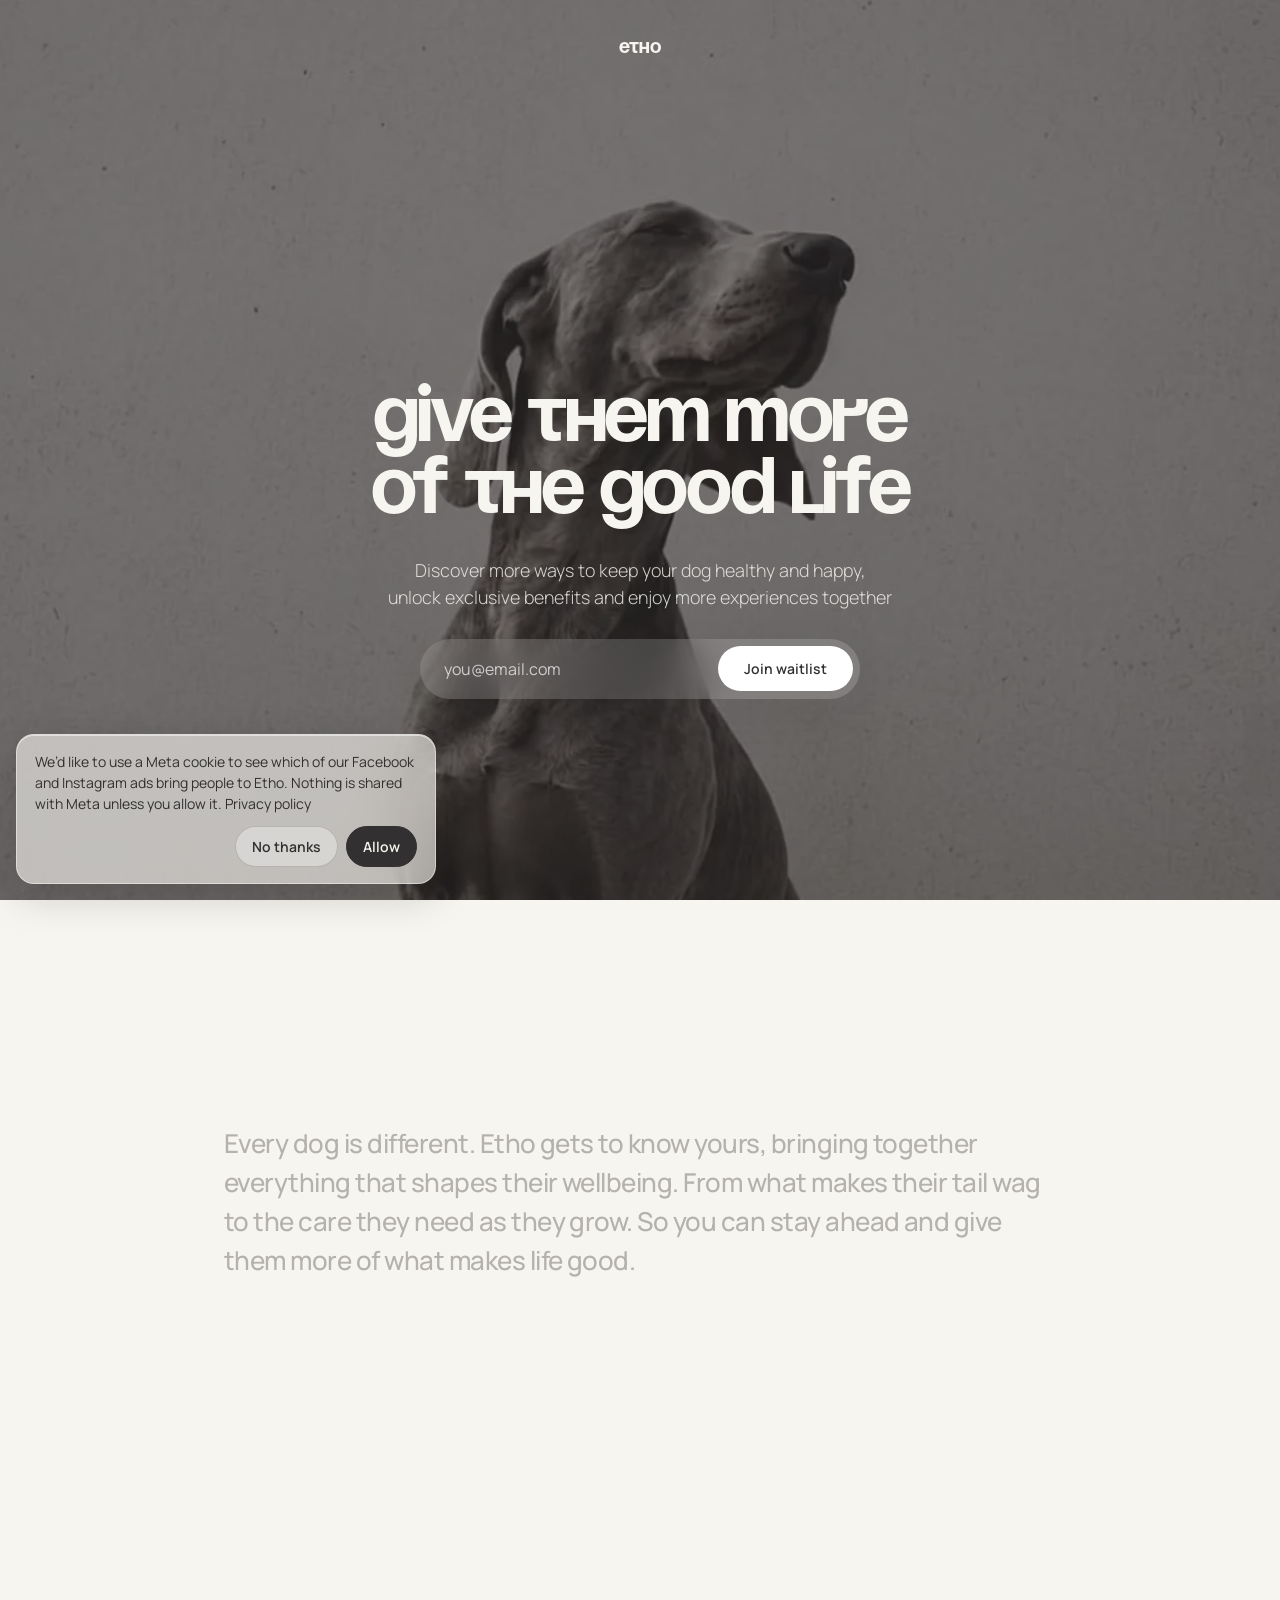
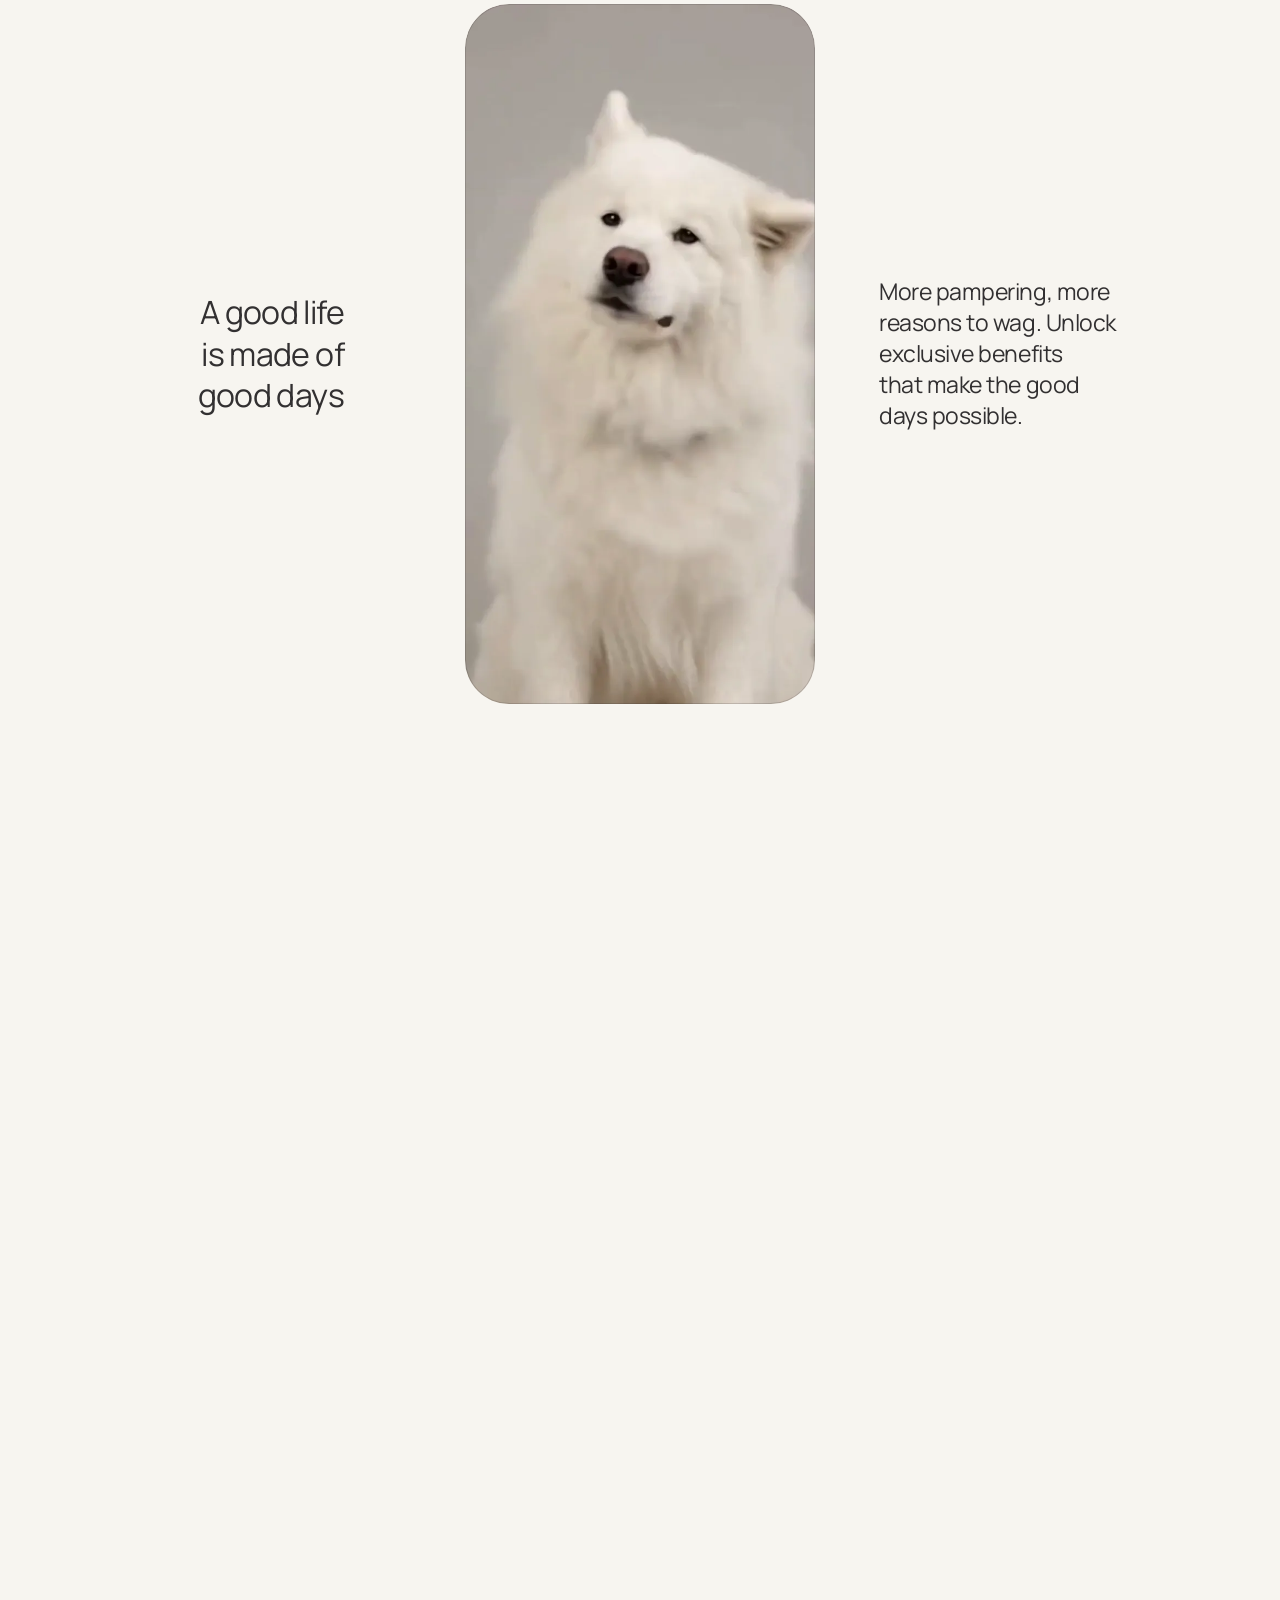
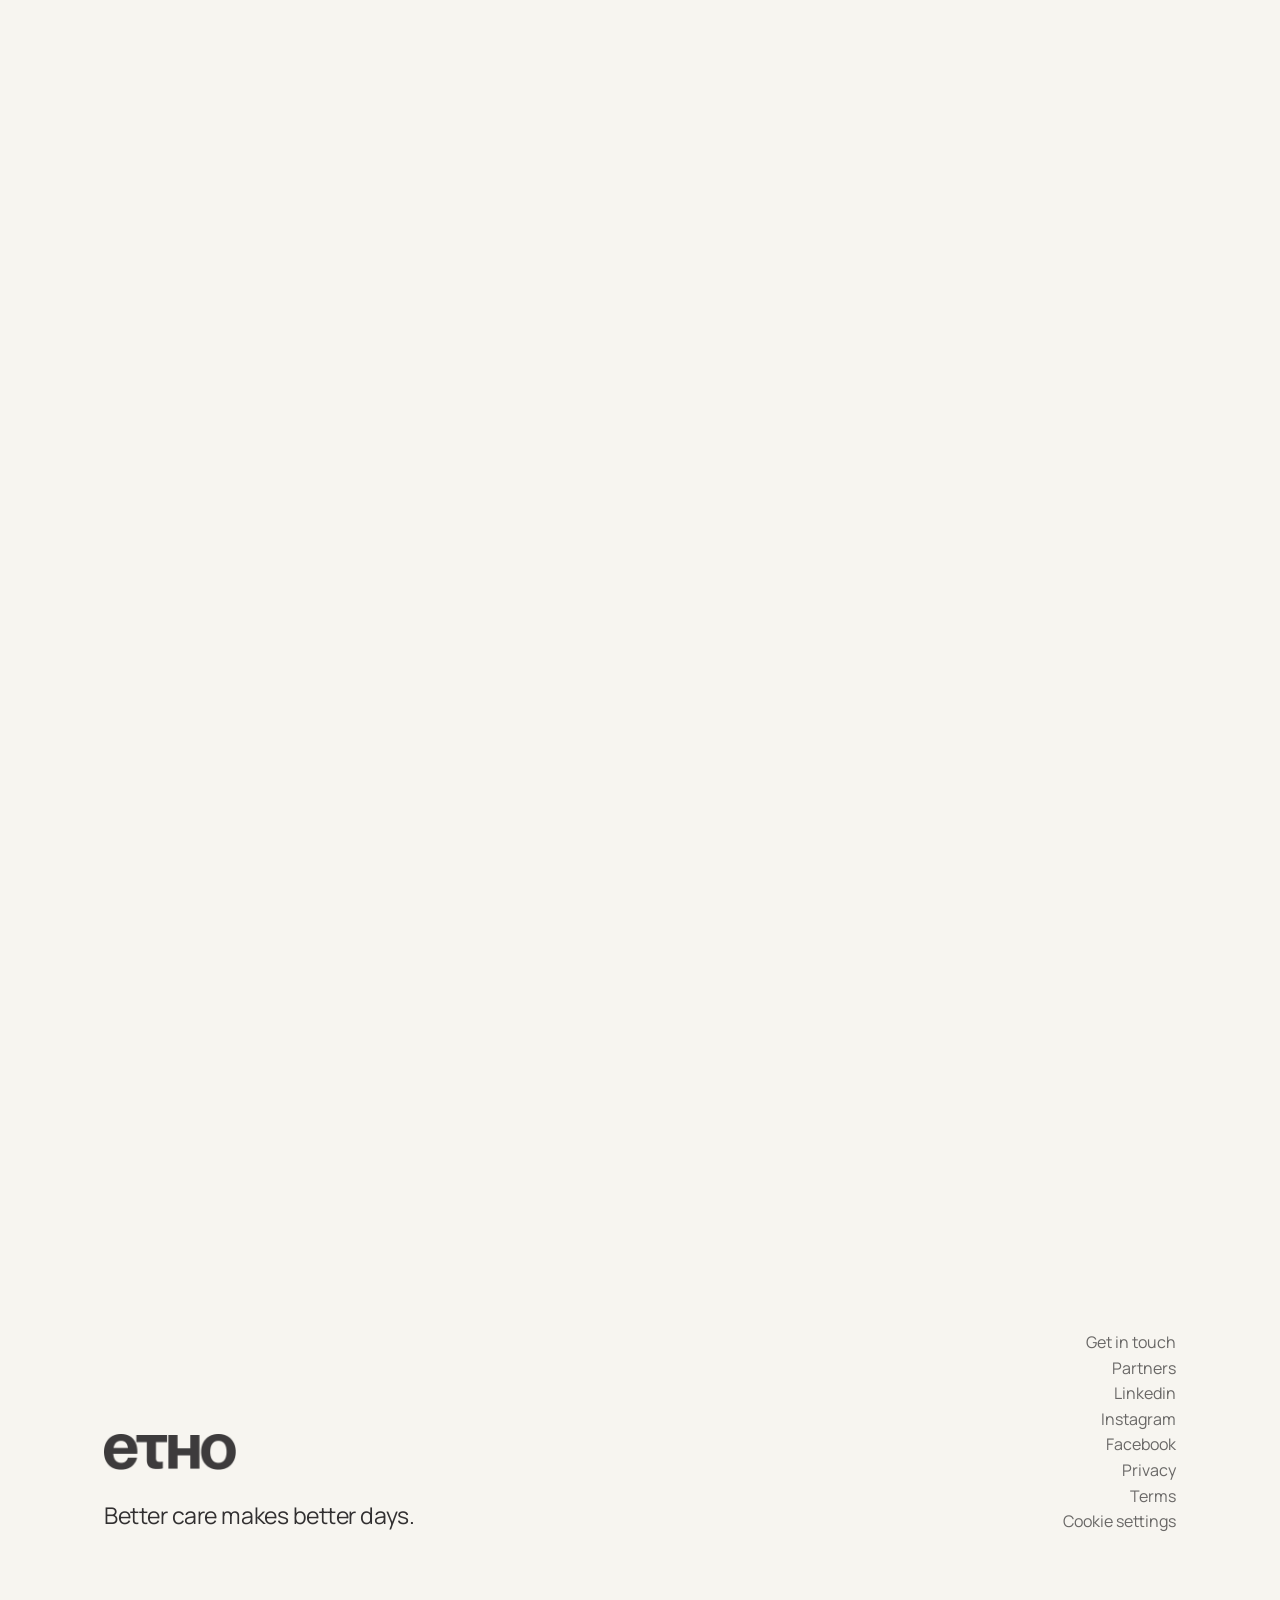
<file: index.html>
<!DOCTYPE html>
<html lang="en">
<head>
<meta charset="utf-8">
<meta name="viewport" content="width=device-width, initial-scale=1">
<title>Etho — Give them more of the good life</title>
<meta name="description" content="Personalised wellbeing for your dog. Discover grooming, training, daycare and dog-friendly experiences picked for your dog, with exclusive benefits. Join the Etho waitlist.">
<meta name="robots" content="index, follow, max-image-preview:large">
<link rel="canonical" href="https://etho.pet/">
<meta name="theme-color" content="#323031">
<meta property="og:type" content="website">
<meta property="og:site_name" content="Etho">
<meta property="og:locale" content="en_AU">
<meta property="og:url" content="https://etho.pet/">
<meta property="og:title" content="Etho — Give them more of the good life">
<meta property="og:description" content="Personalised wellbeing for your dog. Discover care, experiences and exclusive benefits picked for your dog.">
<meta property="og:image" content="https://etho.pet/assets/images/og-home.jpg">
<meta property="og:image:width" content="1200">
<meta property="og:image:height" content="630">
<meta property="og:image:alt" content="The Etho wordmark over a grey dog in warm daylight">
<meta name="twitter:card" content="summary_large_image">
<meta name="twitter:title" content="Etho — Give them more of the good life">
<meta name="twitter:description" content="Personalised wellbeing for your dog. Discover care, experiences and exclusive benefits picked for your dog.">
<meta name="twitter:image" content="https://etho.pet/assets/images/og-home.jpg">
<!-- Structured data: who Etho is, for search engines and AI assistants.
     Keep it to what the site says; no ratings, prices or street address. -->
<script type="application/ld+json">
{
  "@context": "https://schema.org",
  "@graph": [
    {
      "@type": "Organization",
      "@id": "https://etho.pet/#organization",
      "name": "Etho",
      "legalName": "Etho Pty Ltd",
      "url": "https://etho.pet/",
      "logo": {
        "@type": "ImageObject",
        "url": "https://etho.pet/assets/images/etho%20logo%20dark.png",
        "width": 276,
        "height": 76
      },
      "email": "maria@etho.pet",
      "description": "Etho is a pet services marketplace being built in Sydney, Australia. It helps dog owners discover personalised care, services, experiences and exclusive benefits, and helps pet service providers such as groomers, dog daycares, trainers and wellness therapists attract customers, fill unused capacity and become discoverable and bookable by AI agents.",
      "address": {
        "@type": "PostalAddress",
        "addressLocality": "Sydney",
        "addressRegion": "NSW",
        "addressCountry": "AU"
      },
      "areaServed": {
        "@type": "City",
        "name": "Sydney",
        "containedInPlace": { "@type": "Country", "name": "Australia" }
      },
      "contactPoint": {
        "@type": "ContactPoint",
        "contactType": "customer support",
        "email": "maria@etho.pet",
        "areaServed": "AU",
        "availableLanguage": "en"
      },
      "sameAs": [
        "https://www.linkedin.com/company/etho.pet/",
        "https://www.instagram.com/etho.pet",
        "https://www.facebook.com/profile.php?id=61593629438506"
      ]
    },
    {
      "@type": "WebSite",
      "@id": "https://etho.pet/#website",
      "url": "https://etho.pet/",
      "name": "Etho",
      "inLanguage": "en-AU",
      "publisher": { "@id": "https://etho.pet/#organization" }
    },
    {
      "@type": "WebPage",
      "@id": "https://etho.pet/#webpage",
      "url": "https://etho.pet/",
      "name": "Etho — Give them more of the good life",
      "isPartOf": { "@id": "https://etho.pet/#website" },
      "about": { "@id": "https://etho.pet/#organization" },
      "primaryImageOfPage": "https://etho.pet/assets/images/og-home.jpg",
      "inLanguage": "en-AU"
    }
  ]
}
</script>
<link rel="preload" href="assets/fonts/SoyuzGrotesk-Bold.woff2" as="font" type="font/woff2" crossorigin>
<link rel="icon" type="image/png" sizes="64x64" href="assets/images/favicon-64.png?v=3">
<link rel="icon" type="image/png" sizes="32x32" href="assets/images/favicon-32.png?v=3">
<link rel="apple-touch-icon" sizes="180x180" href="assets/images/apple-touch-icon.png?v=3">
<link rel="preload" href="assets/fonts/manrope-latin.woff2" as="font" type="font/woff2" crossorigin>
<!-- The waitlist forms' invisible spam check (Turnstile, in landing.js) loads from here. -->
<link rel="preconnect" href="https://challenges.cloudflare.com">
<link rel="stylesheet" href="css/styles.css?v=20261104">
<link rel="stylesheet" href="css/landing.css?v=20261103">
<link rel="stylesheet" href="css/home.css?v=20261030h">
<link rel="stylesheet" href="css/scenes.css?v=20261030h">
<link rel="stylesheet" href="css/consent.css?v=20261107b">
<!-- Flags that scripting is on, before anything paints. The reveal
     animation and the word-by-word paragraph are opt-in on this, so the
     page is readable without it. -->
<script>document.documentElement.classList.add('js');</script>
</head>
<body>
<div class="page">

  <!-- The wordmark, small and centred at the top of the page. -->
  <nav class="site-nav site-nav--bare" aria-label="Primary">
    <a class="site-nav__mark" href="#top">etho</a>
  </nav>

  <!-- 1 — Hero ---------------------------------------------------------- -->
  <section id="top" class="hero hero--v3 on-dark" data-section="hero">
    <video class="hero__media" src="assets/videos/grey-dog.mp4?v=2"
           autoplay muted loop playsinline preload="auto"
           aria-label="Grey dog moving in warm daylight"></video>
    <div class="hero-scrim"></div>

    <div class="hero-content hero-content--v3">
      <h1 class="hero-title">Give them more of the good life</h1>
      <p class="hero-sub">Discover more ways to keep your dog healthy and happy, unlock exclusive benefits and enjoy more experiences together</p>

      <!-- The form ships in the markup rather than being built by script,
           so it still submits with JS off (the function then sends the
           browser back to /?joined=1); landing.js upgrades it to a fetch
           and adds the stored attribution. -->
      <div id="early-access" class="access-slot">
        <form class="waitlist-form access-form" data-form-name="hero"
              action="/api/waitlist" method="POST">
          <input type="hidden" name="form" value="hero">
          <label class="u-visually-hidden" for="access-email">Email address</label>
          <input id="access-email" type="email" name="email" class="waitlist-input"
                 placeholder="you@email.com" autocomplete="email" required>
          <!-- Off-screen and ignored by assistive tech; bots fill it,
               people never see it, and the function drops anything with
               a value here. -->
          <div class="hp" aria-hidden="true">
            <label for="access-hp-field">Leave this field empty</label>
            <input id="access-hp-field" type="text" name="hp_field" tabindex="-1" autocomplete="off" aria-hidden="true">
          </div>
          <button type="submit" class="btn-solid waitlist-submit">Join waitlist</button>
        </form>
        <p class="waitlist-status" data-form-status aria-live="polite"></p>
        <noscript><p class="waitlist-status">Please turn on JavaScript to join the waitlist.</p></noscript>
      </div>
    </div>
  </section>

  <!-- 2 — The story ------------------------------------------------------ -->
  <!-- One paragraph. home.js wraps each word so it can darken them in
       turn as the reader scrolls, like the line being typed out. -->
  <section class="story" id="story" data-section="story">
    <p class="story__copy" data-scroll-words>Every dog is different. Etho gets to know yours, bringing together everything that shapes their wellbeing. From what makes their tail wag to the care they need as they grow. So you can stay ahead and give them more of what makes life good.</p>
  </section>

  <!-- 3 — Product story --------------------------------------------------- -->
  <!-- One phone, three chapters. The stage pins to the top of the screen
       for the length of the section while the trigger blocks after it
       scroll past underneath; home.js reads which trigger is in view and
       switches the text and the phone's screen to match. Each chapter's
       screen is a still with its film on top, so the still is what shows
       until the film is actually running. The first chapter ships
       active in the markup, so the section reads without a script. -->
  <section class="showcase" id="showcase" data-section="showcase" data-showcase>
    <div class="showcase__stage">

      <div class="showcase__col showcase__col--title">
        <h2 class="showcase__title is-active" data-showcase-text="0">A good life is made of good days</h2>
        <h2 class="showcase__title" data-showcase-text="1">Make the most of life together</h2>
        <h2 class="showcase__title" data-showcase-text="2">Now that’s a dog’s life</h2>
      </div>

      <div class="showcase__phone">
        <div class="showcase__screen">
          <div class="showcase__slide is-active" data-showcase-slide="0" data-showcase-chapter="0">
            <img class="showcase__still" src="assets/images/scenes/samoyed-still.webp"
                 alt="" width="720" height="1280" loading="eager" decoding="async">
            <video class="showcase__film" src="assets/videos/samoyed-shaking.mp4?v=2"
                   muted playsinline data-outro preload="none" aria-hidden="true" tabindex="-1"></video>
            <!-- The grooming scene opens the chapter, in the app's own
                 look: Hector's picks are on screen from the first frame,
                 a cursor flicks through them, opens the wash &amp; dry at
                 20% off, books it for Saturday, adds a photo and a free
                 dental check, and confirms. Then the app drops away and
                 the Samoyed shakes off his bath (data-outro: scenes.js
                 rolls it). With no script the Samoyed's still carries
                 the chapter. -->
            <div class="scene" data-scene="groom" aria-hidden="true">
              <div class="scene__app">
                <div class="sx-hello">
                  <p class="sx-greeting">Here’s to a good day</p>
                  <span class="sx-avatar"><img src="assets/images/scenes/hector.webp" alt="" loading="lazy" decoding="async"></span>
                </div>
                <p class="sx-headline">Picked for Hector</p>
                <div class="sx-rail" data-scroll="picked">
                    <div class="sx-card">
                      <div class="sx-photo"><img class="sx-focus-training" src="assets/images/scenes/dog-training.webp" alt="" loading="lazy" decoding="async"><span class="sx-pill">40% off</span></div>
                      <p class="sx-title">Group training</p>
                      <p class="sx-line sx-line--price"><s>$50</s> $30</p>
                    </div>
                    <div class="sx-card">
                      <div class="sx-photo"><img src="assets/images/scenes/pupuccino-corgis.webp" alt="" loading="lazy" decoding="async"><span class="sx-pill">Free</span></div>
                      <p class="sx-title">Pupuccino meetup</p>
                    </div>
                    <div class="sx-card">
                      <div class="sx-photo"><img src="assets/images/scenes/beach.webp" alt="" loading="lazy" decoding="async"></div>
                      <p class="sx-title">Beach walk</p>
                    </div>
                    <div class="sx-card">
                      <div class="sx-photo"><img src="assets/images/scenes/cinema.webp" alt="" loading="lazy" decoding="async"><span class="sx-pill">Free</span></div>
                      <p class="sx-title">Dog cinema</p>
                    </div>
                    <div class="sx-card">
                      <div class="sx-photo"><img src="assets/images/scenes/markets.webp" alt="" loading="lazy" decoding="async"></div>
                      <p class="sx-title">Dog markets</p>
                    </div>
                    <div class="sx-card">
                      <div class="sx-photo"><img src="assets/images/scenes/training.webp" alt="" loading="lazy" decoding="async"><span class="sx-pill">25% off</span></div>
                      <p class="sx-title">Puppy school</p>
                      <p class="sx-line sx-line--price"><s>$240</s> $180</p>
                    </div>
                    <div class="sx-card">
                      <div class="sx-photo"><img src="assets/images/scenes/ear.webp" alt="" loading="lazy" decoding="async"></div>
                      <p class="sx-title">Ear care</p>
                    </div>
                    <div class="sx-card">
                      <div class="sx-photo"><img src="assets/images/scenes/massage.webp" alt="" loading="lazy" decoding="async"><span class="sx-pill">30% off</span></div>
                      <p class="sx-title">Massage</p>
                      <p class="sx-line sx-line--price"><s>$80</s> $56</p>
                    </div>
                    <div class="sx-card" data-target="wash">
                      <div class="sx-photo"><img class="sx-groom" src="assets/images/scenes/groom.webp" alt="" loading="lazy" decoding="async"><span class="sx-pill">20% off</span></div>
                      <p class="sx-title">Wash &amp; Dry</p>
                      <p class="sx-line sx-line--price"><s>$120</s> $96</p>
                    </div>
                    <div class="sx-card">
                      <div class="sx-photo"><img src="assets/images/scenes/dental.webp" alt="" loading="lazy" decoding="async"><span class="sx-pill">Free</span></div>
                      <p class="sx-title">Dental check</p>
                    </div>
                    <div class="sx-card">
                      <div class="sx-photo"><img src="assets/images/scenes/shampoo.webp" alt="" loading="lazy" decoding="async"></div>
                      <p class="sx-title">Hair treatment</p>
                    </div>
                    <div class="sx-card">
                      <div class="sx-photo"><img src="assets/images/scenes/brush.webp" alt="" loading="lazy" decoding="async"><span class="sx-pill">40% off</span></div>
                      <p class="sx-title">Deshedding</p>
                      <p class="sx-line sx-line--price"><s>$90</s> $54</p>
                    </div>
                </div>

                <p class="sx-heading">Get Hector pampered</p>
                <div class="sx-rail sx-rail--small">
                    <div class="sx-card">
                      <div class="sx-photo"><img src="assets/images/scenes/massage.webp" alt="" loading="lazy" decoding="async"><span class="sx-pill">30% off</span></div>
                      <p class="sx-title">Massage</p>
                    </div>
                    <div class="sx-card">
                      <div class="sx-photo"><img src="assets/images/scenes/dental.webp" alt="" loading="lazy" decoding="async"><span class="sx-pill">Free</span></div>
                      <p class="sx-title">Dental check</p>
                    </div>
                    <div class="sx-card">
                      <div class="sx-photo"><img src="assets/images/scenes/shampoo.webp" alt="" loading="lazy" decoding="async"></div>
                      <p class="sx-title">Hair treatment</p>
                    </div>
                </div>
              </div>

              <div class="scene__sheet">
                <div class="scene__page scene__page--service">
                  <div class="sx-hero"><img class="sx-groom" src="assets/images/scenes/groom.webp" alt="" loading="lazy" decoding="async"><span class="sx-pill">20% off</span></div>
                  <p class="sx-meta"><span>The Fluffy Tub</span><svg viewBox="0 0 18 18"><path d="M9 1.5l2.2 4.6 5 .7-3.6 3.5.9 5-4.5-2.4-4.5 2.4.9-5L1.8 6.8l5-.7z"/></svg>4.9 · Bondi</p>
                  <p class="sx-big">Wash &amp; Dry</p>
                  <p class="sx-line">Full body wash, blow-dry and detangling</p>
                  <p class="sx-price"><s>$120</s> $96</p>
                  <div class="sx-button" data-target="book"><span>Book for Saturday</span></div>
                </div>

                <div class="scene__page scene__page--extras">
                  <p class="sx-big">Make it special</p>
                  <p class="sx-line">Add to Hector’s wash &amp; dry</p>
                  <div class="sx-rows">
                    <div class="sx-row" data-target="photo">
                      <img src="assets/images/scenes/pet-portrait.webp" alt="" loading="lazy" decoding="async">
                      <div><p class="sx-title">Post-groom photo</p><p class="sx-line">$20</p></div>
                      <span class="sx-check"><svg viewBox="0 0 24 24"><path d="M6 12.5l4 4 8-9"/></svg></span>
                    </div>
                    <div class="sx-row" data-target="dental">
                      <img src="assets/images/scenes/dental.webp" alt="" loading="lazy" decoding="async">
                      <div><p class="sx-title">Dental check</p><p class="sx-line"><span class="sx-pill">Free</span></p></div>
                      <span class="sx-check"><svg viewBox="0 0 24 24"><path d="M6 12.5l4 4 8-9"/></svg></span>
                    </div>
                    <div class="sx-row">
                      <img src="assets/images/scenes/ear.webp" alt="" loading="lazy" decoding="async">
                      <div><p class="sx-title">Ear cleaner</p><p class="sx-line">$24.50</p></div>
                      <span class="sx-check"><svg viewBox="0 0 24 24"><path d="M6 12.5l4 4 8-9"/></svg></span>
                    </div>
                  </div>
                  <p class="sx-sum"><span>Etho saving</span><b>−$24</b></p>
                  <div class="sx-button" data-target="confirm"><span>Confirm · <span data-scene-count>$96</span></span></div>
                </div>

                <div class="scene__page scene__page--done">
                  <span class="sx-done"><svg viewBox="0 0 48 48"><path d="M14 25l7 7 13-15"/></svg></span>
                  <p class="sx-big">Booked</p>
                  <div class="sx-booking">
                    <span class="sx-thumb"><img class="sx-groom" src="assets/images/scenes/groom.webp" alt="" loading="lazy" decoding="async"></span>
                    <div><p class="sx-title">Wash &amp; Dry</p><p class="sx-line">Saturday 10am · The Fluffy Tub</p></div>
                  </div>
                  <span class="sx-saved">You saved $24</span>
                </div>
              </div>

              <svg class="scene__cursor" viewBox="0 0 18 23"><path d="M2 1.5V19l4.6-4.2 3 6.8 3-1.3-2.9-6.7H16z"/></svg>
            </div>
          </div>
          <div class="showcase__slide" data-showcase-slide="1" data-showcase-chapter="1">
            <img class="showcase__still" src="assets/images/scenes/lounge-frost.webp"
                 alt="" width="800" height="800" loading="lazy" decoding="async">
            <!-- Chapter 2, first screen: a large search in the middle of
                 frosted glass. "Train my puppy…" is typed into it, the bar
                 rises, three answers come in on glass, and a success
                 screen slides up: "A+ for your pup. Perks for you.", the
                 trained puppy, and the month's saving counting up. -->
            <div class="scene scene--glass" data-scene="puppy" aria-hidden="true">
              <div class="scene__app scene__app--clear">
                <div class="sx-search sx-search--hero" data-target="search"><svg viewBox="0 0 24 24"><circle cx="11" cy="11" r="6.5"/><path d="M16 16l4 4"/></svg><span class="sx-type" data-type="Train my puppy…"></span></div>
                <div class="sx-results">
                  <div class="sx-result" data-target="school">
                    <div class="sx-result__photo"><img src="assets/images/scenes/training.webp" alt="" loading="lazy" decoding="async"><span class="sx-pill">25% off</span></div>
                    <div><p class="sx-title">Puppy school</p><p class="sx-line">200m from you<br>Starts next week</p></div>
                  </div>
                  <div class="sx-result">
                    <div class="sx-result__photo"><img src="assets/images/scenes/wine.webp" alt="" loading="lazy" decoding="async"></div>
                    <div><p class="sx-title">Puppy parents meetup 🍷</p><p class="sx-line">Every Wednesday night<br>The Wine Terrace</p></div>
                  </div>
                  <div class="sx-result">
                    <div class="sx-result__photo"><img class="sx-focus-training" src="assets/images/scenes/dog-training.webp" alt="" loading="lazy" decoding="async"><span class="sx-pill">30% off</span></div>
                    <div><p class="sx-title">Group training</p><p class="sx-line">Saturdays 10:00am<br>Bondi Junction</p></div>
                  </div>
                </div>
              </div>
              <div class="sx-success">
                <div class="sx-nav"><span class="sx-close"><svg viewBox="0 0 24 24"><path d="M6 6l12 12M18 6L6 18"/></svg></span><p>Etho Perks</p></div>
                <p class="sx-cheer">A+ for your pup.<br>Perks for you.</p>
                <div class="sx-frame"><img src="assets/images/scenes/trained-puppy.webp" alt="" loading="lazy" decoding="async"></div>
                <div class="sx-benefit"><p>Saved <b data-scene-count>$0</b> this month</p></div>
              </div>
              <svg class="scene__cursor" viewBox="0 0 18 23"><path d="M2 1.5V19l4.6-4.2 3 6.8 3-1.3-2.9-6.7H16z"/></svg>
            </div>
          </div>
          <div class="showcase__slide" data-showcase-slide="2" data-showcase-chapter="1">
            <img class="showcase__still" src="assets/images/scenes/winnie-still.webp"
                 alt="" width="720" height="1280" loading="lazy" decoding="async">
            <video class="showcase__film" src="assets/videos/winnie-stairs.mp4"
                   muted playsinline data-outro preload="none" aria-hidden="true" tabindex="-1"></video>
            <!-- Chapter 2, second screen: Winnie the Dachshund. She steps
                 down the sofa stairs (the film, which the scene rolls) and
                 a glass search rises over her; "Winnie has hip pain" is
                 typed, the film frosts over,
                 the page comes in with three large therapies, the cursor
                 books hydrotherapy, and a confirmation like the puppy's
                 success screen slides up with "The little extras matter":
                 the cursor picks the dog ramp and taps Shop. -->
            <div class="scene scene--glass scene--winnie" data-scene="winnie" aria-hidden="true">
              <div class="sx-veil"></div>
              <div class="sx-page"></div>
              <div class="scene__app scene__app--clear">
                <div class="sx-hello">
                  <p class="sx-greeting">Here’s to a good day</p>
                  <span class="sx-avatar"><img src="assets/images/scenes/winnie-avatar.webp" alt="" loading="lazy" decoding="async"></span>
                </div>
                <div class="sx-search sx-search--hero" data-target="search"><svg viewBox="0 0 24 24"><circle cx="11" cy="11" r="6.5"/><path d="M16 16l4 4"/></svg><span class="sx-type" data-type="Winnie has hip pain"></span></div>
                <div class="sx-tcards">
                  <p class="sx-subhead">Therapies near you</p>
                  <div class="sx-tcard" data-target="hydro">
                    <div class="sx-tcard__photo"><img class="sx-focus-hydro" src="assets/images/scenes/hydro.webp" alt="" loading="lazy" decoding="async"><span class="sx-pill">15% off</span></div>
                    <div><p class="sx-title">Hydrotherapy</p><p class="sx-line">Dogue Wellness<br>1.2 km · Thursdays 4pm</p></div>
                  </div>
                  <div class="sx-tcard">
                    <div class="sx-tcard__photo"><img class="sx-focus-redlight" src="assets/images/scenes/redlight.webp" alt="" loading="lazy" decoding="async"></div>
                    <div><p class="sx-title">Red light therapy</p><p class="sx-line">Calm Paws Clinic<br>Bondi</p></div>
                  </div>
                  <div class="sx-tcard">
                    <div class="sx-tcard__photo"><img class="sx-focus-pilates" src="assets/images/scenes/pilates.webp?v=2" alt="" loading="lazy" decoding="async"></div>
                    <div><p class="sx-title">Pilates with pups</p><p class="sx-line">Saturdays 9am<br>Bronte</p></div>
                  </div>
                </div>
              </div>
              <div class="sx-success sx-success--extras">
                <div class="sx-nav"><span class="sx-close"><svg viewBox="0 0 24 24"><path d="M6 6l12 12M18 6L6 18"/></svg></span><p>Dogue Wellness</p></div>
                <p class="sx-cheer">Hydrotherapy booked.<br>Thursday, 4pm.</p>
                <div class="sx-extras">
                  <p class="sx-subhead">The little extras matter</p>
                  <div class="sx-extras__row">
                    <div class="sx-extra" data-target="ramp">
                      <div class="sx-extra__photo"><img src="assets/images/scenes/ramp.webp" alt="" loading="lazy" decoding="async"><span class="sx-check"><svg viewBox="0 0 24 24"><path d="M6 12.5l4 4 8-9"/></svg></span></div>
                      <p class="sx-title">Dog ramp</p><p class="sx-line sx-line--price"><s>$110</s> $89</p>
                    </div>
                    <div class="sx-extra">
                      <div class="sx-extra__photo"><img class="sx-focus-feeder" src="assets/images/scenes/feeder.webp" alt="" loading="lazy" decoding="async"></div>
                      <p class="sx-title">Raised feeder</p><p class="sx-line sx-line--price">$45</p>
                    </div>
                  </div>
                </div>
                <div class="sx-benefit sx-benefit--shop">
                  <div class="sx-total"><p><span>Total savings</span><b data-scene-count>$0</b></p></div>
                  <div class="sx-button" data-target="shop"><span class="sx-shop__label">Shop</span><span class="sx-shop__done"><svg viewBox="0 0 24 24"><path d="M5 12.5l4.5 4.5L19 7.5"/></svg>Ramp added</span></div>
                </div>
              </div>
              <svg class="scene__cursor" viewBox="0 0 18 23"><path d="M2 1.5V19l4.6-4.2 3 6.8 3-1.3-2.9-6.7H16z"/></svg>
            </div>
          </div>
          <div class="showcase__slide" data-showcase-slide="3" data-showcase-chapter="2">
            <img class="showcase__still" src="assets/images/Web_Image_3.webp"
                 alt="" width="941" height="1672" loading="lazy" decoding="async">
            <!-- Chapter 3: a weekend away for Bobbi's birthday. A
                 notification drops in over the lock screen; tapping it
                 opens Etho on three dog-friendly stays. The cursor opens
                 the hotel, opens the free welcome pupcake and picks
                 a flavour, adds an outdoor dinner, and books it. -->
            <div class="scene scene--trip" data-scene="trip" aria-hidden="true">
              <div class="sx-lock">
                <svg class="sx-lock__padlock" viewBox="0 0 24 24"><rect x="5" y="10.5" width="14" height="10" rx="2.4"/><path d="M8 10.5V8a4 4 0 0 1 8 0v2.5"/></svg>
                <p class="sx-lock__date">Thursday 30 October</p>
                <p class="sx-lock__time">9:41</p>
                <span class="sx-lock__btn sx-lock__btn--left"><svg viewBox="0 0 24 24"><path d="M9 3h6l-1 5h-4zM10 8h4v9a2 2 0 0 1-4 0z"/></svg></span>
                <span class="sx-lock__btn sx-lock__btn--right"><svg viewBox="0 0 24 24"><rect x="3" y="7" width="18" height="13" rx="2.5"/><circle cx="12" cy="13.5" r="3.4"/><path d="M8.5 7l1.5-2.5h4L15.5 7"/></svg></span>
                <span class="sx-lock__bar"></span>
              </div>
              <div class="sx-notif" data-target="notif">
                <span class="sx-notif__icon"><svg viewBox="0 0 100 100"><path d="M55.7,0C57.5,0.1 61.1,1.3 62.7,2.1C64.3,2.9 64.8,3.8 65.5,4.9C66.3,5.9 66.7,6.6 67.2,8.4C67.8,10.1 68.4,11.8 68.6,15.3C68.9,18.9 66.7,28.3 68.6,29.6C70.6,31 78,24.5 80.5,23.3C82.9,22.2 81.5,22.6 83.3,22.6C85,22.6 89.2,23 90.9,23.3C92.7,23.7 92.6,23.6 93.7,24.7C94.9,25.9 97.2,27.7 97.9,30.3C98.7,32.9 98.5,37.9 98.3,40.4C98,42.9 97.3,43.8 96.5,45.3C95.7,46.7 96.1,47.3 93.4,49.1C90.7,51 81.4,53.6 80.5,56.4C79.6,59.3 86.5,63.2 88.2,66.2C89.8,69.2 90.2,71.8 90.6,74.2C90.9,76.7 90.6,78.9 90.2,80.8C89.9,82.8 89.4,84.3 88.5,86.1C87.6,87.9 86.4,90 85,91.6C83.7,93.3 82.4,94.8 80.5,96.2C78.6,97.5 75.4,99 73.5,99.7C71.6,100.3 70.4,100.1 69,100C67.6,99.9 66.8,99.8 65.2,99C63.5,98.1 60.6,96.4 58.9,95.1C57.2,93.8 57.1,94.1 55.1,91.3C53,88.5 48.4,79.9 46.7,78.4C44.9,76.9 45.7,80.3 44.6,82.2C43.5,84.1 41.3,88 40.1,89.9C38.8,91.8 38.1,92.3 36.9,93.4C35.8,94.4 34.5,95.4 33.1,96.2C31.7,96.9 31.1,97.7 28.6,97.9C26,98.1 20.4,98 17.8,97.6C15.2,97.1 14.3,96.1 12.9,95.1C11.4,94.1 10.3,93.5 9.1,91.6C7.8,89.8 5.8,86.6 5.2,84C4.6,81.3 4.8,78.6 5.6,75.6C6.4,72.6 7.9,69.5 10.1,65.9C12.3,62.3 19.5,57.5 18.8,54C18.2,50.5 9,47.5 6.3,44.9C3.5,42.4 3.3,40.8 2.4,38.7C1.6,36.6 1.5,34.1 1.4,32.4C1.3,30.7 1.5,30 2.1,28.6C2.7,27.1 3.9,25 4.9,23.7C5.9,22.4 6.4,21.8 8,20.9C9.6,20 12.5,18.6 14.6,18.1C16.7,17.7 18.2,17.7 20.6,18.1C22.9,18.6 26.1,19.8 28.6,20.9C31,22 33,23.2 35.2,24.7C37.3,26.2 39.5,32.8 41.5,30C43.4,27.2 45.3,12.8 47,8C48.8,3.3 50.5,2.7 51.9,1.4C53.4,0.1 53.9,-0.1 55.7,0Z"/></svg></span>
                <div><p class="sx-notif__app">Etho <span>now</span></p><p class="sx-title">Bobbi’s birthday is in 1 week 🎂</p><p class="sx-line">Plan something special for her</p></div>
              </div>
              <div class="scene__app scene__app--trip">
                <p class="sx-headline">Weekend getaways</p>
                <p class="sx-line sx-line--lead">Dog-friendly stays for Bobbi’s birthday</p>
                <div class="sx-tcards sx-tcards--trip">
                  <div class="sx-tcard">
                    <div class="sx-tcard__photo"><img class="sx-focus-cabin" src="assets/images/scenes/stay-cabin.webp?v=2" alt="" loading="lazy" decoding="async"><span class="sx-pill">20% off</span></div>
                    <div><p class="sx-title">Tiny Cabin Blue Mountains</p><p class="sx-line">2 nights<br>Free pupcake</p></div>
                  </div>
                  <div class="sx-tcard" data-target="hotel">
                    <div class="sx-tcard__photo"><img class="sx-focus-hotel" src="assets/images/scenes/stay-hotel.webp" alt="" loading="lazy" decoding="async"><span class="sx-pill">25% off</span></div>
                    <div><p class="sx-title">Palm Beach Hotel</p><p class="sx-line">Beachfront rooms<br>Dogs on the sand</p></div>
                  </div>
                  <div class="sx-tcard">
                    <div class="sx-tcard__photo"><img class="sx-focus-farm" src="assets/images/scenes/stay-farm.webp?v=2" alt="" loading="lazy" decoding="async"><span class="sx-pill">15% off</span></div>
                    <div><p class="sx-title">Conto’s Farm Stay</p><p class="sx-line">Cottage in Central Coast<br>Paddocks to roam</p></div>
                  </div>
                </div>
              </div>
              <div class="scene__sheet scene__sheet--trip">
                <div class="scene__page">
                  <div class="sx-hero sx-hero--trip"><img class="sx-focus-bed" src="assets/images/scenes/hotel-bed.webp" alt="" loading="lazy" decoding="async"><span class="sx-pill">25% off</span></div>
                  <p class="sx-big">Palm Beach Hotel</p>
                  <p class="sx-price"><s>$560</s> $420 <span class="sx-price__note">· 2 nights</span></p>
                  <div class="sx-pupcake">
                    <div class="sx-pupcake__head" data-target="cake">
                      <span class="sx-pupcake__photo"><img src="assets/images/scenes/pupcake.webp" alt="" loading="lazy" decoding="async"></span>
                      <div><p class="sx-title">Welcome pupcake <span class="sx-pill">Free</span></p>
                        <p class="sx-line"><span class="sx-pupcake__ask">Choose a flavour</span><span class="sx-pupcake__pick">Pumpkin</span></p></div>
                      <svg class="sx-chevron" viewBox="0 0 24 24"><path d="M7 10l5 5 5-5"/></svg>
                    </div>
                    <div class="sx-flavours"><div class="sx-chips"><span class="sx-chip">Vanilla</span><span class="sx-chip" data-target="pumpkin">Pumpkin</span><span class="sx-chip">Apple</span></div></div>
                  </div>
                  <div class="sx-row" data-target="dinner">
                    <img src="assets/images/scenes/wine.webp" alt="" loading="lazy" decoding="async">
                    <div><p class="sx-title">Dinner reservation</p><p class="sx-line">Outdoor seating · Sat 7pm</p></div>
                    <span class="sx-check"><svg viewBox="0 0 24 24"><path d="M6 12.5l4 4 8-9"/></svg></span>
                  </div>
                  <div class="sx-button" data-target="book"><span class="sx-book__label">Book weekend</span><span class="sx-book__done"><svg viewBox="0 0 24 24"><path d="M5 12.5l4.5 4.5L19 7.5"/></svg>Booked for Bobbi</span></div>
                </div>
              </div>
              <div class="sx-success sx-success--party">
                <div class="sx-nav"><span class="sx-close"><svg viewBox="0 0 24 24"><path d="M6 6l12 12M18 6L6 18"/></svg></span><p>Palm Beach Hotel</p></div>
                <p class="sx-cheer">Birthday plans<br>sorted 🎂</p>
                <div class="sx-booking sx-booking--party">
                  <span class="sx-thumb"><img class="sx-focus-bed" src="assets/images/scenes/hotel-bed.webp" alt="" loading="lazy" decoding="async"></span>
                  <div><p class="sx-title">Bobbi’s birthday weekend</p><p class="sx-line">2 nights · Pupcake · Dinner Sat 7pm</p></div>
                </div>
                <div class="sx-benefit sx-benefit--party"><p>Total savings <b data-scene-count>$0</b></p></div>
                <div class="sx-outfits">
                  <div class="sx-outfits__head"><div><p class="sx-title">Browse birthday outfits</p><p class="sx-line">For you and Bobbi</p></div><span class="sx-outfits__shop">Shop →</span></div>
                  <div class="sx-outfits__row"><div class="sx-outfit"><span class="sx-outfit__img"><img class="sx-focus-hatbow" src="assets/images/scenes/outfit-hatbow.webp" alt="" loading="lazy" decoding="async"></span><p class="sx-title">Birthday hat &amp; bow</p><p class="sx-line sx-line--price">$45</p></div><div class="sx-outfit"><span class="sx-outfit__img"><img class="sx-focus-bandana" src="assets/images/scenes/outfit-bandana.webp" alt="" loading="lazy" decoding="async"></span><p class="sx-title">Matching bandana</p><p class="sx-line sx-line--price">$119</p></div><div class="sx-outfit"><span class="sx-outfit__img"><img class="sx-focus-hat" src="assets/images/scenes/outfit-hat.webp" alt="" loading="lazy" decoding="async"></span><p class="sx-title">Hat</p><p class="sx-line sx-line--price">$59</p></div></div>
                </div>
                <div class="sx-confetti" aria-hidden="true"><span style="--x:32.4%;--d:154ms;--t:2104ms;--r:-277deg;--s:1.17;--c:#F4C542"></span><span style="--x:36.4%;--d:59ms;--t:2219ms;--r:-259deg;--s:0.84;--c:#9BD08A"></span><span style="--x:8.6%;--d:92ms;--t:2264ms;--r:270deg;--s:1.17;--c:#F4C542"></span><span style="--x:91.1%;--d:645ms;--t:2342ms;--r:-535deg;--s:1.06;--c:#F4C542"></span><span style="--x:93.8%;--d:47ms;--t:2270ms;--r:-388deg;--s:0.99;--c:#C79BE0"></span><span style="--x:13.1%;--d:315ms;--t:2273ms;--r:-292deg;--s:1.06;--c:#000000"></span><span style="--x:19.7%;--d:99ms;--t:2260ms;--r:-528deg;--s:0.83;--c:#E86A5C"></span><span style="--x:48.7%;--d:544ms;--t:2137ms;--r:478deg;--s:1.06;--c:#9BD08A"></span><span style="--x:36.0%;--d:254ms;--t:2513ms;--r:-597deg;--s:1.15;--c:#F4C542"></span><span style="--x:56.0%;--d:537ms;--t:2206ms;--r:613deg;--s:1.00;--c:#C79BE0"></span><span style="--x:94.1%;--d:120ms;--t:2224ms;--r:324deg;--s:1.14;--c:#E86A5C"></span><span style="--x:89.7%;--d:431ms;--t:1740ms;--r:-631deg;--s:1.05;--c:#F29BB8"></span><span style="--x:84.3%;--d:321ms;--t:2048ms;--r:544deg;--s:1.02;--c:#F29BB8"></span><span style="--x:44.9%;--d:95ms;--t:1976ms;--r:596deg;--s:1.10;--c:#F4C542"></span><span style="--x:70.7%;--d:317ms;--t:2362ms;--r:385deg;--s:1.12;--c:#000000"></span><span style="--x:34.6%;--d:472ms;--t:2063ms;--r:-552deg;--s:0.85;--c:#F4C542"></span><span style="--x:22.5%;--d:294ms;--t:1832ms;--r:-443deg;--s:0.98;--c:#F29BB8"></span><span style="--x:48.7%;--d:170ms;--t:2159ms;--r:521deg;--s:0.93;--c:#E86A5C"></span><span style="--x:79.0%;--d:563ms;--t:1985ms;--r:423deg;--s:1.11;--c:#9BD08A"></span><span style="--x:92.0%;--d:154ms;--t:1784ms;--r:-317deg;--s:0.90;--c:#E86A5C"></span><span style="--x:3.1%;--d:603ms;--t:1886ms;--r:384deg;--s:0.80;--c:#9BD08A"></span><span style="--x:52.3%;--d:624ms;--t:2279ms;--r:304deg;--s:1.11;--c:#C79BE0"></span><span style="--x:91.3%;--d:670ms;--t:2392ms;--r:-473deg;--s:1.20;--c:#F29BB8"></span><span style="--x:91.5%;--d:696ms;--t:2517ms;--r:443deg;--s:0.98;--c:#F4C542"></span><span style="--x:47.3%;--d:410ms;--t:1763ms;--r:-274deg;--s:1.24;--c:#9BD08A"></span><span style="--x:17.3%;--d:348ms;--t:2315ms;--r:-292deg;--s:0.80;--c:#E86A5C"></span><span style="--x:52.4%;--d:372ms;--t:2328ms;--r:-276deg;--s:1.19;--c:#C79BE0"></span><span style="--x:37.4%;--d:649ms;--t:1958ms;--r:548deg;--s:0.96;--c:#F4C542"></span><span style="--x:12.8%;--d:499ms;--t:2177ms;--r:487deg;--s:0.94;--c:#E86A5C"></span><span style="--x:11.6%;--d:350ms;--t:2458ms;--r:485deg;--s:1.17;--c:#E86A5C"></span><span style="--x:50.5%;--d:210ms;--t:2240ms;--r:315deg;--s:1.11;--c:#F4C542"></span><span style="--x:73.3%;--d:305ms;--t:2358ms;--r:-596deg;--s:1.18;--c:#C79BE0"></span><span style="--x:36.5%;--d:171ms;--t:2064ms;--r:-512deg;--s:1.04;--c:#C79BE0"></span><span style="--x:33.0%;--d:228ms;--t:2327ms;--r:-652deg;--s:0.91;--c:#9BD08A"></span><span style="--x:71.5%;--d:232ms;--t:1904ms;--r:422deg;--s:1.13;--c:#F4C542"></span><span style="--x:76.3%;--d:483ms;--t:1965ms;--r:-594deg;--s:1.07;--c:#7FB7E6"></span></div>
              </div>
              <svg class="scene__cursor" viewBox="0 0 18 23"><path d="M2 1.5V19l4.6-4.2 3 6.8 3-1.3-2.9-6.7H16z"/></svg>
            </div>
          </div>
        </div>
      </div>

      <div class="showcase__col showcase__col--copy">
        <p class="showcase__copy is-active" data-showcase-text="0">More pampering, more reasons to wag. Unlock exclusive benefits that make the good days possible.</p>
        <p class="showcase__copy" data-showcase-text="1">Know what matters most. Give them the care, attention and training they deserve.</p>
        <p class="showcase__copy" data-showcase-text="2">More adventures, more celebrations and more unforgettable moments together.</p>
      </div>

    </div>

    <!-- Structural: one screen of scroll per slide. -->
    <div class="showcase__trigger" data-showcase-trigger="0" aria-hidden="true"></div>
    <div class="showcase__trigger" data-showcase-trigger="1" aria-hidden="true"></div>
    <div class="showcase__trigger" data-showcase-trigger="2" aria-hidden="true"></div>
    <div class="showcase__trigger" data-showcase-trigger="3" aria-hidden="true"></div>
  </section>

  <!-- 4 — Footer ---------------------------------------------------------- -->
  <footer class="foot" data-section="footer">
    <div class="foot__brand">
      <img class="foot__logo" src="assets/images/etho%20logo%20dark.png" alt="Etho"
           width="276" height="76" loading="lazy" decoding="async">
      <p class="foot__tagline">Better care makes better days.</p>
    </div>
    <nav class="foot__links" aria-label="Footer">
      <a href="mailto:maria@etho.pet">Get in touch</a>
      <a href="/partners">Partners</a>
      <a href="https://www.linkedin.com/company/etho.pet/" target="_blank" rel="noopener">Linkedin</a>
      <a href="https://www.instagram.com/etho.pet" target="_blank" rel="noopener">Instagram</a>
      <a href="https://www.facebook.com/profile.php?id=61593629438506" target="_blank" rel="noopener">Facebook</a>
      <a href="/privacy">Privacy</a>
      <a href="/terms">Terms</a>
      <button type="button" class="consent-link" data-consent-settings>Cookie settings</button>
    </nav>
  </footer>
</div>

<!-- Pinned to the foot of the screen once the hero has scrolled away, on
     every screen size — see initStickyCta() in landing.js. It is the same
     form as the hero's, named so the analytics can tell the two apart. -->
<div class="sticky-cta sticky-cta--form" data-sticky-cta>
  <div class="access-slot sticky-cta__slot">
    <form class="waitlist-form access-form" data-form-name="sticky"
          action="/api/waitlist" method="POST">
      <input type="hidden" name="form" value="sticky">
      <label class="u-visually-hidden" for="sticky-email">Email address</label>
      <input id="sticky-email" type="email" name="email" class="waitlist-input"
             placeholder="you@email.com" autocomplete="email" required>
      <div class="hp" aria-hidden="true">
        <label for="sticky-hp-field">Leave this field empty</label>
        <input id="sticky-hp-field" type="text" name="hp_field" tabindex="-1" autocomplete="off" aria-hidden="true">
      </div>
      <button type="submit" class="btn-solid waitlist-submit">Join waitlist</button>
    </form>
    <p class="waitlist-status" data-form-status aria-live="polite"></p>
  </div>
</div>

<!-- The dog profile modal. profile.js opens it the moment a waitlist
     email is submitted and posts the answers to /api/profile. One
     question a screen, a progress bar across the top; a native
     <dialog>, closed by ×, Escape or a tap outside at any point. -->
<dialog id="dog-profile" class="profile" aria-labelledby="profile-title">
  <div class="profile__progress" aria-hidden="true"><span class="profile__bar" data-profile-bar></span></div>

  <form class="profile__form" action="/api/profile" method="POST" novalidate data-profile-form>
    <input type="hidden" name="email" value="">

    <div class="profile__top">
      <button type="button" class="profile__nav" aria-label="Back" data-profile-back hidden>
        <svg width="10" height="16" viewBox="0 0 10 16" aria-hidden="true"><path d="M8 1.5L2 8l6 6.5" fill="none" stroke="currentColor" stroke-width="1.8" stroke-linecap="round" stroke-linejoin="round"/></svg>
      </button>
      <span class="profile__status">🎁 Unlocking your early access benefits…</span>
      <button type="button" class="profile__nav" aria-label="Close" data-profile-close>&times;</button>
    </div>

    <div class="profile__body">
    <!-- {dog} becomes the dog's name once there is one, else "your dog". -->
    <div class="profile__step" role="group" data-step="dogName">
      <h2 class="profile__question" id="profile-title">You’re in. Who’s the lucky dog?</h2>
      <p class="profile__lead">Complete a few steps for personalised recommendations, birthday surprises and early member perks.</p>
      <input class="profile__input" type="text" name="dogName" maxlength="60" autocomplete="off"
             enterkeyhint="next" aria-label="Dog’s name" placeholder="Your dog’s name" required>
      <p class="profile__error" data-step-error aria-live="polite"></p>
    </div>

    <div class="profile__step" role="group" data-step="dogBreed" hidden>
      <h2 class="profile__question" data-question="What breed is {dog}?"></h2>
      <!-- A combobox: the list opens under the field at its width and
           filters as you type; anything typed is still accepted. -->
      <div class="picker" data-picker="breed">
        <input class="profile__input" type="text" name="dogBreed" maxlength="80"
               autocomplete="off" autocorrect="off" autocapitalize="words" spellcheck="false"
               enterkeyhint="next" placeholder="Start typing…" required
               role="combobox" aria-label="Breed" aria-autocomplete="list"
               aria-expanded="false" aria-controls="breed-listbox" data-picker-trigger>
        <ul class="picker__list" id="breed-listbox" role="listbox" aria-label="Breeds" hidden data-picker-list></ul>
      </div>
      <!-- Shown once the breed is "Mixed": which breeds are in the mix. -->
      <input class="profile__input" type="text" name="dogBreedMix" maxlength="80" autocomplete="off"
             autocapitalize="words" enterkeyhint="next" aria-label="Which breeds are in the mix?"
             placeholder="Which breeds? e.g. Kelpie x Border Collie" data-breed-mix hidden>
      <p class="profile__error" data-step-error aria-live="polite"></p>
    </div>

    <div class="profile__step" role="group" data-step="dogAge" data-optional hidden>
      <h2 class="profile__question" data-question="How old is {dog}?"></h2>
      <div class="profile__unit">
        <input class="profile__input" type="number" name="dogAge" min="0" max="30" step="0.5"
               inputmode="decimal" enterkeyhint="next" aria-label="Age in years">
        <span class="profile__unit-label">years</span>
      </div>
      <p class="profile__error" data-step-error aria-live="polite"></p>
    </div>

    <div class="profile__step" role="group" data-step="dogBirthday" data-optional hidden>
      <h2 class="profile__question" data-question="When’s {dog}’s birthday? 🎂"></h2>
      <div class="profile__pair">
        <div class="picker is-empty" data-picker="day">
          <input type="hidden" name="dogBirthdayDay" value="">
          <button type="button" class="profile__input profile__select" role="combobox"
                  aria-haspopup="listbox" aria-expanded="false" aria-controls="day-listbox"
                  aria-label="Day" data-picker-trigger><span data-picker-label>Day</span></button>
          <ul class="picker__list" id="day-listbox" role="listbox" aria-label="Day" hidden data-picker-list></ul>
        </div>
        <div class="picker is-empty" data-picker="month">
          <input type="hidden" name="dogBirthdayMonth" value="">
          <button type="button" class="profile__input profile__select" role="combobox"
                  aria-haspopup="listbox" aria-expanded="false" aria-controls="month-listbox"
                  aria-label="Month" data-picker-trigger><span data-picker-label>Month</span></button>
          <ul class="picker__list" id="month-listbox" role="listbox" aria-label="Month" hidden data-picker-list></ul>
        </div>
      </div>
      <p class="profile__error" data-step-error aria-live="polite"></p>
    </div>

    <div class="profile__step" role="group" data-step="ownerName" hidden>
      <h2 class="profile__question">Who’s their human?</h2>
      <input class="profile__input" type="text" name="ownerName" maxlength="60" autocomplete="given-name"
             enterkeyhint="next" aria-label="Your name" placeholder="Your name" required>
      <p class="profile__error" data-step-error aria-live="polite"></p>
    </div>

    <div class="profile__step" role="group" data-step="loves" data-optional hidden>
      <h2 class="profile__question" data-question="What makes {dog} happy?"></h2>
      <p class="profile__hint">Pick as many as you like.</p>
      <div class="profile__chips">
        <button type="button" class="chip" data-chip="walks" data-chip-group="loves" aria-pressed="false">Walks</button>
        <button type="button" class="chip" data-chip="food" data-chip-group="loves" aria-pressed="false">Food</button>
        <button type="button" class="chip" data-chip="swimming" data-chip-group="loves" aria-pressed="false">Swimming</button>
        <button type="button" class="chip" data-chip="other dogs" data-chip-group="loves" aria-pressed="false">Other dogs</button>
        <button type="button" class="chip" data-chip="toys" data-chip-group="loves" aria-pressed="false">Toys</button>
        <button type="button" class="chip" data-chip="cuddles" data-chip-group="loves" aria-pressed="false">Cuddles</button>
        <button type="button" class="chip" data-chip="learning tricks" data-chip-group="loves" aria-pressed="false">Learning tricks</button>
        <button type="button" class="chip" data-chip="car rides" data-chip-group="loves" aria-pressed="false">Car rides</button>
        <button type="button" class="chip" data-chip="sleeping" data-chip-group="loves" aria-pressed="false">Sleeping</button>
      </div>
    </div>

    <div class="profile__step" role="group" data-step="struggles" data-optional hidden>
      <h2 class="profile__question" data-question="Last thing, what does {dog} struggle with?"></h2>
      <p class="profile__hint">Pick as many as you like.</p>
      <div class="profile__chips">
        <button type="button" class="chip" data-chip="being left alone" data-chip-group="struggles" aria-pressed="false">Being left alone</button>
        <button type="button" class="chip" data-chip="pulling on lead" data-chip-group="struggles" aria-pressed="false">Pulling on lead</button>
        <button type="button" class="chip" data-chip="rainy days" data-chip-group="struggles" aria-pressed="false">Rainy days</button>
        <button type="button" class="chip" data-chip="weight" data-chip-group="struggles" aria-pressed="false">Weight</button>
        <button type="button" class="chip" data-chip="anxiety" data-chip-group="struggles" aria-pressed="false">Anxiety</button>
        <button type="button" class="chip" data-chip="allergies" data-chip-group="struggles" aria-pressed="false">Allergies</button>
        <button type="button" class="chip" data-chip="grooming" data-chip-group="struggles" aria-pressed="false">Grooming</button>
        <button type="button" class="chip" data-chip="health issues" data-chip-group="struggles" aria-pressed="false">Health issues</button>
        <button type="button" class="chip" data-chip="car" data-chip-group="struggles" aria-pressed="false">Car</button>
        <button type="button" class="chip" data-chip="nail trimming" data-chip-group="struggles" aria-pressed="false">Nail trimming</button>
        <button type="button" class="chip" data-chip="other" data-chip-group="struggles" aria-pressed="false">Other</button>
      </div>
      <!-- Shown while "Other" is pressed: what else they struggle with. -->
      <input class="profile__input" type="text" name="strugglesOther" maxlength="80" autocomplete="off"
             enterkeyhint="done" aria-label="What else do they struggle with?"
             placeholder="Tell us what" data-other-for="struggles" hidden>
    </div>

    <p class="profile__error" data-profile-error aria-live="polite"></p>
    <div class="profile__actions">
      <button type="button" class="profile__skip" data-profile-skip hidden>Skip</button>
      <button type="submit" class="btn-solid profile__submit" data-profile-next>Next</button>
    </div>
    </div>
  </form>

  <div class="profile__done" data-profile-done hidden>
    <button type="button" class="profile__nav profile__done-close" aria-label="Close" data-profile-close>&times;</button>
    <div class="profile__emoji" aria-hidden="true">🎉</div>
    <h2 class="profile__question" id="profile-done-title">You and <span data-dog-name></span> are in!</h2>
    <p class="profile__done-copy">We’ll let you know as soon as you can start enjoying personalised Etho benefits, picked just for you.</p>
  </div>
</dialog>

<script src="js/main.js?v=20261103"></script>
<script src="js/meta-pixel.js?v=20261026b"></script>
<script src="js/landing.js?v=20261111b"></script>
<script src="js/breeds.js?v=20261103"></script>
<script src="js/profile.js?v=20261103"></script>
<script src="js/scenes.js?v=20261030h"></script>
<script src="js/home.js?v=20261030h"></script>
</body>
</html>
</file>
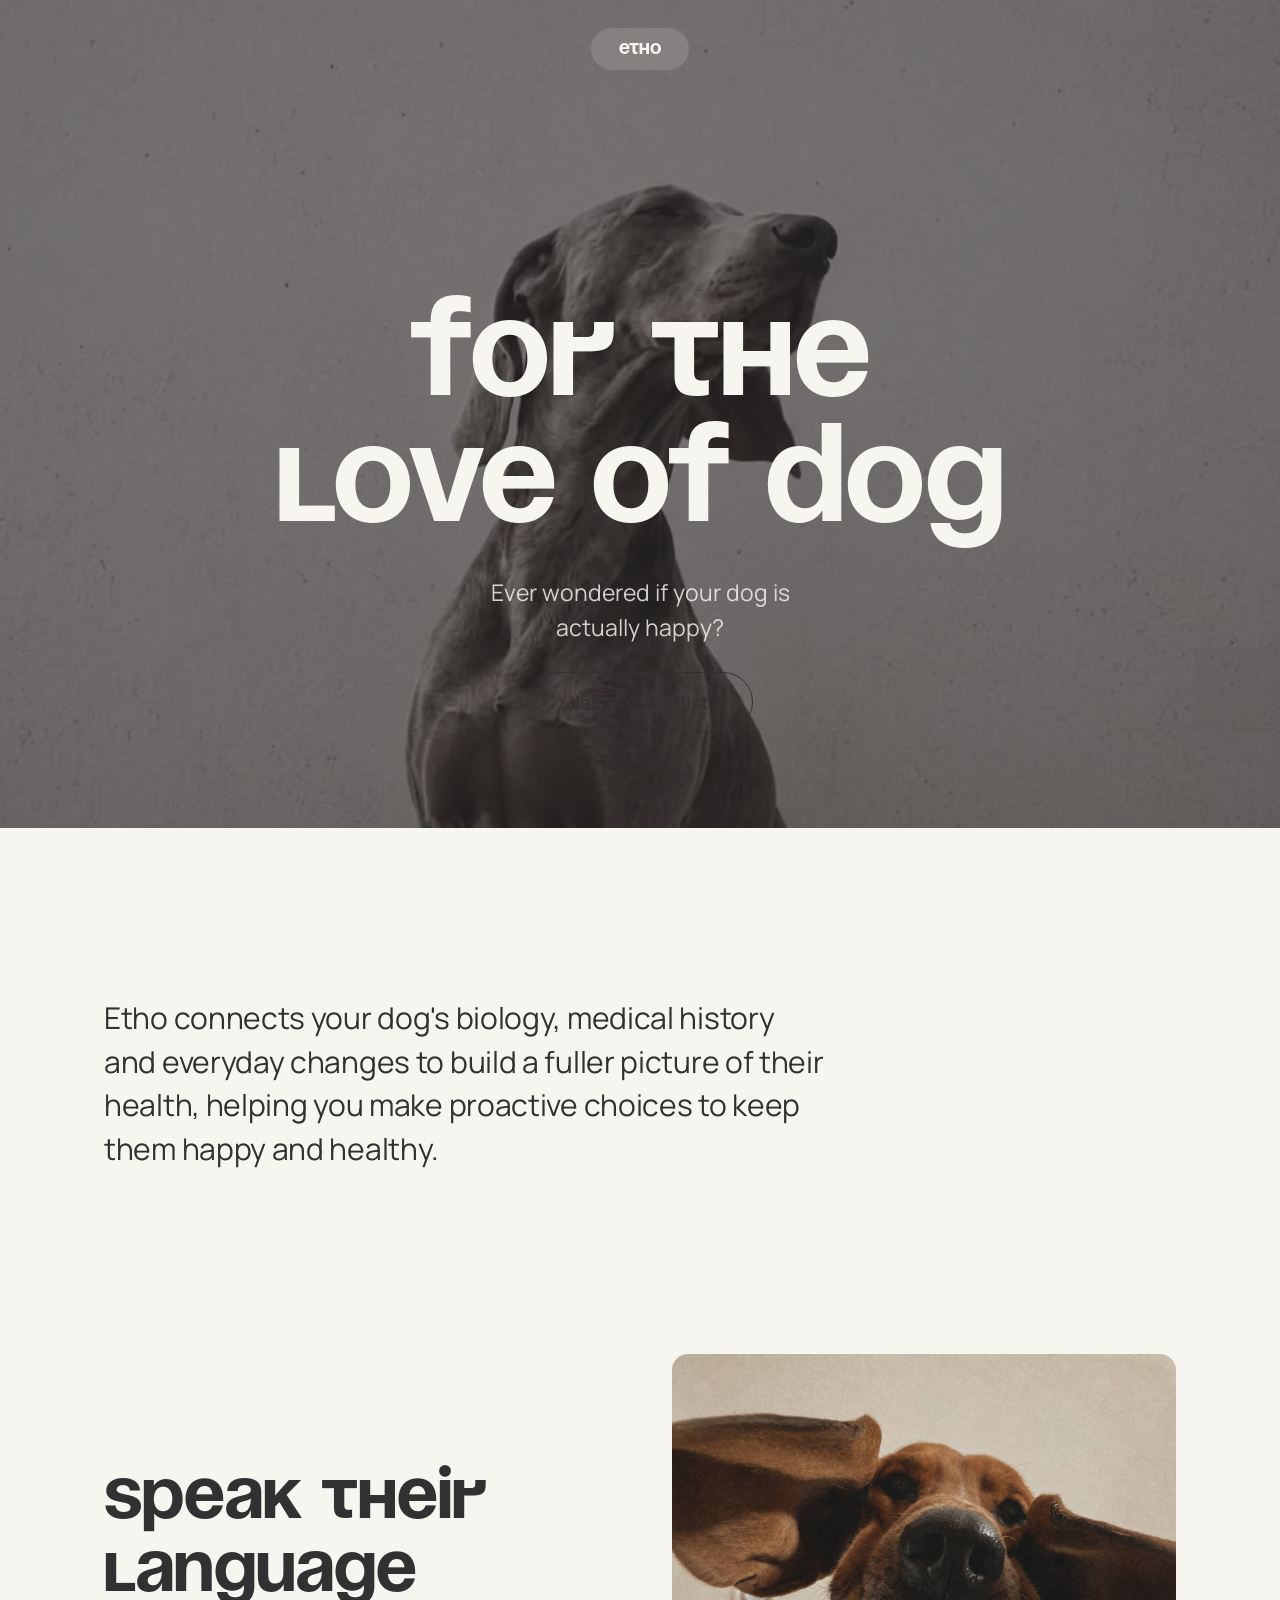
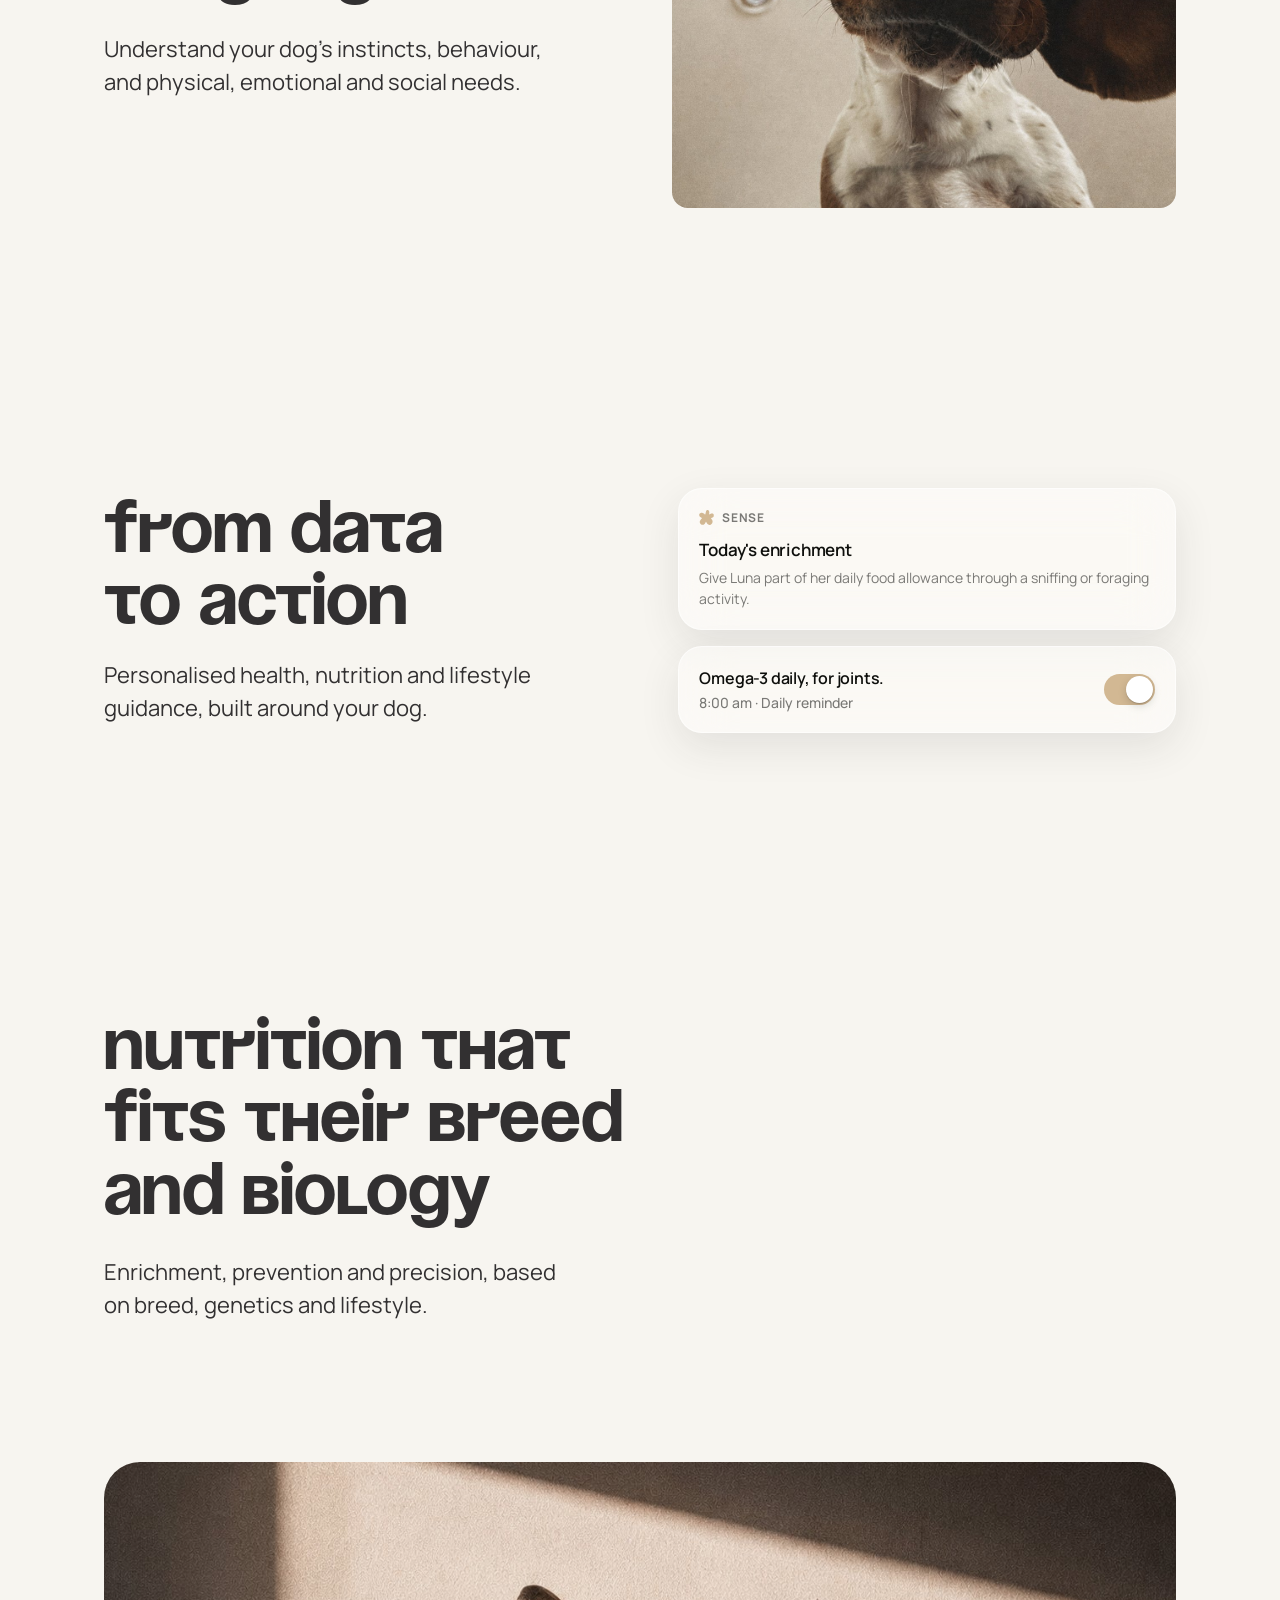
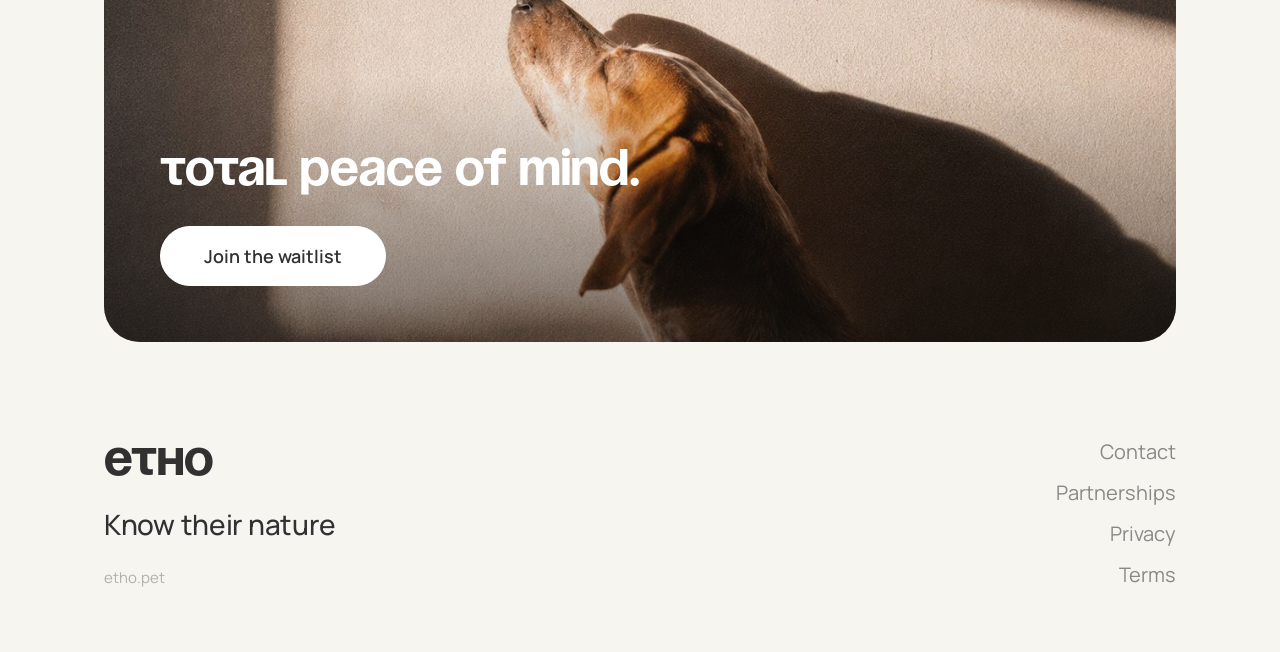
<file: home-v1.html>
<!DOCTYPE html>
<html lang="en">
<head>
<meta charset="utf-8">
<meta name="viewport" content="width=device-width, initial-scale=1">
<title>Etho — For the love of dogs (home v1)</title>
<!-- The first Etho home page, kept as a reference after the landing page was
     replaced. Reachable at /home-v1 but held out of search, so it never
     competes with the live home. Delete it once it is no longer wanted. -->
<meta name="description" content="Ever wondered if your dog is actually happy? Etho is a smart collar and app that tracks your dog's health, behaviour and happiness.">
<meta name="robots" content="noindex, nofollow">
<link rel="stylesheet" href="css/styles.css?v=20261104">
</head>
<body>
<div class="page">

  <nav class="site-nav" aria-label="Primary">
    <a class="site-nav__mark" href="#top">etho</a>
  </nav>

  <section id="top" class="hero on-dark">
    <video class="hero__media" src="assets/videos/grey-dog.mp4"
           autoplay muted loop playsinline preload="auto"
           aria-label="Grey dog moving in warm daylight"></video>
    <div class="hero-scrim"></div>

    <div class="hero-content">
      <h1 class="hero-title">For the love of dog</h1>
      <p class="hero-sub">Ever wondered if your dog is actually happy?</p>
      <div id="waitlist" class="hero-actions waitlist-slot">
        <a class="btn-outline-lg waitlist-btn" href="#">Join the waitlist</a>
      </div>
    </div>
  </section>

  <section class="lede">
    <p class="lede__copy" data-reveal>Etho connects your dog's biology, medical history and everyday changes to build a fuller picture of their health, helping you make proactive choices to keep them happy and healthy.</p>
  </section>

  <section class="pillar">
    <div class="pillar__text">
      <h2 class="pillar__title" data-reveal>Speak their language</h2>
      <p class="pillar__copy" data-reveal>Understand your dog's instincts, behaviour, and physical, emotional and social needs.</p>
    </div>
    <div class="pillar__media" data-reveal>
      <img src="assets/images/Doggie2.jpg" alt="A dog with its ears lifted, looking straight at the camera" loading="lazy" onerror="this.remove()">
    </div>
  </section>

  <section class="action">
    <div class="action__head">
      <h2 class="action__title" data-reveal>From data to action</h2>
      <p class="action__lead" data-reveal>Personalised health, nutrition and lifestyle guidance, built around your dog.</p>
    </div>

    <div class="app-cards">
      <article class="app-card" data-reveal>
        <div class="app-card__pillar">
          <svg class="app-card__glyph" viewBox="0 0 100 100" width="15" height="15" aria-hidden="true">
            <path d="M55.7,0C57.5,0.1 61.1,1.3 62.7,2.1C64.3,2.9 64.8,3.8 65.5,4.9C66.3,5.9 66.7,6.6 67.2,8.4C67.8,10.1 68.4,11.8 68.6,15.3C68.9,18.9 66.7,28.3 68.6,29.6C70.6,31 78,24.5 80.5,23.3C82.9,22.2 81.5,22.6 83.3,22.6C85,22.6 89.2,23 90.9,23.3C92.7,23.7 92.6,23.6 93.7,24.7C94.9,25.9 97.2,27.7 97.9,30.3C98.7,32.9 98.5,37.9 98.3,40.4C98,42.9 97.3,43.8 96.5,45.3C95.7,46.7 96.1,47.3 93.4,49.1C90.7,51 81.4,53.6 80.5,56.4C79.6,59.3 86.5,63.2 88.2,66.2C89.8,69.2 90.2,71.8 90.6,74.2C90.9,76.7 90.6,78.9 90.2,80.8C89.9,82.8 89.4,84.3 88.5,86.1C87.6,87.9 86.4,90 85,91.6C83.7,93.3 82.4,94.8 80.5,96.2C78.6,97.5 75.4,99 73.5,99.7C71.6,100.3 70.4,100.1 69,100C67.6,99.9 66.8,99.8 65.2,99C63.5,98.1 60.6,96.4 58.9,95.1C57.2,93.8 57.1,94.1 55.1,91.3C53,88.5 48.4,79.9 46.7,78.4C44.9,76.9 45.7,80.3 44.6,82.2C43.5,84.1 41.3,88 40.1,89.9C38.8,91.8 38.1,92.3 36.9,93.4C35.8,94.4 34.5,95.4 33.1,96.2C31.7,96.9 31.1,97.7 28.6,97.9C26,98.1 20.4,98 17.8,97.6C15.2,97.1 14.3,96.1 12.9,95.1C11.4,94.1 10.3,93.5 9.1,91.6C7.8,89.8 5.8,86.6 5.2,84C4.6,81.3 4.8,78.6 5.6,75.6C6.4,72.6 7.9,69.5 10.1,65.9C12.3,62.3 19.5,57.5 18.8,54C18.2,50.5 9,47.5 6.3,44.9C3.5,42.4 3.3,40.8 2.4,38.7C1.6,36.6 1.5,34.1 1.4,32.4C1.3,30.7 1.5,30 2.1,28.6C2.7,27.1 3.9,25 4.9,23.7C5.9,22.4 6.4,21.8 8,20.9C9.6,20 12.5,18.6 14.6,18.1C16.7,17.7 18.2,17.7 20.6,18.1C22.9,18.6 26.1,19.8 28.6,20.9C31,22 33,23.2 35.2,24.7C37.3,26.2 39.5,32.8 41.5,30C43.4,27.2 45.3,12.8 47,8C48.8,3.3 50.5,2.7 51.9,1.4C53.4,0.1 53.9,-0.1 55.7,0Z"/>
          </svg>
          <span class="app-card__label">Sense</span>
        </div>
        <h3 class="app-card__title">Today's enrichment</h3>
        <p class="app-card__body">Give Luna part of her daily food allowance through a sniffing or foraging activity.</p>
      </article>

      <article class="app-card app-card--row" data-reveal>
        <div class="app-card__col">
          <h3 class="app-card__title app-card__title--row">Omega-3 daily, for joints.</h3>
          <p class="app-card__meta">8:00 am · Daily reminder</p>
        </div>
        <span class="app-toggle" role="img" aria-label="Reminder on"></span>
      </article>
    </div>
  </section>

  <section class="pillar pillar--text-only">
    <div class="pillar__text">
      <h2 class="pillar__title pillar__title--wide" data-reveal>Nutrition that fits their breed and biology</h2>
      <p class="pillar__copy" data-reveal>Enrichment, prevention and precision, based on breed, genetics and lifestyle.</p>
    </div>
  </section>

  <section class="closing-wrap">
    <div class="closing-cta on-dark">
      <img class="closing-bg" src="assets/images/Doggie5.jpg" alt="A dog standing in a warm patch of sunlight" onerror="this.remove()">
      <div class="closing-scrim"></div>
      <div class="closing-content">
        <h2 class="closing-title">Total peace of mind.</h2>
        <div class="waitlist-slot">
          <a class="btn-outline-lg closing-btn waitlist-btn" href="#">Join the waitlist</a>
        </div>
      </div>
    </div>
  </section>

  <footer class="site-footer">
    <p class="site-footer__mark">etho</p>
    <p class="site-footer__tagline">Know their nature</p>
    <nav class="site-footer__links" aria-label="Footer">
      <a href="mailto:hello@etho.pet">Contact</a>
      <a href="mailto:hello@etho.pet">Partnerships</a>
      <a href="privacy.html">Privacy</a>
      <a href="terms.html">Terms</a>
    </nav>
    <p class="site-footer__domain">etho.pet</p>
  </footer>
</div>

<script src="js/main.js?v=20261103"></script>
</body>
</html>
</file>
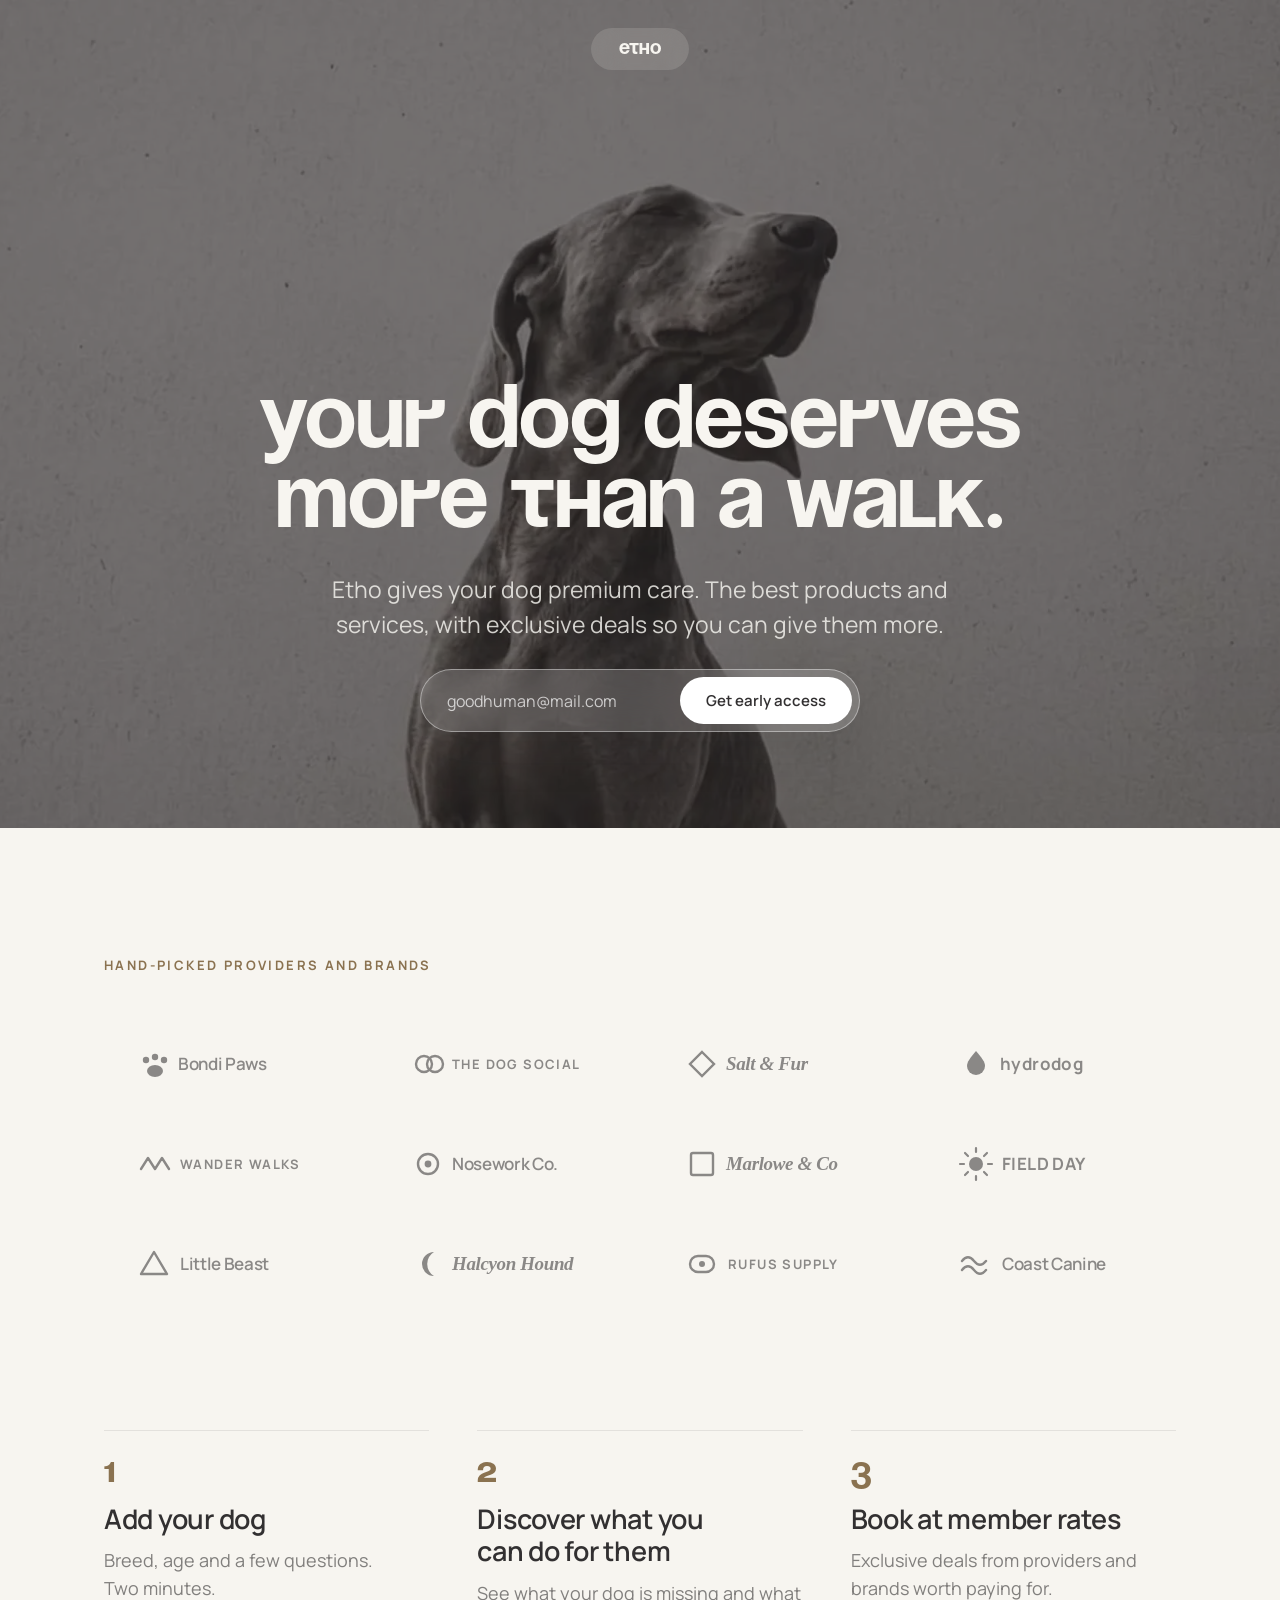
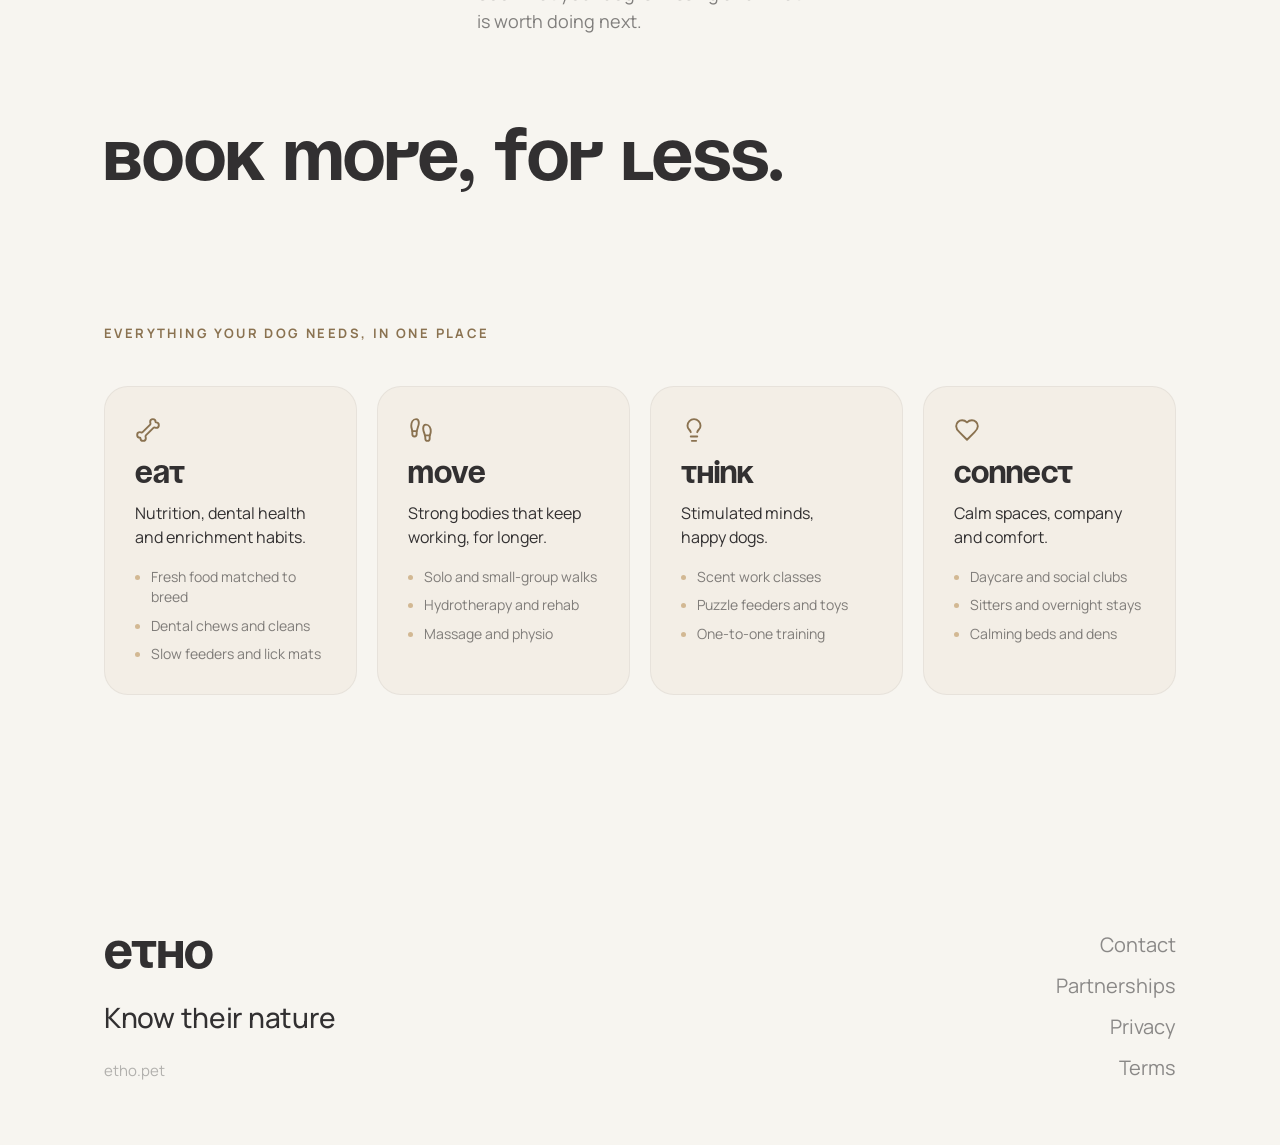
<file: home-v2.html>
<!DOCTYPE html>
<html lang="en">
<head>
<meta charset="utf-8">
<meta name="viewport" content="width=device-width, initial-scale=1">
<title>Etho — Your dog deserves more than a walk</title>
<meta name="description" content="Etho gives your dog premium care. The best products and services, with exclusive deals so you can give them more.">
<link rel="stylesheet" href="css/styles.css?v=20261104">
<link rel="stylesheet" href="css/landing.css?v=20261103">
</head>
<body>
<div class="page">

  <nav class="site-nav" aria-label="Primary">
    <a class="site-nav__mark" href="#top">etho</a>
  </nav>

  <!-- 1 — Hero ---------------------------------------------------------- -->
  <section id="top" class="hero on-dark" data-section="hero">
    <video class="hero__media" src="assets/videos/grey-dog.mp4"
           autoplay muted loop playsinline preload="auto"
           aria-label="Grey dog moving in warm daylight"></video>
    <div class="hero-scrim"></div>

    <div class="hero-content">
      <h1 class="hero-title">Your dog deserves more than a walk.</h1>
      <p class="hero-sub">Etho gives your dog premium care. The best products and services, with exclusive deals so you can give them more.</p>

      <!-- The form ships in the markup rather than being built by script, so
           it still submits with JS off; landing.js upgrades it to a fetch. -->
      <div id="early-access" class="access-slot">
        <form class="waitlist-form access-form" data-form-name="home_v2"
              action="/api/waitlist" method="POST">
          <input type="hidden" name="form" value="home_v2">
          <label class="u-visually-hidden" for="access-email">Email address</label>
          <input id="access-email" type="email" name="email" class="waitlist-input"
                 placeholder="goodhuman@mail.com" autocomplete="email" required>
          <div class="hp" aria-hidden="true">
            <label for="access-hp-field">Leave this field empty</label>
            <input id="access-hp-field" type="text" name="hp_field" tabindex="-1" autocomplete="off" aria-hidden="true">
          </div>
          <button type="submit" class="btn-solid waitlist-submit">Get early access</button>
        </form>
        <p class="waitlist-status" data-form-status aria-live="polite"></p>
      </div>
    </div>
  </section>

  <!-- 2 — Provider and brand wall ---------------------------------------- -->
  <section class="logos" id="providers" data-section="providers">
    <p class="kicker" data-reveal>Hand-picked providers and brands</p>

    <div class="logo-wall" data-reveal>
      <div class="logo-track" data-logo-track>
        <div class="logo-set" data-logo-set>

          <div class="logo" role="img" aria-label="Bondi Paws">
            <svg class="logo__svg" viewBox="0 0 190 40" aria-hidden="true" focusable="false">
              <circle cx="12" cy="16" r="3.2"/><circle cx="21" cy="13" r="3.2"/><circle cx="30" cy="16" r="3.2"/>
              <ellipse cx="21" cy="27" rx="8" ry="6"/>
              <text class="logo__word" x="44" y="26">Bondi Paws</text>
            </svg>
          </div>

          <div class="logo" role="img" aria-label="The Dog Social">
            <svg class="logo__svg" viewBox="0 0 190 40" aria-hidden="true" focusable="false">
              <circle cx="16" cy="20" r="8" fill="none" stroke="currentColor" stroke-width="2.4"/>
              <circle cx="27" cy="20" r="8" fill="none" stroke="currentColor" stroke-width="2.4"/>
              <text class="logo__word logo__word--tracked" x="44" y="25">THE DOG SOCIAL</text>
            </svg>
          </div>

          <div class="logo" role="img" aria-label="Salt and Fur">
            <svg class="logo__svg" viewBox="0 0 190 40" aria-hidden="true" focusable="false">
              <path d="M20 8 L32 20 L20 32 L8 20 Z" fill="none" stroke="currentColor" stroke-width="2.4"/>
              <text class="logo__word logo__word--serif" x="44" y="26">Salt &amp; Fur</text>
            </svg>
          </div>

          <div class="logo" role="img" aria-label="Hydrodog">
            <svg class="logo__svg" viewBox="0 0 190 40" aria-hidden="true" focusable="false">
              <path d="M20 7c6 7 9 11 9 15a9 9 0 0 1-18 0c0-4 3-8 9-15Z"/>
              <text class="logo__word logo__word--bold" x="44" y="26">hydrodog</text>
            </svg>
          </div>

          <div class="logo" role="img" aria-label="Wander Walks">
            <svg class="logo__svg" viewBox="0 0 190 40" aria-hidden="true" focusable="false">
              <path d="M7 25 L14 14 L21 25 L28 14 L35 25" fill="none" stroke="currentColor"
                    stroke-width="2.4" stroke-linecap="round" stroke-linejoin="round"/>
              <text class="logo__word logo__word--tracked" x="46" y="25">WANDER WALKS</text>
            </svg>
          </div>

          <div class="logo" role="img" aria-label="Nosework Co">
            <svg class="logo__svg" viewBox="0 0 190 40" aria-hidden="true" focusable="false">
              <circle cx="20" cy="20" r="10" fill="none" stroke="currentColor" stroke-width="2.4"/>
              <circle cx="20" cy="20" r="3.4"/>
              <text class="logo__word" x="44" y="26">Nosework Co.</text>
            </svg>
          </div>

          <div class="logo" role="img" aria-label="Marlowe and Co">
            <svg class="logo__svg" viewBox="0 0 190 40" aria-hidden="true" focusable="false">
              <rect x="9" y="9" width="22" height="22" rx="2" fill="none" stroke="currentColor" stroke-width="2.4"/>
              <text class="logo__word logo__word--serif" x="44" y="26">Marlowe &amp; Co</text>
            </svg>
          </div>

          <div class="logo" role="img" aria-label="Field Day">
            <svg class="logo__svg" viewBox="0 0 190 40" aria-hidden="true" focusable="false">
              <circle cx="20" cy="20" r="7"/>
              <path d="M20 4v4M20 32v4M4 20h4M32 20h4M9 9l3 3M28 28l3 3M31 9l-3 3M12 28l-3 3"
                    stroke="currentColor" stroke-width="2.2" stroke-linecap="round"/>
              <text class="logo__word logo__word--bold" x="46" y="26">FIELD DAY</text>
            </svg>
          </div>

          <div class="logo" role="img" aria-label="Little Beast">
            <svg class="logo__svg" viewBox="0 0 190 40" aria-hidden="true" focusable="false">
              <path d="M20 8 L33 30 H7 Z" fill="none" stroke="currentColor" stroke-width="2.4" stroke-linejoin="round"/>
              <text class="logo__word" x="46" y="26">Little Beast</text>
            </svg>
          </div>

          <div class="logo" role="img" aria-label="Halcyon Hound">
            <svg class="logo__svg" viewBox="0 0 190 40" aria-hidden="true" focusable="false">
              <path d="M26 8a12 12 0 1 0 0 24 14 14 0 0 1 0-24Z"/>
              <text class="logo__word logo__word--serif" x="44" y="26">Halcyon Hound</text>
            </svg>
          </div>

          <div class="logo" role="img" aria-label="Rufus Supply">
            <svg class="logo__svg" viewBox="0 0 190 40" aria-hidden="true" focusable="false">
              <rect x="8" y="12" width="24" height="16" rx="8" fill="none" stroke="currentColor" stroke-width="2.4"/>
              <circle cx="20" cy="20" r="3"/>
              <text class="logo__word logo__word--tracked" x="46" y="25">RUFUS SUPPLY</text>
            </svg>
          </div>

          <div class="logo" role="img" aria-label="Coast Canine">
            <svg class="logo__svg" viewBox="0 0 190 40" aria-hidden="true" focusable="false">
              <path d="M6 17c4-5 8-5 12 0s8 5 12 0M6 26c4-5 8-5 12 0s8 5 12 0"
                    fill="none" stroke="currentColor" stroke-width="2.4" stroke-linecap="round"/>
              <text class="logo__word" x="46" y="26">Coast Canine</text>
            </svg>
          </div>

        </div>
      </div>
    </div>
  </section>

  <!-- 3 — How it works ---------------------------------------------------- -->
  <section class="steps" id="how-it-works" data-section="how-it-works">
    <ol class="steps__list">
      <li class="step" data-reveal>
        <span class="step__num">1</span>
        <h2 class="step__title">Add your dog</h2>
        <p class="step__copy">Breed, age and a few questions. Two minutes.</p>
      </li>
      <li class="step" data-reveal>
        <span class="step__num">2</span>
        <h2 class="step__title">Discover what you can do for them</h2>
        <p class="step__copy">See what your dog is missing and what is worth doing next.</p>
      </li>
      <li class="step" data-reveal>
        <span class="step__num">3</span>
        <h2 class="step__title">Book at member rates</h2>
        <p class="step__copy">Exclusive deals from providers and brands worth paying for.</p>
      </li>
    </ol>

    <p class="steps__punch" data-reveal>Book more, for less.</p>
  </section>

  <!-- 4 — The four pillars ------------------------------------------------ -->
  <section class="pillars" id="pillars" data-section="pillars">
    <p class="kicker" data-reveal>Everything your dog needs, in one place</p>

    <div class="pillar-grid">

      <article class="pillar-card" data-reveal>
        <!-- Lucide: bone -->
        <svg class="pillar-card__icon" viewBox="0 0 24 24" fill="none" stroke="currentColor"
             stroke-width="1.75" stroke-linecap="round" stroke-linejoin="round" aria-hidden="true" focusable="false">
          <path d="M17 10c.7-.7 1.69 0 2.5 0a2.5 2.5 0 1 0 0-5 .5.5 0 0 1-.5-.5 2.5 2.5 0 1 0-5 0c0 .81.7 1.8 0 2.5l-7 7c-.7.7-1.69 0-2.5 0a2.5 2.5 0 0 0 0 5c.28 0 .5.22.5.5a2.5 2.5 0 1 0 5 0c0-.81-.7-1.8 0-2.5Z"/>
        </svg>
        <h2 class="pillar-card__title">Eat</h2>
        <p class="pillar-card__copy">Nutrition, dental health and enrichment habits.</p>
        <ul class="pillar-card__list">
          <li>Fresh food matched to breed</li>
          <li>Dental chews and cleans</li>
          <li>Slow feeders and lick mats</li>
        </ul>
      </article>

      <article class="pillar-card" data-reveal>
        <!-- Lucide: footprints -->
        <svg class="pillar-card__icon" viewBox="0 0 24 24" fill="none" stroke="currentColor"
             stroke-width="1.75" stroke-linecap="round" stroke-linejoin="round" aria-hidden="true" focusable="false">
          <path d="M4 16v-2.38C4 11.5 2.97 10.5 3 8c.03-2.72 1.49-6 4.5-6C9.37 2 10 3.8 10 5.5c0 3.11-2 5.66-2 8.68V16a2 2 0 1 1-4 0Z"/>
          <path d="M20 20v-2.38c0-1.12 1.03-2.12 1-4.62-.03-2.72-1.49-6-4.5-6C14.63 7 14 8.8 14 10.5c0 3.11 2 5.66 2 8.68V20a2 2 0 1 0 4 0Z"/>
          <path d="M16 17h4"/>
          <path d="M4 13h4"/>
        </svg>
        <h2 class="pillar-card__title">Move</h2>
        <p class="pillar-card__copy">Strong bodies that keep working, for longer.</p>
        <ul class="pillar-card__list">
          <li>Solo and small-group walks</li>
          <li>Hydrotherapy and rehab</li>
          <li>Massage and physio</li>
        </ul>
      </article>

      <article class="pillar-card" data-reveal>
        <!-- Lucide: lightbulb -->
        <svg class="pillar-card__icon" viewBox="0 0 24 24" fill="none" stroke="currentColor"
             stroke-width="1.75" stroke-linecap="round" stroke-linejoin="round" aria-hidden="true" focusable="false">
          <path d="M15 14c.2-1 .7-1.7 1.5-2.5 1-.9 1.5-2.2 1.5-3.5A6 6 0 0 0 6 8c0 1 .2 2.2 1.5 3.5.7.7 1.3 1.5 1.5 2.5"/>
          <path d="M9 18h6"/>
          <path d="M10 22h4"/>
        </svg>
        <h2 class="pillar-card__title">Think</h2>
        <p class="pillar-card__copy">Stimulated minds, happy dogs.</p>
        <ul class="pillar-card__list">
          <li>Scent work classes</li>
          <li>Puzzle feeders and toys</li>
          <li>One-to-one training</li>
        </ul>
      </article>

      <article class="pillar-card" data-reveal>
        <!-- Lucide: heart -->
        <svg class="pillar-card__icon" viewBox="0 0 24 24" fill="none" stroke="currentColor"
             stroke-width="1.75" stroke-linecap="round" stroke-linejoin="round" aria-hidden="true" focusable="false">
          <path d="M19 14c1.49-1.46 3-3.21 3-5.5A5.5 5.5 0 0 0 16.5 3c-1.76 0-3 .5-4.5 2-1.5-1.5-2.74-2-4.5-2A5.5 5.5 0 0 0 2 8.5c0 2.3 1.5 4.05 3 5.5l7 7Z"/>
        </svg>
        <h2 class="pillar-card__title">Connect</h2>
        <p class="pillar-card__copy">Calm spaces, company and comfort.</p>
        <ul class="pillar-card__list">
          <li>Daycare and social clubs</li>
          <li>Sitters and overnight stays</li>
          <li>Calming beds and dens</li>
        </ul>
      </article>

    </div>
  </section>

  <footer class="site-footer" data-section="footer">
    <p class="site-footer__mark">etho</p>
    <p class="site-footer__tagline">Know their nature</p>
    <nav class="site-footer__links" aria-label="Footer">
      <a href="mailto:hello@etho.pet">Contact</a>
      <a href="partners.html">Partnerships</a>
      <a href="privacy.html">Privacy</a>
      <a href="terms.html">Terms</a>
    </nav>
    <p class="site-footer__domain">etho.pet</p>
  </footer>
</div>

<!-- Mobile-only, revealed once the hero has scrolled away. -->
<div class="sticky-cta" data-sticky-cta>
  <a class="btn-solid sticky-cta__btn" href="#early-access">Get early access</a>
</div>

<script src="js/main.js?v=20261103"></script>
<script src="js/landing.js?v=20261111b"></script>
</body>
</html>
</file>
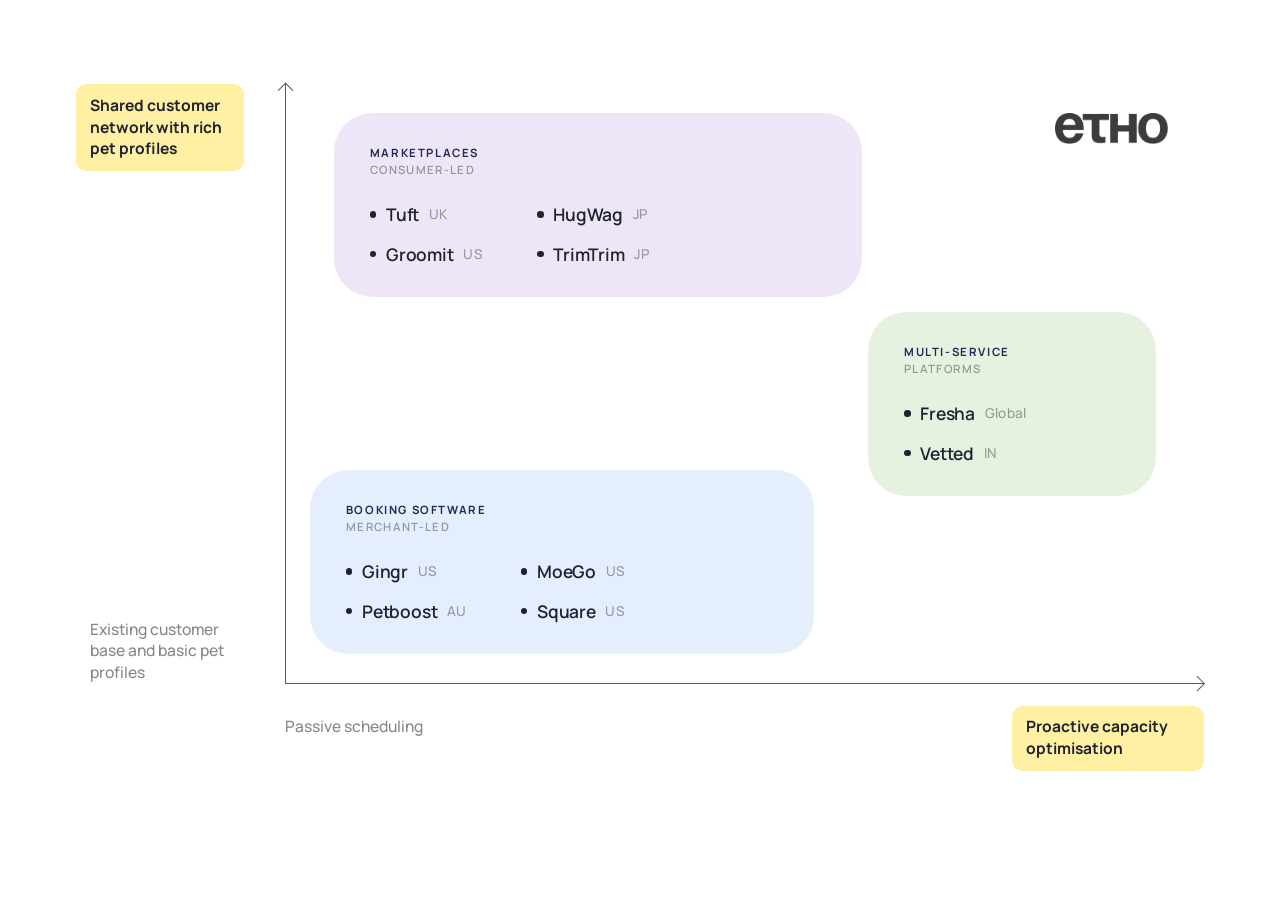
<file: market-map.html>
<!doctype html>
<html lang="en">
<head>
<meta charset="utf-8">
<meta name="viewport" content="width=device-width, initial-scale=1">
<meta name="robots" content="noindex">
<title>Etho · Market map</title>
<link rel="preload" href="assets/fonts/manrope-latin.woff2" as="font" type="font/woff2" crossorigin>
<style>
  @font-face {
    font-family: 'Manrope';
    src: url('assets/fonts/manrope-latin.woff2') format('woff2');
    font-weight: 300 800;
    font-display: swap;
  }

  :root {
    --ink: #1F2230;
    --muted: rgba(31, 34, 48, 0.55);
    --faint: rgba(31, 34, 48, 0.42);
    --axis: rgba(31, 34, 48, 0.75);
    --navy: #232A55;
    --lavender: #EEE6F8;   /* marketplaces */
    --sky: #E4EEFC;        /* booking software */
    --mint: #E6F2DF;       /* multi-service platforms */
    --highlight: #FFF0A3;  /* the "high" end of each axis */
  }

  * { box-sizing: border-box; }
  body {
    margin: 0;
    padding: 48px 16px;
    background: #FFFFFF;
    color: var(--ink);
    font-family: 'Manrope', system-ui, sans-serif;
    -webkit-font-smoothing: antialiased;
  }

  /* One fixed-proportion canvas; every size inside is in cqw so the
     whole map scales as a unit and spacing never drifts. */
  .mm-wrap { max-width: 1200px; margin: 0 auto; overflow-x: auto; }
  .mm {
    min-width: 760px;
    container-type: inline-size;
  }
  .mm__grid { padding: 3cqw; }
  .mm__grid {
    display: grid;
    grid-template-columns: 15cqw 1fr;
    grid-template-rows: 50cqw auto;
    column-gap: 2.4cqw;
    row-gap: 1.8cqw;
  }

  /* Axis labels ------------------------------------------------------ */
  .mm__y {
    grid-column: 1; grid-row: 1;
    display: flex; flex-direction: column; justify-content: space-between;
  }
  .mm__x {
    grid-column: 2; grid-row: 2;
    display: flex; justify-content: space-between; align-items: flex-start;
  }
  .mm__label {
    margin: 0;
    font-size: 1.3cqw; line-height: 1.4; font-weight: 500;
    color: var(--muted);
  }
  .mm__label--hi {
    color: var(--ink); font-weight: 700;
    background: var(--highlight);
    padding: 0.9cqw 1.2cqw;
    border-radius: 0.9cqw;
  }
  .mm__y .mm__label { max-width: 14cqw; }
  .mm__y .mm__label:not(.mm__label--hi) { padding: 0 1.2cqw; }
  .mm__x .mm__label:not(.mm__label--hi) { padding-top: 0.9cqw; }
  .mm__x .mm__label--hi { max-width: 16cqw; }

  /* Plot ------------------------------------------------------------- */
  .mm__plot {
    grid-column: 2; grid-row: 1;
    position: relative;
    border-left: 1.5px solid var(--axis);
    border-bottom: 1.5px solid var(--axis);
  }
  /* chevron arrowheads at the open ends of both axes */
  .mm__plot::before, .mm__plot::after {
    content: ""; position: absolute;
    width: 0.8cqw; height: 0.8cqw;
    border: solid var(--axis); border-width: 1.5px 1.5px 0 0;
  }
  .mm__plot::before { top: 0; left: 0; transform: translate(calc(-50% - 0.75px), 10%) rotate(-45deg); }
  .mm__plot::after  { bottom: 0; right: 0; transform: translate(-10%, calc(50% + 0.75px)) rotate(45deg); }

  .mm__logo { position: absolute; top: 2.4cqw; right: 3cqw; height: 2.6cqw; }

  /* Clusters: soft rounded fields; content flows inside, so names can
     never sit outside their shade. */
  .mm__cluster {
    position: absolute;
    padding: 2.6cqw 3cqw;
    border-radius: 3.2cqw;
  }
  .mm__cluster--market  { left: 4cqw;  top: 2.4cqw;  width: 44cqw; background: var(--lavender); }
  .mm__cluster--booking { left: 2cqw;  bottom: 2.4cqw; width: 42cqw; background: var(--sky); }
  .mm__cluster--multi   { right: 4cqw; top: 19cqw;  width: 24cqw; background: var(--mint); }

  .mm__group {
    margin: 0 0 2cqw;
    font-size: 0.95cqw; line-height: 1.5; font-weight: 700;
    letter-spacing: 0.14em; text-transform: uppercase; color: var(--navy);
  }
  .mm__group span { display: block; font-weight: 600; color: var(--faint); letter-spacing: 0.12em; }

  .mm__list {
    list-style: none; margin: 0; padding: 0;
    display: grid; grid-template-columns: repeat(2, max-content);
    column-gap: 4.5cqw; row-gap: 1.3cqw;
  }
  .mm__cluster--multi .mm__list { grid-template-columns: max-content; }

  .mm__co {
    display: flex; align-items: center; gap: 0.8cqw;
    font-size: 1.45cqw; font-weight: 600; letter-spacing: -0.01em; white-space: nowrap;
  }
  .mm__co::before {
    content: ""; flex: none;
    width: 0.55cqw; height: 0.55cqw; border-radius: 50%; background: var(--ink);
  }
  .mm__co small { font-size: 0.78em; font-weight: 500; color: var(--faint); letter-spacing: 0.02em; }
</style>
</head>
<body>

<figure class="mm-wrap" style="margin:0 auto">
  <div class="mm" role="img" aria-label="Market map. Vertical axis: from an existing customer base with basic pet profiles, up to a shared customer network with rich pet profiles. Horizontal axis: from passive scheduling to proactive capacity optimisation. Marketplaces (consumer-led), top left: Tuft (UK), HugWag (JP), Groomit (US), TrimTrim (JP). Booking software (merchant-led), bottom left: Gingr (US), MoeGo (US), Petboost (AU), Square (US). Multi-service platforms, right: Fresha (Global), Vetted (IN).">
    <div class="mm__grid">

      <div class="mm__y">
        <p class="mm__label mm__label--hi">Shared customer network with rich pet profiles</p>
        <p class="mm__label">Existing customer base and basic pet profiles</p>
      </div>

      <div class="mm__plot">
        <img class="mm__logo" src="assets/images/etho%20logo%20dark.png" alt="Etho">

        <section class="mm__cluster mm__cluster--market">
          <p class="mm__group">Marketplaces<span>Consumer-led</span></p>
          <ul class="mm__list">
            <li class="mm__co">Tuft <small>UK</small></li>
            <li class="mm__co">HugWag <small>JP</small></li>
            <li class="mm__co">Groomit <small>US</small></li>
            <li class="mm__co">TrimTrim <small>JP</small></li>
          </ul>
        </section>

        <section class="mm__cluster mm__cluster--booking">
          <p class="mm__group">Booking software<span>Merchant-led</span></p>
          <ul class="mm__list">
            <li class="mm__co">Gingr <small>US</small></li>
            <li class="mm__co">MoeGo <small>US</small></li>
            <li class="mm__co">Petboost <small>AU</small></li>
            <li class="mm__co">Square <small>US</small></li>
          </ul>
        </section>

        <section class="mm__cluster mm__cluster--multi">
          <p class="mm__group">Multi-service<span>Platforms</span></p>
          <ul class="mm__list">
            <li class="mm__co">Fresha <small>Global</small></li>
            <li class="mm__co">Vetted <small>IN</small></li>
          </ul>
        </section>
      </div>

      <div class="mm__x">
        <p class="mm__label">Passive scheduling</p>
        <p class="mm__label mm__label--hi">Proactive capacity optimisation</p>
      </div>

    </div>
  </div>
</figure>

</body>
</html>
</file>
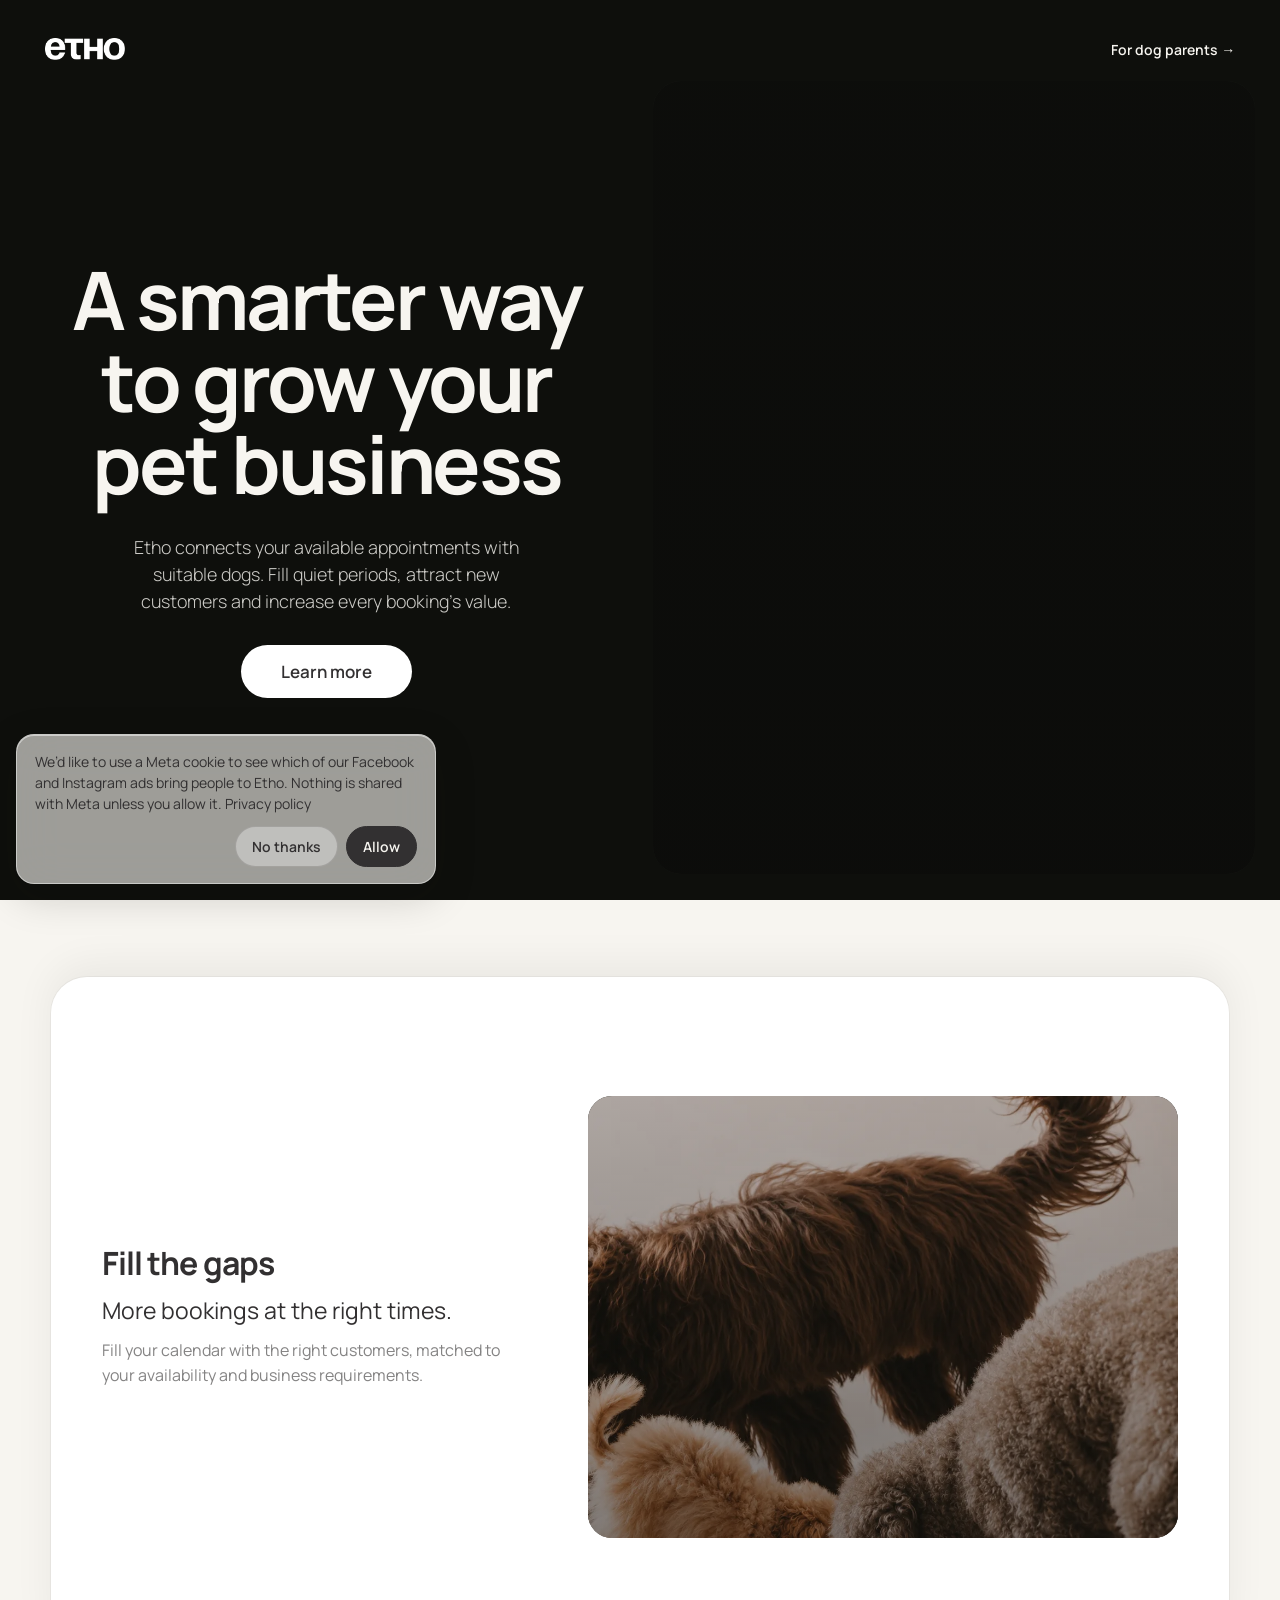
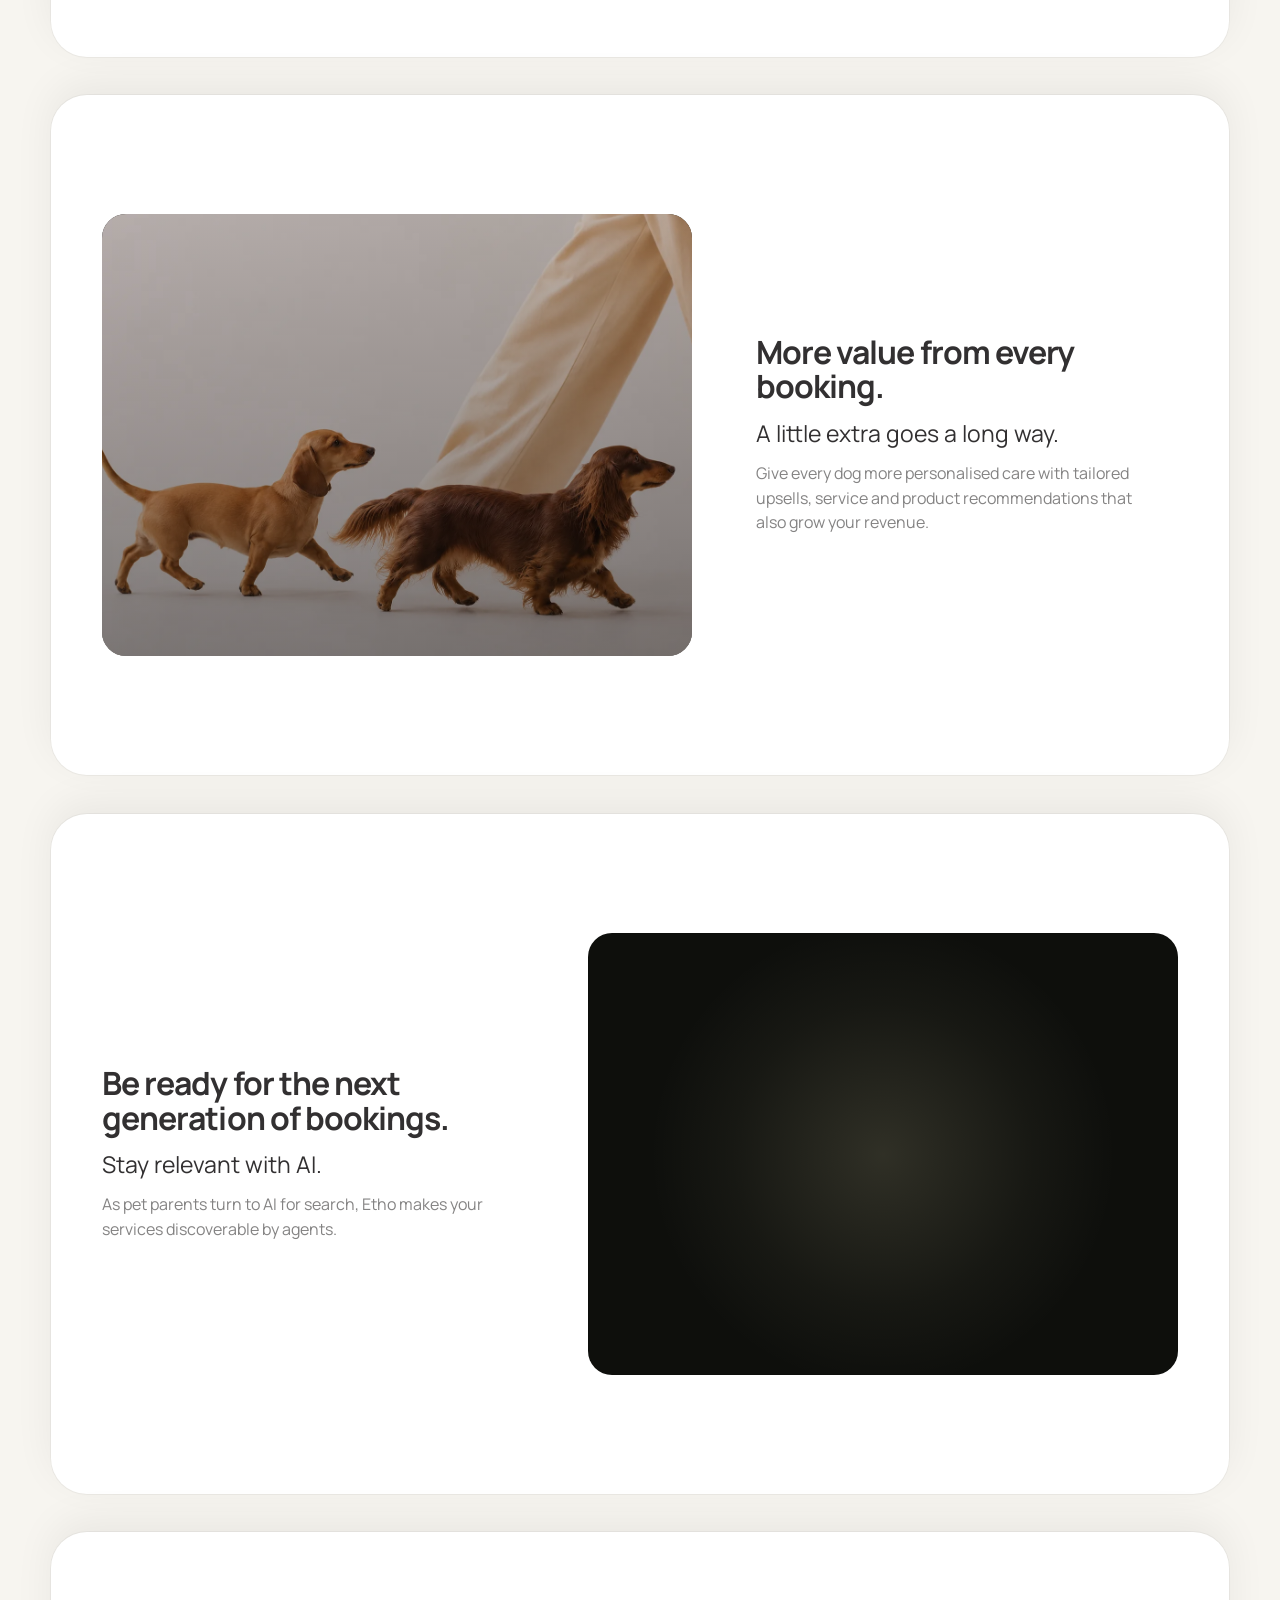
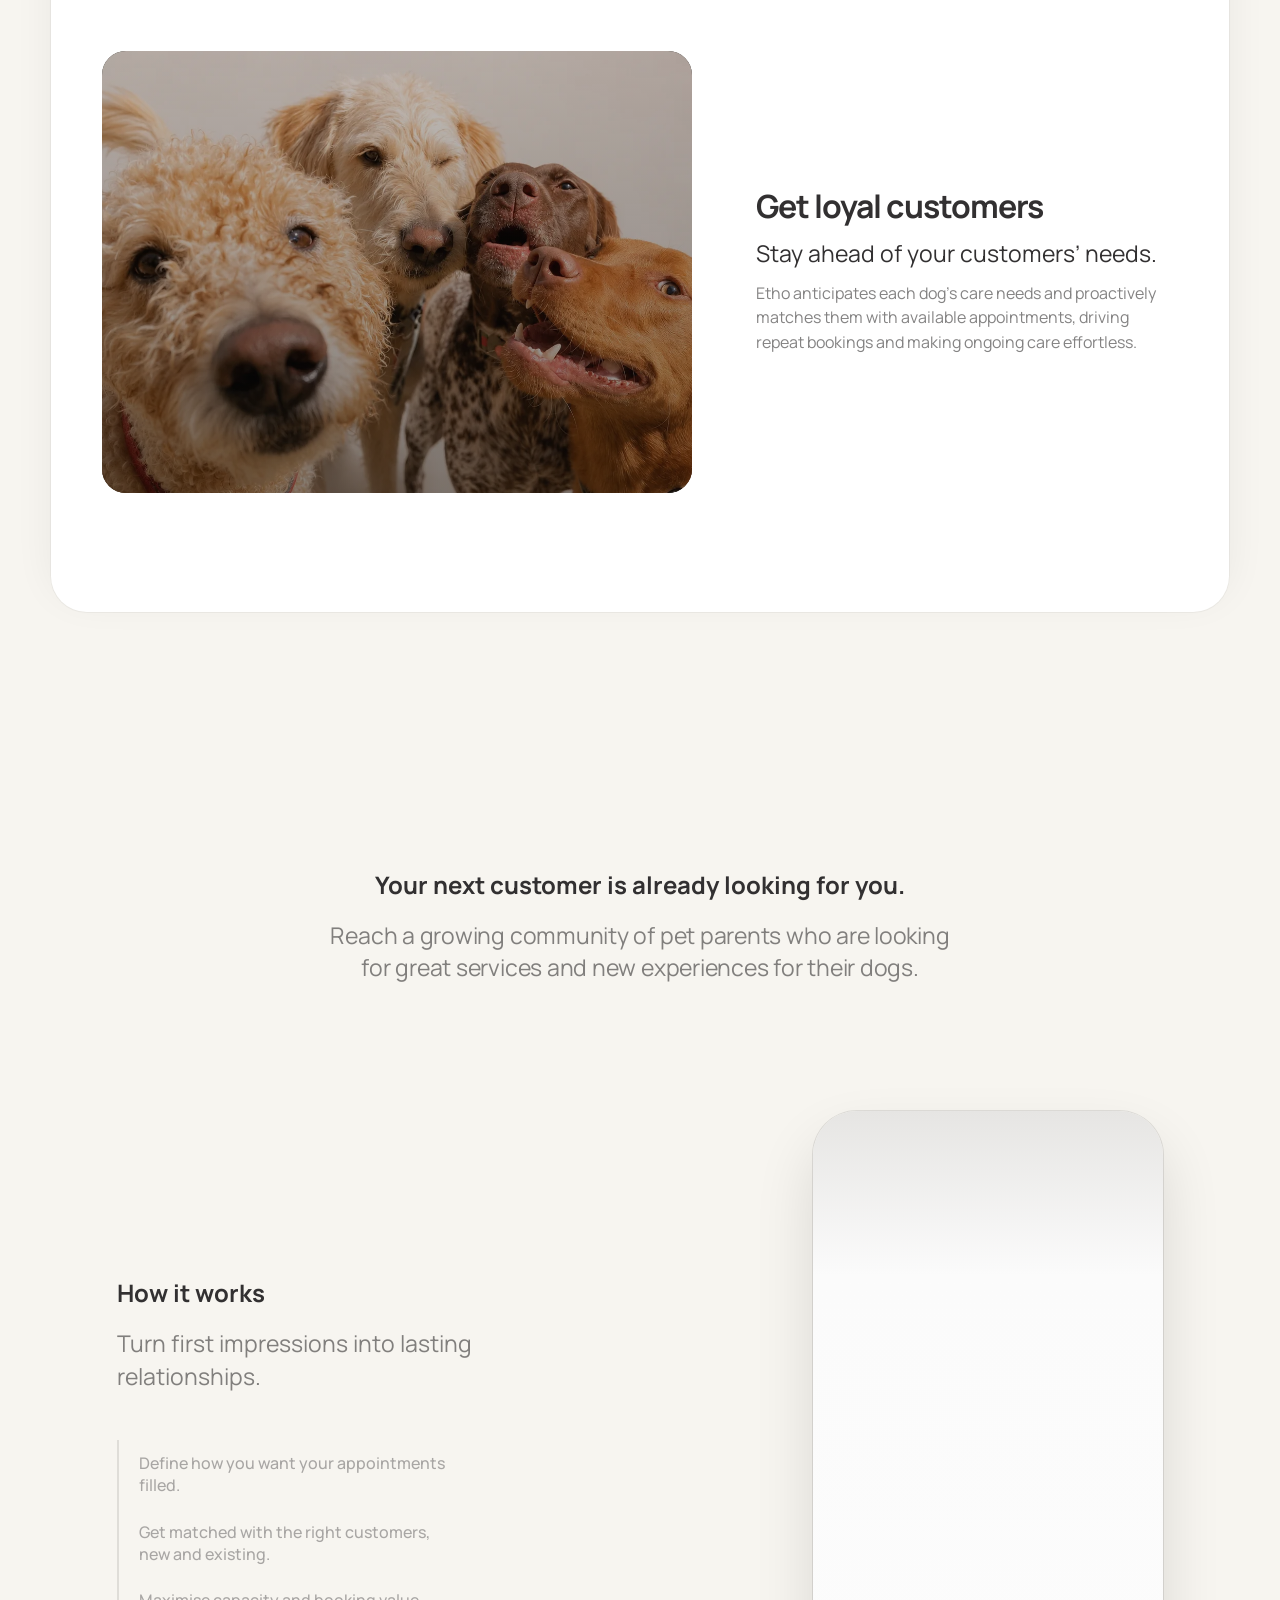
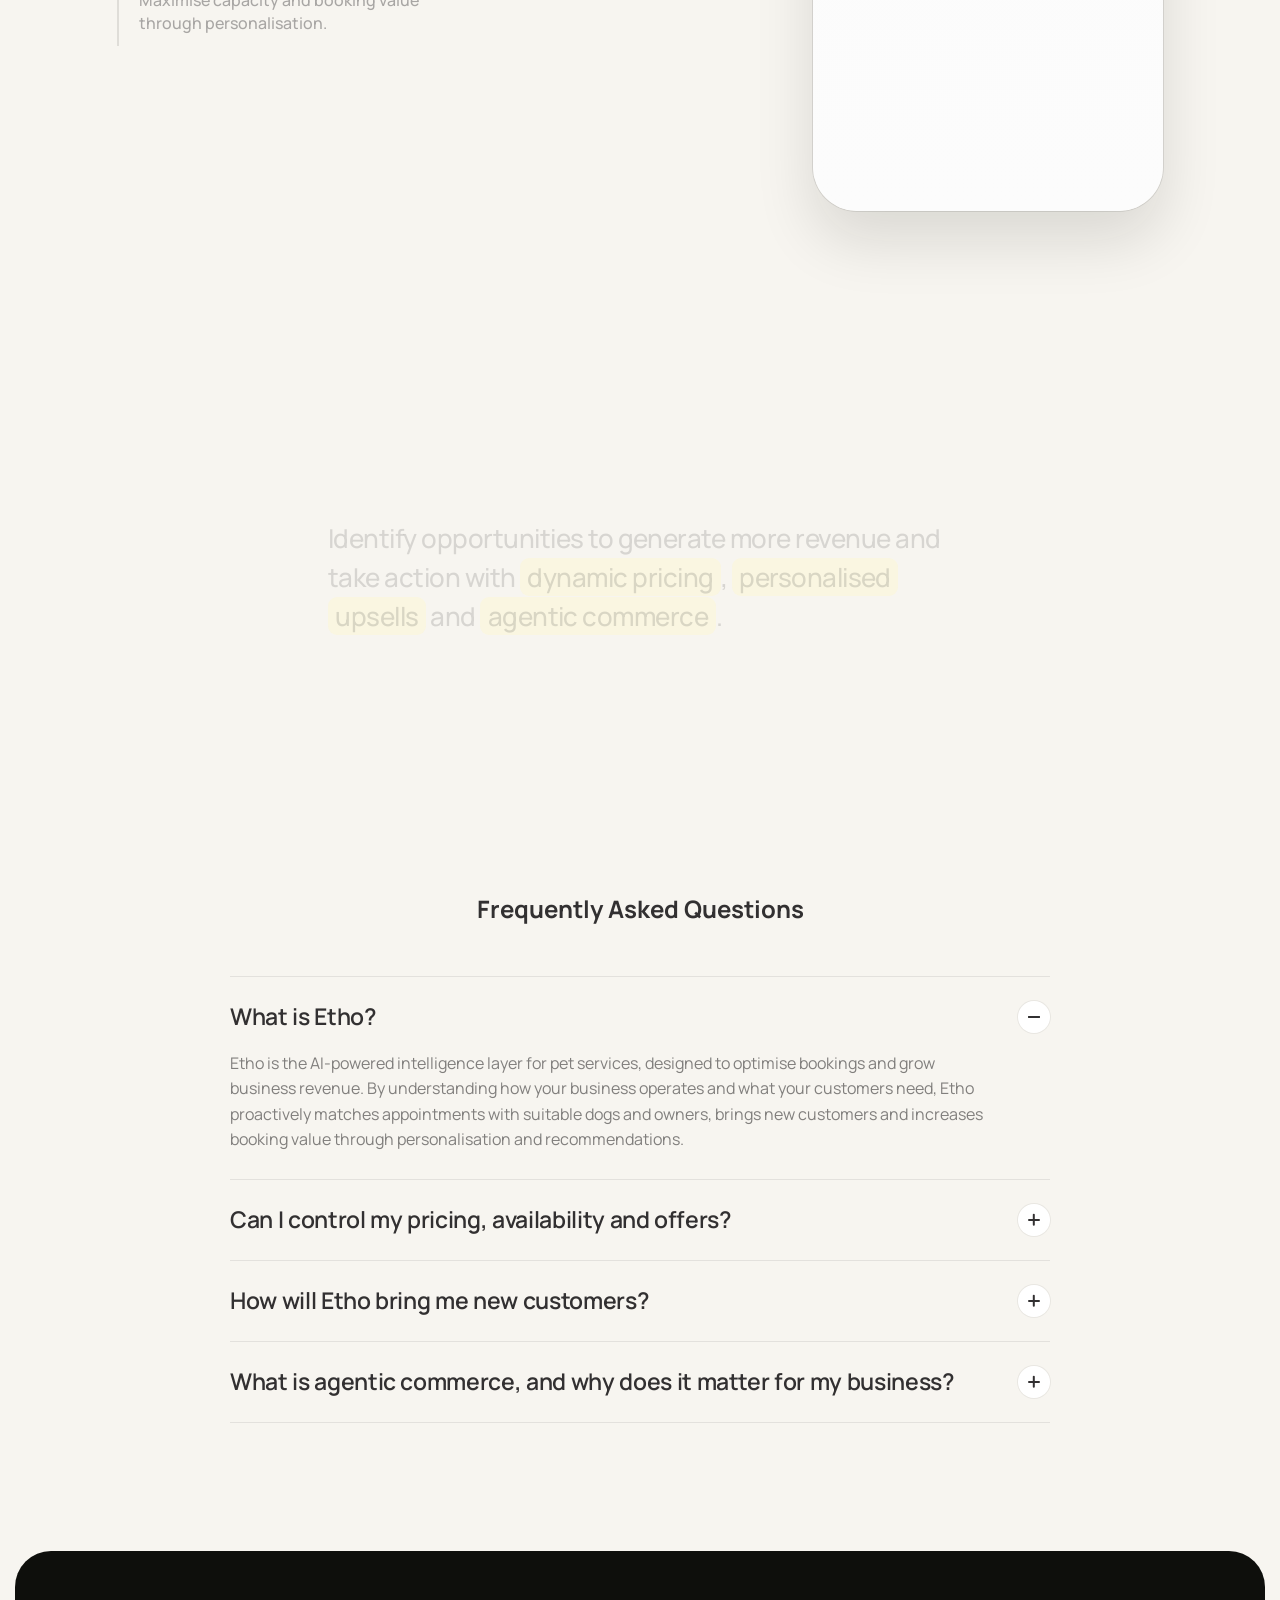
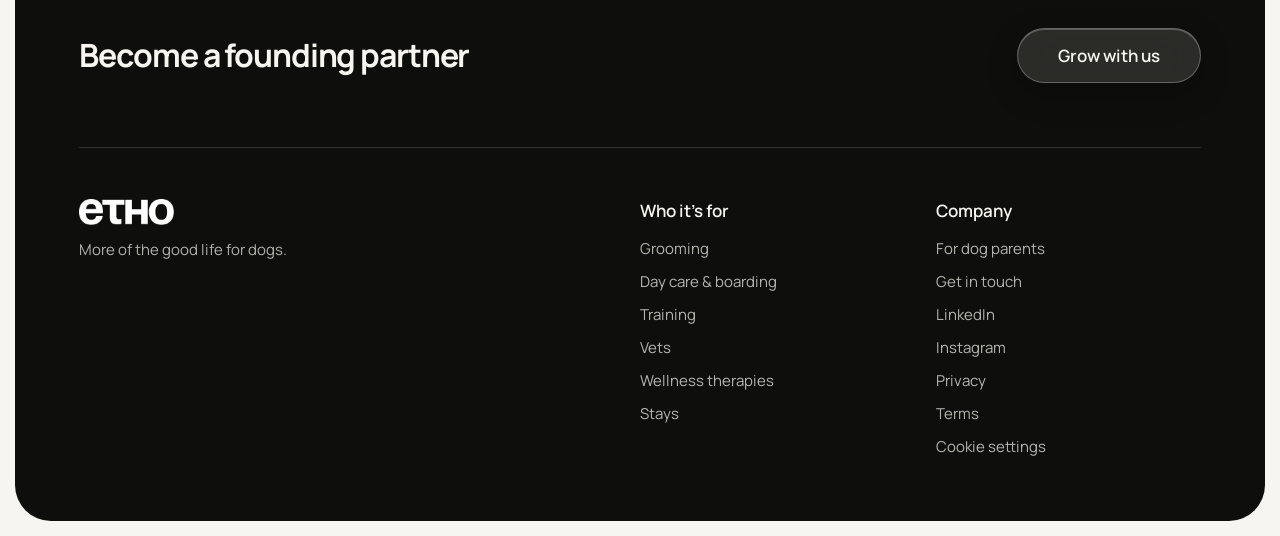
<file: partners.html>
<!DOCTYPE html>
<html lang="en">
<head>
<meta charset="utf-8">
<meta name="viewport" content="width=device-width, initial-scale=1">
<title>Etho for partners — A smarter way to grow your pet business</title>
<meta name="description" content="Etho connects your available appointments with suitable dogs. Fill quiet periods, attract new customers and increase every booking’s value.">
<meta name="robots" content="index, follow, max-image-preview:large">
<link rel="canonical" href="https://etho.pet/partners">
<meta name="theme-color" content="#323031">
<meta property="og:type" content="website">
<meta property="og:site_name" content="Etho">
<meta property="og:locale" content="en_AU">
<meta property="og:url" content="https://etho.pet/partners">
<meta property="og:title" content="Etho for partners — A smarter way to grow your pet business">
<meta property="og:description" content="Etho connects your available appointments with suitable dogs. Fill quiet periods, attract new customers and increase every booking’s value.">
<meta property="og:image" content="https://etho.pet/assets/images/og-partners.jpg">
<meta property="og:image:width" content="1200">
<meta property="og:image:height" content="630">
<meta property="og:image:alt" content="The Etho wordmark over dogs on leads at a pet business">
<meta name="twitter:card" content="summary_large_image">
<meta name="twitter:title" content="Etho for partners — A smarter way to grow your pet business">
<meta name="twitter:description" content="Etho connects your available appointments with suitable dogs. Fill quiet periods, attract new customers and increase every booking’s value.">
<meta name="twitter:image" content="https://etho.pet/assets/images/og-partners.jpg">
<!-- Structured data for this page. The FAQ answers must stay word for
     word what the FAQ section below shows; change both together. -->
<script type="application/ld+json">
{
  "@context": "https://schema.org",
  "@graph": [
    {
      "@type": "WebPage",
      "@id": "https://etho.pet/partners#webpage",
      "url": "https://etho.pet/partners",
      "name": "Etho for partners — A smarter way to grow your pet business",
      "isPartOf": { "@id": "https://etho.pet/#website" },
      "about": { "@id": "https://etho.pet/partners#service" },
      "breadcrumb": { "@id": "https://etho.pet/partners#breadcrumb" },
      "primaryImageOfPage": "https://etho.pet/assets/images/og-partners.jpg",
      "inLanguage": "en-AU"
    },
    {
      "@type": "BreadcrumbList",
      "@id": "https://etho.pet/partners#breadcrumb",
      "itemListElement": [
        { "@type": "ListItem", "position": 1, "name": "Etho", "item": "https://etho.pet/" },
        { "@type": "ListItem", "position": 2, "name": "Partners", "item": "https://etho.pet/partners" }
      ]
    },
    {
      "@type": "Service",
      "@id": "https://etho.pet/partners#service",
      "name": "Etho founding partner program",
      "serviceType": "Customer acquisition and booking marketplace for pet service providers",
      "description": "Etho helps pet service providers fill quiet periods, increase transaction value and build lasting customer relationships through personalised recommendations, exclusive benefits and targeted offers to dog owners, and prepares their services, availability and offers to be discovered and booked by AI agents.",
      "provider": {
        "@type": "Organization",
        "@id": "https://etho.pet/#organization",
        "name": "Etho",
        "url": "https://etho.pet/"
      },
      "areaServed": { "@type": "City", "name": "Sydney" },
      "audience": {
        "@type": "BusinessAudience",
        "audienceType": "Pet service providers: groomers, day care and boarding, trainers, vets, wellness therapies and stays"
      },
      "url": "https://etho.pet/partners"
    },
    {
      "@type": "FAQPage",
      "@id": "https://etho.pet/partners#faq",
      "mainEntity": [
        {
          "@type": "Question",
          "name": "What is Etho?",
          "acceptedAnswer": { "@type": "Answer", "text": "Etho is the AI-powered intelligence layer for pet services, designed to optimise bookings and grow business revenue. By understanding how your business operates and what your customers need, Etho proactively matches appointments with suitable dogs and owners, brings new customers and increases booking value through personalisation and recommendations." }
        },
        {
          "@type": "Question",
          "name": "Can I control my pricing, availability and offers?",
          "acceptedAnswer": { "@type": "Answer", "text": "Yes. You decide which services to promote, when offers are available and what benefits to provide. You remain in control of your business." }
        },
        {
          "@type": "Question",
          "name": "How will Etho bring me new customers?",
          "acceptedAnswer": { "@type": "Answer", "text": "Etho connects pet parents with suitable services through personalised recommendations, exclusive benefits and targeted offers. We aim to generate bookings during quieter periods and increase the value of existing bookings." }
        },
        {
          "@type": "Question",
          "name": "What is agentic commerce, and why does it matter for my business?",
          "acceptedAnswer": { "@type": "Answer", "text": "Agentic commerce is when AI agents help customers discover, book and pay for services on their behalf. Etho helps your business get ready for this shift by making your services, availability and offers accessible to AI agents, giving you more opportunities to be discovered and booked as customers increasingly use AI to find what they need." }
        }
      ]
    }
  ]
}
</script>
<link rel="icon" type="image/png" sizes="64x64" href="assets/images/favicon-64.png?v=3">
<link rel="icon" type="image/png" sizes="32x32" href="assets/images/favicon-32.png?v=3">
<link rel="apple-touch-icon" sizes="180x180" href="assets/images/apple-touch-icon.png?v=3">
<link rel="preload" href="assets/fonts/manrope-latin.woff2" as="font" type="font/woff2" crossorigin>
<link rel="stylesheet" href="css/styles.css?v=20261104">
<link rel="stylesheet" href="css/landing.css?v=20261103">
<link rel="stylesheet" href="css/home.css?v=20261030h">
<link rel="stylesheet" href="css/consent.css?v=20261107b">
<link rel="stylesheet" href="css/scenes.css?v=20261101a">
<link rel="stylesheet" href="css/partners.css?v=20261125b">
<link rel="stylesheet" href="css/partner-scenes.css?v=20261120b">
<!-- Flags that scripting is on, before anything paints. The reveal
     animation and the word-by-word paragraph are opt-in on this, so the
     page is readable without it. -->
<script>document.documentElement.classList.add('js');</script>
</head>
<body>
<div class="page">

  <!-- The wordmark on the left and the way back to the dog-parent site
       on the right, across the top of the hero. -->
  <nav class="site-nav site-nav--b2b" aria-label="Primary">
    <a class="site-nav__logo" href="#top" aria-label="Etho"><img class="site-nav__logo-light" src="assets/images/etho%20logo%20white.png" alt="Etho" height="22"><img class="site-nav__logo-dark" src="assets/images/etho%20logo%20dark.png" alt="" height="22"></a>
    <a class="site-nav__link" href="/">For dog parents <span aria-hidden="true">→</span></a>
  </nav>

  <!-- 1 — Hero ---------------------------------------------------------- -->
  <!-- The pitch on the left; on the right, one storefront card telling
       Etho's story for providers (partners.js). The button opens the partner
       form, a native dialog (partner-form.js); without scripting it is
       an email link. -->
  <section id="top" class="hero hero--b2b on-dark" data-section="partners_hero">
    <div class="b2b-hero__copy">
      <h1 class="hero-title">A smarter way to grow your pet business</h1>
      <p class="hero-sub">Etho connects your available appointments with suitable dogs. Fill quiet periods, attract new customers and increase every booking’s value.</p>
      <a class="btn-solid b2b-cta" href="mailto:maria@etho.pet?subject=Partnering%20with%20Etho" data-partner-open="hero">Learn more</a>
    </div>
    <!-- One glass card over a photo, telling how Etho fills an open
         appointment in four steps, a bar along the top for each:
         1, it knows the business: Tuesday at Groomie Spa, a 60-minute
         10:30 slot and its rules (small, calm dogs, no large breeds);
         2, it searches the business's own customers and Etho's network
         and ranks the dogs that fit (Louie, a customer, first);
         3, it texts Sarah an offer for Louie (a free dental treat) and
         she replies YES; 4, the slot is booked and filled, Etho notes
         what it learned, and the slot's revenue shows. Run by
         scenes.js (p-hero in partners.js). -->
    <div class="b2b-panels" aria-hidden="true">
      <div class="pscene phero" data-scene="p-hero">
        <img class="ph-bg" src="assets/images/partners/web4b.webp" alt="" loading="lazy" decoding="async">
        <div class="ph-card">
          <div class="ph-steps"><i class="ph-bar ph-bar--1"></i><i class="ph-bar ph-bar--2"></i><i class="ph-bar ph-bar--3"></i><i class="ph-bar ph-bar--4"></i></div>

          <div class="ph-page ph-page--1">
            <p class="ph-step"><b>1</b>Understand the business</p>
            <div class="ph-head"><p class="ph-kicker">Groomie Spa · Tue 18 Nov</p><span class="ph-pill">Jess</span></div>
            <div class="ph-slot"><span class="ph-slot__t">9:00</span><div><p>Full groom</p><p class="ph-sub">Max · Labrador</p></div><b>Booked</b></div>
            <div class="ph-gap">
              <div class="ph-gap__top"><span class="ph-slot__t">10:30</span><div><p>Available</p><p class="ph-sub ph-sub--y">60 min open</p></div><span class="ph-pill ph-pill--y">Open slot</span></div>
              <div class="ph-chips"><span class="ph-chip ph-chip--1">Small dog</span><span class="ph-chip ph-chip--2">Up to 60 min</span><span class="ph-chip ph-chip--3">Calm temperament</span><span class="ph-chip ph-chip--4">No large breeds</span></div>
            </div>
            <div class="ph-slot"><span class="ph-slot__t">11:30</span><div><p>Wash &amp; tidy</p><p class="ph-sub">Bella · Golden retriever</p></div><b>Booked</b></div>
          </div>

          <div class="ph-page ph-page--2">
            <p class="ph-step"><b>2</b>Find the right match</p>
            <div class="ph-head"><p class="ph-kicker">Best matches · Tue 10:30</p><span class="ph-pill ph-found"><span class="ph-found__a"><svg viewBox="0 0 24 24"><path d="M12 3a9 9 0 1 0 9 9"/></svg>Searching</span><span class="ph-found__b">3 found</span></span></div>
            <p class="ph-where">Your customers and Etho’s network</p>
            <div class="ph-match ph-match--1 ph-match--top">
              <div class="ph-match__row"><span class="ph-av">L</span><div><p>Louie</p><p class="ph-sub">Cavoodle · Sarah</p></div><span class="ph-src">Your customer</span><span class="ph-pct ph-pct--top">96%</span></div>
              <div class="ph-chips ph-chips--why"><span class="ph-chip">Due in 8 days</span><span class="ph-chip">Home on Tuesdays</span><span class="ph-chip">Small · calm</span></div>
            </div>
            <div class="ph-match ph-match--2"><div class="ph-match__row"><span class="ph-av">R</span><div><p>Ruby</p><p class="ph-sub">Cocker spaniel · Tom</p></div><span class="ph-src">Etho network</span><span class="ph-pct">88%</span></div></div>
            <div class="ph-match ph-match--3"><div class="ph-match__row"><span class="ph-av">P</span><div><p>Pepper</p><p class="ph-sub">Mini dachshund · Ana</p></div><span class="ph-src">Etho network</span><span class="ph-pct">81%</span></div></div>
          </div>

          <div class="ph-page ph-page--3">
            <p class="ph-step"><b>3</b>Send a personalised offer</p>
            <div class="ph-sms">
              <p class="ph-sms__from"><span class="ph-av ph-av--biz">G</span>Groomie Spa<em>Text message · now</em></p>
              <p class="ph-bub ph-bub--in">Hi Sarah, Louie’s groom is due next week. We have Tuesday 10:30 free, and Louie gets a <mark>free dental treat</mark>. Reply YES to book or NO to skip.</p>
              <p class="ph-bub ph-bub--out"><span class="ph-dots"><i></i><i></i><i></i></span><span class="ph-bub__t" data-type="YES"></span></p>
              <p class="ph-sms__st">Delivered</p>
            </div>
          </div>

          <div class="ph-page ph-page--4">
            <p class="ph-step"><b>4</b>Book, confirm and learn</p>
            <div class="ph-done"><span class="ph-tick"><svg viewBox="0 0 24 24"><path d="M6 12.5l4 4 8-9"/></svg></span><div><p class="ph-title">Louie is booked</p><p class="ph-sub">Confirmed · added to Jess’s calendar</p></div></div>
            <div class="ph-filled"><span class="ph-slot__t">10:30</span><div><p>Wash &amp; Dry + dental treat</p><p class="ph-sub">Louie · Cavoodle</p></div><span class="ph-pill ph-pill--w">Filled</span></div>
            <p class="ph-kicker ph-learn"><svg viewBox="0 0 24 24"><path d="M12 2l1.8 6.2L20 10l-6.2 1.8L12 18l-1.8-6.2L4 10l6.2-1.8z"/></svg>Etho learned</p>
            <div class="ph-chips ph-chips--learn"><span class="ph-chip ph-chip--1">Sarah prefers Tue mornings</span><span class="ph-chip ph-chip--2">Says yes to extras</span><span class="ph-chip ph-chip--3">Next groom in ~6 weeks</span></div>
            <div class="ph-rev"><p>Revenue from an empty slot</p><b>+<span data-scene-count>$0</span></b></div>
          </div>
        </div>
        <svg class="scene__cursor" viewBox="0 0 18 23"><path d="M2 1.5V19l4.6-4.2 3 6.8 3-1.3-2.9-6.7H16z"/></svg>
      </div>
    </div>
  </section>

  <!-- 2 — Value points: large cards that stack as the page scrolls,
       each new one sliding up over the last (partners.js), text and an
       animation alternating sides. Each animation is a placeholder for
       now. -->
  <section class="b2b-features" data-section="partners_features">
    <article class="b2b-feature" data-stack id="capacity">
      <div class="b2b-feature__text">
        <h3>Fill the gaps</h3>
        <p>More bookings at the right times.</p>
        <p class="b2b-feature__desc">Fill your calendar with the right customers, matched to your availability and business requirements.</p>
      </div>
      <div class="b2b-feature__media" data-media="capacity">
        <!-- One card, three steps, a bar along the top for each. 1, a
             12:15 mini wash is cancelled: 45 minutes free. 2, the groomer
             opens that slot for small, short-coated dogs, bookable until
             2pm, with a free post-groom portrait, and turns it live for
             eligible pet parents. 3, back on today's book, Bella takes it. -->
        <div class="pscene pscene--capacity" data-scene="p-capacity" aria-hidden="true">
          <img class="ps-bg ps-bg--web2" src="assets/images/partners/web2.webp" alt="" loading="lazy" decoding="async">
          <div class="ps-glass ps-flow">
            <div class="ps-steps"><i></i><i></i><i></i></div>
            <div class="ps-pg ps-pg--day">
              <p class="ps-cap">Today</p>
              <p class="ps-h ps-flow__t"><span class="ps-flow__a">A cancellation at 12:15</span><span class="ps-flow__b">Filled by a new customer</span></p>
              <div class="ps-appt"><span>10:30</span><p>Full groom</p><b>Booked</b></div>
              <div class="ps-appt ps-appt--gap">
                <span>12:15</span>
                <p class="ps-gap__name"><i class="ps-gap__was">Mini wash</i><i class="ps-gap__free">45 min free</i><i class="ps-gap__who"><em class="ps-av">B</em>Bella</i></p>
                <b class="ps-gap__st"><i class="ps-gap__was">Booked</i><i class="ps-gap__x">Cancelled</i><i class="ps-gap__ok">Booked</i></b>
              </div>
              <div class="ps-appt"><span>1:00</span><p>Wash &amp; tidy</p><b>Booked</b></div>
              <div class="ps-result"><span class="ps-toast__ico"><svg viewBox="0 0 24 24"><path d="M6 12.5l4 4 8-9"/></svg></span><div><p class="ps-h">Bella booked 12:15</p><p class="ps-sub">Jack Russell · Mini wash · $45</p></div></div>
            </div>
            <div class="ps-pg ps-pg--ctl">
              <p class="ps-cap">Open this slot</p>
              <p class="ps-h ps-flow__t">12:15 to 1:00 today</p>
              <div class="ps-rules">
                <div class="ps-rule ps-rule--1"><span>Size</span><b>Small · short coat</b></div>
                <div class="ps-rule ps-rule--2"><span>Duration</span><b>45 min</b></div>
                <div class="ps-rule ps-rule--3"><span>Bookable until</span><b>2pm today</b></div>
                <div class="ps-rule ps-rule--4"><span>Bookings</span><b>1</b></div>
                <div class="ps-rule ps-rule--5"><span>Extra</span><b class="ps-rule__y">Free post-groom portrait</b></div>
              </div>
              <div class="ps-live"><div><p class="ps-h">Offer live</p><p class="ps-sub">Shown to eligible pet parents</p></div><span class="ps-toggle"></span></div>
            </div>
          </div>
          <svg class="scene__cursor" viewBox="0 0 18 23"><path d="M2 1.5V19l4.6-4.2 3 6.8 3-1.3-2.9-6.7H16z"/></svg>
        </div>
      </div>
    </article>
    <article class="b2b-feature b2b-feature--flip" data-stack id="basket">
      <div class="b2b-feature__text">
        <h3>More value from every booking.</h3>
        <p>A little extra goes a long way.</p>
        <p class="b2b-feature__desc">Give every dog more personalised care with tailored upsells, service and product recommendations that also grow your revenue.</p>
      </div>
      <div class="b2b-feature__media" data-media="basket">
        <!-- A grooming booking grows with care that suits the dog. At
             checkout for an $85 full groom for Milo, a long-coated
             dachshund, Etho suggests a $35 coat care kit (detangler
             and brush) at a bundle price, and an optional teeth
             clean; the kit is added and the total grows. -->
        <div class="pscene pscene--basket" data-scene="p-basket" aria-hidden="true">
          <img class="ps-bg ps-bg--web3" src="assets/images/partners/web3.webp" alt="" loading="lazy" decoding="async">
          <div class="ps-glass ps-cart">
            <p class="ps-cap">Milo’s booking</p>
            <div class="ps-item ps-item--on"><span class="ps-box"><svg viewBox="0 0 24 24"><path d="M6 12.5l4 4 8-9"/></svg></span><div><p>Full groom</p><p class="ps-item__sub">Long coat</p></div><b>$85</b></div>
            <div class="ps-sugg">
              <p class="ps-sugg__cap"><svg viewBox="0 0 24 24"><path d="M12 2l1.8 6.2L20 10l-6.2 1.8L12 18l-1.8-6.2L4 10l6.2-1.8z"/></svg>Suggested for Milo</p>
              <div class="ps-item ps-item--kit"><span class="ps-box"><svg viewBox="0 0 24 24"><path d="M6 12.5l4 4 8-9"/></svg></span><div><p>Coat care kit</p><p class="ps-item__sub">Detangler &amp; brush</p></div><b><s>$48</s> $35</b></div>
              <div class="ps-item ps-item--follow"><span class="ps-box"><svg viewBox="0 0 24 24"><path d="M6 12.5l4 4 8-9"/></svg></span><div><p>Teeth clean</p><p class="ps-item__sub">Optional</p></div><b>$25</b></div>
            </div>
            <div class="ps-cart__total"><p>Total</p><b data-scene-count>$85</b></div>
          </div>
          <div class="ps-glass ps-stat">
            <p class="ps-cap">Avg. transaction value</p>
            <p class="ps-num" data-scene-count>+0%</p>
          </div>
          <svg class="scene__cursor" viewBox="0 0 18 23"><path d="M2 1.5V19l4.6-4.2 3 6.8 3-1.3-2.9-6.7H16z"/></svg>
        </div>
      </div>
    </article>
    <article class="b2b-feature" data-stack id="ai">
      <div class="b2b-feature__text">
        <h3>Be ready for the next generation of bookings.</h3>
        <p>Stay relevant with AI.</p>
        <p class="b2b-feature__desc">As pet parents turn to AI for search, Etho makes your services discoverable by agents.</p>
      </div>
      <div class="b2b-feature__media" data-media="ai">
        <div class="pscene pscene--ai" data-scene="p-ai" aria-hidden="true">
          <div class="ps-glow"></div>
          <div class="ps-code"><p class="ps-code__file">dogue-wellness.json</p><p><span class="ps-k" data-type="{"></span></p><p><span class="ps-k" data-type="  &quot;@type&quot;: "></span><span class="ps-v" data-type="&quot;Service&quot;,"></span></p><p><span class="ps-k" data-type="  &quot;name&quot;: "></span><span class="ps-v" data-type="&quot;Mobility assessment&quot;,"></span></p><p><span class="ps-k" data-type="  &quot;provider&quot;: "></span><span class="ps-v" data-type="&quot;Dogue Wellness&quot;,"></span></p><p><span class="ps-k" data-type="  &quot;suitableFor&quot;: "></span><span class="ps-v" data-type="&quot;senior dogs&quot;,"></span></p><p><span class="ps-k" data-type="  &quot;price&quot;: "></span><span class="ps-v" data-type="&quot;95 AUD&quot;,"></span></p><p><span class="ps-k" data-type="  &quot;available&quot;: "></span><span class="ps-v" data-type="&quot;Thu 4:00pm&quot;,"></span></p><p><span class="ps-k" data-type="  &quot;bookable&quot;: "></span><span class="ps-v" data-type="true"></span></p><p><span class="ps-k" data-type="}"></span></p></div>
          <div class="ps-phone">
            <div class="ps-screen">
              <p class="ps-agent"><span class="ps-agent__av"><svg viewBox="0 0 24 24"><path d="M12 2l1.8 6.2L20 10l-6.2 1.8L12 18l-1.8-6.2L4 10l6.2-1.8z"/></svg></span>Etho</p>
              <p class="ps-q">Lola’s hip pain is increasing, worth checking with professionals.</p>
              <p class="ps-dots"><i></i><i></i><i></i></p>
              <div class="ps-ans">
                <div class="ps-pcard">
                  <div class="ps-pcard__top"><span class="ps-th"><img class="sx-focus-hydro" src="assets/images/scenes/hydro.webp" alt="" loading="lazy" decoding="async"></span><div><p class="ps-h">Mobility assessment</p><p class="ps-sub">Dogue Wellness · Thu 4pm</p></div></div>
                  <span class="ps-book"><i class="ps-book__a">Book</i><i class="ps-book__b"><svg viewBox="0 0 24 24"><path d="M6 12.5l4 4 8-9"/></svg>Booked</i></span>
                </div>
              </div>
            </div>
          </div>
          <div class="ps-glass ps-toast"><span class="ps-toast__ico"><svg viewBox="0 0 24 24"><path d="M6 12.5l4 4 8-9"/></svg></span><div><p class="ps-h">New booking</p><p class="ps-sub">via AI agent · $95</p></div></div>
          <svg class="scene__cursor" viewBox="0 0 18 23"><path d="M2 1.5V19l4.6-4.2 3 6.8 3-1.3-2.9-6.7H16z"/></svg>
        </div>
      </div>
    </article>
    <article class="b2b-feature b2b-feature--flip" data-stack id="retention">
      <div class="b2b-feature__text">
        <h3>Get loyal customers</h3>
        <p>Stay ahead of your customers’ needs.</p>
        <p class="b2b-feature__desc">Etho anticipates each dog’s care needs and proactively matches them with available appointments, driving repeat bookings and making ongoing care effortless.</p>
      </div>
      <div class="b2b-feature__media" data-media="retention">
        <!-- Stay ahead: Etho sees that Cooper, a curly-coated doodle, is
             due for his groom (six weeks since the last) and offers open
             appointments that suit him. The pick moves to Saturday with
             his usual groomer, it is set to repeat every 6 weeks and
             booked, and the provider sees eight grooms booked ahead. -->
        <div class="pscene pscene--retention" data-scene="p-retention" aria-hidden="true">
          <img class="ps-bg ps-bg--web6" src="assets/images/partners/web6.webp" alt="" loading="lazy" decoding="async">
          <div class="ps-glass ps-pay">
            <p class="ps-cap ps-cap--y"><svg viewBox="0 0 24 24"><path d="M12 2l1.8 6.2L20 10l-6.2 1.8L12 18l-1.8-6.2L4 10l6.2-1.8z"/></svg>Suggested by Etho</p>
            <p class="ps-h ps-pay__title">Cooper is due for a groom</p>
            <p class="ps-item__sub">Curly coat · last groom 6 weeks ago</p>
            <div class="ps-opt ps-opt--1"><span class="ps-radio"></span><div><p>Tue 2:00pm</p><p class="ps-item__sub">Full groom</p></div><b>$95</b></div>
            <div class="ps-opt ps-opt--2"><span class="ps-radio"></span><div><p>Thu 10:00am</p><p class="ps-item__sub">Full groom</p></div><b>$95</b></div>
            <div class="ps-opt ps-opt--3"><span class="ps-radio"></span><div><p>Sat 9:30am <em class="ps-tag ps-tag--y">With Mia</em></p><p class="ps-item__sub">Full groom · his usual groomer</p></div><b>$95</b></div>
            <div class="ps-seg"><span class="ps-seg__a">Just once</span><span class="ps-seg__b">Every 6 weeks</span><i></i></div>
            <div class="ps-cta"><span class="ps-cta__a">Book <b>Tue 2:00pm</b><em class="ps-cta__x">&nbsp;· repeats</em></span><span class="ps-cta__b"><svg viewBox="0 0 24 24"><path d="M6 12.5l4 4 8-9"/></svg>Booked</span></div>
          </div>
          <div class="ps-glass ps-stat ps-stat--ret">
            <p class="ps-cap">Booked ahead</p>
            <p class="ps-num"><span data-scene-count>0</span> grooms</p>
          </div>
          <div class="ps-glass ps-toast"><span class="ps-toast__ico"><svg viewBox="0 0 24 24"><path d="M6 12.5l4 4 8-9"/></svg></span><div><p class="ps-h">Cooper rebooked</p><p class="ps-sub">Sat 9:30am · every 6 weeks</p></div></div>
          <svg class="scene__cursor" viewBox="0 0 18 23"><path d="M2 1.5V19l4.6-4.2 3 6.8 3-1.3-2.9-6.7H16z"/></svg>
        </div>
      </div>
    </article>
  </section>

  <!-- Reach: a short title and line, before How it works -->
  <section class="b2b-reach" data-section="partners_reach">
    <h2 class="b2b-section__title">Your next customer is already looking for you.</h2>
    <p class="b2b-reach__sub">Reach a growing community of pet parents who are looking for great services and new experiences for their dogs.</p>
  </section>

  <!-- 3 — The demo: a phone playing the parent's side of Etho. From the
       home, a parent opens a service, then its provider, and the
       provider's storefront scrolls through: offers this week, services,
       extras, bundles, products and the team. Run by scenes.js (p-demo in
       partners.js) while the section is on screen. The business and team
       are invented. With no script the storefront's top shows, still. -->
  <section class="b2b-demo" id="demo" data-section="partners_demo">
    <div class="b2b-demo__text">
      <h2 class="b2b-section__title">How it works</h2>
      <p class="b2b-demo__sub">Turn first impressions into lasting relationships.</p>
      <ol class="b2b-demo__steps">
        <li data-demo-step="1">Define how you want your appointments filled.</li>
        <li data-demo-step="2">Get matched with the right customers, new and existing.</li>
        <li data-demo-step="3">Maximise capacity and booking value through personalisation.</li>
      </ol>
    </div>
    <div class="b2b-demo__phone">
      <div class="scene pd" data-scene="p-demo" aria-hidden="true">
        <div class="scene__app">
          <div class="sx-hello">
            <p class="sx-greeting">Here’s to a good day</p>
            <span class="sx-avatar"><img src="assets/images/scenes/hector.webp" alt="" loading="lazy" decoding="async"></span>
          </div>
          <p class="sx-headline">Picked for Hector</p>
          <div class="sx-rail">
            <div class="sx-card" data-target="wash">
              <div class="sx-photo"><img class="sx-groom" src="assets/images/scenes/groom.webp" alt="" loading="lazy" decoding="async"><span class="sx-pill">50% off</span></div>
              <p class="sx-title">Bath &amp; Dry</p>
              <p class="sx-line sx-line--price"><s>$90</s> $45</p>
            </div>
            <div class="sx-card">
              <div class="sx-photo"><img src="assets/images/scenes/massage.webp" alt="" loading="lazy" decoding="async"><span class="sx-pill">30% off</span></div>
              <p class="sx-title">Massage</p>
              <p class="sx-line sx-line--price"><s>$80</s> $56</p>
            </div>
            <div class="sx-card">
              <div class="sx-photo"><img src="assets/images/scenes/beach.webp" alt="" loading="lazy" decoding="async"></div>
              <p class="sx-title">Beach walk</p>
            </div>
          </div>
          <p class="sx-heading">Get Hector pampered</p>
          <div class="sx-rail sx-rail--small">
            <div class="sx-card"><div class="sx-photo"><img src="assets/images/scenes/dental.webp" alt="" loading="lazy" decoding="async"><span class="sx-pill">Free</span></div><p class="sx-title">Dental check</p></div>
            <div class="sx-card"><div class="sx-photo"><img src="assets/images/scenes/shampoo.webp" alt="" loading="lazy" decoding="async"></div><p class="sx-title">Hair treatment</p></div>
            <div class="sx-card"><div class="sx-photo"><img src="assets/images/scenes/ear.webp" alt="" loading="lazy" decoding="async"></div><p class="sx-title">Ear care</p></div>
          </div>
        </div>

        <div class="scene__sheet">
          <div class="scene__page scene__page--service">
            <div class="sx-hero"><img class="sx-groom" src="assets/images/scenes/groom.webp" alt="" loading="lazy" decoding="async"><span class="sx-pill">50% off</span></div>
            <p class="sx-meta pd-provider" data-target="provider"><span>Dogue Spa</span><svg viewBox="0 0 18 18"><path d="M9 1.5l2.2 4.6 5 .7-3.6 3.5.9 5-4.5-2.4-4.5 2.4.9-5L1.8 6.8l5-.7z"/></svg>5.0 · Bondi<i class="pd-chev"></i></p>
            <p class="sx-big">Bath &amp; Dry</p>
            <p class="sx-line">Wednesdays, 11am to 3pm</p>
            <p class="sx-price"><s>$90</s> $45</p>
            <div class="sx-button"><span>Book for Wednesday</span></div>
          </div>
        </div>

        <div class="pd-store" data-target="store">
          <div class="pd-scroll" data-scroll="page">
            <div class="pd-hero">
              <img src="assets/images/partners/groom.webp" alt="" loading="lazy" decoding="async">
              <span class="pd-icon pd-icon--back"><svg viewBox="0 0 24 24"><path d="M15 5l-7 7 7 7"/></svg></span>
              <span class="pd-icon pd-icon--fav"><svg viewBox="0 0 24 24"><path d="M12 20s-7-4.4-7-10a4 4 0 017-2.6A4 4 0 0119 10c0 5.6-7 10-7 10z"/></svg></span>
              <div class="pd-hero__foot">
                <p class="pd-name">Dogue Spa</p>
                <div class="pd-rating"><p>★ 5.0 · 48 reviews</p><p>Bondi</p></div>
              </div>
            </div>

            <div class="pd-body">
              <p class="pd-h">Offers this week</p>
              <div class="pd-offers" data-scroll="offers">
                <div class="pd-offer" data-target="offer"><span class="sx-pill">50% off</span><p class="pd-t">Bath &amp; Dry</p><p class="pd-s">Wednesdays 11am to 3pm</p></div>
                <div class="pd-offer"><span class="pd-ico"><svg viewBox="0 0 24 24"><path d="M12 7.5c-1.2-2-4.5-1.6-4.5 1 0 2 4.5 4.5 4.5 4.5s4.5-2.5 4.5-4.5c0-2.6-3.3-3-4.5-1zM4 15h4l3 2h4a1.5 1.5 0 010 3H9M4 21h12l4-3"/></svg></span><p class="pd-t">Complimentary dental check</p><p class="pd-s">With any bath</p></div>
                <div class="pd-offer"><span class="pd-ico"><svg viewBox="0 0 24 24"><path d="M4 8h3l2-2.5h6L17 8h3v11H4zM12 16.5a3.2 3.2 0 100-6.4 3.2 3.2 0 000 6.4z"/></svg></span><p class="pd-t">Post-groom photo</p><p class="pd-s">Free with a full groom</p></div>
                <div class="pd-offer"><span class="sx-pill">20% off</span><p class="pd-t">Puppy’s first groom</p><p class="pd-s">Under 6 months</p></div>
              </div>

              <p class="pd-h">Services for Hector</p>
              <p class="pd-h2">Grooming</p>
              <div class="pd-item"><img class="sx-groom" src="assets/images/scenes/groom.webp" alt="" loading="lazy" decoding="async"><div><span class="pd-foryou">✨ For you</span><p class="pd-t">Wash &amp; Dry</p><p class="pd-s">Shampoo, condition, blow dry &amp; nail clip</p></div><b>$90</b></div>
              <div class="pd-item"><img src="assets/images/scenes/brush.webp" alt="" loading="lazy" decoding="async"><div><p class="pd-t">Wash &amp; Tidy</p><p class="pd-s">Wash &amp; dry, ear clean, hygiene trim, paw and brow tidy</p></div><b>$105</b></div>
              <div class="pd-item"><img src="assets/images/scenes/pet-portrait.webp" alt="" loading="lazy" decoding="async"><div><p class="pd-t">Full Groom</p><p class="pd-s">Wash &amp; tidy and a full body comfort clip</p></div><b>$145</b></div>

              <p class="pd-h2">Extra pampering</p>
              <div class="pd-extras">
                <div class="pd-extra"><svg viewBox="0 0 24 24"><path d="M4 9a5 5 0 0110 0 5 5 0 01-10 0zM14 7h6v4h-6M8 14l-1 7h3l1-6"/></svg><p>De-shedding</p><b>$20</b></div>
                <div class="pd-extra"><svg viewBox="0 0 24 24"><path d="M5 19L17 7M15 5l4 4M13 7l1.5-1.5M15 9l1.5-1.5"/></svg><p>Teeth brush</p><b>$30</b></div>
                <div class="pd-extra"><svg viewBox="0 0 24 24"><path d="M12 3s6 6.5 6 11a6 6 0 01-12 0c0-4.5 6-11 6-11z"/></svg><p>Ear plucking</p><b>$35</b></div>
                <div class="pd-extra"><svg viewBox="0 0 24 24"><path d="M9 3h6M10 3v3H8.5A2.5 2.5 0 006 8.5V19a2 2 0 002 2h8a2 2 0 002-2V8.5A2.5 2.5 0 0015.5 6H14V3"/></svg><p>Specialty shampoo</p><b>$10</b></div>
              </div>

              <p class="pd-h2">Bundles</p>
              <div class="pd-item"><img src="assets/images/scenes/hydro.webp" alt="" loading="lazy" decoding="async"><div><p class="pd-t">Any grooming service × 3</p><p class="pd-s">Use Mon to Wed. Valid for 6 months.</p></div><b>40% off</b></div>

              <p class="pd-h">Continue the care at home</p>
              <div class="pd-products">
                <div class="pd-product"><div class="pd-product__img"><img src="assets/images/scenes/shampoo.webp" alt="" loading="lazy" decoding="async"><span class="sx-pill">50% off</span></div><p class="pd-t"><span>$7.50</span> <s>$15</s></p><p class="pd-t">Oat shampoo</p><p class="pd-s">For long, thick coats</p></div>
                <div class="pd-product"><div class="pd-product__img"><img src="assets/images/scenes/brush.webp" alt="" loading="lazy" decoding="async"><span class="sx-pill">20% off</span></div><p class="pd-t"><span>$28</span> <s>$35</s></p><p class="pd-t">Long hair brush</p><p class="pd-s">Stainless steel pins</p></div>
              </div>

              <p class="pd-h">Team</p>
              <div class="pd-team"><span class="pd-av" style="--av:#FFF6C4">A</span><div><p class="pd-t">Ava</p><p class="pd-s">Professional groomer</p></div></div>
              <div class="pd-team"><span class="pd-av" style="--av:#E3ECDF">T</span><div><p class="pd-t">Theo</p><p class="pd-s">Professional groomer</p></div></div>
              <div class="pd-team"><span class="pd-av" style="--av:#E7E3F1">S</span><div><p class="pd-t">Sana</p><p class="pd-s">Senior stylist</p></div></div>

              <p class="pd-logo">DOGUE SPA</p>
            </div>
          </div>
        </div>

        <svg class="scene__cursor" viewBox="0 0 18 23"><path d="M2 1.5V19l4.6-4.2 3 6.8 3-1.3-2.9-6.7H16z"/></svg>
      </div>
    </div>
  </section>

  <!-- 4 — Positioning, after How it works ----------------------------- -->
  <section class="b2b-intro" data-section="partners_intro">
    <p class="b2b-intro__line" data-scroll-words>Identify opportunities to generate more revenue and take action with <mark>dynamic pricing</mark>, <mark>personalised upsells</mark> and <mark>agentic commerce</mark>.</p>
  </section>

  <!-- 5 — Frequently asked questions: native <details>, one open to begin -->
  <section class="b2b-faq" id="faq" data-section="partners_faq">
    <h2 class="b2b-section__title">Frequently Asked Questions</h2>
    <div class="b2b-faq__list">
      <details class="b2b-faq__item" open>
        <summary>What is Etho?<span class="b2b-faq__icon" aria-hidden="true"></span></summary>
        <p>Etho is the AI-powered intelligence layer for pet services, designed to optimise bookings and grow business revenue. By understanding how your business operates and what your customers need, Etho proactively matches appointments with suitable dogs and owners, brings new customers and increases booking value through personalisation and recommendations.</p>
      </details>
      <!-- Hidden for now; when it returns, add it back to the FAQPage
           structured data in the head too. -->
      <details class="b2b-faq__item" hidden>
        <summary>How much does it cost to join Etho?<span class="b2b-faq__icon" aria-hidden="true"></span></summary>
        <p>Joining Etho as a founding partner is free. You only pay a commission on completed bookings we bring you. Introductory terms will be confirmed during onboarding.</p>
      </details>
      <details class="b2b-faq__item">
        <summary>Can I control my pricing, availability and offers?<span class="b2b-faq__icon" aria-hidden="true"></span></summary>
        <p>Yes. You decide which services to promote, when offers are available and what benefits to provide. You remain in control of your business.</p>
      </details>
      <details class="b2b-faq__item">
        <summary>How will Etho bring me new customers?<span class="b2b-faq__icon" aria-hidden="true"></span></summary>
        <p>Etho connects pet parents with suitable services through personalised recommendations, exclusive benefits and targeted offers. We aim to generate bookings during quieter periods and increase the value of existing bookings.</p>
      </details>
      <details class="b2b-faq__item">
        <summary>What is agentic commerce, and why does it matter for my business?<span class="b2b-faq__icon" aria-hidden="true"></span></summary>
        <p>Agentic commerce is when AI agents help customers discover, book and pay for services on their behalf. Etho helps your business get ready for this shift by making your services, availability and offers accessible to AI agents, giving you more opportunities to be discovered and booked as customers increasingly use AI to find what they need.</p>
      </details>
    </div>
  </section>

  <!-- 6 — Footer: the call to action and the links, on one dark block -->
  <footer class="b2b-foot on-dark" id="join" data-section="footer">
    <div class="b2b-foot__cta">
      <h2>Become a founding partner</h2>
      <a class="btn-solid b2b-cta" href="mailto:maria@etho.pet?subject=Partnering%20with%20Etho" data-partner-open="footer">Grow with us</a>
    </div>
    <div class="b2b-foot__cols">
      <div class="b2b-foot__brand">
        <img src="assets/images/etho%20logo%20white.png" alt="Etho" height="26" loading="lazy" decoding="async">
        <p>More of the good life for dogs.</p>
      </div>
      <nav aria-label="Who it’s for"><p>Who it’s for</p><ul><li>Grooming</li><li>Day care &amp; boarding</li><li>Training</li><li>Vets</li><li>Wellness therapies</li><li>Stays</li></ul></nav>
      <nav aria-label="Company"><p>Company</p><ul><li><a href="/">For dog parents</a></li><li><a href="mailto:maria@etho.pet">Get in touch</a></li><li><a href="https://www.linkedin.com/company/etho.pet/">LinkedIn</a></li><li><a href="https://www.instagram.com/etho.pet">Instagram</a></li><li><a href="/privacy">Privacy</a></li><li><a href="/terms">Terms</a></li><li><button type="button" class="consent-link" data-consent-settings>Cookie settings</button></li></ul></nav>
    </div>
  </footer>
</div>

<!-- Pinned to the foot of the screen once the hero has scrolled away
     (initStickyCta() in landing.js): the same call to action as the
     hero's. -->
<div class="sticky-cta sticky-cta--b2b" data-sticky-cta>
  <a class="btn-solid b2b-cta sticky-cta__btn" href="mailto:maria@etho.pet?subject=Partnering%20with%20Etho" data-partner-open="sticky">Grow with us</a>
</div>


<!-- The partner form, opened by every [data-partner-open] button
     (partner-form.js) and posted to /api/partner, which stores the
     answers in Supabase: nothing is sent to Loops. It is the dog
     profile modal's twin (index.html, profile.js): the same sheet, one
     question a screen and a progress bar across the top, and the same
     styles (home.css), with a few additions in partners.css. -->
<dialog id="partner-form" class="profile" aria-labelledby="partner-title">
  <div class="profile__progress" aria-hidden="true"><span class="profile__bar" data-partner-bar></span></div>

  <form class="profile__form" action="/api/partner" method="POST" novalidate data-partner-form>
    <div class="hp" aria-hidden="true">
      <label for="partner-hp-field">Leave this field empty</label>
      <input id="partner-hp-field" type="text" name="hp_field" tabindex="-1" autocomplete="off" aria-hidden="true">
    </div>

    <div class="profile__top">
      <button type="button" class="profile__nav" aria-label="Back" data-partner-back hidden>
        <svg width="10" height="16" viewBox="0 0 10 16" aria-hidden="true"><path d="M8 1.5L2 8l6 6.5" fill="none" stroke="currentColor" stroke-width="1.8" stroke-linecap="round" stroke-linejoin="round"/></svg>
      </button>
      <span class="profile__status">🐾 Join Etho’s launch network</span>
      <button type="button" class="profile__nav" aria-label="Close" data-partner-close>&times;</button>
    </div>

    <div class="profile__body">
    <div class="profile__step" role="group" data-step="bookings" data-optional>
      <h2 class="profile__question" id="partner-title">Approximately how many extra bookings or customers would you like each week?</h2>
      <div class="profile__chips" data-chips="bookings">
        <button type="button" class="chip" data-chip="0–5" aria-pressed="false">0–5</button>
        <button type="button" class="chip" data-chip="6–10" aria-pressed="false">6–10</button>
        <button type="button" class="chip" data-chip="11–20" aria-pressed="false">11–20</button>
        <button type="button" class="chip" data-chip="21–30" aria-pressed="false">21–30</button>
        <button type="button" class="chip" data-chip="30+" aria-pressed="false">30+</button>
      </div>
    </div>

    <div class="profile__step" role="group" data-step="methods" data-optional hidden>
      <h2 class="profile__question">How do you currently take bookings?</h2>
      <p class="profile__hint">Pick as many as you like.</p>
      <div class="profile__chips" data-chips="methods" data-multiple>
        <button type="button" class="chip" data-chip="online booking platform" aria-pressed="false">Online booking platform</button>
        <button type="button" class="chip" data-chip="website" aria-pressed="false">Website</button>
        <button type="button" class="chip" data-chip="whatsapp" aria-pressed="false">WhatsApp</button>
        <button type="button" class="chip" data-chip="phone calls" aria-pressed="false">Phone calls</button>
        <button type="button" class="chip" data-chip="instagram/dms" aria-pressed="false">Instagram/DMs</button>
        <button type="button" class="chip" data-chip="email" aria-pressed="false">Email</button>
        <button type="button" class="chip" data-chip="other" aria-pressed="false">Other</button>
      </div>
    </div>

    <div class="profile__step" role="group" data-step="name" hidden>
      <h2 class="profile__question">What’s your name?</h2>
      <input class="profile__input" type="text" name="name" maxlength="80" autocomplete="name"
             enterkeyhint="next" aria-label="Your name" placeholder="Your name" required>
      <p class="profile__error" data-step-error aria-live="polite"></p>
    </div>

    <div class="profile__step" role="group" data-step="email" hidden>
      <h2 class="profile__question">What’s your email address?</h2>
      <input class="profile__input" type="email" name="email" maxlength="254" autocomplete="email"
             inputmode="email" autocapitalize="none" spellcheck="false"
             enterkeyhint="next" aria-label="Email address" placeholder="you@business.com" required>
      <p class="profile__error" data-step-error aria-live="polite"></p>
    </div>

    <div class="profile__step" role="group" data-step="phone" data-optional hidden>
      <h2 class="profile__question">And a phone number?</h2>
      <input class="profile__input" type="tel" name="phone" maxlength="30" autocomplete="tel"
             inputmode="tel" enterkeyhint="next" aria-label="Phone number" placeholder="Phone number">
      <p class="profile__error" data-step-error aria-live="polite"></p>
    </div>

    <div class="profile__step" role="group" data-step="consent" hidden>
      <h2 class="profile__question">Interested in being part of Etho’s launch network?</h2>
      <label class="agree">
        <input class="agree__input" type="checkbox" name="consent" checked required>
        <span class="agree__text">Yes, I’m interested in trying out Etho for free and agree to be contacted about next steps.</span>
      </label>
      <p class="profile__error" data-step-error aria-live="polite"></p>
    </div>

    <p class="profile__error" data-partner-error aria-live="polite"></p>
    <div class="profile__actions">
      <button type="button" class="profile__skip" data-partner-skip hidden>Skip</button>
      <button type="submit" class="btn-solid profile__submit" data-partner-next>Next</button>
    </div>
    </div>
  </form>

  <div class="profile__done" data-partner-done hidden>
    <button type="button" class="profile__nav profile__done-close" aria-label="Close" data-partner-close>&times;</button>
    <div class="profile__emoji" aria-hidden="true">🎉</div>
    <h2 class="profile__question" id="partner-done-title">You’re in!</h2>
    <p class="profile__done-copy">We’re excited to explore how we can give Sydney dogs and their humans more of the good life, together. The Etho team will be in touch soon.</p>
  </div>
</dialog>

<script src="js/main.js?v=20261103"></script>
<script src="js/meta-pixel.js?v=20261026b"></script>
<script src="js/landing.js?v=20261125a"></script>
<script src="js/scenes.js?v=20261101a"></script>
<script src="js/partners.js?v=20261125a"></script>
<script src="js/partner-form.js?v=20261125a"></script>
</body>
</html>
</file>
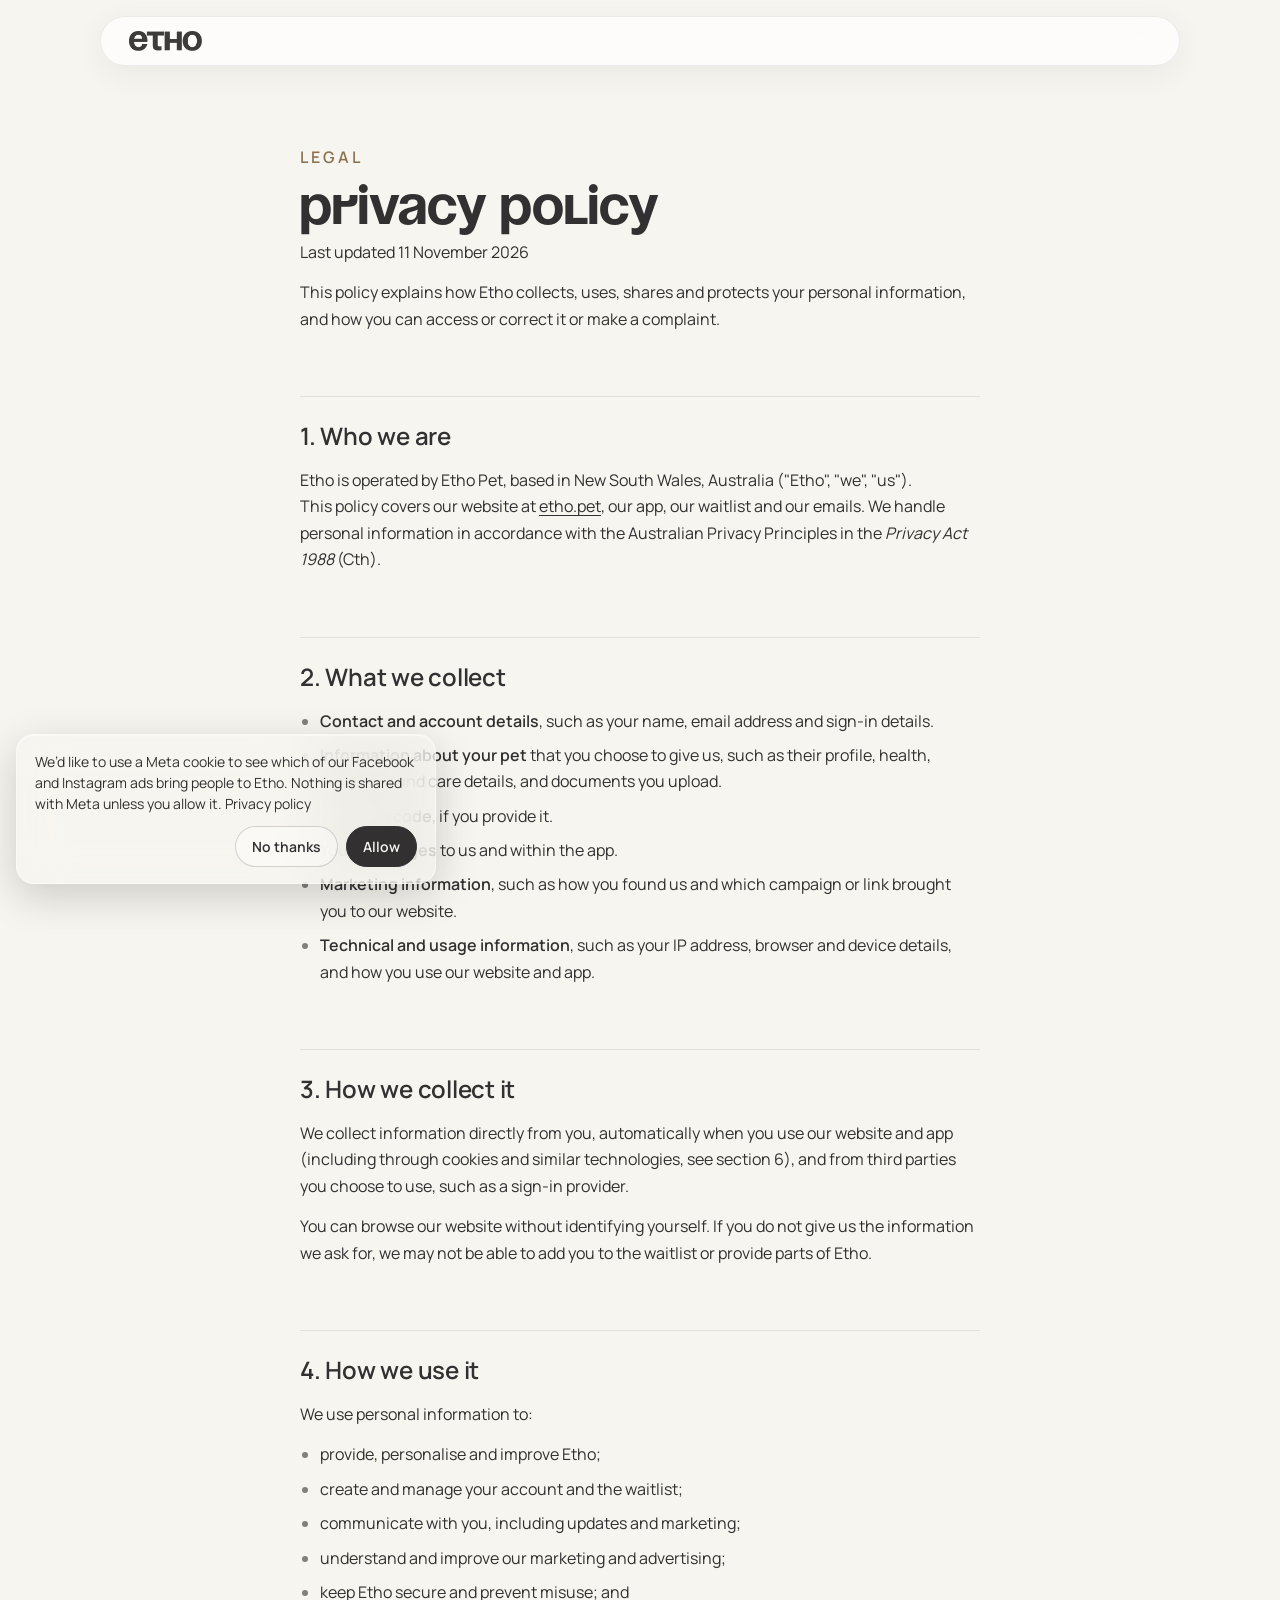
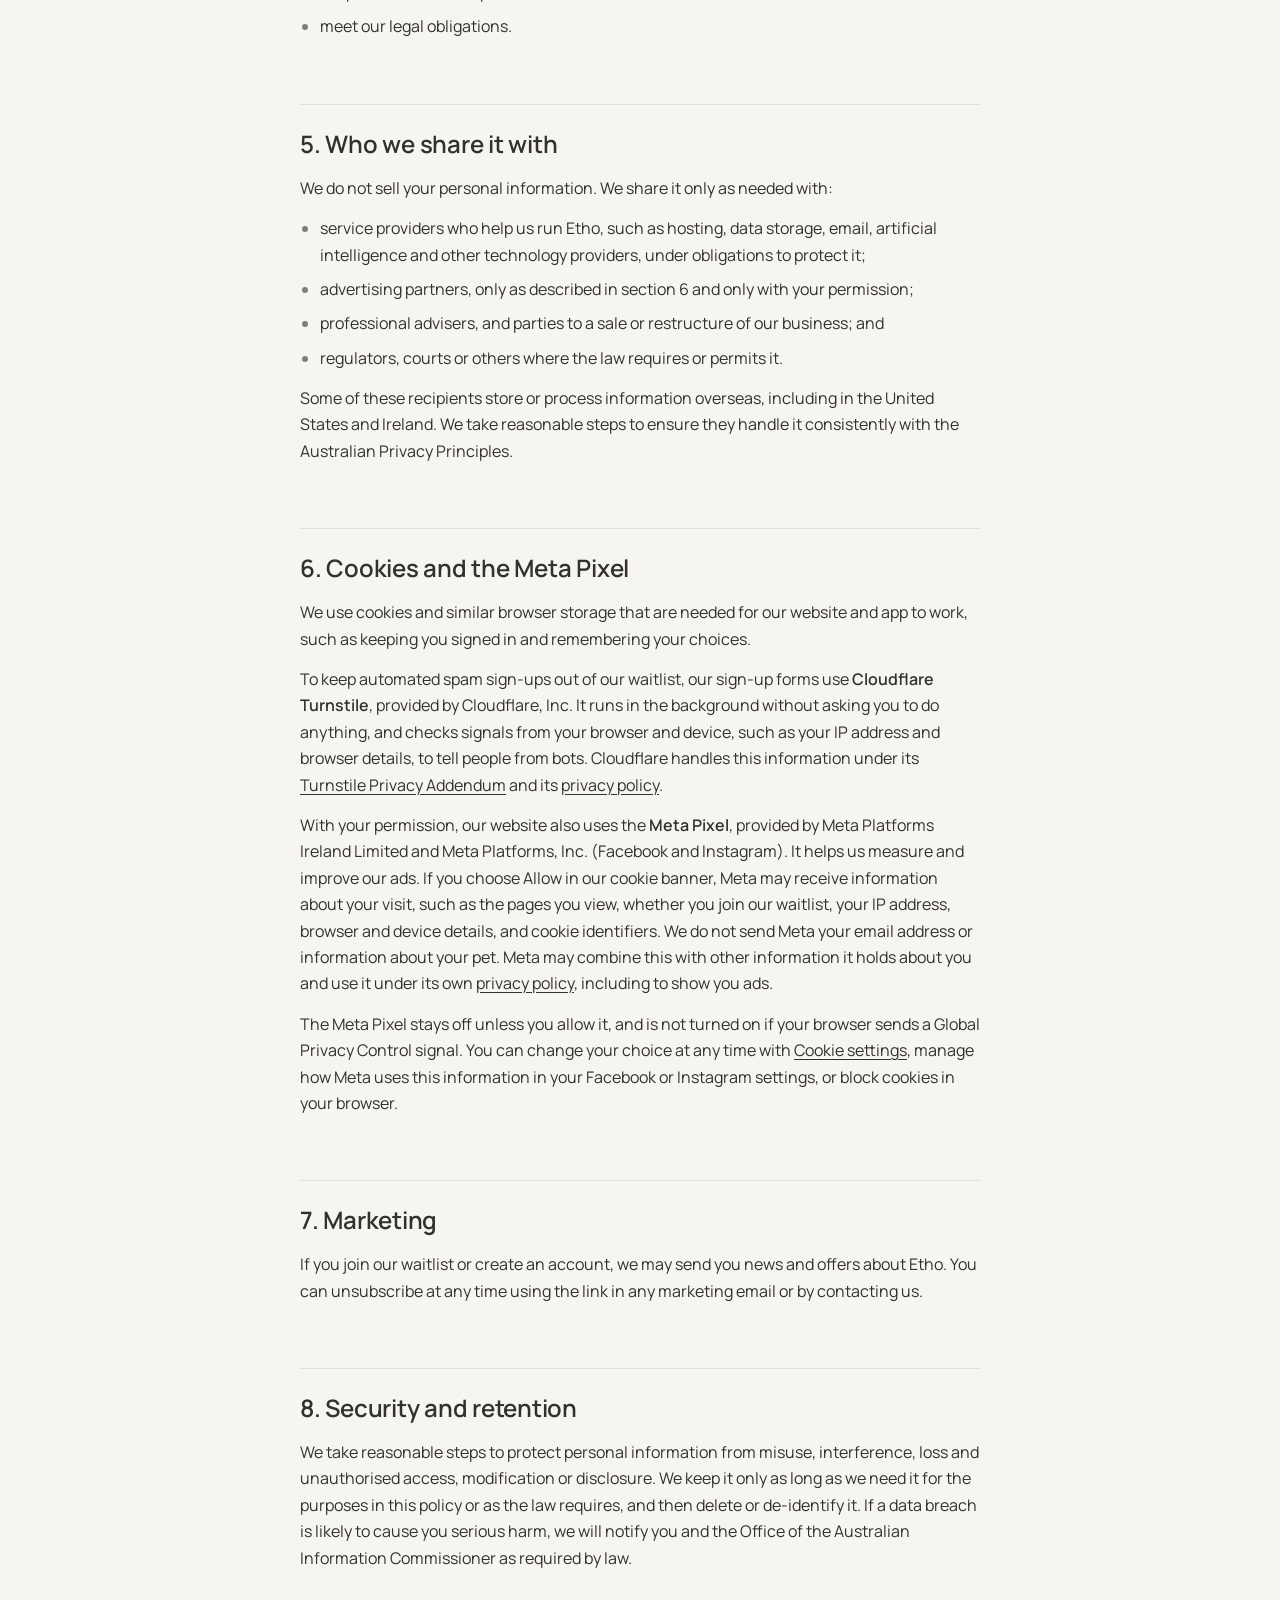
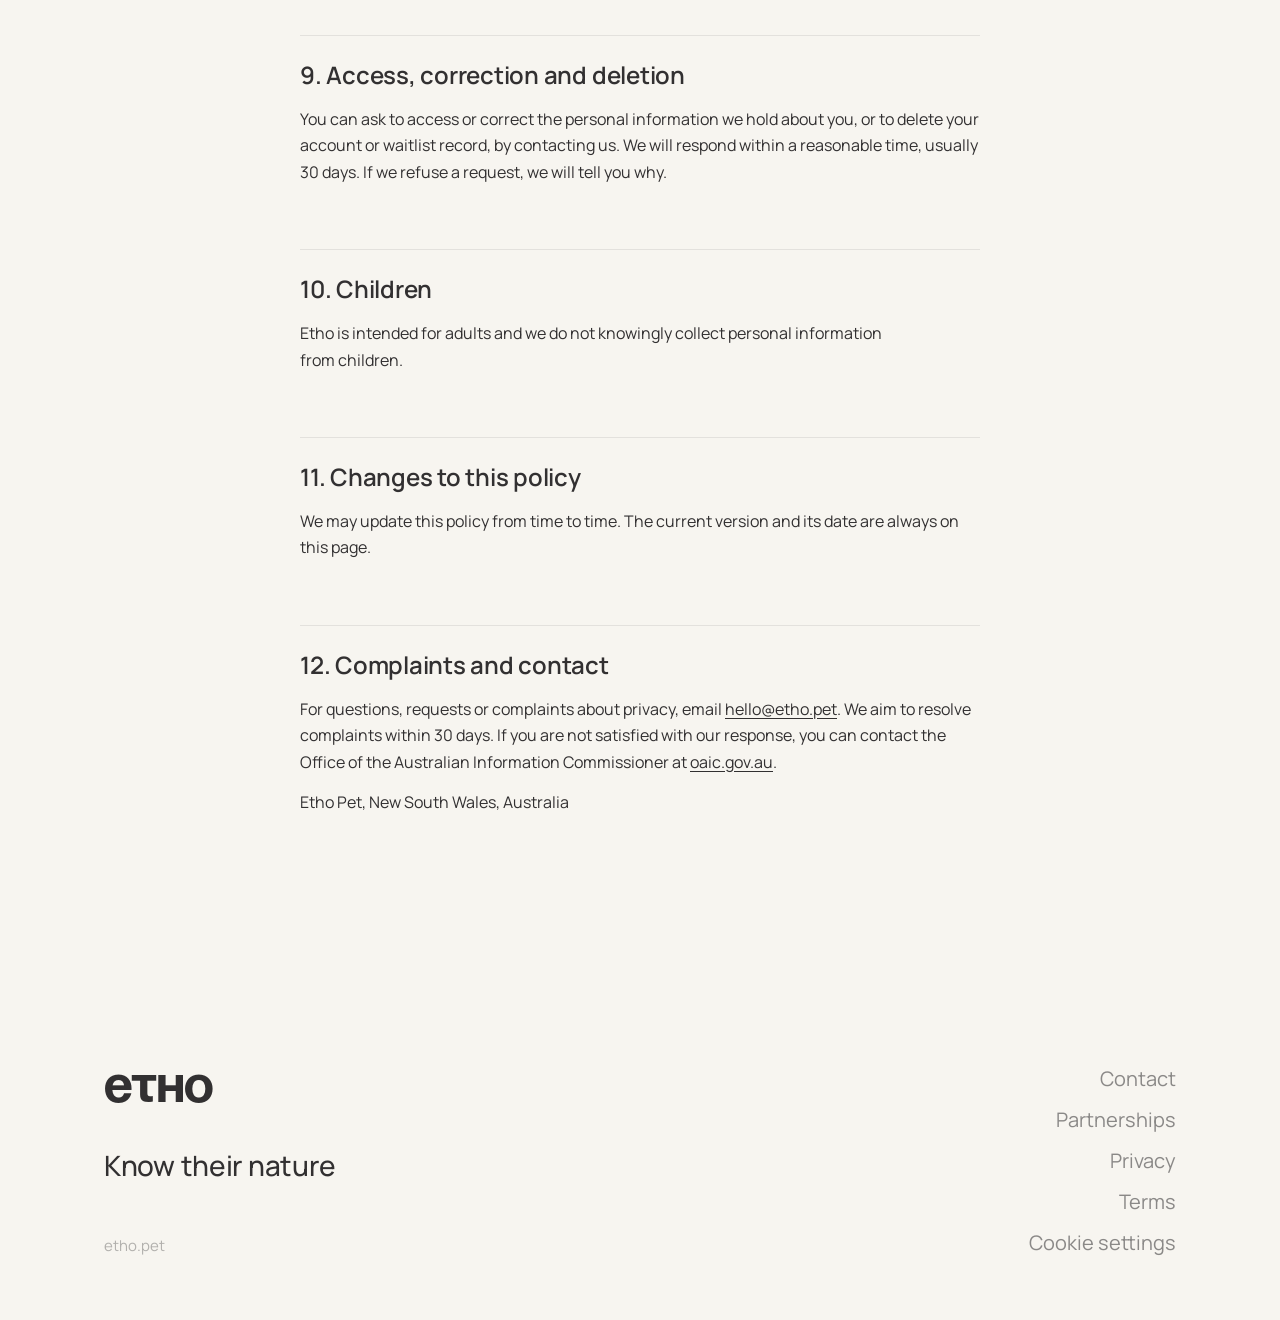
<file: privacy.html>
<!DOCTYPE html>
<html lang="en">
<head>
<meta charset="utf-8">
<meta name="viewport" content="width=device-width, initial-scale=1">
<title>Privacy Policy — Etho</title>
<meta name="description" content="How Etho collects, uses and protects your personal information.">
<meta name="robots" content="index, follow">
<link rel="canonical" href="https://etho.pet/privacy">
<meta property="og:type" content="website">
<meta property="og:site_name" content="Etho">
<meta property="og:locale" content="en_AU">
<meta property="og:url" content="https://etho.pet/privacy">
<meta property="og:title" content="Privacy Policy — Etho">
<meta property="og:description" content="How Etho collects, uses and protects your personal information.">
<meta property="og:image" content="https://etho.pet/assets/images/og-home.jpg">
<meta name="twitter:card" content="summary_large_image">
<link rel="icon" type="image/png" sizes="64x64" href="assets/images/favicon-64.png?v=3">
<link rel="icon" type="image/png" sizes="32x32" href="assets/images/favicon-32.png?v=3">
<link rel="apple-touch-icon" sizes="180x180" href="assets/images/apple-touch-icon.png?v=3">
<script type="application/ld+json">
{
  "@context": "https://schema.org",
  "@type": "BreadcrumbList",
  "itemListElement": [
    { "@type": "ListItem", "position": 1, "name": "Etho", "item": "https://etho.pet/" },
    { "@type": "ListItem", "position": 2, "name": "Privacy Policy", "item": "https://etho.pet/privacy" }
  ]
}
</script>
<link rel="preload" href="assets/fonts/manrope-latin.woff2" as="font" type="font/woff2" crossorigin>
<link rel="stylesheet" href="css/styles.css?v=20261104">
<link rel="stylesheet" href="css/consent.css?v=20261107b">
</head>
<body>
<div class="page">

  <header>
    <div class="nav-bar">
      <a href="/"><img class="logo-img" src="assets/images/etho%20logo%20dark.png" alt="Etho" width="73" height="20"></a>
    </div>
  </header>

  <main class="legal">
    <div class="eyebrow">Legal</div>
    <h1 class="legal__title">Privacy Policy</h1>
    <p class="legal__meta">Last updated 11 November 2026</p>

    <p class="legal__intro">This policy explains how Etho collects, uses, shares and protects your personal information, and how you can access or correct it or make a complaint.</p>

    <section>
      <h2>1. Who we are</h2>
      <p>Etho is operated by Etho Pet, based in New South Wales, Australia ("Etho", "we", "us"). This policy covers our website at <a href="https://etho.pet">etho.pet</a>, our app, our waitlist and our emails. We handle personal information in accordance with the Australian Privacy Principles in the <em>Privacy Act 1988</em> (Cth).</p>
    </section>

    <section>
      <h2>2. What we collect</h2>
      <ul>
        <li><strong>Contact and account details</strong>, such as your name, email address and sign-in details.</li>
        <li><strong>Information about your pet</strong> that you choose to give us, such as their profile, health, behaviour and care details, and documents you upload.</li>
        <li><strong>Your postcode</strong>, if you provide it.</li>
        <li><strong>Your messages</strong> to us and within the app.</li>
        <li><strong>Marketing information</strong>, such as how you found us and which campaign or link brought you to our website.</li>
        <li><strong>Technical and usage information</strong>, such as your IP address, browser and device details, and how you use our website and app.</li>
      </ul>
    </section>

    <section>
      <h2>3. How we collect it</h2>
      <p>We collect information directly from you, automatically when you use our website and app (including through cookies and similar technologies, see section 6), and from third parties you choose to use, such as a sign-in provider.</p>
      <p>You can browse our website without identifying yourself. If you do not give us the information we ask for, we may not be able to add you to the waitlist or provide parts of Etho.</p>
    </section>

    <section>
      <h2>4. How we use it</h2>
      <p>We use personal information to:</p>
      <ul>
        <li>provide, personalise and improve Etho;</li>
        <li>create and manage your account and the waitlist;</li>
        <li>communicate with you, including updates and marketing;</li>
        <li>understand and improve our marketing and advertising;</li>
        <li>keep Etho secure and prevent misuse; and</li>
        <li>meet our legal obligations.</li>
      </ul>
    </section>

    <section>
      <h2>5. Who we share it with</h2>
      <p>We do not sell your personal information. We share it only as needed with:</p>
      <ul>
        <li>service providers who help us run Etho, such as hosting, data storage, email, artificial intelligence and other technology providers, under obligations to protect it;</li>
        <li>advertising partners, only as described in section 6 and only with your permission;</li>
        <li>professional advisers, and parties to a sale or restructure of our business; and</li>
        <li>regulators, courts or others where the law requires or permits it.</li>
      </ul>
      <p>Some of these recipients store or process information overseas, including in the United States and Ireland. We take reasonable steps to ensure they handle it consistently with the Australian Privacy Principles.</p>
    </section>

    <section>
      <h2>6. Cookies and the Meta Pixel</h2>
      <p>We use cookies and similar browser storage that are needed for our website and app to work, such as keeping you signed in and remembering your choices.</p>
      <p>To keep automated spam sign-ups out of our waitlist, our sign-up forms use <strong>Cloudflare Turnstile</strong>, provided by Cloudflare, Inc. It runs in the background without asking you to do anything, and checks signals from your browser and device, such as your IP address and browser details, to tell people from bots. Cloudflare handles this information under its <a href="https://www.cloudflare.com/turnstile-privacy-policy/">Turnstile Privacy Addendum</a> and its <a href="https://www.cloudflare.com/privacypolicy/">privacy policy</a>.</p>
      <p>With your permission, our website also uses the <strong>Meta Pixel</strong>, provided by Meta Platforms Ireland Limited and Meta Platforms, Inc. (Facebook and Instagram). It helps us measure and improve our ads. If you choose Allow in our cookie banner, Meta may receive information about your visit, such as the pages you view, whether you join our waitlist, your IP address, browser and device details, and cookie identifiers. We do not send Meta your email address or information about your pet. Meta may combine this with other information it holds about you and use it under its own <a href="https://www.facebook.com/privacy/policy">privacy policy</a>, including to show you ads.</p>
      <p>The Meta Pixel stays off unless you allow it, and is not turned on if your browser sends a Global Privacy Control signal. You can change your choice at any time with <button type="button" class="legal__inline-btn" data-consent-settings>Cookie settings</button>, manage how Meta uses this information in your Facebook or Instagram settings, or block cookies in your browser.</p>
    </section>

    <section>
      <h2>7. Marketing</h2>
      <p>If you join our waitlist or create an account, we may send you news and offers about Etho. You can unsubscribe at any time using the link in any marketing email or by contacting us.</p>
    </section>

    <section>
      <h2>8. Security and retention</h2>
      <p>We take reasonable steps to protect personal information from misuse, interference, loss and unauthorised access, modification or disclosure. We keep it only as long as we need it for the purposes in this policy or as the law requires, and then delete or de-identify it. If a data breach is likely to cause you serious harm, we will notify you and the Office of the Australian Information Commissioner as required by law.</p>
    </section>

    <section>
      <h2>9. Access, correction and deletion</h2>
      <p>You can ask to access or correct the personal information we hold about you, or to delete your account or waitlist record, by contacting us. We will respond within a reasonable time, usually 30 days. If we refuse a request, we will tell you why.</p>
    </section>

    <section>
      <h2>10. Children</h2>
      <p>Etho is intended for adults and we do not knowingly collect personal information from children.</p>
    </section>

    <section>
      <h2>11. Changes to this policy</h2>
      <p>We may update this policy from time to time. The current version and its date are always on this page.</p>
    </section>

    <section>
      <h2>12. Complaints and contact</h2>
      <p>For questions, requests or complaints about privacy, email <a href="mailto:hello@etho.pet">hello@etho.pet</a>. We aim to resolve complaints within 30 days. If you are not satisfied with our response, you can contact the Office of the Australian Information Commissioner at <a href="https://www.oaic.gov.au">oaic.gov.au</a>.</p>
      <p>Etho Pet, New South Wales, Australia</p>
    </section>
  </main>

  <footer class="site-footer">
    <p class="site-footer__mark">etho</p>
    <p class="site-footer__tagline">Know their nature</p>
    <nav class="site-footer__links" aria-label="Footer">
      <a href="mailto:hello@etho.pet">Contact</a>
      <a href="mailto:hello@etho.pet">Partnerships</a>
      <a href="/privacy">Privacy</a>
      <a href="/terms">Terms</a>
      <button type="button" class="consent-link" data-consent-settings>Cookie settings</button>
    </nav>
    <p class="site-footer__domain">etho.pet</p>
  </footer>
</div>

<script src="js/meta-pixel.js?v=20261026b"></script>
</body>
</html>
</file>
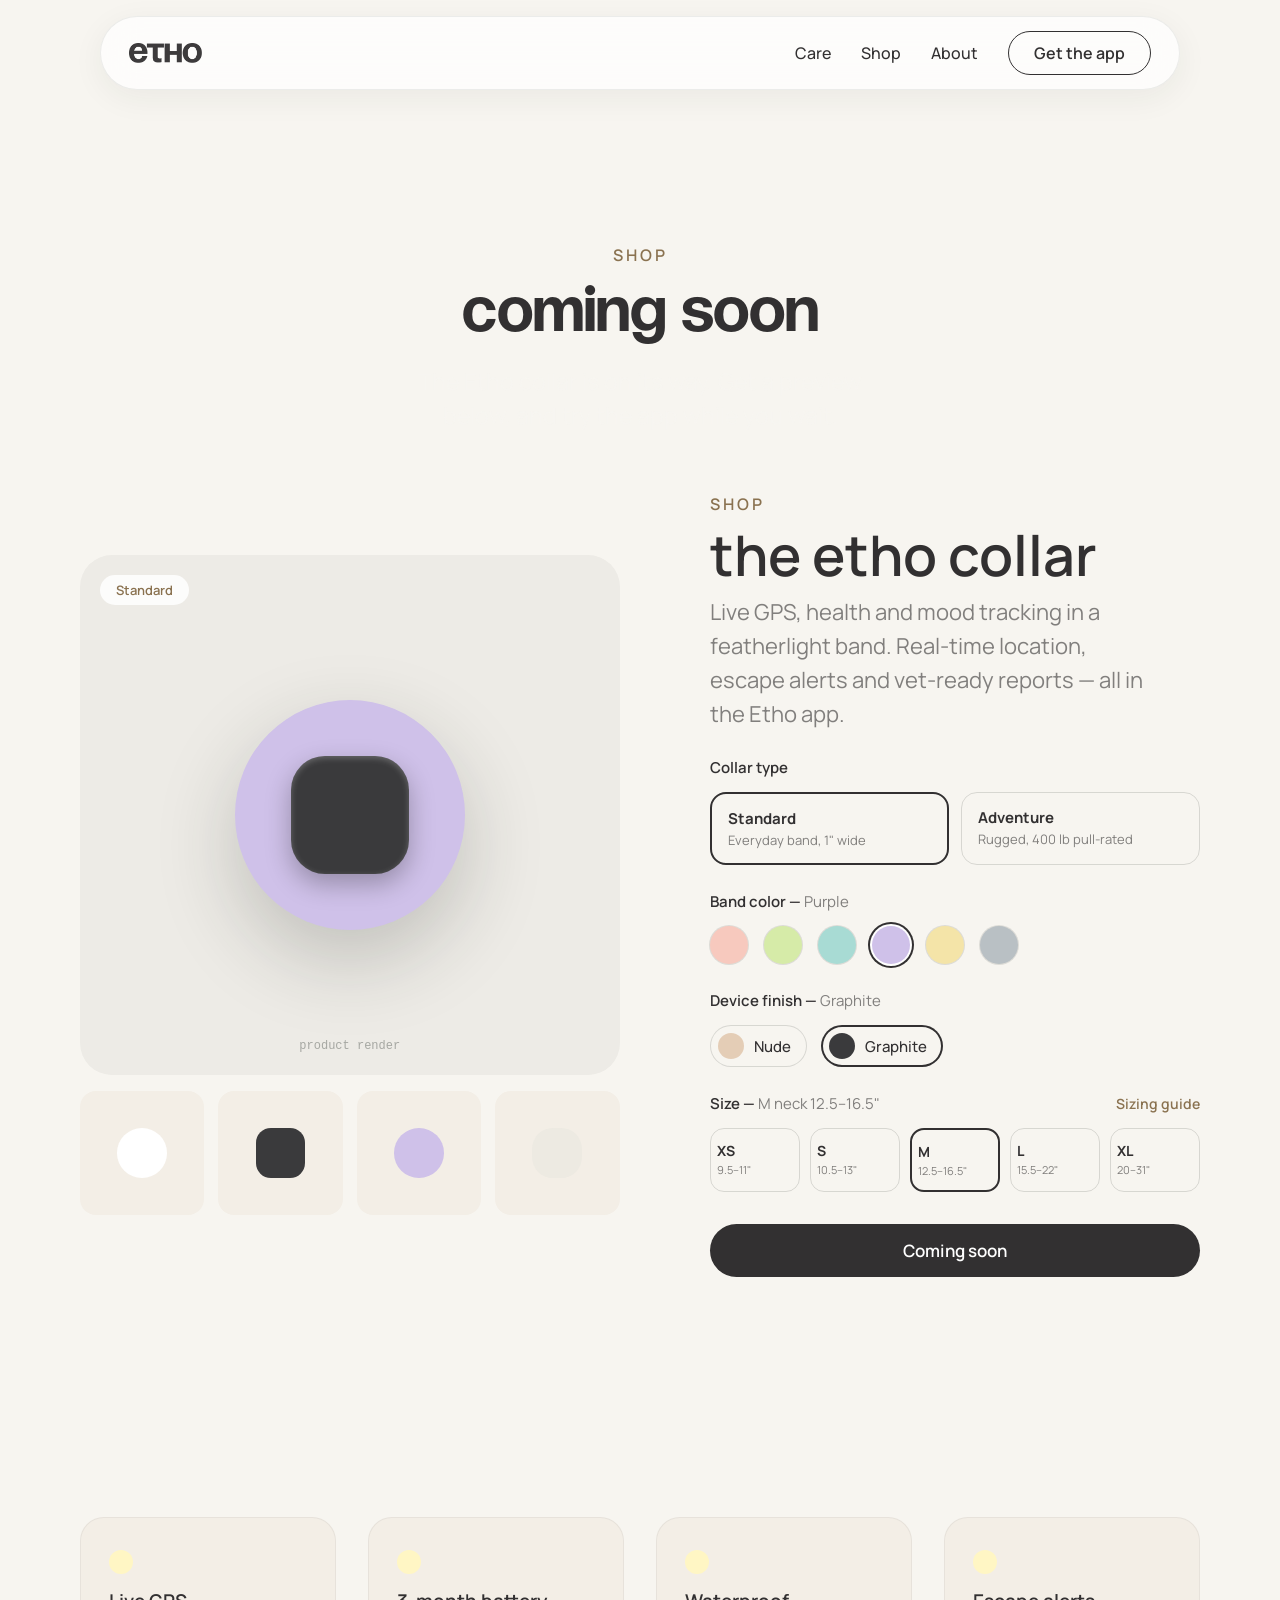
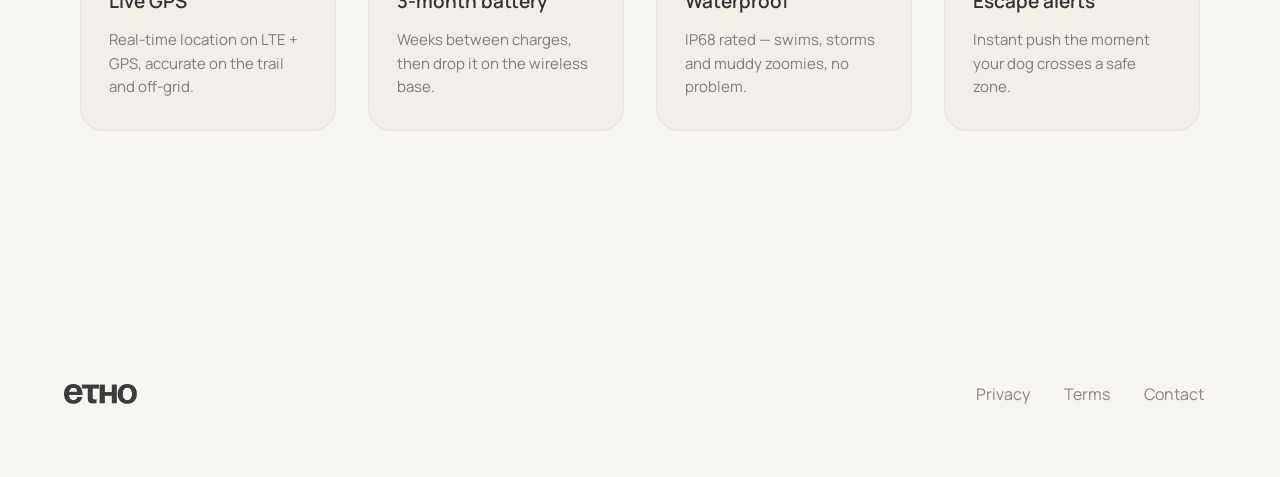
<file: shop.html>
<!DOCTYPE html>
<html lang="en">
<head>
<meta charset="utf-8">
<meta name="viewport" content="width=device-width, initial-scale=1">
<title>Shop — Etho</title>
<meta name="description" content="The Etho collar is coming soon. Live GPS, health and mood tracking in a featherlight band — pick a band color, device finish and size, and be first to know when it launches.">
<link rel="stylesheet" href="css/styles.css?v=20261104">
</head>
<body>
<div class="page">

  <header>
    <div class="nav-bar">
      <a href="index.html"><img class="logo-img" src="assets/images/etho%20logo%20dark.png" alt="Etho" width="73" height="20"></a>
      <button type="button" class="nav-toggle" aria-label="Menu" aria-expanded="false">
        <span></span><span></span><span></span>
      </button>
      <nav class="links">
        <a href="index.html#care">Care</a>
        <a href="shop.html">Shop</a>
        <a href="index.html#about">About</a>
        <span class="btn-outline">Get the app</span>
      </nav>
    </div>
  </header>

  <section class="shop-page-hero">
    <div class="eyebrow">Shop</div>
    <h1 class="hero-title" style="font-size:clamp(36px,6vw,64px)">Coming soon</h1>
    <p class="hero-sub">The Etho collar is on its way. Get a preview below, and try the app while you wait.</p>
  </section>

  <section class="shop">
    <div class="shop-inner" data-shop-configurator>
      <div class="shop-media">
        <div class="shop-stage">
          <span class="stage-badge" data-type-badge>Standard</span>
          <div class="shop-collar" style="background:#CFC1E9">
            <div class="shop-device" style="background:#3A3A3C"></div>
          </div>
          <div class="shop-render-label">product render</div>
        </div>
        <div class="thumb-row">
          <button type="button" class="thumb" aria-label="Nude finish detail"><span class="thumb-shape" style="background:#FFFFFF; border-radius:50%"></span></button>
          <button type="button" class="thumb" aria-label="Graphite finish detail"><span class="thumb-shape" style="background:#3A3A3C; border-radius:30%"></span></button>
          <button type="button" class="thumb" aria-label="Band color detail"><span class="thumb-shape" style="background:#CFC1E9; border-radius:50%"></span></button>
          <button type="button" class="thumb" aria-label="Collar worn detail"><span class="thumb-shape" style="background:#EDEAE2; border-radius:42%"></span></button>
        </div>
      </div>

      <div class="shop-details">
        <div class="shop-heading">
          <div class="eyebrow">Shop</div>
          <h2 class="shop-title">the etho collar</h2>
          <p class="shop-copy">Live GPS, health and mood tracking in a featherlight band. Real-time location, escape alerts and vet-ready reports — all in the Etho app.</p>
        </div>

        <div class="picker-group">
          <div class="picker-label">Collar type</div>
          <div class="type-options" data-type-options>
            <button type="button" class="type-option selected" data-type-key="standard">
              <span class="type-option-name">Standard</span>
              <span class="type-option-desc">Everyday band, 1" wide</span>
            </button>
            <button type="button" class="type-option" data-type-key="adventure">
              <span class="type-option-name">Adventure</span>
              <span class="type-option-desc">Rugged, 400 lb pull-rated</span>
            </button>
          </div>
        </div>

        <div class="picker-group">
          <div class="picker-label">Band color — <span class="value" data-collar-value>Purple</span></div>
          <div class="swatches">
            <button type="button" class="swatch" data-collar-index="0" style="background:#F7C9BE" aria-label="Salmon"></button>
            <button type="button" class="swatch" data-collar-index="1" style="background:#D6EBA8" aria-label="Lime"></button>
            <button type="button" class="swatch" data-collar-index="2" style="background:#A8DBD4" aria-label="Teal"></button>
            <button type="button" class="swatch selected" data-collar-index="3" style="background:#CFC1E9" aria-label="Purple"></button>
            <button type="button" class="swatch" data-collar-index="4" style="background:#F4E4A8" aria-label="Butter"></button>
            <button type="button" class="swatch" data-collar-index="5" style="background:#B9C0C4" aria-label="Gray"></button>
          </div>
        </div>

        <div class="picker-group">
          <div class="picker-label">Device finish — <span class="value" data-device-value>Graphite</span></div>
          <div class="finishes">
            <button type="button" class="finish" data-device-key="nude" data-stage="#F6EFE7">
              <span class="finish-swatch" style="background:#E4CDB6"></span>
              <span class="finish-label">Nude</span>
            </button>
            <button type="button" class="finish selected" data-device-key="graphite" data-stage="#EDEBE6">
              <span class="finish-swatch" style="background:#3A3A3C"></span>
              <span class="finish-label">Graphite</span>
            </button>
          </div>
        </div>

        <div class="picker-group">
          <div class="size-row">
            <div class="picker-label">Size — <span class="value" data-size-value>M neck 12.5–16.5"</span></div>
            <span class="sizing-guide-link" data-sizing-guide-toggle>Sizing guide</span>
          </div>
          <div class="size-grid" data-size-options>
            <button type="button" class="size-option" data-size-index="0">
              <span class="size-option-name">XS</span>
              <span class="size-option-range">9.5–11"</span>
            </button>
            <button type="button" class="size-option" data-size-index="1">
              <span class="size-option-name">S</span>
              <span class="size-option-range">10.5–13"</span>
            </button>
            <button type="button" class="size-option selected" data-size-index="2">
              <span class="size-option-name">M</span>
              <span class="size-option-range">12.5–16.5"</span>
            </button>
            <button type="button" class="size-option" data-size-index="3">
              <span class="size-option-name">L</span>
              <span class="size-option-range">15.5–22"</span>
            </button>
            <button type="button" class="size-option" data-size-index="4">
              <span class="size-option-name">XL</span>
              <span class="size-option-range">20–31"</span>
            </button>
          </div>
          <div class="sizing-guide-panel" data-sizing-guide-panel>
            <div class="row"><strong>XS</strong><span>Neck 9.5–11"</span></div>
            <div class="row"><strong>S</strong><span>Neck 10.5–13"</span></div>
            <div class="row"><strong>M</strong><span>Neck 12.5–16.5"</span></div>
            <div class="row"><strong>L</strong><span>Neck 15.5–22"</span></div>
            <div class="row"><strong>XL</strong><span>Neck 20–31"</span></div>
          </div>
        </div>

        <div class="shop-cta">
          <span class="btn-solid">Coming soon</span>
        </div>
      </div>
    </div>
  </section>

  <section class="feature-section">
    <div class="feature-grid">
      <div class="feature-card">
        <span class="feature-icon"></span>
        <div class="feature-title">Live GPS</div>
        <p class="feature-copy">Real-time location on LTE + GPS, accurate on the trail and off-grid.</p>
      </div>
      <div class="feature-card">
        <span class="feature-icon"></span>
        <div class="feature-title">3-month battery</div>
        <p class="feature-copy">Weeks between charges, then drop it on the wireless base.</p>
      </div>
      <div class="feature-card">
        <span class="feature-icon"></span>
        <div class="feature-title">Waterproof</div>
        <p class="feature-copy">IP68 rated — swims, storms and muddy zoomies, no problem.</p>
      </div>
      <div class="feature-card">
        <span class="feature-icon"></span>
        <div class="feature-title">Escape alerts</div>
        <p class="feature-copy">Instant push the moment your dog crosses a safe zone.</p>
      </div>
    </div>
  </section>

  <footer>
    <a href="index.html"><img class="logo-img" src="assets/images/etho%20logo%20dark.png" alt="Etho" width="73" height="20" style="height:20px"></a>
    <div class="footer-links">
      <a href="privacy.html">Privacy</a>
      <a href="terms.html">Terms</a>
      <a href="mailto:hello@etho.pet">Contact</a>
    </div>
  </footer>
</div>

<script src="js/main.js?v=20261103"></script>
</body>
</html>
</file>
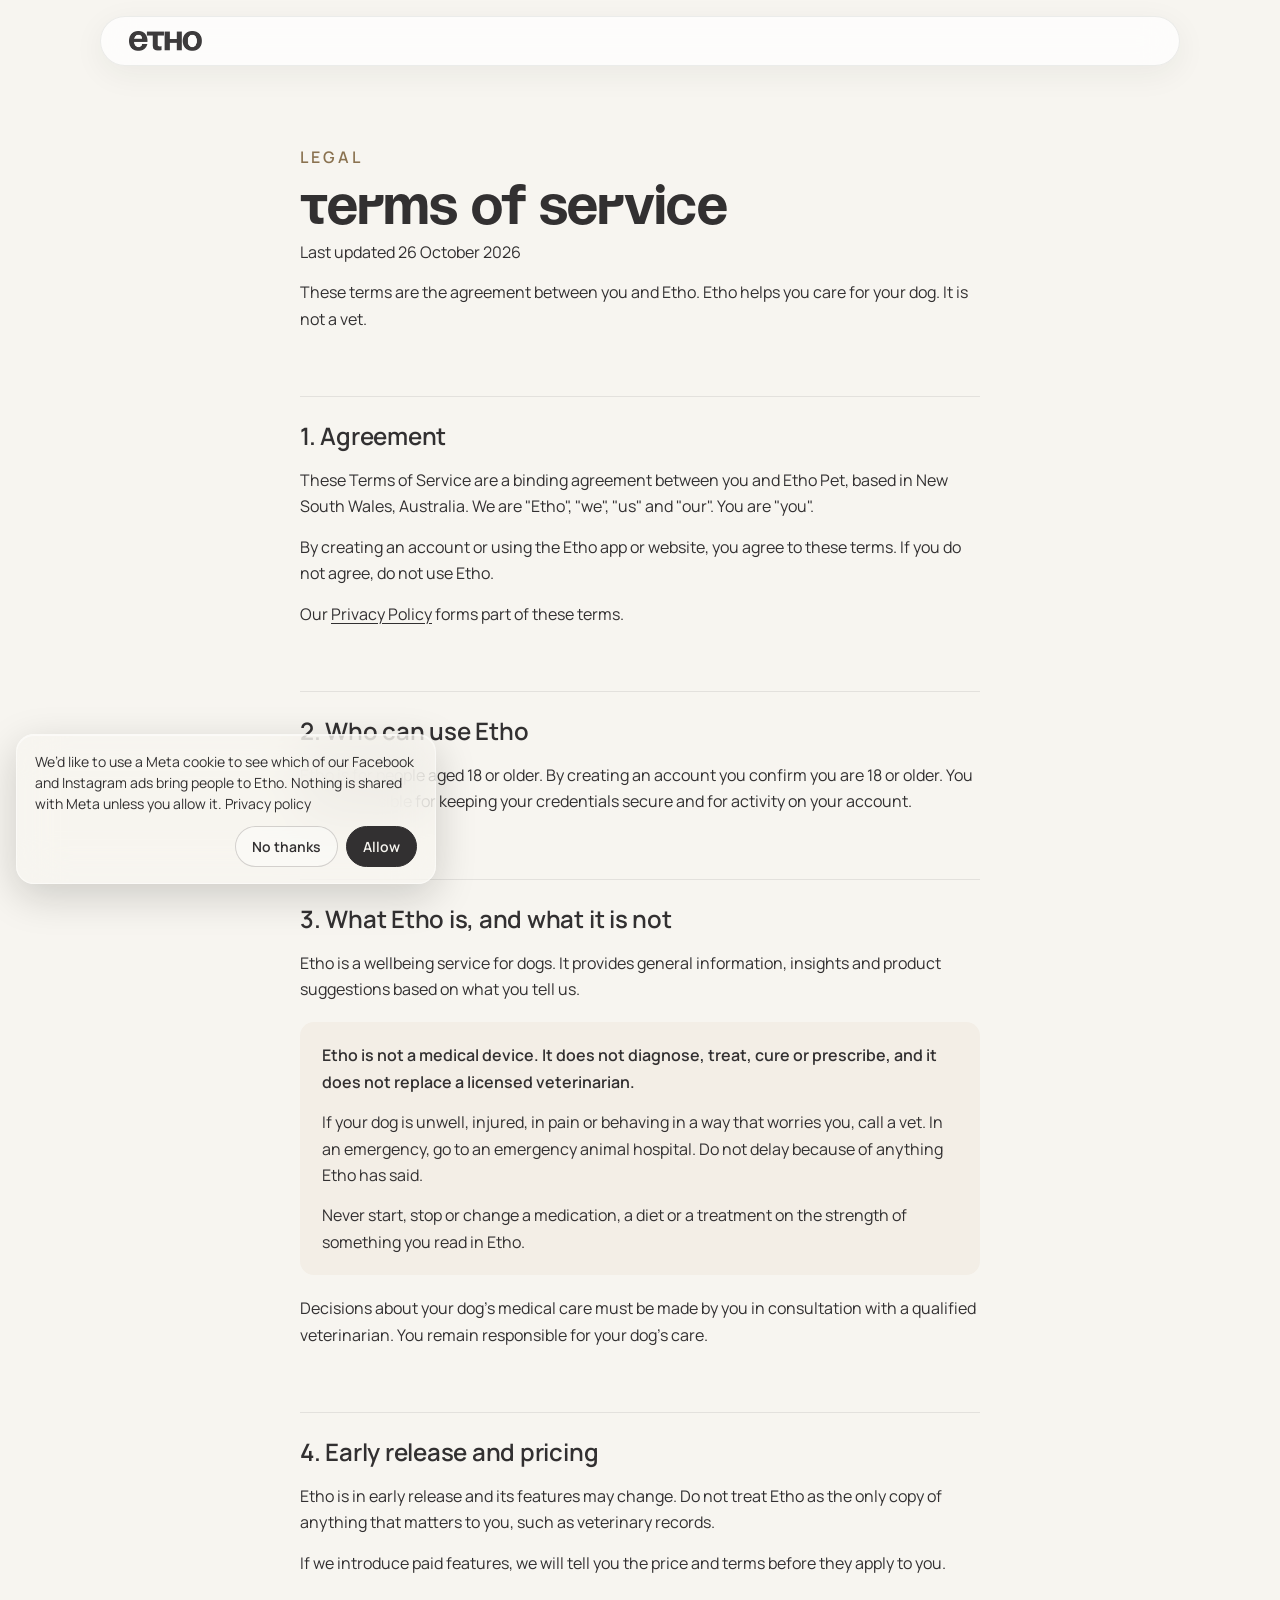
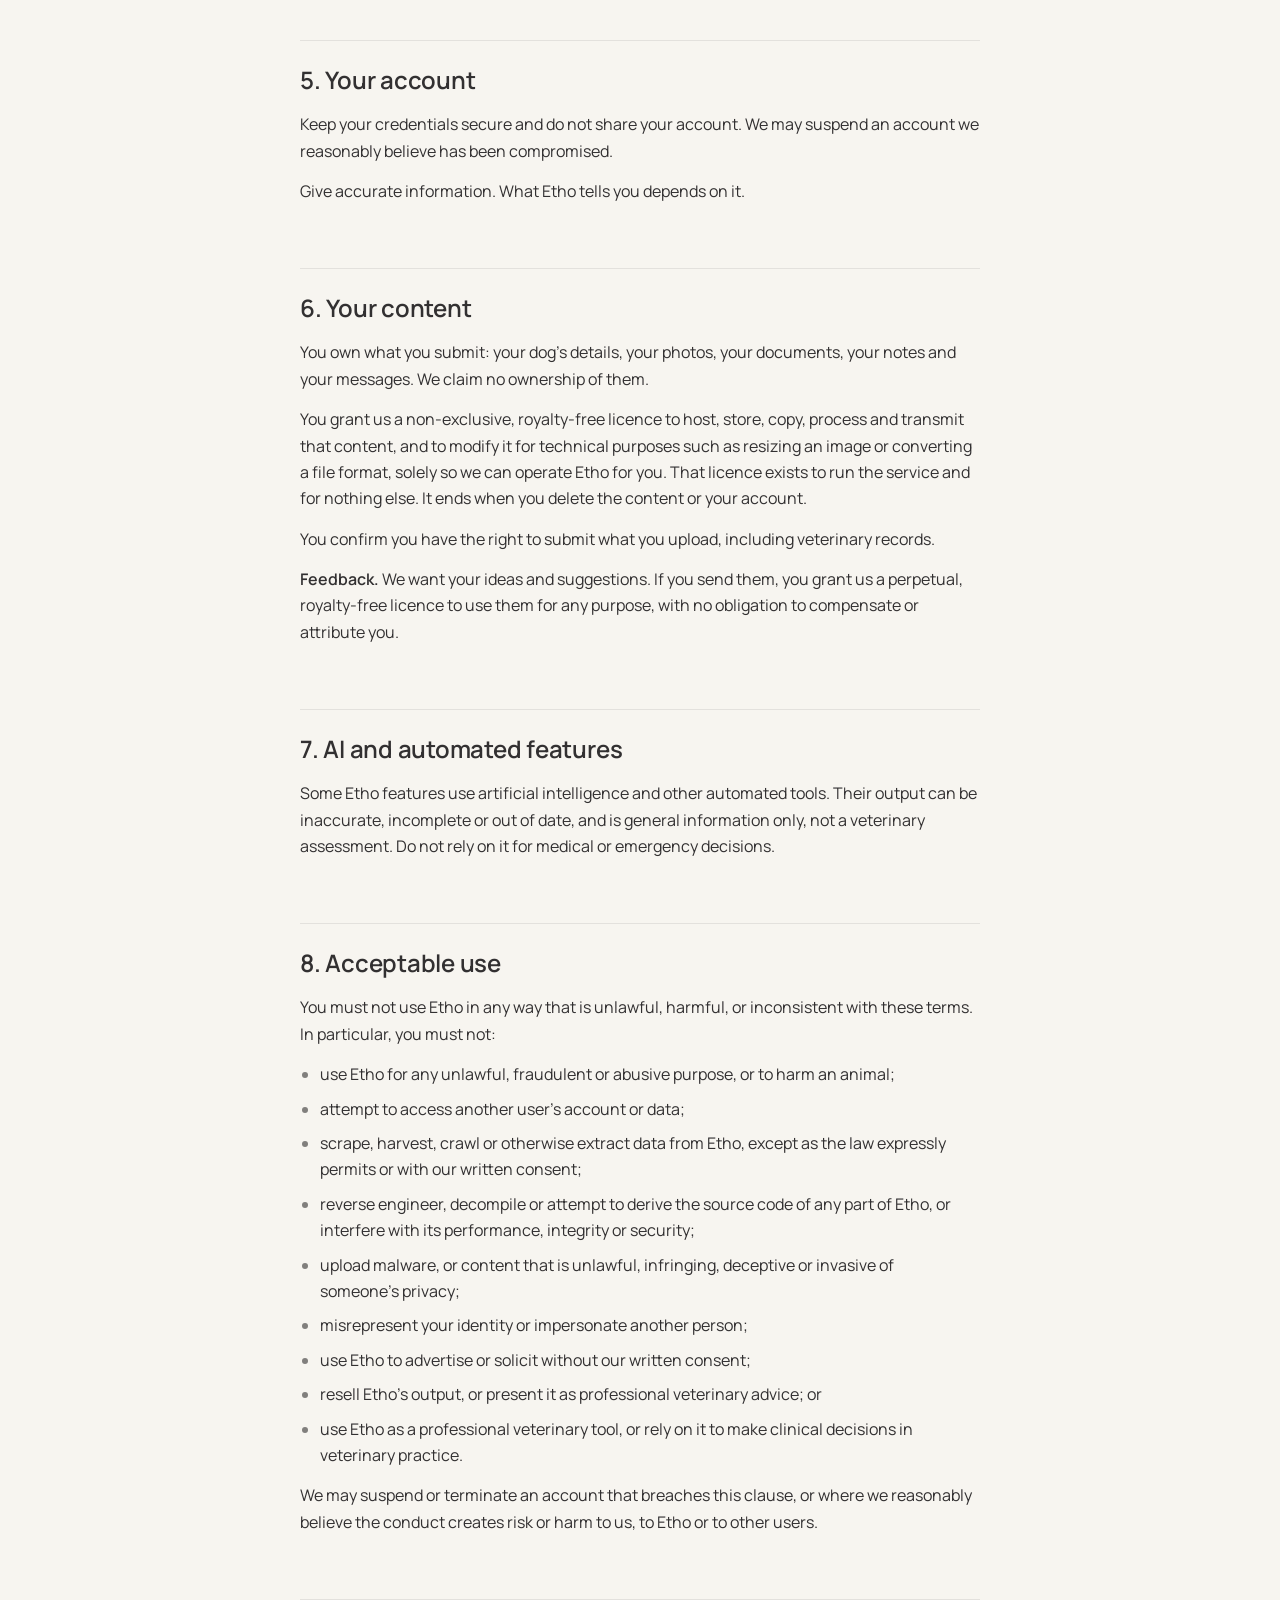
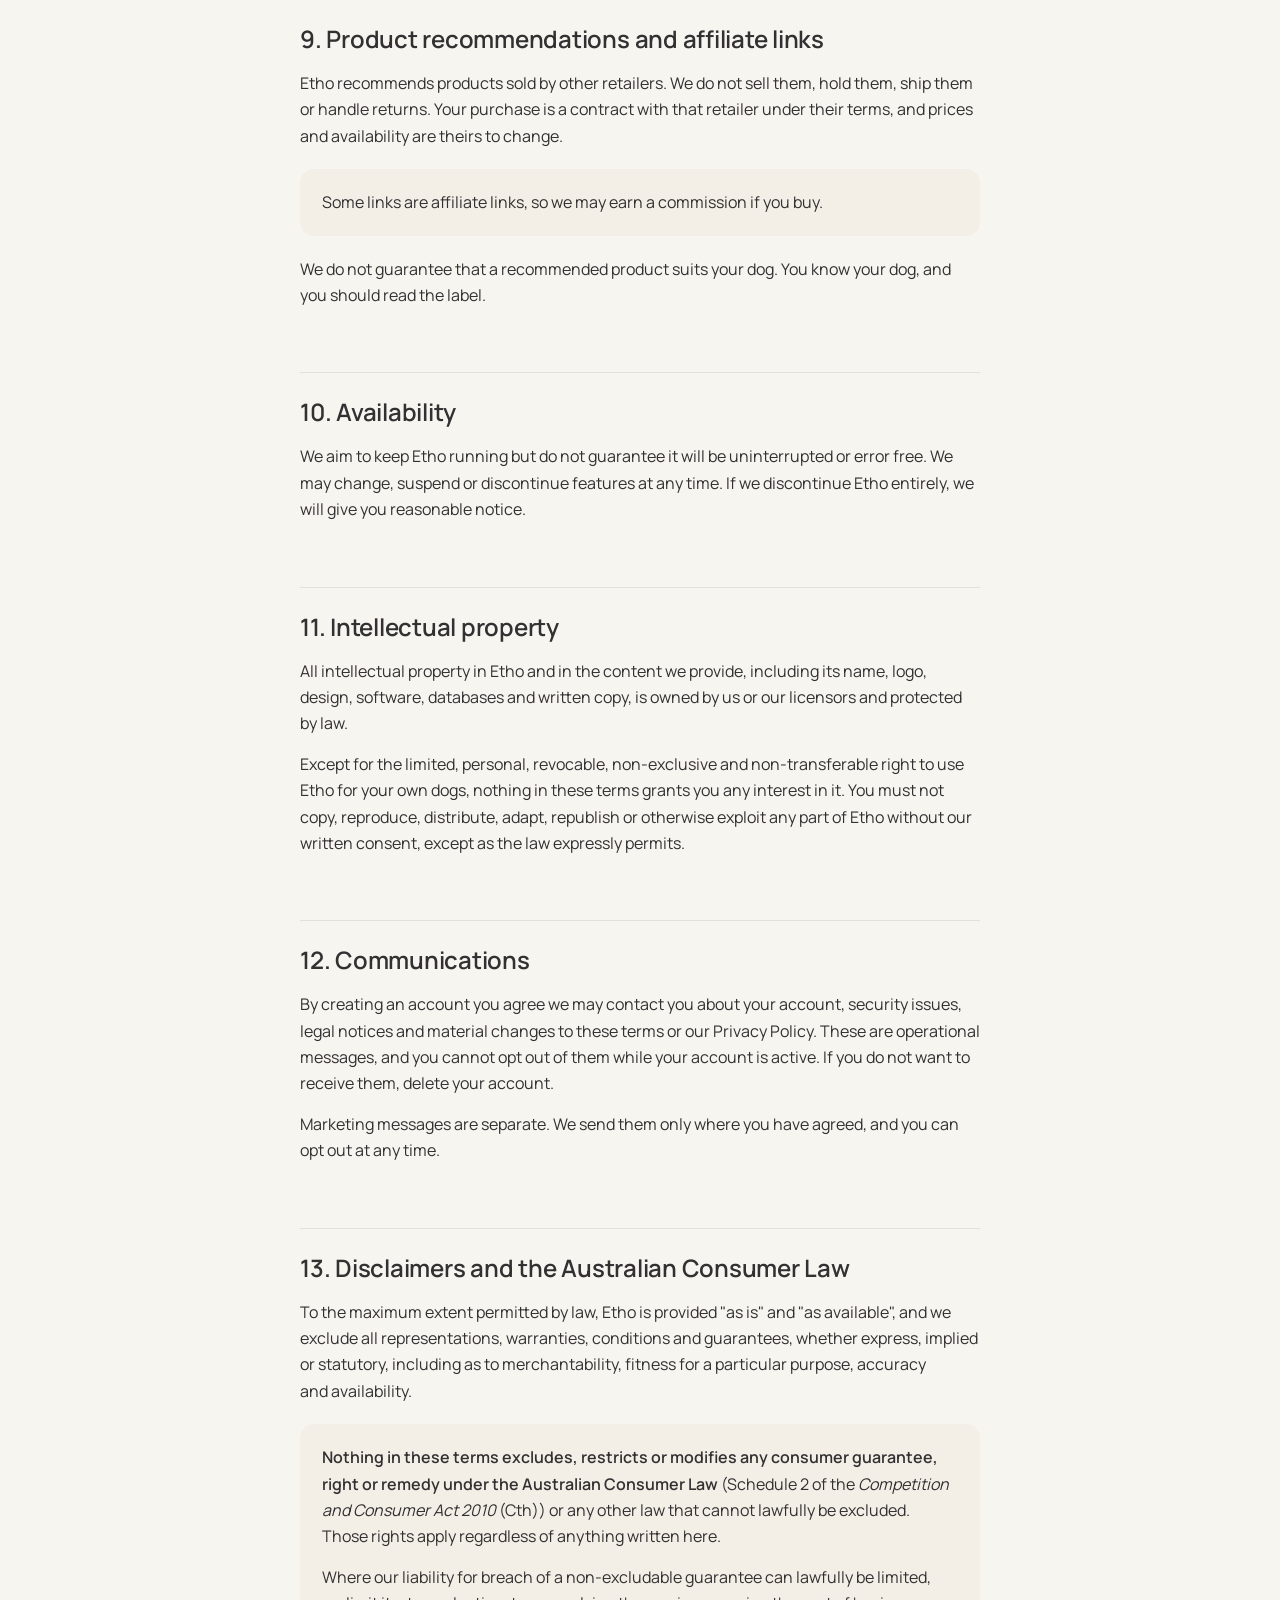
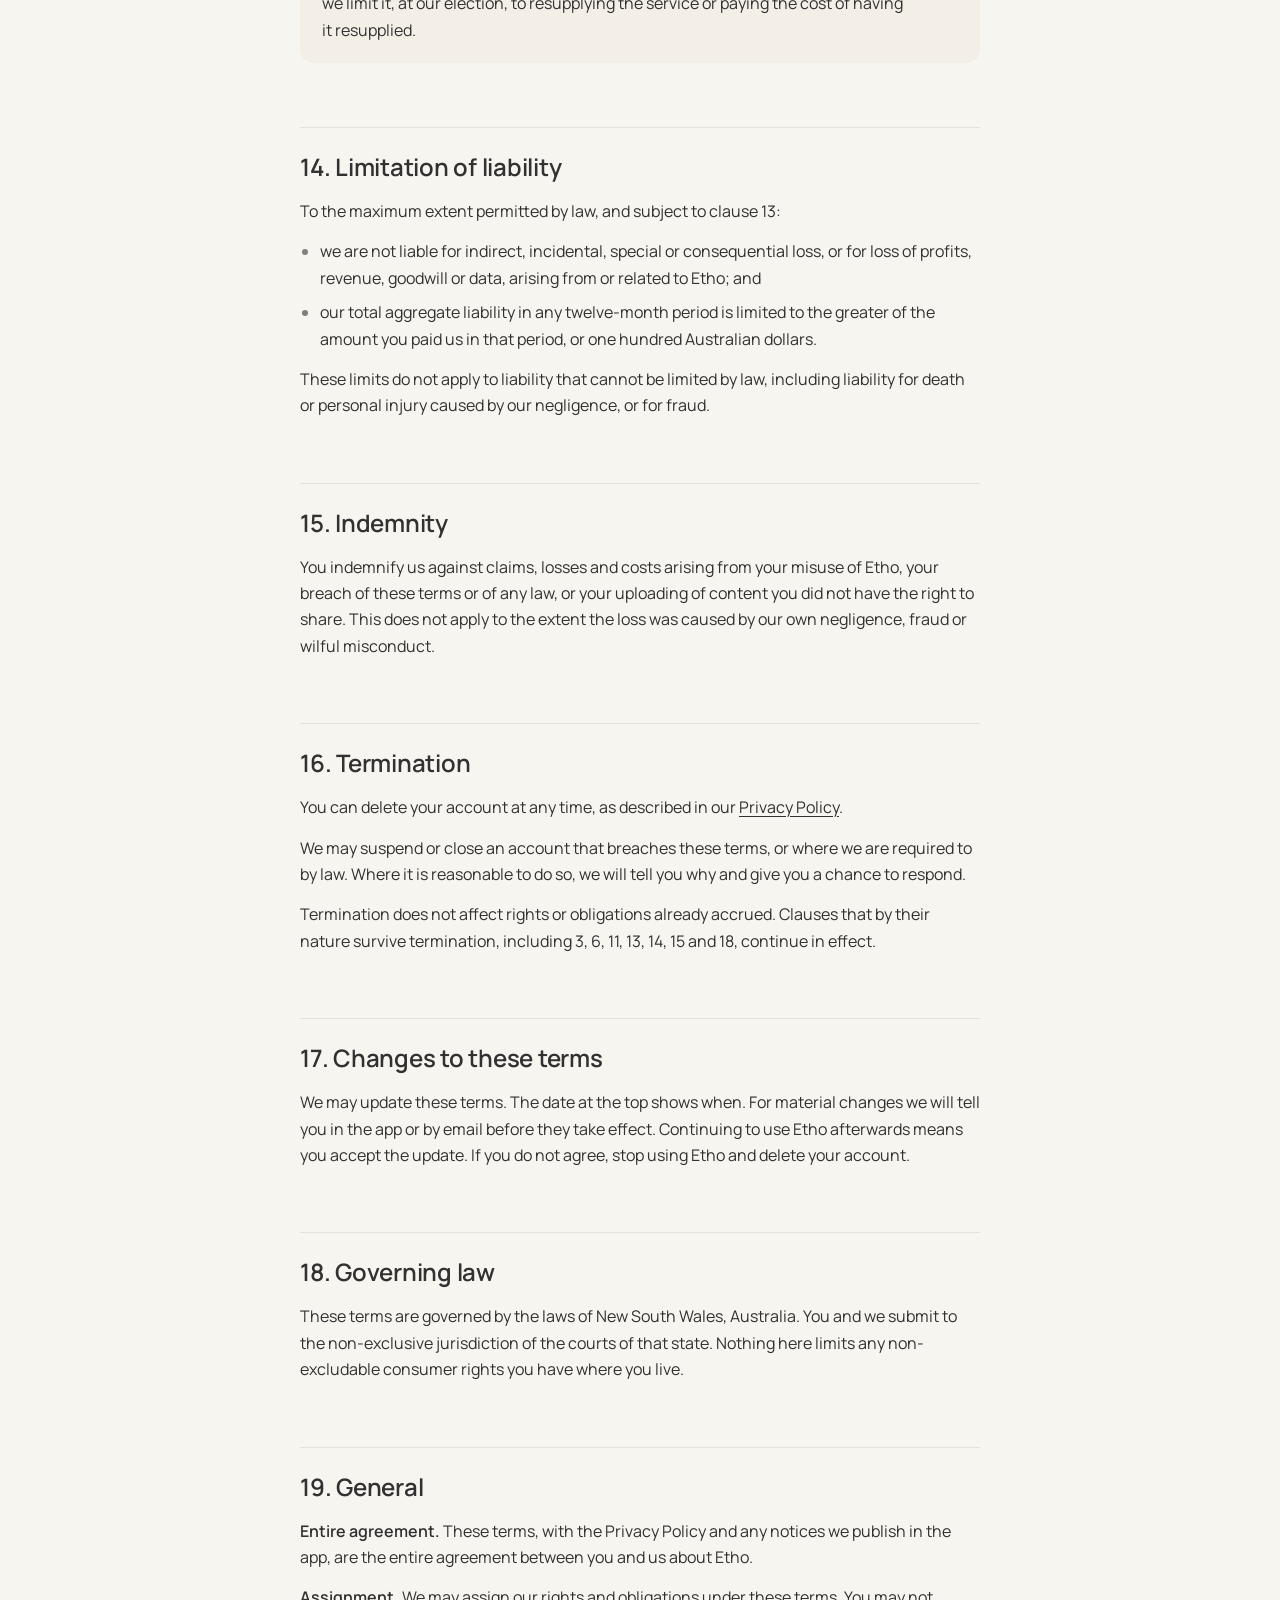
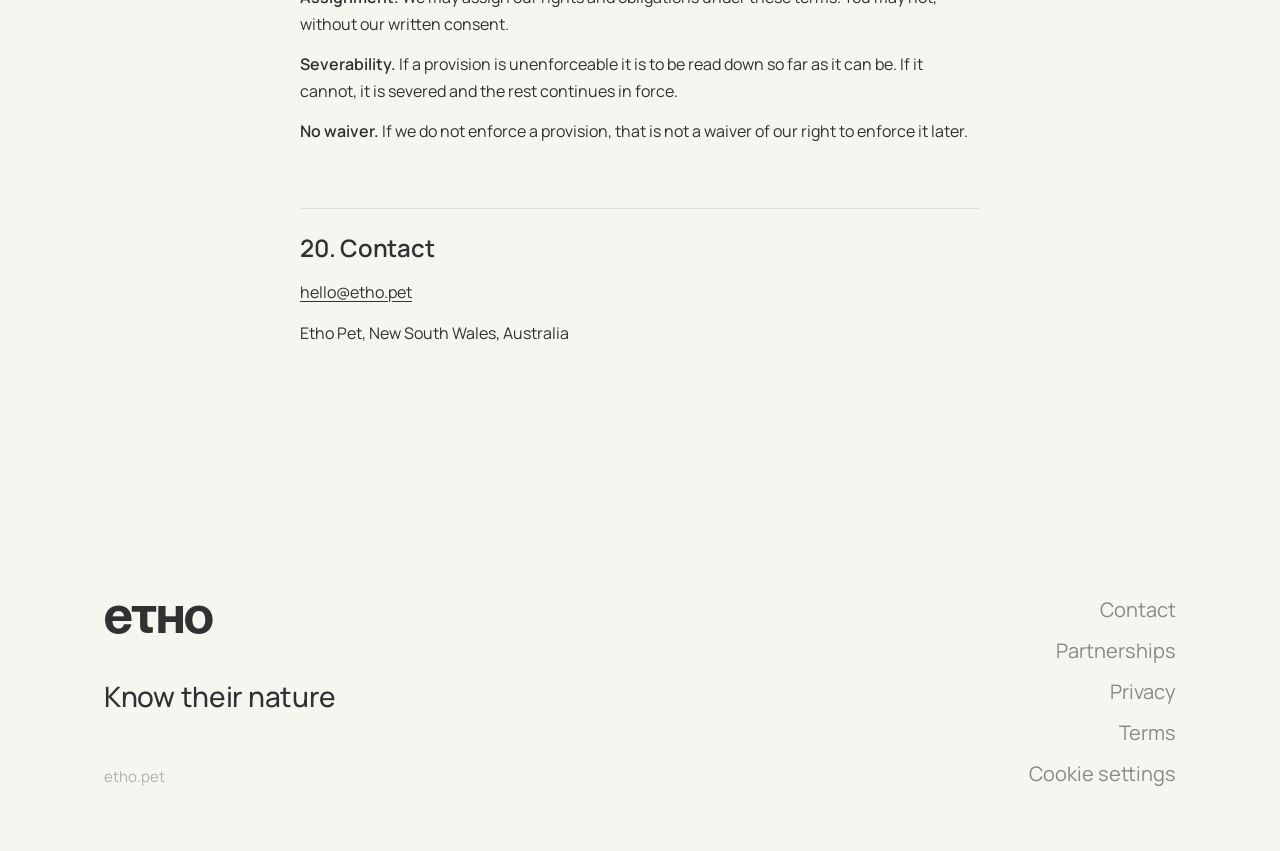
<file: terms.html>
<!DOCTYPE html>
<html lang="en">
<head>
<meta charset="utf-8">
<meta name="viewport" content="width=device-width, initial-scale=1">
<title>Terms of Service — Etho</title>
<meta name="description" content="The terms that apply when you use the Etho app and website.">
<meta name="robots" content="index, follow">
<link rel="canonical" href="https://etho.pet/terms">
<meta property="og:type" content="website">
<meta property="og:site_name" content="Etho">
<meta property="og:locale" content="en_AU">
<meta property="og:url" content="https://etho.pet/terms">
<meta property="og:title" content="Terms of Service — Etho">
<meta property="og:description" content="The terms that apply when you use the Etho app and website.">
<meta property="og:image" content="https://etho.pet/assets/images/og-home.jpg">
<meta name="twitter:card" content="summary_large_image">
<link rel="icon" type="image/png" sizes="64x64" href="assets/images/favicon-64.png?v=3">
<link rel="icon" type="image/png" sizes="32x32" href="assets/images/favicon-32.png?v=3">
<link rel="apple-touch-icon" sizes="180x180" href="assets/images/apple-touch-icon.png?v=3">
<script type="application/ld+json">
{
  "@context": "https://schema.org",
  "@type": "BreadcrumbList",
  "itemListElement": [
    { "@type": "ListItem", "position": 1, "name": "Etho", "item": "https://etho.pet/" },
    { "@type": "ListItem", "position": 2, "name": "Terms of Service", "item": "https://etho.pet/terms" }
  ]
}
</script>
<link rel="preload" href="assets/fonts/manrope-latin.woff2" as="font" type="font/woff2" crossorigin>
<link rel="stylesheet" href="css/styles.css?v=20261104">
<link rel="stylesheet" href="css/consent.css?v=20261107b">
</head>
<body>
<div class="page">

  <header>
    <div class="nav-bar">
      <a href="/"><img class="logo-img" src="assets/images/etho%20logo%20dark.png" alt="Etho" width="73" height="20"></a>
    </div>
  </header>

  <main class="legal">
    <div class="eyebrow">Legal</div>
    <h1 class="legal__title">Terms of Service</h1>
    <p class="legal__meta">Last updated 26 October 2026</p>

    <p class="legal__intro">These terms are the agreement between you and Etho. Etho helps you care for your dog. It is not a vet.</p>

    <section>
      <h2>1. Agreement</h2>
      <p>These Terms of Service are a binding agreement between you and Etho Pet, based in New South Wales, Australia. We are "Etho", "we", "us" and "our". You are "you".</p>
      <p>By creating an account or using the Etho app or website, you agree to these terms. If you do not agree, do not use Etho.</p>
      <p>Our <a href="/privacy">Privacy Policy</a> forms part of these terms.</p>
    </section>

    <section>
      <h2>2. Who can use Etho</h2>
      <p>Etho is for people aged 18 or older. By creating an account you confirm you are 18 or older. You are responsible for keeping your credentials secure and for activity on your account.</p>
    </section>

    <section>
      <h2>3. What Etho is, and what it is not</h2>
      <p>Etho is a wellbeing service for dogs. It provides general information, insights and product suggestions based on what you tell us.</p>
      <div class="legal__callout">
        <p><strong>Etho is not a medical device. It does not diagnose, treat, cure or prescribe, and it does not replace a licensed veterinarian.</strong></p>
        <p>If your dog is unwell, injured, in pain or behaving in a way that worries you, call a vet. In an emergency, go to an emergency animal hospital. Do not delay because of anything Etho has said.</p>
        <p>Never start, stop or change a medication, a diet or a treatment on the strength of something you read in Etho.</p>
      </div>
      <p>Decisions about your dog's medical care must be made by you in consultation with a qualified veterinarian. You remain responsible for your dog's care.</p>
    </section>

    <section>
      <h2>4. Early release and pricing</h2>
      <p>Etho is in early release and its features may change. Do not treat Etho as the only copy of anything that matters to you, such as veterinary records.</p>
      <p>If we introduce paid features, we will tell you the price and terms before they apply to you.</p>
    </section>

    <section>
      <h2>5. Your account</h2>
      <p>Keep your credentials secure and do not share your account. We may suspend an account we reasonably believe has been compromised.</p>
      <p>Give accurate information. What Etho tells you depends on it.</p>
    </section>

    <section>
      <h2>6. Your content</h2>
      <p>You own what you submit: your dog's details, your photos, your documents, your notes and your messages. We claim no ownership of them.</p>
      <p>You grant us a non-exclusive, royalty-free licence to host, store, copy, process and transmit that content, and to modify it for technical purposes such as resizing an image or converting a file format, solely so we can operate Etho for you. That licence exists to run the service and for nothing else. It ends when you delete the content or your account.</p>
      <p>You confirm you have the right to submit what you upload, including veterinary records.</p>
      <p><strong>Feedback.</strong> We want your ideas and suggestions. If you send them, you grant us a perpetual, royalty-free licence to use them for any purpose, with no obligation to compensate or attribute you.</p>
    </section>

    <section>
      <h2>7. AI and automated features</h2>
      <p>Some Etho features use artificial intelligence and other automated tools. Their output can be inaccurate, incomplete or out of date, and is general information only, not a veterinary assessment. Do not rely on it for medical or emergency decisions.</p>
    </section>

    <section>
      <h2>8. Acceptable use</h2>
      <p>You must not use Etho in any way that is unlawful, harmful, or inconsistent with these terms. In particular, you must not:</p>
      <ul>
        <li>use Etho for any unlawful, fraudulent or abusive purpose, or to harm an animal;</li>
        <li>attempt to access another user's account or data;</li>
        <li>scrape, harvest, crawl or otherwise extract data from Etho, except as the law expressly permits or with our written consent;</li>
        <li>reverse engineer, decompile or attempt to derive the source code of any part of Etho, or interfere with its performance, integrity or security;</li>
        <li>upload malware, or content that is unlawful, infringing, deceptive or invasive of someone's privacy;</li>
        <li>misrepresent your identity or impersonate another person;</li>
        <li>use Etho to advertise or solicit without our written consent;</li>
        <li>resell Etho's output, or present it as professional veterinary advice; or</li>
        <li>use Etho as a professional veterinary tool, or rely on it to make clinical decisions in veterinary practice.</li>
      </ul>
      <p>We may suspend or terminate an account that breaches this clause, or where we reasonably believe the conduct creates risk or harm to us, to Etho or to other users.</p>
    </section>

    <section>
      <h2>9. Product recommendations and affiliate links</h2>
      <p>Etho recommends products sold by other retailers. We do not sell them, hold them, ship them or handle returns. Your purchase is a contract with that retailer under their terms, and prices and availability are theirs to change.</p>
      <div class="legal__callout">
        <p>Some links are affiliate links, so we may earn a commission if you buy.</p>
      </div>
      <p>We do not guarantee that a recommended product suits your dog. You know your dog, and you should read the label.</p>
    </section>

    <section>
      <h2>10. Availability</h2>
      <p>We aim to keep Etho running but do not guarantee it will be uninterrupted or error free. We may change, suspend or discontinue features at any time. If we discontinue Etho entirely, we will give you reasonable notice.</p>
    </section>

    <section>
      <h2>11. Intellectual property</h2>
      <p>All intellectual property in Etho and in the content we provide, including its name, logo, design, software, databases and written copy, is owned by us or our licensors and protected by law.</p>
      <p>Except for the limited, personal, revocable, non-exclusive and non-transferable right to use Etho for your own dogs, nothing in these terms grants you any interest in it. You must not copy, reproduce, distribute, adapt, republish or otherwise exploit any part of Etho without our written consent, except as the law expressly permits.</p>
    </section>

    <section>
      <h2>12. Communications</h2>
      <p>By creating an account you agree we may contact you about your account, security issues, legal notices and material changes to these terms or our Privacy Policy. These are operational messages, and you cannot opt out of them while your account is active. If you do not want to receive them, delete your account.</p>
      <p>Marketing messages are separate. We send them only where you have agreed, and you can opt out at any time.</p>
    </section>

    <section>
      <h2>13. Disclaimers and the Australian Consumer Law</h2>
      <p>To the maximum extent permitted by law, Etho is provided "as is" and "as available", and we exclude all representations, warranties, conditions and guarantees, whether express, implied or statutory, including as to merchantability, fitness for a particular purpose, accuracy and availability.</p>
      <div class="legal__callout">
        <p><strong>Nothing in these terms excludes, restricts or modifies any consumer guarantee, right or remedy under the Australian Consumer Law</strong> (Schedule 2 of the <em>Competition and Consumer Act 2010</em> (Cth)) or any other law that cannot lawfully be excluded. Those rights apply regardless of anything written here.</p>
        <p>Where our liability for breach of a non-excludable guarantee can lawfully be limited, we limit it, at our election, to resupplying the service or paying the cost of having it resupplied.</p>
      </div>
    </section>

    <section>
      <h2>14. Limitation of liability</h2>
      <p>To the maximum extent permitted by law, and subject to clause 13:</p>
      <ul>
        <li>we are not liable for indirect, incidental, special or consequential loss, or for loss of profits, revenue, goodwill or data, arising from or related to Etho; and</li>
        <li>our total aggregate liability in any twelve-month period is limited to the greater of the amount you paid us in that period, or one hundred Australian dollars.</li>
      </ul>
      <p>These limits do not apply to liability that cannot be limited by law, including liability for death or personal injury caused by our negligence, or for fraud.</p>
    </section>

    <section>
      <h2>15. Indemnity</h2>
      <p>You indemnify us against claims, losses and costs arising from your misuse of Etho, your breach of these terms or of any law, or your uploading of content you did not have the right to share. This does not apply to the extent the loss was caused by our own negligence, fraud or wilful misconduct.</p>
    </section>

    <section>
      <h2>16. Termination</h2>
      <p>You can delete your account at any time, as described in our <a href="/privacy">Privacy Policy</a>.</p>
      <p>We may suspend or close an account that breaches these terms, or where we are required to by law. Where it is reasonable to do so, we will tell you why and give you a chance to respond.</p>
      <p>Termination does not affect rights or obligations already accrued. Clauses that by their nature survive termination, including 3, 6, 11, 13, 14, 15 and 18, continue in effect.</p>
    </section>

    <section>
      <h2>17. Changes to these terms</h2>
      <p>We may update these terms. The date at the top shows when. For material changes we will tell you in the app or by email before they take effect. Continuing to use Etho afterwards means you accept the update. If you do not agree, stop using Etho and delete your account.</p>
    </section>

    <section>
      <h2>18. Governing law</h2>
      <p>These terms are governed by the laws of New South Wales, Australia. You and we submit to the non-exclusive jurisdiction of the courts of that state. Nothing here limits any non-excludable consumer rights you have where you live.</p>
    </section>

    <section>
      <h2>19. General</h2>
      <p><strong>Entire agreement.</strong> These terms, with the Privacy Policy and any notices we publish in the app, are the entire agreement between you and us about Etho.</p>
      <p><strong>Assignment.</strong> We may assign our rights and obligations under these terms. You may not, without our written consent.</p>
      <p><strong>Severability.</strong> If a provision is unenforceable it is to be read down so far as it can be. If it cannot, it is severed and the rest continues in force.</p>
      <p><strong>No waiver.</strong> If we do not enforce a provision, that is not a waiver of our right to enforce it later.</p>
    </section>

    <section>
      <h2>20. Contact</h2>
      <p><a href="mailto:hello@etho.pet">hello@etho.pet</a></p>
      <p>Etho Pet, New South Wales, Australia</p>
    </section>
  </main>

  <footer class="site-footer">
    <p class="site-footer__mark">etho</p>
    <p class="site-footer__tagline">Know their nature</p>
    <nav class="site-footer__links" aria-label="Footer">
      <a href="mailto:hello@etho.pet">Contact</a>
      <a href="mailto:hello@etho.pet">Partnerships</a>
      <a href="/privacy">Privacy</a>
      <a href="/terms">Terms</a>
      <button type="button" class="consent-link" data-consent-settings>Cookie settings</button>
    </nav>
    <p class="site-footer__domain">etho.pet</p>
  </footer>
</div>

<script src="js/meta-pixel.js?v=20261026b"></script>
</body>
</html>
</file>
<file: css/styles.css>
/* Manrope, self-hosted: the variable font Google Fonts serves (one file
   covers weights 300–700), Latin and Latin Extended only. Licence:
   assets/fonts/Manrope-OFL.txt. */
@font-face {
  font-family: 'Manrope';
  src: url('../assets/fonts/manrope-latin.woff2') format('woff2');
  font-weight: 300 700;
  font-style: normal;
  font-display: swap;
  unicode-range: U+0000-00FF, U+0131, U+0152-0153, U+02BB-02BC, U+02C6, U+02DA, U+02DC, U+0304, U+0308, U+0329, U+2000-206F, U+20AC, U+2122, U+2191, U+2193, U+2212, U+2215, U+FEFF, U+FFFD;
}
@font-face {
  font-family: 'Manrope';
  src: url('../assets/fonts/manrope-latin-ext.woff2') format('woff2');
  font-weight: 300 700;
  font-style: normal;
  font-display: swap;
  unicode-range: U+0100-02BA, U+02BD-02C5, U+02C7-02CC, U+02CE-02D7, U+02DD-02FF, U+0304, U+0308, U+0329, U+1D00-1DBF, U+1E00-1E9F, U+1EF2-1EFF, U+2020, U+20A0-20AB, U+20AD-20C4, U+2113, U+2C60-2C7F, U+A720-A7FF;
}
@font-face {
  font-family: 'Soyuz Grotesk';
  src: url('../assets/fonts/SoyuzGrotesk-Bold.woff2') format('woff2'),
       url('../assets/fonts/SoyuzGrotesk-Bold.woff') format('woff');
  font-weight: 700;
  font-style: normal;
  font-display: swap;
}

:root {
  --page: #F7F5F0;
  --panel: #F3EEE6;
  --ink: #323031;
  --muted: rgba(50, 48, 49, 0.60);
  --rule: rgba(50, 48, 49, 0.10);
  --eyebrow: #8A7250;
  --accent2: #FFF6C4;

  /* App-card palette, mirroring the product's own card primitives. */
  --app-ink: #0E0F0C;
  --app-muted: rgba(14, 15, 12, 0.55);
  --app-accent: #D2B893;

  --ease: cubic-bezier(0.4, 0, 0.2, 1);
  --ease-out: cubic-bezier(0.16, 1, 0.3, 1);

  /* Soyuz Grotesk is bold-only, so it is reserved for the big display
     titles. Manrope carries everything else — smaller titles at 500/600
     and all body copy at 400. */
  --title-font: 'Soyuz Grotesk', sans-serif;
  --title-weight: 700;
  --title-spacing: 0;
  --subtitle-font: 'Manrope', sans-serif;
  --subtitle-weight: 500;
  --body-font: 'Manrope', sans-serif;
  --body-weight: 400;

  /* Type scale. Every size of running text comes from one of these
     six, so a change here moves the whole page together. --type-title
     is a section heading set in Manrope, between the display headline
     and the lead sizes. --type-lead
     is the hero subtitle and the footer line; --type-lead-lg is one
     step up from it for the story paragraph, and meets it at 18px on a
     phone so the two read at one size there. --type-body is the form
     field, and stays at 16px because iOS zooms the page in on focus for
     anything smaller. */
  --type-display: clamp(34px, 6.3vw, 82px);
  --type-title: clamp(24px, 2.5vw, 48px);
  --type-lead-lg: clamp(18px, 2.6vw, 26px);
  --type-lead: clamp(18px, 2.4vw, 23px);
  --type-body: 16px;
  --type-small: 14px;
}

/* On a phone the display size scales with the viewport rather than
   bottoming out at its floor, so the headline still reads as the page
   and not as a heading. */
@media (max-width: 480px) {
  :root { --type-display: clamp(40px, 13.5vw, 56px); }
}
/* The narrowest phones: the two lead sizes step down together, so the
   hero subtitle's first line still fits on one line and the paragraph
   still matches it. */
@media (max-width: 370px) {
  :root { --type-lead: 16px; --type-lead-lg: 16px; }
}

* { box-sizing: border-box; }

h1, h2, h3, p { margin: 0; }

/* overflow-x: clip (not hidden) — hidden forces the y-axis to auto per
   spec, which turns html/body into a scroll container and silently
   breaks position: sticky for every descendant, including the sticky
   header. Do not swap this back to hidden. */
html { overflow-x: clip; }

body {
  margin: 0;
  background: var(--page);
  font-family: var(--body-font);
  font-weight: var(--body-weight);
  color: var(--ink);
  overflow-x: clip;
}

a { color: var(--ink); text-decoration: none; }

img { max-width: 100%; display: block; }

.page {
  min-height: 100vh;
  display: flex;
  flex-direction: column;
}

/* Header */
header {
  position: sticky;
  top: 16px;
  z-index: 50;
  display: flex;
  justify-content: center;
  padding: 0 24px;
}

.nav-bar {
  width: min(1080px, 100%);
  display: flex;
  justify-content: space-between;
  align-items: center;
  padding: 14px 28px;
  border-radius: 999px;
  background: rgba(255, 255, 255, 0.72);
  backdrop-filter: blur(18px);
  border: 1px solid rgba(35, 43, 36, 0.08);
  box-shadow: 0 8px 32px rgba(35, 43, 36, 0.06);
}

.logo-img {
  height: 20px;
  width: auto;
  display: block;
}

nav.links {
  display: flex;
  gap: 30px;
  align-items: center;
  font-size: 16px;
  font-weight: 500;
}

.nav-toggle {
  display: none;
  flex-direction: column;
  justify-content: center;
  align-items: center;
  gap: 5px;
  width: 36px;
  height: 36px;
  border: none;
  background: none;
  cursor: pointer;
  padding: 0;
  flex: none;
}
.nav-toggle span {
  display: block;
  width: 20px;
  height: 2px;
  border-radius: 1px;
  background: var(--ink);
}

.btn-outline {
  display: inline-block;
  background: transparent;
  color: var(--ink);
  border: 1.5px solid var(--ink);
  font-family: var(--body-font);
  font-weight: 600;
  font-size: 16px;
  padding: 10px 25px;
  border-radius: 999px;
  cursor: pointer;
  transition: background 0.2s ease, color 0.2s ease;
}
.btn-outline:hover { background: var(--ink); color: #FFFFFF; }

.btn-outline-lg {
  display: inline-block;
  background: transparent;
  color: var(--ink);
  border: 1.5px solid var(--ink);
  font-family: var(--body-font);
  font-weight: 600;
  font-size: 18px;
  padding: 17px 43px;
  border-radius: 999px;
  cursor: pointer;
  transition: background 0.2s ease, color 0.2s ease;
}
.btn-outline-lg:hover { background: var(--ink); color: #FFFFFF; }

.btn-solid {
  display: inline-block;
  /* Reset the UA button border, which otherwise draws a dark stroke. */
  border: none;
  background: var(--ink);
  color: #FFFFFF;
  font-family: var(--body-font);
  font-weight: 600;
  font-size: 17px;
  padding: 15px 40px;
  border-radius: 999px;
  cursor: pointer;
}

/* Hero */
.hero {
  position: relative;
  overflow: hidden;
  min-height: clamp(620px, 78vh, 780px);
  display: flex;
  flex-direction: column;
  justify-content: flex-end;
}
/* The still frame is painted here rather than by the video's poster
   attribute, so the hero looks right whether or not the video ever runs. */
.hero {
  background-image: url('../assets/images/hero-poster.jpg');
  background-image: image-set(url('../assets/images/hero-poster.webp') type('image/webp'), url('../assets/images/hero-poster.jpg') type('image/jpeg'));
  background-size: cover;
  background-position: 50% 40%;
  background-repeat: no-repeat;
}

/* This is a backdrop, not a player. iOS draws its own start-playback
   button over any video it has refused to autoplay — in Low Power Mode it
   refuses every time — and CSS cannot reliably suppress that control on
   current versions. So the element stays invisible until it is actually
   playing: no visible video surface, no button, just the still above. */
.hero__media {
  position: absolute;
  inset: 0;
  width: 100%;
  height: 100%;
  object-fit: cover;
  object-position: 50% 40%;
  pointer-events: none;
  opacity: 0;
  transition: opacity 300ms var(--ease);
}
.hero__media.is-playing { opacity: 1; }
/* One flat tint over the whole video rather than a gradient. The ink
   at 62% is what the old gradient ran through the middle, where the
   headline sits, so the cream type keeps the contrast it had. */
.hero-scrim {
  position: absolute;
  inset: 0;
  background: rgba(50, 48, 49, 0.62);
}

/* Fixed, so the wordmark stays put as the page scrolls. It holds only the
   wordmark, so it hugs it and centres on the page. */
.site-nav {
  position: fixed;
  top: clamp(14px, 3vw, 28px);
  left: 50%;
  transform: translateX(-50%);
  z-index: 50;
  display: flex;
  align-items: center;
  padding: 11px clamp(20px, 4vw, 28px);
  border-radius: 999px;
  background: rgba(247, 245, 240, 0.14);
  backdrop-filter: blur(16px) saturate(140%);
  -webkit-backdrop-filter: blur(16px) saturate(140%);
  transition: background 120ms var(--ease);
}
.site-nav__mark {
  font-family: var(--title-font);
  font-size: 20px;
  letter-spacing: var(--title-spacing);
  line-height: 1;
  color: #F7F5F0;
  transition: color 120ms var(--ease);
}

/* Past the hero the pill sits on the light page, where a cream wordmark
   would disappear — so darken the mark and lift the fill.
   initFixedNav() in main.js toggles .is-past-hero. */
/* A cream fill would match the page exactly and leave the mark reading as
   a stray word, so lift the pill off the content instead. */
.site-nav.is-past-hero {
  background: rgba(255, 255, 255, 0.82);
  box-shadow: 0 6px 24px rgba(50, 48, 49, 0.10);
}
.site-nav.is-past-hero .site-nav__mark { color: var(--ink); }

.hero-content {
  position: relative;
  z-index: 1;
  display: flex;
  flex-direction: column;
  align-items: center;
  text-align: center;
  gap: clamp(20px, 3.5vw, 28px);
  padding: clamp(28px, 6vw, 72px) clamp(20px, 5vw, 64px) clamp(64px, 14vw, 96px);
  color: #F7F5F0;
}

.hero-title {
  font-family: var(--title-font);
  font-size: clamp(56px, 11vw, 140px);
  font-weight: var(--title-weight);
  line-height: 0.9;
  letter-spacing: var(--title-spacing);
  max-width: 13ch;
  text-wrap: balance;
  margin: 0;
}

.hero-sub {
  font-family: var(--body-font);
  font-size: var(--type-lead);
  font-weight: var(--body-weight);
  color: rgba(247, 245, 240, 0.82);
  max-width: 32ch;
  line-height: 1.5;
  text-wrap: pretty;
}

.hero-actions { display: flex; gap: 18px; align-items: center; }

/* Sections below the hero all share one container. width:100% is
   load-bearing: they are flex items of .page, and auto side margins would
   otherwise shrink them to fit-content instead of stretching. */
.lede,
.pillar,
.action,
.site-footer {
  width: 100%;
  max-width: 1200px;
  margin: 0 auto;
}

/* Intro paragraph */
.lede { padding: clamp(88px, 16vw, 168px) clamp(20px, 5vw, 64px); }
.lede__copy {
  font-family: var(--body-font);
  font-size: clamp(20px, 5vw, 30px);
  font-weight: var(--body-weight);
  line-height: 1.45;
  letter-spacing: -0.01em;
  color: var(--ink);
  max-width: 40ch;
  text-wrap: pretty;
}

/* Pillar — heading, copy and an optional photo. */
.pillar {
  padding: 16px clamp(20px, 5vw, 64px) clamp(88px, 14vw, 140px);
  display: grid;
  grid-template-columns: 1fr;
  gap: 32px;
  align-items: center;
}
.pillar--text-only { padding-top: clamp(88px, 14vw, 140px); }
.pillar__text {
  display: flex;
  flex-direction: column;
  gap: clamp(18px, 3vw, 26px);
}
.pillar__title {
  font-family: var(--title-font);
  font-size: clamp(40px, 10vw, 74px);
  font-weight: var(--title-weight);
  letter-spacing: var(--title-spacing);
  line-height: 0.98;
  color: var(--ink);
  max-width: 14ch;
  text-wrap: balance;
}
.pillar__title--wide { max-width: 16ch; }
.pillar__copy {
  font-family: var(--body-font);
  font-size: clamp(18px, 4.4vw, 22px);
  font-weight: var(--body-weight);
  line-height: 1.5;
  color: var(--ink);
  max-width: 36ch;
  text-wrap: pretty;
}
.pillar__media {
  border-radius: 16px;
  overflow: hidden;
  aspect-ratio: 4 / 3.6;
  background: var(--panel);
}
.pillar__media img {
  width: 100%;
  height: 100%;
  object-fit: cover;
  object-position: 50% 35%;
}

/* From data to action */
.action {
  padding: clamp(88px, 14vw, 140px) clamp(20px, 5vw, 64px);
  display: flex;
  flex-direction: column;
  gap: clamp(40px, 7vw, 72px);
}
.action__head { display: flex; flex-direction: column; gap: 18px; }
.action__title {
  font-family: var(--title-font);
  font-size: clamp(40px, 10vw, 74px);
  font-weight: var(--title-weight);
  letter-spacing: var(--title-spacing);
  line-height: 0.98;
  color: var(--ink);
  max-width: 16ch;
  text-wrap: balance;
}
.action__lead {
  font-family: var(--body-font);
  font-size: clamp(18px, 4.4vw, 22px);
  line-height: 1.5;
  color: var(--ink);
  max-width: 38ch;
  text-wrap: pretty;
}

/* App UI example cards — glass primitives mirroring the product's own. */
.app-cards { display: flex; flex-wrap: wrap; gap: 16px; align-items: flex-start; }
.app-card {
  /* No max-width: the spec's 360px cap left the cards hugging the left of
     the column on wider phones. They pair up when there is room for two
     and otherwise fill the width. */
  flex: 1 1 300px;
  box-sizing: border-box;
  padding: 20px;
  border-radius: 24px;
  color: var(--app-ink);
  background: rgba(255, 255, 255, 0.45);
  backdrop-filter: blur(26px) saturate(1.7);
  -webkit-backdrop-filter: blur(26px) saturate(1.7);
  border: 1px solid rgba(255, 255, 255, 0.55);
  box-shadow: 0 14px 40px rgba(50, 48, 49, 0.10);
}
.app-card__pillar { display: flex; align-items: center; gap: 8px; }
.app-card__glyph { fill: var(--app-accent); flex: none; display: block; }
.app-card__label {
  font-family: var(--body-font);
  font-size: 12px;
  font-weight: 700;
  letter-spacing: 0.6px;
  text-transform: uppercase;
  color: var(--app-muted);
}
.app-card__title {
  font-family: var(--body-font);
  font-size: 17px;
  font-weight: 600;
  letter-spacing: -0.2px;
  margin-top: 12px;
}
.app-card__body {
  font-family: var(--body-font);
  font-size: 14px;
  line-height: 1.5;
  color: var(--app-muted);
  margin-top: 6px;
}

.app-card--row { display: flex; align-items: center; gap: 14px; }
.app-card__col { flex: 1; min-width: 0; }
.app-card__title--row { font-size: 16px; margin-top: 0; }
.app-card__meta {
  font-family: var(--body-font);
  font-size: 14px;
  font-weight: 500;
  color: var(--app-muted);
  margin-top: 4px;
}
.app-toggle {
  position: relative;
  flex: none;
  width: 51px;
  height: 31px;
  border-radius: 16px;
  background: var(--app-accent);
}
.app-toggle::after {
  content: '';
  position: absolute;
  top: 2px;
  left: 22px;
  width: 27px;
  height: 27px;
  border-radius: 50%;
  background: #FFFFFF;
  box-shadow: 0 3px 8px rgba(0, 0, 0, 0.15), 0 1px 1px rgba(0, 0, 0, 0.16);
}

/* Footer */
.site-footer {
  padding: 56px clamp(20px, 5vw, 64px) 40px;
  display: flex;
  flex-direction: column;
  align-items: flex-start;
  gap: clamp(28px, 5vw, 44px);
  text-align: left;
}
.site-footer__mark {
  font-family: var(--title-font);
  font-size: clamp(32px, 8vw, 52px);
  letter-spacing: var(--title-spacing);
  line-height: 0.9;
  color: var(--ink);
}
.site-footer__tagline {
  font-family: var(--body-font);
  font-size: clamp(20px, 5vw, 28px);
  font-weight: 500;
  line-height: 1.25;
  letter-spacing: -0.01em;
  color: var(--ink);
  max-width: 22ch;
}
.site-footer__links { display: flex; flex-direction: column; align-items: flex-start; gap: 10px; }
.site-footer__links a {
  font-family: var(--body-font);
  font-size: clamp(17px, 4.2vw, 20px);
  color: rgba(50, 48, 49, 0.55);
  transition: color 120ms var(--ease);
}
.site-footer__links a:hover { color: var(--ink); }
.site-footer__domain {
  font-family: var(--body-font);
  font-size: 15px;
  color: rgba(50, 48, 49, 0.35);
}

/* Reveal on scroll — see initReveal() in main.js. */
[data-reveal] {
  opacity: 0;
  transform: translateY(14px);
  transition: opacity 420ms var(--ease), transform 420ms var(--ease);
}
[data-reveal].is-revealed { opacity: 1; transform: none; }

@media (prefers-reduced-motion: reduce) {
  [data-reveal] { transform: none; }
}

/* Waitlist — the glass pill around the email field and its button. The
   forms ship in the markup and post to /api/waitlist; landing.js
   (initAccessForm) upgrades them to a fetch. .waitlist-slot is the
   archived home-v1 page's holder for its fallback link. */
.waitlist-slot { display: flex; flex-direction: column; align-items: center; }

.waitlist-form {
  display: flex;
  align-items: center;
  width: 100%;
  /* Glass: a translucent fill over a blurred backdrop, so it reads on
     the light hero and over the closing photo alike. */
  background: rgba(255, 255, 255, 0.22);
  backdrop-filter: blur(18px);
  -webkit-backdrop-filter: blur(18px);
  border: 1.5px solid rgba(35, 43, 36, 0.14);
  border-radius: 999px;
  padding: 7px 7px 7px 24px;
  gap: 10px;
  box-shadow: 0 20px 50px rgba(35, 43, 36, 0.08);
}
.waitlist-input {
  flex: 1;
  min-width: 0;
  border: none;
  outline: none;
  background: none;
  font-family: var(--body-font);
  font-size: 16px;
  color: var(--ink);
}
.waitlist-input::placeholder { color: var(--muted); }
.waitlist-submit {
  flex: none;
  padding: 13px 26px;
  font-size: 15px;
  white-space: nowrap;
}

/* .on-dark marks a section whose content sits on a photo behind a dark
   scrim — the hero and the closing CTA — so the glass and its text flip
   to light. */
.on-dark .waitlist-form {
  background: rgba(255, 255, 255, 0.16);
  border-color: rgba(255, 255, 255, 0.4);
}
.on-dark .waitlist-input { color: #FFFFFF; }
.on-dark .waitlist-input::placeholder { color: rgba(255, 255, 255, 0.7); }
.on-dark .waitlist-submit { background: #FFFFFF; color: var(--ink); }
.on-dark .waitlist-status { color: rgba(255, 255, 255, 0.85); }
.on-dark .waitlist-status.is-done { color: #FFFFFF; }

.waitlist-status {
  margin-top: 12px;
  font-size: 14px;
  color: var(--muted);
  text-align: center;
}
.waitlist-status.is-error { color: #C0392B; }
.waitlist-status.is-done { color: var(--ink); font-weight: 600; }

/* The honeypot: out of the layout and off the screen, but still a real
   field a script can fill. Not display:none, which some bots respect. */
.hp {
  position: absolute;
  left: -9999px;
  width: 1px;
  height: 1px;
  overflow: hidden;
}

.eyebrow {
  font-size: 16px;
  font-weight: 600;
  letter-spacing: 3px;
  text-transform: uppercase;
  color: var(--eyebrow);
}

/* Closing CTA */
/* Same container and padding as the sections above, so the panel's edges
   line up with their text rather than sitting 24px wider. */
.closing-wrap {
  width: 100%;
  max-width: 1200px;
  margin: 0 auto;
  padding: 0 clamp(20px, 5vw, 64px);
  display: flex;
  justify-content: center;
}
.closing-cta {
  position: relative;
  width: 100%;
  min-height: 480px;
  border-radius: 36px;
  overflow: hidden;
  display: flex;
  align-items: flex-end;
}
.closing-bg { position: absolute; inset: 0; width: 100%; height: 100%; object-fit: cover; }
.closing-scrim {
  position: absolute;
  inset: 0;
  background: linear-gradient(0deg, rgba(20, 16, 12, 0.55) 0%, rgba(20, 16, 12, 0.05) 55%);
}
.closing-content {
  position: relative;
  z-index: 1;
  display: flex;
  flex-direction: column;
  align-items: flex-start;
  gap: 26px;
  text-align: left;
  padding: 56px;
  /* Flex item defaults to min-width:auto, which would refuse to shrink
     below the waitlist form's intrinsic width and push it out of the
     rounded frame on phones. */
  width: 100%;
  min-width: 0;
}
.closing-title {
  font-family: var(--title-font);
  font-size: clamp(32px, 4.5vw, 52px);
  font-weight: var(--title-weight);
  letter-spacing: var(--title-spacing);
  line-height: 1.1;
  color: #FFFFFF;
}
.closing-btn.btn-outline-lg { background: #FFFFFF; color: var(--ink); border-color: #FFFFFF; }
.closing-btn.btn-outline-lg:hover { background: rgba(255, 255, 255, 0.85); }

/* Shop */
.shop {
  padding: 0 64px 240px;
  display: flex;
  justify-content: center;
}
.shop-inner {
  max-width: 1120px;
  width: 100%;
  display: flex;
  gap: 90px;
  align-items: center;
}
.shop-stage {
  flex: 1.1;
  position: relative;
  align-self: stretch;
  min-height: 520px;
  border-radius: 32px;
  display: flex;
  align-items: center;
  justify-content: center;
  transition: background 0.4s ease;
  overflow: hidden;
  background: #EDEBE6;
}
.shop-collar {
  width: 230px;
  height: 230px;
  border-radius: 50%;
  box-shadow: 0 30px 80px rgba(35, 43, 36, 0.22);
  transition: background 0.4s ease;
  display: flex;
  align-items: center;
  justify-content: center;
}
.shop-device {
  width: 118px;
  height: 118px;
  border-radius: 34px;
  box-shadow: inset 0 2px 6px rgba(255, 255, 255, 0.25), 0 10px 26px rgba(0, 0, 0, 0.28);
  transition: background 0.4s ease;
}
.shop-render-label {
  position: absolute;
  bottom: 22px;
  font-family: monospace;
  font-size: 12px;
  color: rgba(35, 43, 36, 0.35);
}
.stage-badge {
  position: absolute;
  top: 20px;
  left: 20px;
  background: rgba(255, 255, 255, 0.85);
  color: var(--eyebrow);
  font-family: var(--body-font);
  font-size: 13px;
  font-weight: 600;
  padding: 6px 16px;
  border-radius: 999px;
}

.shop-media { flex: 1.1; display: flex; flex-direction: column; gap: 16px; }
.thumb-row { display: flex; gap: 14px; }
.thumb {
  width: 100%;
  aspect-ratio: 1;
  border-radius: 16px;
  background: var(--panel);
  border: none;
  padding: 0;
  cursor: pointer;
  display: flex;
  align-items: center;
  justify-content: center;
}
.thumb-shape { width: 40%; height: 40%; border-radius: 50%; }

.shop-details { flex: 1; display: flex; flex-direction: column; gap: 26px; }
.shop-heading { display: flex; flex-direction: column; gap: 10px; }
.shop-title {
  font-family: var(--subtitle-font);
  font-size: clamp(34px, 4.5vw, 56px);
  font-weight: 600;
  color: var(--ink);
  letter-spacing: var(--title-spacing);
  line-height: 1.08;
}
.shop-copy {
  font-family: var(--body-font);
  font-size: 22px;
  font-weight: var(--body-weight);
  color: var(--muted);
  line-height: 1.55;
  max-width: 440px;
}

.picker-group { display: flex; flex-direction: column; gap: 14px; }
.picker-label { font-family: var(--body-font); font-size: 15px; font-weight: 600; color: var(--ink); }
.picker-label .value { color: var(--muted); font-weight: 400; }

.swatches { display: flex; gap: 16px; }
.swatch {
  width: 38px;
  height: 38px;
  border-radius: 50%;
  cursor: pointer;
  box-shadow: 0 0 0 1px rgba(35, 43, 36, 0.12);
  transition: box-shadow 0.2s ease;
  border: none;
  padding: 0;
}
.swatch.selected { box-shadow: 0 0 0 2px #FFFFFF, 0 0 0 4px var(--ink); }

.finishes { display: flex; gap: 14px; }
.finish {
  display: flex;
  align-items: center;
  gap: 10px;
  padding: 8px 16px 8px 8px;
  border-radius: 999px;
  cursor: pointer;
  box-shadow: 0 0 0 1px rgba(35, 43, 36, 0.15) inset;
  transition: box-shadow 0.2s ease;
  border: none;
  background: none;
}
.finish.selected { box-shadow: 0 0 0 2px var(--ink) inset; }
.finish-swatch { width: 26px; height: 26px; border-radius: 50%; }
.finish-label { font-family: var(--body-font); font-size: 15px; font-weight: 500; color: var(--ink); }

.shop-cta { display: flex; align-items: center; gap: 22px; margin-top: 6px; }
.shop-cta .btn-solid { width: 100%; text-align: center; }

/* Shop page (dedicated) */
.shop-page-hero {
  display: flex;
  flex-direction: column;
  align-items: center;
  text-align: center;
  gap: 20px;
  padding: 170px 40px 60px;
}

.type-options {
  display: grid;
  grid-template-columns: 1fr 1fr;
  gap: 12px;
}
.type-option {
  text-align: left;
  background: none;
  cursor: pointer;
  border: 1.5px solid rgba(35, 43, 36, 0.15);
  border-radius: 16px;
  padding: 14px 16px;
  display: flex;
  flex-direction: column;
  gap: 2px;
}
.type-option.selected { border-color: var(--ink); border-width: 2px; }
.type-option-name { font-family: var(--body-font); font-weight: 700; font-size: 15px; color: var(--ink); }
.type-option-desc { font-family: var(--body-font); font-size: 13px; color: var(--muted); }

.size-row {
  display: flex;
  justify-content: space-between;
  align-items: baseline;
  flex-wrap: wrap;
  gap: 8px;
}
.sizing-guide-link {
  font-size: 14px;
  font-weight: 600;
  color: var(--eyebrow);
  cursor: pointer;
}
.sizing-guide-link:hover { color: var(--ink); }

.size-grid {
  display: grid;
  grid-template-columns: repeat(5, 1fr);
  gap: 10px;
}
.size-option {
  text-align: center;
  background: none;
  cursor: pointer;
  border: 1.5px solid rgba(35, 43, 36, 0.15);
  border-radius: 14px;
  padding: 12px 6px;
  display: flex;
  flex-direction: column;
  gap: 2px;
}
.size-option.selected { border-color: var(--ink); border-width: 2px; }
.size-option-name { font-family: var(--body-font); font-weight: 700; font-size: 14px; color: var(--ink); }
.size-option-range { font-family: var(--body-font); font-size: 11px; color: var(--muted); }

.sizing-guide-panel {
  display: none;
  flex-direction: column;
  gap: 8px;
  background: var(--panel);
  border-radius: 16px;
  padding: 18px 20px;
  font-size: 14px;
}
.sizing-guide-panel.open { display: flex; }
.sizing-guide-panel .row { display: flex; justify-content: space-between; color: var(--muted); }
.sizing-guide-panel .row strong { color: var(--ink); font-weight: 600; }

.feature-section {
  padding: 0 64px 200px;
  display: flex;
  justify-content: center;
}
.feature-grid {
  max-width: 1120px;
  width: 100%;
  display: grid;
  grid-template-columns: repeat(4, 1fr);
  gap: 32px;
}
.feature-card {
  background: var(--panel);
  border: 1px solid rgba(35, 43, 36, 0.06);
  border-radius: 24px;
  padding: 32px 28px;
  display: flex;
  flex-direction: column;
  gap: 14px;
}
.feature-icon { width: 24px; height: 24px; border-radius: 50%; background: var(--accent2); }
.feature-title { font-family: var(--subtitle-font); font-weight: 600; font-size: 19px; }
.feature-copy { font-family: var(--body-font); font-size: 15px; color: var(--muted); line-height: 1.55; }

/* About */

/* Footer */
footer {
  display: flex;
  justify-content: space-between;
  align-items: center;
  padding: 40px 64px 60px;
  font-size: 16px;
  font-weight: 400;
  color: #8A857C;
}
.footer-links { display: flex; flex-wrap: wrap; justify-content: center; gap: 10px; }
/* Padding rather than a bare inline link, so each one clears the ~44px
   touch target on phones. */
.footer-links a { color: #8A857C; padding: 12px; }
.footer-links a:hover { color: var(--ink); }

/* Responsive */

/* Desktop — the spec's 780px cap leaves the hero short of the fold on a
   wide screen, so let it run taller here. Phone and tablet keep the
   spec value. */
@media (min-width: 901px) {
  .hero { min-height: clamp(720px, 92vh, 1040px); }
}

/* The pillar splits into two columns once there is room for them. */
@media (min-width: 740px) {
  .pillar {
    grid-template-columns: repeat(auto-fit, minmax(min(100%, 340px), 1fr));
    gap: clamp(32px, 5vw, 72px);
  }
  /* Text-only pillars keep a single column so the copy is not stranded
     across the full width. */
  .pillar--text-only { grid-template-columns: 1fr; }
  .pillar--reverse .pillar__text { order: 2; }
}

/* Desktop — the footer spreads out and the app cards sit beside the copy. */
@media (min-width: 901px) {
  .site-footer {
    display: grid;
    grid-template-columns: 1fr auto;
    grid-template-areas:
      'mark  links'
      'tag   links'
      'domain links';
    align-items: start;
    column-gap: 64px;
    row-gap: 20px;
    padding-top: 96px;
    padding-bottom: 64px;
  }
  .site-footer__mark { grid-area: mark; }
  .site-footer__tagline { grid-area: tag; }
  .site-footer__links { grid-area: links; align-items: flex-end; gap: 14px; }
  .site-footer__domain { grid-area: domain; align-self: end; }

  .action {
    display: grid;
    grid-template-columns: minmax(0, 1fr) minmax(0, 1fr);
    align-items: center;
    column-gap: clamp(48px, 6vw, 96px);
  }
  .app-cards { flex-direction: column; flex-wrap: nowrap; }
  .app-card { flex: 0 0 auto; width: 100%; }
}

/* Tablet */
@media (max-width: 900px) {
  .shop { padding: 0 32px 160px; }
  .shop-inner { flex-direction: column; gap: 50px; align-items: stretch; }
  .shop-media { width: 100%; }
  .shop-stage { width: 100%; min-height: 400px; }

    
  
  .feature-section { padding: 0 32px 140px; }
  .feature-grid { grid-template-columns: 1fr 1fr; gap: 24px; }

  

  /* The alert card is absolutely positioned inside a fixed-ratio photo on
     desktop; once the panel narrows its text wraps taller than the photo
     and gets clipped, so stack them in normal flow instead. */

  

  

  .closing-wrap { padding: 0 clamp(20px, 5vw, 64px); }
  .closing-cta { min-height: 420px; }
  .closing-content { padding: 40px; }

}

/* Mobile: collapse nav into a dropdown menu, stack hero badges */
@media (max-width: 760px) {
  header { top: 12px; padding: 0 16px; }
  .nav-bar {
    padding: 12px 16px;
    flex-wrap: wrap;
    position: relative;
    border-radius: 24px;
  }
  .nav-toggle { display: flex; }
  nav.links {
    display: none;
    width: 100%;
    order: 3;
    flex-direction: column;
    align-items: stretch;
    gap: 4px;
    margin-top: 14px;
    padding-top: 14px;
    border-top: 1px solid rgba(35, 43, 36, 0.08);
  }
  nav.links.open { display: flex; }
  nav.links a {
    padding: 10px 6px;
    font-size: 16px;
  }
  nav.links .btn-outline {
    text-align: center;
    margin-top: 6px;
  }

    

  

  

  
  .closing-wrap { padding: 0 20px; }
  .closing-content { padding: 30px; }

  .shop { padding: 0 20px 110px; }
  .shop-page-hero { padding: 130px 20px 40px; }
  .shop-title { font-size: clamp(28px, 8vw, 40px); }
  .shop-copy { font-size: 18px; max-width: none; }
  .thumb-row { gap: 10px; }
  .type-options { grid-template-columns: 1fr; }
  .size-grid { grid-template-columns: repeat(5, 1fr); gap: 6px; }
  .size-option { padding: 10px 4px; }
  .size-option-range { font-size: 10px; }

  .feature-section { padding: 0 20px 100px; }
  .feature-grid { grid-template-columns: 1fr; gap: 16px; }

  

  footer { flex-direction: column; gap: 20px; padding: 40px 24px 60px; text-align: center; }
}

@media (max-width: 480px) {
  /* Trim the chrome so the placeholder keeps clear room beside the button. */
  .waitlist-form { padding: 6px 6px 6px 18px; gap: 8px; }
  .waitlist-submit { padding: 13px 20px; font-size: 14px; }

  /* The closing form sits inside a padded card, so it runs out of room
     for a side-by-side field and button well before the hero form does;
     stack it instead. */
  .closing-cta .waitlist-form { flex-wrap: wrap; border-radius: 24px; padding: 10px; gap: 8px; }
  .closing-cta .waitlist-input { flex: 1 0 100%; padding: 8px 12px; }
  .closing-cta .waitlist-submit { flex: 1 0 100%; width: 100%; }
}

/* Small phones */
@media (max-width: 380px) {
  
  .size-grid { grid-template-columns: repeat(3, 1fr); gap: 8px; }
  /* Too narrow to hold the field and the button side by side, so stack
     them: the pill becomes a rounded block with a full-width button. */
  .waitlist-form { flex-wrap: wrap; border-radius: 24px; padding: 10px; gap: 8px; }
  .waitlist-input { flex: 1 0 100%; padding: 8px 12px; font-size: 15px; }
  .waitlist-submit { flex: 1 0 100%; padding: 13px 16px; }
  .closing-content { padding: 22px; }
}

/* ---------------------------------------------------------------
   Legal pages (privacy, terms)
   Long-form reading: one narrow column, generous leading, and a
   numbered structure so a clause can be pointed at by name.
   --------------------------------------------------------------- */

.legal {
  max-width: 760px;
  margin: 0 auto;
  padding: clamp(40px, 8vw, 96px) clamp(20px, 5vw, 40px) clamp(80px, 12vw, 140px);
}

.legal__title {
  font-family: var(--title-font);
  font-weight: var(--title-weight);
  letter-spacing: var(--title-spacing);
  font-size: clamp(34px, 6vw, 56px);
  line-height: 1.05;
  margin: 12px 0 0;
  color: var(--ink);
}

.legal__meta {
  font-family: var(--body-font);
  font-size: 14px;
  color: var(--muted);
  margin: 18px 0 0;
}

.legal__intro {
  font-family: var(--body-font);
  font-size: clamp(17px, 2.2vw, 19px);
  line-height: 1.6;
  color: var(--ink);
  margin: 32px 0 0;
  text-wrap: pretty;
}

.legal section { margin-top: clamp(40px, 6vw, 64px); }

/* Clear the sticky nav when a section is linked to directly. */
.legal h2, .legal h3 { scroll-margin-top: 120px; }

.legal h2 {
  font-family: var(--subtitle-font);
  font-weight: 600;
  font-size: clamp(20px, 2.6vw, 24px);
  line-height: 1.25;
  letter-spacing: -0.01em;
  color: var(--ink);
  margin: 0 0 16px;
  padding-top: 24px;
  border-top: 1px solid var(--rule);
}

.legal h3 {
  font-family: var(--subtitle-font);
  font-weight: 600;
  font-size: 16px;
  color: var(--ink);
  margin: 28px 0 8px;
}

.legal p,
.legal li {
  font-family: var(--body-font);
  font-weight: var(--body-weight);
  font-size: 16px;
  line-height: 1.65;
  color: var(--ink);
  text-wrap: pretty;
}

.legal p { margin: 0 0 14px; }
.legal ul { margin: 0 0 14px; padding-left: 20px; }
.legal li { margin-bottom: 8px; }
.legal li::marker { color: var(--muted); }

.legal a { color: var(--ink); text-decoration: underline; text-underline-offset: 3px; }
.legal a:hover { color: var(--eyebrow); }

.legal strong { font-weight: 600; }

/* A clause that carries more weight than the ones around it. */
.legal__callout {
  background: var(--panel);
  border-radius: 14px;
  padding: 20px 22px;
  margin: 20px 0;
}
.legal__callout p:last-child { margin-bottom: 0; }

/* Definition-style rows for the third parties table. */
.legal__parties { list-style: none; padding: 0; margin: 0; }
.legal__parties li {
  padding: 14px 0;
  border-bottom: 1px solid var(--rule);
  margin: 0;
}
.legal__parties li:first-child { border-top: 1px solid var(--rule); }
.legal__parties span {
  display: block;
  font-weight: 600;
  font-size: 15px;
}
.legal__parties em {
  display: block;
  font-style: normal;
  font-size: 15px;
  color: var(--muted);
  margin-top: 2px;
}

/* Marks text the operator still has to fill in before launch. */
.legal__todo {
  background: #FFF3CD;
  color: #6B4E00;
  padding: 1px 6px;
  border-radius: 4px;
  font-weight: 600;
}
</file>
<file: css/landing.css>
/* ---------------------------------------------------------------
   preview.html — the candidate landing page.

   Layered on top of styles.css so the preview inherits the live
   site's tokens, type scale, hero, nav and footer unchanged. Only
   the new sections live here; nothing in this file is loaded by
   index.html, so the live page is untouched.
   --------------------------------------------------------------- */

/* Visible to a screen reader, not on screen. */
.u-visually-hidden {
  position: absolute;
  width: 1px;
  height: 1px;
  margin: -1px;
  padding: 0;
  overflow: hidden;
  clip: rect(0 0 0 0);
  clip-path: inset(50%);
  white-space: nowrap;
  border: 0;
}

/* Both landing heroes carry a sentence rather than three words, so they
   need more measure, and less size, than the v1 headline they inherit
   from styles.css — one shared step down from its clamp(56px, 11vw,
   140px) so the home and partners titles set at the same size. Only
   these two pages load this file, so home-v1 keeps the original. */
.hero-title {
  max-width: 17ch;
  font-size: clamp(36px, 7vw, 90px);
}
.hero-sub { max-width: 46ch; }

/* Early-access form — same glass pill as the waitlist, but the markup
   ships open, so it takes the sizing the live page applies via JS. */
.access-slot {
  display: flex;
  flex-direction: column;
  align-items: center;
  width: min(440px, 100%);
}
.access-slot .waitlist-status:empty { display: none; }

/* Below this the placeholder no longer clears the button, so the field
   becomes a full-width row above it. */
@media (max-width: 480px) {
  .access-slot .waitlist-form {
    flex-wrap: wrap;
    border-radius: 24px;
    padding: 10px;
    gap: 8px;
  }
  .access-slot .waitlist-input { flex: 1 0 100%; padding: 10px 14px; }
  .access-slot .waitlist-submit { flex: 1 0 100%; width: 100%; }
}

/* Sections share the page container. */
.logos,
.steps,
.pillars {
  width: 100%;
  max-width: 1200px;
  margin: 0 auto;
}

/* A quiet label above a section. */
.kicker {
  font-family: var(--body-font);
  font-size: 13px;
  font-weight: 700;
  letter-spacing: 2.4px;
  text-transform: uppercase;
  color: var(--eyebrow);
}

/* ---------------------------------------------------------------
   2 — Provider and brand wall
   --------------------------------------------------------------- */

/* No bottom padding: the next section's top padding already carries the
   gap, and doubling them left a dead band under the wall. */
.logos {
  padding: clamp(72px, 12vw, 128px) 0 0;
  display: flex;
  flex-direction: column;
  gap: clamp(32px, 5vw, 52px);
}
/* The kicker keeps the page gutter; the wall runs to the edge so the
   marquee can slide off it. */
.logos .kicker { padding: 0 clamp(20px, 5vw, 64px); }

.logo-wall { overflow: hidden; }

.logo {
  display: flex;
  align-items: center;
  justify-content: center;
  padding: 18px 20px;
  color: var(--ink);
  opacity: 0.55;
  transition: opacity 200ms var(--ease);
}
.logo:hover { opacity: 1; }

.logo__svg {
  width: 100%;
  max-width: 190px;
  height: auto;
  fill: currentColor;
}
.logo__word {
  font-family: var(--body-font);
  font-size: 17px;
  font-weight: 600;
  letter-spacing: -0.02em;
  fill: currentColor;
}
.logo__word--tracked { font-size: 13px; font-weight: 700; letter-spacing: 1.4px; }
.logo__word--bold { font-size: 17px; font-weight: 700; letter-spacing: 0.4px; }
.logo__word--serif { font-family: 'Playfair Display', serif; font-style: italic; font-size: 19px; }

/* Mobile: one continuous row. preview.js clones .logo-set so the track
   can loop seamlessly; the animation shifts by exactly one set. */
.logo-track { display: flex; width: max-content; }
.logo-set { display: flex; flex: none; }
.logo-set .logo { width: 190px; flex: none; }

.logo-track.is-marquee { animation: logo-marquee 48s linear infinite; }
.logo-wall:hover .logo-track.is-marquee,
.logo-track.is-marquee:focus-within { animation-play-state: paused; }

@keyframes logo-marquee {
  from { transform: translateX(0); }
  to { transform: translateX(-50%); }
}

@media (prefers-reduced-motion: reduce) {
  .logo-track.is-marquee { animation: none; }
}

/* Tablet and up: a static grid, no marquee. */
@media (min-width: 741px) {
  .logo-track { display: block; width: 100%; }
  .logo-set {
    display: grid;
    grid-template-columns: repeat(3, minmax(0, 1fr));
    gap: clamp(12px, 2vw, 24px);
    width: 100%;
    padding: 0 clamp(20px, 5vw, 64px);
  }
  .logo-set .logo { width: auto; }
  /* The clone only exists to close the loop. */
  .logo-set[data-logo-clone] { display: none; }
}

@media (min-width: 1001px) {
  .logo-set { grid-template-columns: repeat(4, minmax(0, 1fr)); }
}

/* ---------------------------------------------------------------
   3 — How it works
   --------------------------------------------------------------- */

.steps {
  padding: clamp(72px, 12vw, 128px) clamp(20px, 5vw, 64px);
  display: flex;
  flex-direction: column;
  gap: clamp(48px, 8vw, 88px);
}

.steps__list {
  list-style: none;
  margin: 0;
  padding: 0;
  display: grid;
  grid-template-columns: 1fr;
  gap: clamp(36px, 6vw, 48px);
}

.step {
  display: flex;
  flex-direction: column;
  gap: 12px;
  padding-top: 22px;
  border-top: 1px solid var(--rule);
}
.step__num {
  font-family: var(--title-font);
  font-size: clamp(28px, 5vw, 38px);
  line-height: 1;
  letter-spacing: var(--title-spacing);
  color: var(--eyebrow);
}
.step__title {
  font-family: var(--subtitle-font);
  font-size: clamp(22px, 4vw, 27px);
  font-weight: 600;
  line-height: 1.2;
  letter-spacing: -0.01em;
  color: var(--ink);
  max-width: 18ch;
  text-wrap: balance;
}
.step__copy {
  font-family: var(--body-font);
  font-size: clamp(16px, 3.6vw, 18px);
  line-height: 1.55;
  color: var(--muted);
  max-width: 32ch;
  text-wrap: pretty;
}

.steps__punch {
  font-family: var(--title-font);
  font-size: clamp(38px, 9vw, 74px);
  font-weight: var(--title-weight);
  letter-spacing: var(--title-spacing);
  line-height: 0.98;
  color: var(--ink);
}

@media (min-width: 741px) {
  .steps__list { grid-template-columns: repeat(3, minmax(0, 1fr)); gap: clamp(24px, 4vw, 48px); }
}

/* ---------------------------------------------------------------
   4 — The four pillars
   --------------------------------------------------------------- */

.pillars {
  padding: 0 clamp(20px, 5vw, 64px) clamp(88px, 14vw, 140px);
  display: flex;
  flex-direction: column;
  gap: clamp(28px, 4vw, 44px);
}

.pillar-grid {
  display: grid;
  grid-template-columns: 1fr;
  gap: clamp(14px, 2vw, 20px);
}

.pillar-card {
  background: var(--panel);
  border: 1px solid rgba(35, 43, 36, 0.06);
  border-radius: 24px;
  padding: clamp(24px, 3vw, 30px);
  display: flex;
  flex-direction: column;
  gap: 10px;
}
.pillar-card__icon {
  width: 26px;
  height: 26px;
  color: var(--eyebrow);
  margin-bottom: 6px;
}
.pillar-card__title {
  font-family: var(--title-font);
  font-size: clamp(26px, 4vw, 32px);
  font-weight: var(--title-weight);
  letter-spacing: var(--title-spacing);
  line-height: 1;
  color: var(--ink);
}
.pillar-card__copy {
  font-family: var(--body-font);
  font-size: 16px;
  line-height: 1.5;
  color: var(--ink);
  text-wrap: pretty;
}
.pillar-card__list {
  list-style: none;
  margin: 8px 0 0;
  padding: 0;
  display: flex;
  flex-direction: column;
  gap: 8px;
}
.pillar-card__list li {
  position: relative;
  padding-left: 16px;
  font-family: var(--body-font);
  font-size: 14px;
  line-height: 1.45;
  color: var(--muted);
}
.pillar-card__list li::before {
  content: '';
  position: absolute;
  left: 0;
  top: 8px;
  width: 5px;
  height: 5px;
  border-radius: 50%;
  background: var(--app-accent);
}

@media (min-width: 641px) {
  .pillar-grid { grid-template-columns: repeat(2, minmax(0, 1fr)); }
}
@media (min-width: 1001px) {
  .pillar-grid { grid-template-columns: repeat(4, minmax(0, 1fr)); }
}

/* ---------------------------------------------------------------
   Sticky mobile CTA — see initStickyCta() in preview.js
   --------------------------------------------------------------- */

.sticky-cta {
  position: fixed;
  left: 0;
  right: 0;
  bottom: 0;
  z-index: 60;
  display: none;
  padding: 12px 16px calc(12px + env(safe-area-inset-bottom));
  background: linear-gradient(180deg, rgba(247, 245, 240, 0) 0%, rgba(247, 245, 240, 0.92) 42%);
  /* Kept out of the tab order and off the pointer until it is shown. */
  opacity: 0;
  transform: translateY(100%);
  pointer-events: none;
  transition: opacity 220ms var(--ease), transform 220ms var(--ease);
}
.sticky-cta.is-visible { opacity: 1; transform: none; pointer-events: auto; }
.sticky-cta__btn { display: block; width: 100%; text-align: center; }

@media (max-width: 760px) {
  .sticky-cta { display: block; }
  /* Room for the bar, so it never covers the last footer line. */
  .site-footer { padding-bottom: 96px; }
}

@media (prefers-reduced-motion: reduce) {
  .sticky-cta { transition: opacity 220ms var(--ease); transform: none; }
}

/* ---------------------------------------------------------------
   partners.html — a single hero for providers and brands.
   --------------------------------------------------------------- */

/* No video here, so the hero carries a photo instead. There is nothing
   under it but the footer, so it runs taller than the home page's. */
.hero--partners {
  background-image: url('../assets/images/Doggie5.jpg');
  background-position: 50% 45%;
  min-height: clamp(560px, 72vh, 720px);
}
@media (min-width: 901px) {
  .hero--partners { min-height: clamp(640px, 80vh, 860px); }
}

.hero-kicker {
  font-family: var(--body-font);
  font-size: 13px;
  font-weight: 700;
  letter-spacing: 2.4px;
  text-transform: uppercase;
  color: rgba(247, 245, 240, 0.75);
}
/* The gap between hero children is sized for the headline block, which
   leaves the kicker floating; pull it back onto the title. */
.hero-content .hero-kicker { margin-bottom: calc(clamp(20px, 3.5vw, 28px) * -0.5); }
</file>
<file: css/home.css>
/* ---------------------------------------------------------------
   home.css — the landing page at the site root.

   Three sections: the hero (wordmark, dog video, headline, waitlist
   form), one paragraph that darkens word by word as it is read, and
   the footer. Under all of it, once the hero has scrolled away, the
   waitlist form pinned to the foot of the screen.

   Layered on styles.css (tokens, hero, waitlist glass) and landing.css
   (.u-visually-hidden, .access-slot, the pinned bar's mechanics), so
   only what is genuinely new lives here.
   --------------------------------------------------------------- */

/* ---------------------------------------------------------------
   Wordmark

   styles.css draws the fixed wordmark inside a frosted pill and lifts
   the pill with a shadow once it is over the light page. Here it is
   the word alone: no fill, no blur, no shadow, in either state. The
   colour swap it does past the hero is kept, or the cream mark would
   vanish on the cream page.
   --------------------------------------------------------------- */

.site-nav--bare,
.site-nav--bare.is-past-hero {
  background: none;
  backdrop-filter: none;
  -webkit-backdrop-filter: none;
  box-shadow: none;
  /* Enough around the word for a finger to land on. */
  padding: 10px 14px;
}

/* ---------------------------------------------------------------
   Hero
   --------------------------------------------------------------- */

.hero--v3 {
  /* svh, not vh: on iOS vh is the tallest viewport, so the form would
     start life hidden behind the browser chrome. */
  min-height: 100vh;
  min-height: 100svh;
  /* styles.css sits .hero-content on the floor of the section; here the
     whole block is centred and then weighted down. */
  justify-content: center;
}

/* The dog sits high in the frame, so an even split put the headline
   across its face. The extra padding sits on top, which drops the block
   by half of whatever the two differ by: 95px in a tall window, easing
   off as the window shortens. Both are capped on height as well as
   width — at their full size they pushed the form under the fold in a
   short one. */
.hero-content--v3 {
  padding-top: clamp(150px, 23vw, min(302px, 34vh));
  padding-bottom: clamp(84px, 12vw, min(112px, 13vh));
}

.hero--v3 .hero-title {
  font-size: var(--type-display);
  letter-spacing: -0.03em;
  max-width: 14ch;
}

/* The subtitle sits a step below the lead size and in Manrope's light
   weight, on a narrow measure so it reads as a caption to the title. */
.hero--v3 .hero-sub {
  font-size: clamp(15px, 1.4vw, 18px);
  font-weight: 300;
  max-width: 50ch;
  text-wrap: balance;
}
/* Two lines on a phone as on desktop: the measure opens up to the
   full column and the size steps down so it fits. */
@media (max-width: 480px) {
  .hero--v3 .hero-sub { max-width: none; font-size: 14px; }
}
@media (max-width: 370px) {
  .hero--v3 .hero-sub { font-size: 13px; }
}
.hero-sub__line { display: block; }

/* Everything the form says sits on the scale too. */
.waitlist-input { font-size: var(--type-body); }
.waitlist-submit,
.waitlist-status { font-size: var(--type-small); }

/* ---------------------------------------------------------------
   Waitlist field tap target

   The field's own box is only as tall as its line, so the top and
   bottom of the pill around it did not focus it — a 20px target, well
   under the 44px a touch device wants, on every tablet. Padding fills
   the pill instead. landing.css already handles this below 481px, where
   the pill wraps and the field takes its own horizontal padding, so
   this starts above that and leaves the wrapped layout alone.
   --------------------------------------------------------------- */

@media (min-width: 481px) {
  .hero-content--v3 .waitlist-input,
  .sticky-cta__slot .waitlist-input { padding: 12px 0; }
}

/* ---------------------------------------------------------------
   Phones

   Below 481px landing.css stacks the pill into a full-width field with
   a full-width button under it, 108px tall. At phone widths the pill
   the desktop gets still fits — a shade less padding either side of
   the button and the whole thing is 50px — so the stack is held back
   for the phones that genuinely cannot: below 371px the placeholder
   would no longer clear the button. The pinned bar takes the same
   rules: two rows at the foot of a phone screen would cover a third
   of it.

   --------------------------------------------------------------- */

@media (max-width: 480px) {
  .hero-content--v3 .access-slot,
  .sticky-cta__slot { width: min(340px, 100%); }
  .hero-content--v3 .waitlist-form,
  .sticky-cta__slot .waitlist-form {
    flex-wrap: nowrap;
    border-radius: 999px;
    padding: 5px 5px 5px 16px;
    gap: 6px;
  }
  .hero-content--v3 .waitlist-input,
  .sticky-cta__slot .waitlist-input { flex: 1 1 0; padding: 10px 0; }
  .hero-content--v3 .waitlist-submit,
  .sticky-cta__slot .waitlist-submit { flex: none; width: auto; padding: 11px 14px; }
}

@media (max-width: 370px) {
  .hero-content--v3 .waitlist-form,
  .sticky-cta__slot .waitlist-form { flex-wrap: wrap; border-radius: 24px; padding: 8px; gap: 6px; }
  .hero-content--v3 .waitlist-input,
  .sticky-cta__slot .waitlist-input { flex: 1 0 100%; padding: 8px 10px; }
  .hero-content--v3 .waitlist-submit,
  .sticky-cta__slot .waitlist-submit { flex: 1 0 100%; width: 100%; }
}

/* ---------------------------------------------------------------
   The story — one paragraph, read word by word

   home.js wraps each word in a span and lights them in order as the
   paragraph climbs the screen. Unlit words are the ink at a third
   strength, like the line still to be typed; lit ones are the ink.
   With no script there are no spans and the paragraph is plain ink.
   --------------------------------------------------------------- */

.story {
  width: 100%;
  max-width: 1200px;
  margin: 0 auto;
  padding: clamp(96px, 18vw, 224px) clamp(20px, 5vw, 64px);
}

/* Held to 65% of the viewport, inside the section's own gutters. */
.story__copy {
  width: min(100%, 65vw);
  margin: 0 auto;
  font-family: var(--body-font);
  font-size: var(--type-lead-lg);
  font-weight: 500;
  line-height: 1.5;
  letter-spacing: -0.02em;
  color: var(--ink);
}

.story__word {
  color: rgba(50, 48, 49, 0.34);
  transition: color 260ms var(--ease);
}
.story__word.is-lit { color: var(--ink); }

/* ---------------------------------------------------------------
   Product story — one phone, three chapters

   The section is one screen taller than it has slides (four: the
   second chapter has two). Its stage sticks to the top of the viewport
   while the trigger blocks, one per slide, that follow it in flow
   scroll past underneath; home.js sets
   data-showcase-active from whichever trigger is in view. The stage
   then scrolls away with the fourth screen, so the footer arrives the
   way any section does.

   The phone never moves: it is one box, laid out once, and only what
   is inside its clipped screen changes. The three titles share one
   grid cell, as do the three lines of copy, so the columns are sized
   by the tallest and swapping never reflows anything.
   --------------------------------------------------------------- */

.showcase {
  position: relative;
  width: 100%;
}

.showcase__stage {
  position: sticky;
  top: 0;
  height: 100vh;
  height: 100svh;
  display: grid;
  grid-template-columns: minmax(0, 1fr) auto minmax(0, 1fr);
  align-items: center;
  column-gap: clamp(32px, 5vw, 72px);
  padding: 0 clamp(20px, 8.4vw, 160px);
  overflow: hidden;
}

.showcase__trigger {
  height: 100vh;
  height: 100svh;
}

/* The three texts share one cell, sized by the tallest. Each is in
   one of three places: waiting below (the default), in place
   (.is-active) or gone above (.is-past). home.js moves a text between
   them once the still inside the phone is halfway in, and the change
   itself plays on a clock rather than on the scroll, so it reads the
   same at any scroll speed: the leaving text rises a short way and
   fades out, and a beat later the arriving text rises into place and
   fades in. Scrolling back runs it the other way, down and out, down
   and in. Without a script only the first text shows. */
.showcase__col {
  display: grid;
  align-items: center;
}
.showcase__col > * {
  grid-area: 1 / 1;
  opacity: 0;
  transform: translateY(40px);
  transition: opacity 520ms var(--ease-out), transform 520ms var(--ease-out);
  will-change: transform, opacity;
}
.showcase__col > .is-active {
  opacity: 1;
  transform: none;
  transition-delay: 160ms;
}
.showcase__col > .is-past { transform: translateY(-40px); }

.showcase__title {
  font-family: var(--body-font);
  font-size: var(--type-title);
  font-weight: var(--body-weight);
  line-height: 1.3;
  letter-spacing: -0.02em;
  color: var(--ink);
  max-width: 12ch;
  text-wrap: balance;
}

/* Both columns sit against the phone, the titles from the left and the
   copy from the right, so the stage balances about it. */
.showcase__col--title { justify-self: end; text-align: right; margin-right: clamp(24px, 4.5vw, 88px); }
.showcase__col--copy { justify-self: start; }
.showcase__copy {
  font-family: var(--body-font);
  font-size: var(--type-lead);
  font-weight: var(--body-weight);
  line-height: 1.35;
  letter-spacing: -0.02em;
  color: var(--ink);
  max-width: 20ch;
  text-wrap: pretty;
}

/* The phone: a tall rounded box, half as wide as it is high, with a
   hairline edge. Its height follows the viewport so the whole stage
   fits on one screen. */
.showcase__phone {
  /* 78% of the screen, as drawn, but never within 100px of its top or
     bottom, so the pinned form under it has clear room on a short
     window. */
  --phone-h: clamp(440px, min(78vh, 100vh - 200px), 720px);
  position: relative;
  height: var(--phone-h);
  aspect-ratio: 1 / 2;
  border-radius: calc(var(--phone-h) * 0.063);
  overflow: hidden;
  background: var(--panel);
  /* Keeps the rounded clip honest in Safari while children animate. */
  isolation: isolate;
  transform: translateZ(0);
}
.showcase__phone::after {
  content: '';
  position: absolute;
  inset: 0;
  border-radius: inherit;
  box-shadow: inset 0 0 0 1px rgba(50, 48, 49, 0.18);
  pointer-events: none;
  z-index: 2;
}

.showcase__screen {
  position: absolute;
  inset: 0;
}

/* The three chapters stack in the screen; the active one shows. The
   still sits under the film and both fill the screen the same way, so
   the film arrives over exactly the frame the still was showing. The
   film stays invisible until it is genuinely running. */
/* The chapters stack in order inside the screen, later ones on top,
   and each one after the first waits below the screen's bottom edge.
   home.js slides it up into place with the scroll itself, through the
   last stretch of the chapter before it, so it covers the old still
   like a card and is fully in exactly as its chapter takes over.
   Nothing fades: the phone clips the move, and the frame stays put.
   With no script only the first chapter shows. */
.showcase__slide {
  position: absolute;
  inset: 0;
  transform: translateY(100%);
  will-change: transform;
  /* Rounded across the top at the phone's own radius, so the still
     reads as a card with the phone's corners as it slides up over the
     one before. */
  border-radius: calc(var(--phone-h) * 0.063) calc(var(--phone-h) * 0.063) 0 0;
  overflow: hidden;
}
.showcase__slide:first-child { transform: none; }

.showcase__still,
.showcase__film {
  position: absolute;
  inset: 0;
  width: 100%;
  height: 100%;
  object-fit: cover;
  object-position: 50% 50%;
  display: block;
}
.showcase__film {
  opacity: 0;
  pointer-events: none;
  transition: opacity 200ms var(--ease);
}

/* The films are 9:16 and the screen is 1:2, so the sides are cropped.
   The third film's captions sit left of centre and its widest line,
   "More snacks", runs from 10.9% to 95.0% across; the default centred
   crop clipped its right edge. The window is moved so the line has
   the same clearance on both sides. The still takes the same crop, so
   nothing shifts when the film comes in over it. */
[data-showcase-slide="3"] .showcase__still,
[data-showcase-slide="3"] .showcase__film { object-position: 77.5% 50%; }
.showcase__film.is-playing { opacity: 1; }

/* Stacked for a phone: title, phone, copy, all centred, under the
   fixed wordmark and above the pinned form. The phone drops to just
   under half the screen so the three fit on one. */
@media (max-width: 900px) {
  .showcase__stage {
    grid-template-columns: 1fr;
    grid-template-rows: auto auto auto;
    align-content: center;
    justify-items: center;
    row-gap: clamp(24px, 5vh, 48px);
    padding: 72px clamp(20px, 5vw, 64px) 110px;
    text-align: center;
  }
  .showcase__col--title,
  .showcase__col--copy { justify-self: center; text-align: center; margin-right: 0; }
  .showcase__title { max-width: 14ch; }
  .showcase__copy { max-width: 26ch; }
  .showcase__phone { --phone-h: clamp(300px, 47vh, 440px); }
}

@media (prefers-reduced-motion: reduce) {
  .showcase__film,
  .showcase__col > * { transition: none; }
}

/* ---------------------------------------------------------------
   Footer

   The tagline and the logo on one side, the links on the other. On a
   phone it is one centred column: tagline, logo, links, with the
   pinned form beneath. The bottom padding leaves room for that form
   at every width, so it never covers the last link.
   --------------------------------------------------------------- */

.foot {
  width: 100%;
  max-width: 1200px;
  margin: 0 auto;
  padding: clamp(72px, 12vw, 120px) clamp(20px, 5vw, 64px) calc(clamp(72px, 12vw, 120px) + 96px);
  display: flex;
  flex-direction: column;
  align-items: center;
  text-align: center;
  gap: clamp(48px, 10vw, 80px);
}

.foot__brand {
  display: flex;
  flex-direction: column;
  align-items: center;
  gap: 24px;
}

.foot__tagline {
  font-family: var(--body-font);
  font-size: var(--type-lead);
  font-weight: var(--body-weight);
  line-height: 1.5;
  letter-spacing: -0.02em;
  color: var(--ink);
  max-width: 16ch;
  text-wrap: balance;
}

.foot__logo {
  width: clamp(110px, 14vw, 132px);
  height: auto;
}

.foot__links {
  display: flex;
  flex-direction: column;
  align-items: center;
  gap: 8px;
}
.foot__links a {
  font-family: var(--body-font);
  font-size: var(--type-body);
  line-height: 1.35;
  color: rgba(50, 48, 49, 0.72);
  transition: color 120ms var(--ease);
}
.foot__links a:hover { color: var(--ink); }

@media (min-width: 901px) {
  /* Both columns sit on the same baseline: the logo and the line end
     level with the last link. */
  .foot {
    flex-direction: row;
    justify-content: space-between;
    align-items: flex-end;
    text-align: left;
    padding-top: clamp(96px, 10vw, 128px);
  }
  .foot__brand { align-items: flex-start; gap: 28px; }
  .foot__tagline { max-width: none; }
  .foot__links { align-items: flex-end; text-align: right; gap: 4px; }
}

/* ---------------------------------------------------------------
   The pinned form

   landing.css draws .sticky-cta as a phone-only bar that fades in once
   the hero has scrolled away (initStickyCta() in landing.js). Here it
   is on at every width, and it holds the waitlist form itself rather
   than a button back up to the hero's: the field and the button leave
   the hero and stay at the foot of the screen for the rest of the
   page. The glass takes a heavier fill and shadow than the hero's, so
   it sits on the cream page rather than dissolving into it.
   --------------------------------------------------------------- */

.sticky-cta--form {
  display: block;
  padding: 24px 16px calc(16px + env(safe-area-inset-bottom));
  /* landing.css fades the bar up from the page with a cream gradient,
     which would sit between the pill and whatever scrolls under it and
     leave its blur nothing to frost. The pill is the only thing here. */
  background: none;
}

.sticky-cta__slot {
  margin: 0 auto;
  width: min(440px, 100%);
}

/* The same frosted glass as the hero's pill, over whatever scrolls
   under it: a faint tint of the ink instead of a white fill, a blur
   behind it, a thin rim of the ink so the edge reads on the cream
   page, and the white button the hero's has. */
.sticky-cta--form .waitlist-form {
  background: rgba(50, 48, 49, 0.06);
  backdrop-filter: blur(18px) saturate(140%);
  -webkit-backdrop-filter: blur(18px) saturate(140%);
  box-shadow: 0 14px 40px rgba(50, 48, 49, 0.14);
}

/* Neither pill carries a rim: the glass edge is the fill and the
   shadow alone. */
.hero-content--v3 .waitlist-form,
.sticky-cta--form .waitlist-form { border: 0; }
.sticky-cta--form .waitlist-submit {
  background: #FFFFFF;
  color: var(--ink);
  box-shadow: 0 1px 2px rgba(50, 48, 49, 0.10);
}

/* ---------------------------------------------------------------
   The dog profile modal

   A native <dialog> that takes the whole screen as a sheet of the
   same frosted glass as the waitlist pill, over the page it came
   from: a progress line across the very top, and one question at a
   time in a column no wider than the waitlist form. The question
   block sits in the upper third of the screen, which reads as
   balanced on a phone and a laptop alike and keeps it clear of a
   phone keyboard; the buttons follow the field directly for the same
   reason. Every size comes from the landing page's type scale.
   --------------------------------------------------------------- */

.profile {
  position: fixed;
  inset: 0;
  width: 100%;
  height: 100%;
  /* The UA gives a dialog a max size and a margin; neither applies. */
  max-width: none;
  max-height: none;
  margin: 0;
  padding: 0;
  border: 0;
  border-radius: 0;
  overflow-y: auto;
  -webkit-overflow-scrolling: touch;
  /* Glass: a light wash of the cream over a blur of whatever the
     person was looking at, so the page still shows through. The
     hero's dark video behind it leaves the ink at well over 7:1. */
  background: rgba(255, 255, 255, 0.62);
  backdrop-filter: blur(16px) saturate(140%);
  -webkit-backdrop-filter: blur(16px) saturate(140%);
  color: var(--ink);
  font-family: var(--body-font);
}
.profile::backdrop { background: transparent; }
/* While the sheet is open the page behind must not scroll: iOS Safari
   otherwise scrolls it to reveal the focused field and drags the sheet
   along, showing the page beneath. position: fixed is what holds iOS. */
body.profile-open {
  position: fixed;
  width: 100%;
  overflow: hidden;
}
@keyframes profile-open { from { opacity: 0; } to { opacity: 1; } }
.profile[open] { animation: profile-open 240ms var(--ease); }

.profile__progress {
  position: sticky;
  top: 0;
  z-index: 1;
  height: 3px;
  background: rgba(50, 48, 49, 0.10);
}
.profile__bar {
  display: block;
  height: 100%;
  width: 0;
  background: var(--ink);
  transition: width 260ms var(--ease);
}

/* The form is as tall as the screen: the top row, a short spacer, the
   question block, and a longer spacer below, so the block settles in
   the upper third whatever the screen size. */
.profile__form {
  display: grid;
  grid-template-rows: auto minmax(24px, 1fr) auto minmax(40px, 2fr);
  /* The sheet's height, less the progress line: the sheet itself is the
     screen, or the part above a phone keyboard (see fitToKeyboard()). */
  min-height: calc(100% - 3px);
  width: min(520px, 100%);
  margin: 0 auto;
  padding: 12px 20px calc(24px + env(safe-area-inset-bottom));
}
.profile__top { grid-row: 1; }
.profile__body { grid-row: 3; display: grid; gap: 18px; }
.profile__form[hidden] { display: none; }

/* A phone keyboard is up (profile.js sets --visible to the height above
   it): the form takes exactly that height and the question block moves
   to its foot, so the field and the button sit right above the keys.
   Not on the breed step: its list opens under the field and needs the
   room, so there the block stays at the top. */
.profile.is-keyboard .profile__form {
  min-height: calc(var(--visible) - 3px);
  padding-bottom: 12px;
}
.profile.is-keyboard:not([data-active-step="dogBreed"]) .profile__form {
  grid-template-rows: auto minmax(8px, 1fr) auto 0;
}

.profile__done {
  display: grid;
  gap: 24px;
  align-content: center;
  justify-items: center;
  text-align: center;
  position: relative;
  min-height: calc(100% - 3px);
  width: min(520px, 100%);
  margin: 0 auto;
  padding: 64px 20px;
}
.profile__done[hidden] { display: none; }
.profile__done-close { position: absolute; top: 12px; right: 20px; }
.profile__emoji { font-size: 48px; line-height: 1; }
.profile__done-copy {
  margin: -8px 0 0;
  max-width: 34ch;
  font-size: var(--type-body);
  line-height: 1.5;
  color: var(--muted);
}

/* Back on the left, the status line in the middle, close on the right. */
.profile__top {
  display: grid;
  grid-template-columns: 36px 1fr 36px;
  align-items: center;
  gap: 8px;
}
.profile__top > :first-child { grid-column: 1; }
.profile__top > :nth-child(2) { grid-column: 2; }
.profile__top > :last-child { grid-column: 3; }
.profile__status {
  text-align: center;
  font-size: 13px;
  color: var(--muted);
}
.profile__nav {
  display: inline-grid;
  place-items: center;
  width: 36px;
  height: 36px;
  padding: 0;
  border: 0;
  border-radius: 999px;
  background: rgba(50, 48, 49, 0.06);
  color: var(--ink);
  font-size: 20px;
  line-height: 1;
  cursor: pointer;
  transition: background 0.15s var(--ease);
}
.profile__nav:hover { background: rgba(50, 48, 49, 0.12); }
.profile__nav[hidden] { display: none; }

.profile__step {
  display: grid;
  gap: 20px;
  align-content: start;
  min-width: 0;
}
.profile__step[hidden] { display: none; }
/* The question sets at the story paragraph's size, in the subtitle
   face, the same as the hero's line under the headline. It is a
   heading, not a legend: Safari draws a legend outside its parent's
   layout, so no spacing would reach it. */
.profile__question {
  margin: 0;
  padding: 0;
  font-family: var(--subtitle-font);
  font-weight: 600;
  font-size: max(20px, var(--type-lead-lg));
  line-height: 1.25;
  letter-spacing: -0.01em;
  text-wrap: balance;
}
/* The line under a question sets at the status line's size. */
.profile__lead,
.profile__hint {
  margin: -6px 0 0;
  font-size: 13px;
  line-height: 1.5;
  color: var(--muted);
}

/* Each question slides in from the side it came from. */
@keyframes profile-in { from { opacity: 0; transform: translateX(24px); } to { opacity: 1; transform: none; } }
@keyframes profile-in-back { from { opacity: 0; transform: translateX(-24px); } to { opacity: 1; transform: none; } }
.profile__step.is-entering { animation: profile-in 200ms var(--ease); }
.profile__step.is-entering-back { animation: profile-in-back 200ms var(--ease); }
@media (prefers-reduced-motion: reduce) {
  .profile[open],
  .profile__step.is-entering,
  .profile__step.is-entering-back { animation: none; }
  .profile__bar { transition: none; }
}

/* Fields are the hero's pill: glass fill, no rim, the soft shadow, the
   body size, the same height as the hero's field and button. */
.profile__input {
  width: 100%;
  min-width: 0;
  height: 50px;
  padding: 0 20px;
  border: 0;
  border-radius: 999px;
  background: rgba(255, 255, 255, 0.55);
  box-shadow: 0 20px 50px rgba(35, 43, 36, 0.08);
  font-family: var(--body-font);
  font-size: var(--type-body);
  color: var(--ink);
  appearance: none;
  -webkit-appearance: none;
  transition: box-shadow 0.15s var(--ease), background 0.15s var(--ease);
}
.profile__input::placeholder { color: var(--muted); }
.profile__input[hidden] { display: none; }
/* One soft ring on focus rather than the outline doubled on the pill. */
.profile__input:focus {
  outline: none;
  background: rgba(255, 255, 255, 0.85);
  box-shadow: 0 20px 50px rgba(35, 43, 36, 0.08), 0 0 0 4px rgba(50, 48, 49, 0.08);
}
/* The day and month triggers: a button drawn as the field, a chevron on
   the right, the placeholder muted until there is a value. */
.profile__select {
  display: flex;
  align-items: center;
  text-align: left;
  cursor: pointer;
  padding-right: 40px;
  background-image: url("data:image/svg+xml,%3Csvg xmlns='http://www.w3.org/2000/svg' width='12' height='8' viewBox='0 0 12 8'%3E%3Cpath d='M1 1l5 5 5-5' fill='none' stroke='%23323031' stroke-width='1.6'/%3E%3C/svg%3E");
  background-repeat: no-repeat;
  background-position: right 18px center;
}
.picker.is-empty .profile__select { color: var(--muted); }
.picker { position: relative; }
.picker__list {
  position: absolute;
  top: calc(100% + 6px);
  left: 0;
  right: 0;
  z-index: 2;
  margin: 0;
  padding: 6px;
  list-style: none;
  max-height: 240px;
  overflow-y: auto;
  overscroll-behavior: contain;
  -webkit-overflow-scrolling: touch;
  background: rgba(255, 255, 255, 0.92);
  backdrop-filter: blur(18px);
  -webkit-backdrop-filter: blur(18px);
  border: 1px solid rgba(35, 43, 36, 0.10);
  border-radius: 18px;
  box-shadow: 0 16px 40px rgba(50, 48, 49, 0.14);
}
.picker__list[hidden] { display: none; }
.picker__option {
  display: flex;
  align-items: center;
  justify-content: space-between;
  gap: 12px;
  padding: 10px 14px;
  border-radius: 12px;
  font-size: var(--type-body);
  color: var(--ink);
  cursor: pointer;
}
.picker__option.is-active,
.picker__option:hover { background: rgba(50, 48, 49, 0.06); }
.picker__option[aria-selected="true"]::after {
  content: '';
  flex: none;
  width: 14px;
  height: 14px;
  background: url("data:image/svg+xml,%3Csvg xmlns='http://www.w3.org/2000/svg' width='14' height='14' viewBox='0 0 14 14'%3E%3Cpath d='M2 7.5l3.2 3L12 3.5' fill='none' stroke='%23323031' stroke-width='1.8' stroke-linecap='round' stroke-linejoin='round'/%3E%3C/svg%3E") center / contain no-repeat;
}
@media (max-width: 480px) {
  .picker__list { max-height: 200px; }
}
.profile__unit { position: relative; }
.profile__unit .profile__input { padding-right: 72px; }
.profile__unit-label {
  position: absolute;
  right: 20px;
  top: 50%;
  transform: translateY(-50%);
  font-size: var(--type-small);
  color: var(--muted);
  pointer-events: none;
}
.profile__pair { display: grid; grid-template-columns: 1fr 1.5fr; gap: 10px; }

.profile__chips { display: flex; flex-wrap: wrap; gap: 8px; }
.chip {
  padding: 10px 16px;
  border: 1.5px solid rgba(35, 43, 36, 0.14);
  border-radius: 999px;
  background: rgba(255, 255, 255, 0.55);
  font-family: var(--body-font);
  font-size: var(--type-small);
  font-weight: 500;
  color: var(--ink);
  cursor: pointer;
  transition: background 0.15s var(--ease), color 0.15s var(--ease), border-color 0.15s var(--ease);
}
.chip:hover { border-color: rgba(50, 48, 49, 0.35); }
.chip[aria-pressed="true"] { background: var(--ink); border-color: var(--ink); color: #FFFFFF; }

.profile__error { margin: 0; font-size: var(--type-small); color: #C0392B; }
.profile__error:empty { display: none; }

/* The button is the waitlist's: ink, the small size, the field's height. */
.profile__actions { display: grid; gap: 4px; }
.profile__submit { width: 100%; height: 50px; padding: 0 24px; font-size: var(--type-small); }
.profile__submit:disabled { opacity: 0.7; cursor: default; }
.profile__skip {
  order: 1;
  justify-self: center;
  padding: 10px 12px;
  border: 0;
  background: none;
  font-family: var(--body-font);
  font-size: var(--type-small);
  font-weight: 600;
  color: var(--muted);
  cursor: pointer;
}
.profile__skip:hover { color: var(--ink); }
.profile__skip[hidden] { display: none; }

.profile :is(button, .chip):focus-visible {
  outline: 2px solid var(--ink);
  outline-offset: 3px;
}
/* The day and month triggers are buttons but drawn as fields, so they
   take the field's focus ring, not the button outline on top of it. */
.profile .profile__select:focus-visible { outline: none; }
</file>
<file: css/scenes.css>
/* ---------------------------------------------------------------
   Showcase scenes — Etho's app UI, acted out inside the phone

   A scene sits over its chapter's film and plays a short, simplified
   interaction on a clock: the app rises, a cursor taps, the screen
   answers. scenes.js only adds and removes state classes (s-*) on the
   scene and moves the cursor; every move is a CSS transition below,
   on the shared --ease-out curve, so the whole scene keeps one feel.

   The look is the app's own (etho: src/components/theme.ts and
   explore/tokens.ts): the grey-to-white page, photo cards, the black
   offer pill, black titles over grey lines, sheets over a frosted
   page. It is a simplified version of the app, never a copy of a real
   screen: fewer pieces, bigger type, one idea per screen.

   Sizes are in em off one font size tied to the phone's width (a 375
   pt phone is 23.4em wide), so the UI scales with the frame. Only
   leaf text sets its own font-size, so ems never compound. With no
   script everything waits below the screen and the film carries the
   chapter.
   --------------------------------------------------------------- */

.scene {
  /* The app's light theme. */
  --sx-top: #E6E5E3;
  --sx-mid: #FBFBFB;
  --sx-bottom: #FCFCFC;
  --sx-card: #FFFFFF;
  --sx-title: #000000;
  --sx-text2: rgba(14, 15, 12, 0.59);
  --sx-was: #717171;
  --sx-green: #177245;
  --sx-rule: #E4E6E8;
  --sx-edge: rgba(0, 0, 0, 0.25);
  --sx-shadow: 0 0 0 1px rgba(14, 15, 12, 0.04), 0 1px 2px rgba(14, 15, 12, 0.04), 0 6px 16px rgba(14, 15, 12, 0.06);

  position: absolute;
  inset: 0;
  z-index: 1;
  overflow: hidden;
  font-family: var(--body-font);
  font-size: calc(var(--phone-h) * 0.5 / 23.4);
  line-height: 1.3;
  /* The stacked phone layout centres its text; the app does not. */
  text-align: left;
  color: var(--sx-title);
  pointer-events: none;
  user-select: none;
  -webkit-font-smoothing: antialiased;
}
.scene *,
.scene *::before,
.scene *::after { box-sizing: border-box; }
.scene p { margin: 0; }
.scene img { display: block; width: 100%; height: 100%; object-fit: cover; }
/* The grooming room is a tall shot with the dog in the tub left of
   centre and low; every crop of it holds on the dog. */
.scene img.sx-groom { object-position: 29% 58%; }
/* The training floor is a wide shot; its crops hold on the dogs. */
.scene img.sx-focus-training { object-position: 42% 70%; }
/* In the small crops the room would leave the dog a speck, so those
   step in on the tub. */
.sx-card img.sx-groom,
.sx-booking img.sx-groom { transform: scale(1.75); transform-origin: 30% 57%; }

/* Snapping back to the start between loops, and the whole scene under
   reduced motion: no transitions at all. */
.scene.is-resetting,
.scene.is-resetting * { transition: none !important; }

/* -- Hector's picks, rising over the film ---------------------------

   A simplified home, not the app's own: no tabs, no search, one big
   line and one row of large cards to fling through. Made from the
   app's pieces (the page, the photo cards, the black offer pill) so it
   reads as Etho without showing the real screen. */

.scene__app {
  position: absolute;
  inset: 0;
  padding: 0 0 0 1.5em;
  background: linear-gradient(180deg, var(--sx-top) 0%, var(--sx-mid) 23.5%, var(--sx-bottom) 100%);
  border-radius: calc(var(--phone-h) * 0.063) calc(var(--phone-h) * 0.063) 0 0;
  transform: translateY(102%);
  transition: transform 850ms var(--ease-out), filter 600ms var(--ease-out);
}
.s-app .scene__app { transform: none; }
/* Behind a sheet the page frosts and dims, as under the app's sheets. */
.s-sheet .scene__app { filter: blur(4px) brightness(0.88); }


/* The app's own header: the greeting on the left, Hector's photo on
   the right. */
.sx-hello {
  display: flex;
  justify-content: space-between;
  align-items: center;
  margin-top: 3em;
  padding-right: 1.5em;
}
.sx-greeting {
  font-size: 1.1em;
  font-weight: 700;
  color: #464646;
}
.sx-avatar {
  position: relative;
  flex: none;
  width: 2.5em;
  height: 2.5em;
}
.sx-avatar img { border-radius: 50%; }

.sx-headline {
  margin-top: 1.7em !important;
  font-size: 1.6em;
  font-weight: 700;
  line-height: 1.1;
  letter-spacing: -0.02em;
}
.sx-heading {
  margin-top: 2.1em !important;
  font-size: 1.05em;
  font-weight: 700;
  color: #464646;
}

/* One row of large photo cards, the next peeking past the edge. Each
   comes up a beat after the one before. */
.sx-rail {
  display: flex;
  gap: 0.85em;
  margin-top: 1em;
}
.sx-rail--small { gap: 0.8em; margin-top: 1.15em; }
/* The row the cursor scrolls: scenes.js drags and flings it by its
   transform, so it never reflows. */
.sx-rail[data-scroll] { will-change: transform; }
.sx-card {
  flex: none;
  width: 10.2em;
  opacity: 0;
  transform: translateY(1.6em);
  transition: opacity 600ms var(--ease-out), transform 750ms var(--ease-out);
}
.s-app .sx-card { opacity: 1; transform: none; transition-delay: 380ms; }
.s-app .sx-card:nth-child(1) { transition-delay: 250ms; }
.sx-rail--small .sx-card { width: 7.4em; }
.s-app .sx-rail--small .sx-card { transition-delay: 480ms; }

.sx-photo {
  position: relative;
  height: 11.6em;
  border-radius: 1.2em;
  overflow: hidden;
  background: var(--sx-top);
  box-shadow: var(--sx-shadow);
  transition: transform 450ms var(--ease-out);
}
.sx-photo .sx-pill {
  position: absolute;
  top: 0.7em;
  right: 0.7em;
}
.sx-rail--small .sx-photo { height: 7.6em; border-radius: 1em; }
.sx-rail--small .sx-photo .sx-pill { top: 0.55em; right: 0.55em; }
/* While the row is in flight its cards draw in a little, and swell
   back as it comes to rest: the fun part of the fling. */
.s-fling .sx-photo { transform: scale(0.92); }
/* Once it settles, the picked card's offer gives a small hop. */
.s-pick [data-target="wash"] .sx-pill,
.s-pick .sx-result:first-child .sx-pill,
.s-pick .sx-svc:first-child .sx-pill { animation: sx-hop 600ms var(--ease-out); }
@keyframes sx-hop {
  35% { transform: translateY(-0.35em) scale(1.12); }
  100% { transform: none; }
}

/* The offer pill: the app's one solid black shape, so the saving is
   the first thing the eye finds. */
.sx-pill {
  display: inline-block;
  padding: 0.36em 0.72em;
  border-radius: 2em;
  background: #000000;
  color: #FFFFFF;
  font-size: 0.86em;
  font-weight: 700;
  line-height: 1.2;
  white-space: nowrap;
}

.sx-title {
  margin-top: 0.65em !important;
  padding-left: 0.2em;
  font-size: 0.9em;
  font-weight: 700;
}
.sx-line {
  margin-top: 0.15em !important;
  font-size: 0.82em;
  font-weight: 500;
  color: var(--sx-text2);
}
.sx-line--price {
  margin-top: 0.1em !important;
  padding-left: 0.25em;
  font-size: 0.85em;
  font-weight: 700;
  color: var(--sx-title);
}
.sx-line s,
.sx-price s {
  margin-right: 0.1em;
  font-weight: 500;
  color: var(--sx-was);
}

/* -- The sheet ------------------------------------------------------ */

.scene__sheet {
  position: absolute;
  left: 0.55em;
  right: 0.55em;
  bottom: 0.55em;
  /* Tall enough for the extras page, the tallest; the frosted page
     shows above it. */
  height: 25.6em;
  border-radius: 1.5em;
  background: var(--sx-card);
  box-shadow: 0 4px 12px rgba(0, 0, 0, 0.25);
  overflow: hidden;
  transform: translateY(110%);
  transition: transform 750ms var(--ease-out);
}
.s-sheet .scene__sheet { transform: none; }

.scene__page {
  position: absolute;
  inset: 0;
  display: flex;
  flex-direction: column;
  /* Text sits 1.15em in; the photo and the button reach out to 0.6em. */
  padding: 0.6em 1.15em 0.7em;
  transition: transform 650ms var(--ease-out), opacity 500ms var(--ease-out);
}
/* Each page pushes in from the right, iOS-style, as the one before
   slides a short way left and fades under it. */
.scene__page--extras,
.scene__page--done { transform: translateX(100%); }
.s-extras .scene__page--service { transform: translateX(-30%); opacity: 0; }
.s-extras .scene__page--extras { transform: none; }
.s-done .scene__page--extras { transform: translateX(-30%); opacity: 0; }
.s-done .scene__page--done { transform: none; }

.sx-hero {
  position: relative;
  flex: none;
  margin: 0 -0.55em;
  height: 11.5em;
  border-radius: 1.1em;
  overflow: hidden;
}
.sx-hero .sx-pill { position: absolute; top: 0.75em; right: 0.75em; font-size: 0.95em; }

.sx-meta {
  display: flex;
  align-items: center;
  gap: 0.3em;
  margin-top: 0.95em !important;
  font-size: 0.8em;
  font-weight: 500;
  color: var(--sx-text2);
}
.sx-meta span { font-weight: 700; color: var(--sx-title); margin-right: 0.35em; }
.sx-meta svg { width: 0.95em; height: 0.95em; fill: var(--sx-title); }

.sx-big {
  margin-top: 0.25em !important;
  font-size: 1.45em;
  font-weight: 700;
  letter-spacing: -0.01em;
}
.sx-price {
  margin-top: 0.4em !important;
  font-size: 1.15em;
  font-weight: 700;
}

.sx-button {
  margin: auto calc(-0.55em / 0.95) 0;
  display: flex;
  align-items: center;
  justify-content: center;
  height: 2.9em;
  border-radius: 1.45em;
  background: #000000;
  color: #FFFFFF;
  font-size: 0.95em;
  font-weight: 700;
  font-variant-numeric: tabular-nums;
  transition: transform 160ms var(--ease-out);
}

/* Make it special: a photo, a name, a price and a round check, each
   row ruled off from the next, as the storefront's add-ons are. */
.scene__page--extras { padding-top: 1.2em; }
.scene__page--extras > .sx-big { margin-top: 0 !important; }
.sx-rows { margin-top: 0.7em; }
.sx-row {
  display: flex;
  align-items: center;
  gap: 0.8em;
  padding: 0.6em 0;
  border-bottom: 1px solid var(--sx-rule);
}
.sx-row img {
  flex: none;
  width: 3.3em;
  height: 3.3em;
  border-radius: 0.8em;
}
.sx-row > div { flex: 1; min-width: 0; }
.sx-row .sx-title { margin: 0 !important; padding: 0; font-size: 0.92em; }
.sx-row .sx-line .sx-pill { font-size: 1.05em; }

.sx-check {
  flex: none;
  display: grid;
  place-items: center;
  width: 1.55em;
  height: 1.55em;
  border-radius: 50%;
  border: 1.5px solid var(--sx-edge);
  transition: background 300ms var(--ease-out), border-color 300ms var(--ease-out), transform 300ms var(--ease-out);
}
.sx-check svg {
  width: 1em;
  height: 1em;
  fill: none;
  stroke: #FFFFFF;
  stroke-width: 3;
  stroke-linecap: round;
  stroke-linejoin: round;
}
.sx-check path {
  stroke-dasharray: 20;
  stroke-dashoffset: 20;
  transition: stroke-dashoffset 420ms var(--ease-out) 120ms;
}
.s-photo [data-target="photo"] .sx-check,
.s-dental [data-target="dental"] .sx-check { background: #000000; border-color: #000000; }
.s-photo [data-target="photo"] .sx-check path,
.s-dental [data-target="dental"] .sx-check path { stroke-dashoffset: 0; }

/* The saving, in the app's green, above the button. */
.sx-sum {
  display: flex;
  justify-content: space-between;
  margin: auto 0 0.75em !important;
  font-size: 0.88em;
  font-weight: 600;
}
.sx-sum b { color: var(--sx-green); font-weight: 700; }
.sx-sum + .sx-button { margin-top: 0; }

/* Booked: a tick that draws itself, the booking as a card, and the
   saving. */
.scene__page--done {
  align-items: center;
  justify-content: center;
  text-align: center;
  padding-bottom: 1.6em;
}
.sx-done {
  display: grid;
  place-items: center;
  width: 4.4em;
  height: 4.4em;
  border-radius: 50%;
  background: #000000;
  transform: scale(0.6);
  opacity: 0;
  transition: transform 700ms var(--ease-out) 150ms, opacity 300ms var(--ease-out) 150ms;
}
.sx-done svg {
  width: 2.5em;
  height: 2.5em;
  fill: none;
  stroke: #FFFFFF;
  stroke-width: 4;
  stroke-linecap: round;
  stroke-linejoin: round;
}
.sx-done path {
  stroke-dasharray: 36;
  stroke-dashoffset: 36;
  transition: stroke-dashoffset 600ms var(--ease-out) 550ms;
}
.s-done .sx-done { transform: none; opacity: 1; }
.s-done .sx-done path { stroke-dashoffset: 0; }
.scene__page--done > .sx-big { margin-top: 0.5em !important; }

.sx-booking {
  display: flex;
  align-items: center;
  gap: 0.75em;
  align-self: stretch;
  margin-inline: -0.55em;
  margin-top: 1.2em;
  padding: 0.55em;
  border-radius: 1.2em;
  background: var(--sx-card);
  box-shadow: var(--sx-shadow);
  text-align: left;
  opacity: 0;
  transform: translateY(0.8em);
  transition: opacity 400ms var(--ease-out) 750ms, transform 600ms var(--ease-out) 750ms;
}
.sx-thumb { flex: none; width: 3.2em; height: 3.2em; border-radius: 0.8em; overflow: hidden; }
.sx-booking .sx-title { margin: 0 !important; padding: 0; font-size: 0.92em; }
.s-done .sx-booking { opacity: 1; transform: none; }

.sx-saved {
  margin-top: 1.1em;
  padding: 0.5em 1.1em;
  border-radius: 2em;
  background: var(--sx-green);
  color: #FFFFFF;
  font-size: 1.2em;
  font-weight: 700;
  opacity: 0;
  transform: translateY(0.8em);
  transition: opacity 400ms var(--ease-out) 1000ms, transform 600ms var(--ease-out) 1000ms;
}
.s-done .sx-saved { opacity: 1; transform: none; }

/* Going out at the end of a loop, the sheet and the page drop away
   together and the film has the screen again. */
.s-out .scene__sheet,
.s-out .scene__app { transform: translateY(105%); filter: none; transition-duration: 650ms; }

/* Whatever the cursor taps gives a little under it: a card or button
   as a whole, a row only at its check. The card keeps its entrance
   timing and only shortens it while pressed. */
.sx-card.is-pressed { transform: scale(0.95); transition-duration: 160ms; transition-delay: 0ms; }
.sx-button.is-pressed { transform: scale(0.96); }
.sx-row.is-pressed .sx-check { transform: scale(0.82); }

/* Count-up: a small lift as the total changes. */
[data-scene-count] { display: inline-block; }
[data-scene-count].is-bump { animation: sx-bump 520ms var(--ease-out); }
@keyframes sx-bump {
  30% { transform: scale(1.15); }
  100% { transform: none; }
}

/* -- Search ------------------------------------------------------- */

/* The search bar, typed into by scenes.js (type). Until a letter is in
   it shows the app's placeholder; while s-typing is on, a caret blinks
   after the text. */
.sx-search {
  display: flex;
  align-items: center;
  gap: 0.55em;
  height: 2.75em;
  margin: 1em 1.5em 0 0;
  padding: 0 1.1em;
  border-radius: 2em;
  background: #FFFFFF;
  box-shadow: 0 0.14em 0.7em rgba(0, 0, 0, 0.14);
}
.sx-search svg {
  flex: none;
  width: 1.05em;
  height: 1.05em;
  fill: none;
  stroke: var(--sx-text2);
  stroke-width: 2;
  stroke-linecap: round;
}
.sx-type {
  font-size: 0.9em;
  font-weight: 600;
  white-space: nowrap;
}
.sx-type:empty::before {
  content: 'Search services, events, or needs...';
  font-weight: 500;
  color: var(--sx-text2);
}
.s-typing .sx-type::after {
  content: '';
  display: inline-block;
  width: 0.09em;
  height: 1.15em;
  margin-left: 0.08em;
  vertical-align: -0.2em;
  background: var(--sx-title);
  animation: sx-caret 900ms steps(1) infinite;
}
.s-typing .sx-type:empty::before { content: none; }
@keyframes sx-caret { 50% { opacity: 0; } }

/* -- Chapter 2, first screen: a search on frosted glass -------------

   No page and no sharp photo: the slide's still is the room already
   frosted, and the search sits large in the middle of it from the
   first frame. Once the words are in, the bar rises (s-up), three
   answers come in as glass (s-results), and a success screen slides
   up over everything (s-success). */

.scene__app--clear,
.s-app .scene__app--clear {
  background: none;
  transform: none;
  transition: opacity 600ms var(--ease-out);
}

.sx-search--hero {
  position: absolute;
  left: 1.2em;
  right: 1.2em;
  top: 50%;
  height: 3.5em;
  margin: -1.75em 0 0;
  padding: 0 1.3em;
  background: rgba(255, 255, 255, 0.85);
  backdrop-filter: blur(16px) saturate(1.4);
  -webkit-backdrop-filter: blur(16px) saturate(1.4);
  box-shadow:
    inset 0.05em 0.05em 0 rgba(255, 255, 255, 0.8),
    0 0.5em 1.8em rgba(14, 15, 12, 0.14);
  transition: top 800ms var(--ease-out), margin 800ms var(--ease-out), height 800ms var(--ease-out);
}
.sx-search--hero svg { width: 1.3em; height: 1.3em; }
.sx-search--hero .sx-type { font-size: 1.1em; }
/* The placeholder is long; it sits a step under the typed words. */
.sx-search--hero .sx-type:empty::before { font-size: 0.84em; }
.s-up .sx-search--hero { top: 2.4em; margin-top: 0; height: 3em; }

.sx-results {
  position: absolute;
  top: 6.4em;
  left: 1.2em;
  right: 1.2em;
}
.sx-result {
  display: flex;
  align-items: center;
  gap: 0.85em;
  margin-top: 0.7em;
  padding: 0.55em;
  border-radius: 1.45em;
  background: rgba(255, 255, 255, 0.7);
  backdrop-filter: blur(18px) saturate(1.4);
  -webkit-backdrop-filter: blur(18px) saturate(1.4);
  box-shadow:
    inset 0.05em 0.05em 0 rgba(255, 255, 255, 0.7),
    0 0.4em 1.4em rgba(14, 15, 12, 0.1);
  opacity: 0;
  transform: translateY(1.4em);
  transition: opacity 600ms var(--ease-out), transform 750ms var(--ease-out);
}
.s-results .sx-result { opacity: 1; transform: none; }
/* Tapped: the card gives, quickly, whatever its entrance timing. */
.s-results .sx-result.is-pressed { transform: scale(0.97); transition-duration: 160ms; transition-delay: 0ms; }
.s-results .sx-result:nth-child(2) { transition-delay: 110ms; }
.s-results .sx-result:nth-child(3) { transition-delay: 220ms; }
.sx-result__photo {
  position: relative;
  flex: none;
  width: 6em;
  height: 6em;
  border-radius: 1em;
  overflow: hidden;
}
.sx-result__photo .sx-pill { position: absolute; top: 0.45em; left: 0.45em; }
.sx-result .sx-title { margin: 0 !important; padding: 0; font-size: 0.95em; }
.sx-result .sx-line { margin-top: 0.25em !important; line-height: 1.35; }

/* The success screen, after Cash App's: a white sheet with a close
   button and a title bar, a big line, the picture in a rounded frame,
   and the saving in a panel along the foot. Its parts land in turn. */
.sx-success {
  position: absolute;
  inset: 0;
  z-index: 2;
  display: flex;
  flex-direction: column;
  padding: 0 1.3em;
  background: #FFFFFF;
  border-radius: calc(var(--phone-h) * 0.063) calc(var(--phone-h) * 0.063) 0 0;
  transform: translateY(103%);
  transition: transform 850ms var(--ease-out);
}
.s-success .sx-success { transform: none; }
.sx-nav {
  position: relative;
  display: flex;
  justify-content: center;
  align-items: center;
  height: 2.8em;
  margin-top: 1.5em;
}
.sx-nav p { font-size: 0.85em; font-weight: 600; }
.sx-close {
  position: absolute;
  left: -0.2em;
  display: grid;
  place-items: center;
  width: 2.5em;
  height: 2.5em;
  border-radius: 50%;
  background: #FFFFFF;
  box-shadow: 0 0.1em 0.5em rgba(0, 0, 0, 0.12);
}
.sx-close svg {
  width: 1.1em;
  height: 1.1em;
  fill: none;
  stroke: var(--sx-title);
  stroke-width: 2.4;
  stroke-linecap: round;
}
.sx-cheer {
  margin-top: 1.1em !important;
  font-size: 1.75em;
  font-weight: 600;
  line-height: 1.12;
  letter-spacing: -0.025em;
  opacity: 0;
  transform: translateY(0.6em);
  transition: opacity 500ms var(--ease-out) 300ms, transform 700ms var(--ease-out) 300ms;
}
.sx-frame {
  align-self: center;
  width: 13em;
  height: 17em;
  margin: auto 0;
  border-radius: 1.9em;
  overflow: hidden;
  opacity: 0;
  transform: scale(0.85) rotate(-4deg);
  transition: opacity 500ms var(--ease-out) 450ms, transform 900ms var(--ease-out) 450ms;
}
.sx-benefit {
  margin: 0 -0.75em 0.55em;
  padding: 1.25em 1.3em 1.6em;
  border-radius: 1.6em;
  background: #F2F1EF;
  opacity: 0;
  transform: translateY(2em);
  transition: opacity 500ms var(--ease-out) 650ms, transform 800ms var(--ease-out) 650ms;
}
.sx-benefit p { font-size: 1.3em; font-weight: 600; letter-spacing: -0.02em; }
.sx-benefit b { font-weight: 700; color: var(--sx-green); }
.s-success .sx-cheer,
.s-success .sx-benefit { opacity: 1; transform: none; }
.s-success .sx-frame { opacity: 1; transform: none; }

.scene--glass.s-out .scene__app--clear { opacity: 0; }

/* -- Chapter 2, second screen: Winnie ------------------------------

   Opens like the puppy screen: a large search on her photo, frosted.
   Once "Winnie has hip pain" is in, the page fades in behind (s-app),
   the bar settles under the header (s-up), and three large therapies
   fill the screen (s-list). Tapping hydrotherapy brings up a
   confirmation built like the puppy's success screen (s-success),
   with "The little extras matter"; the ramp is picked (s-ramp) and
   Shop tapped (s-shop). */

/* Frosts the film once the search is in: a blur of whatever plays
   behind, under a pale veil. */
.sx-veil {
  position: absolute;
  inset: 0;
  background: rgba(250, 249, 246, 0.38);
  opacity: 0;
  transition: opacity 800ms var(--ease-out);
}
.s-frost .sx-veil { opacity: 1; }
/* The blur itself is on the film (and its still): a backdrop blur
   cannot reach a playing video in every browser. Scaled a touch so
   the soft edges stay outside the screen. */
.showcase__slide:has(.scene--winnie) .showcase__film,
.showcase__slide:has(.scene--winnie) .showcase__still {
  transition: filter 800ms var(--ease-out), transform 800ms var(--ease-out), opacity 200ms var(--ease);
}
.showcase__slide:has(.scene--winnie.s-frost) .showcase__film,
.showcase__slide:has(.scene--winnie.s-frost) .showcase__still {
  filter: blur(14px) saturate(1.1);
  transform: scale(1.08);
}
.showcase__slide:has(.scene--winnie.is-resetting) .showcase__film,
.showcase__slide:has(.scene--winnie.is-resetting) .showcase__still { transition: none; }
/* Winnie's search waits for the film, then rises in over it. */
.scene--winnie .sx-search--hero {
  opacity: 0;
  transform: translateY(1em) scale(0.96);
  transition:
    opacity 600ms var(--ease-out), transform 800ms var(--ease-out),
    top 800ms var(--ease-out), margin 800ms var(--ease-out), height 800ms var(--ease-out);
}
.scene--winnie.s-bar .sx-search--hero { opacity: 1; transform: none; }
.scene--winnie .sx-type:empty::before { content: 'Search for anything'; }

.sx-page {
  position: absolute;
  inset: 0;
  background: linear-gradient(180deg, var(--sx-top) 0%, var(--sx-mid) 23.5%, var(--sx-bottom) 100%);
  opacity: 0;
  transition: opacity 700ms var(--ease-out);
}
.s-app .sx-page { opacity: 1; }
.scene--winnie .sx-hello {
  opacity: 0;
  transform: translateY(-0.6em);
  transition: opacity 500ms var(--ease-out) 150ms, transform 700ms var(--ease-out) 150ms;
}
.scene--winnie.s-app .sx-hello { opacity: 1; transform: none; }
.scene--winnie.s-up .sx-search--hero { top: 6.3em; margin-top: 0; height: 3em; background: #FFFFFF; }

.sx-subhead {
  font-size: 0.95em;
  font-weight: 700;
  color: #464646;
}

.sx-tcards {
  position: absolute;
  top: 10.3em;
  left: 1.2em;
  right: 1.2em;
}
.sx-tcards .sx-subhead { opacity: 0; transition: opacity 500ms var(--ease-out); }
.s-list .sx-tcards .sx-subhead { opacity: 1; }
.sx-tcard {
  display: flex;
  align-items: center;
  gap: 1em;
  margin-top: 0.75em;
  padding: 0.6em;
  border-radius: 1.6em;
  background: #FFFFFF;
  box-shadow: var(--sx-shadow);
  opacity: 0;
  transform: translateY(1.6em);
  transition: opacity 600ms var(--ease-out), transform 750ms var(--ease-out);
}
.s-list .sx-tcard { opacity: 1; transform: none; }
.s-list .sx-tcard:nth-of-type(2) { transition-delay: 100ms; }
.s-list .sx-tcard:nth-of-type(3) { transition-delay: 200ms; }
.s-list .sx-tcard.is-pressed { transform: scale(0.97); transition-duration: 160ms; transition-delay: 0ms; }
.sx-tcard__photo {
  position: relative;
  flex: none;
  width: 9.2em;
  height: 9.2em;
  border-radius: 1.15em;
  overflow: hidden;
}
.sx-tcard__photo .sx-pill { position: absolute; top: 0.55em; left: 0.55em; }
.sx-tcard .sx-title { margin: 0 !important; padding: 0; font-size: 1.15em; }
.sx-tcard .sx-line { margin-top: 0.35em !important; font-size: 0.9em; line-height: 1.4; }
.scene--winnie.s-pick .sx-tcard:first-of-type .sx-pill,
.scene--trip.s-pick [data-target="hotel"] .sx-pill { animation: sx-hop 600ms var(--ease-out); }
/* Each therapy's photo holds on its dog. */
.scene img.sx-focus-hydro { object-position: 42% 40%; }
.scene img.sx-focus-redlight { object-position: 88% 60%; }
.scene img.sx-focus-pilates { object-position: 74% 50%; }
.scene img.sx-focus-feeder { object-position: 45% 70%; }

/* The confirmation: the puppy's success screen, with the extras in
   place of its picture and Shop in its foot panel. */
.sx-success--extras .sx-cheer { font-size: 1.6em; }
.sx-extras {
  margin: auto 0;
  opacity: 0;
  transform: translateY(1.4em);
  transition: opacity 500ms var(--ease-out) 550ms, transform 800ms var(--ease-out) 550ms;
}
.s-success .sx-extras { opacity: 1; transform: none; }
.sx-extras__row { display: flex; gap: 0.85em; margin-top: 0.8em; }
.sx-extra { flex: 1; min-width: 0; transition: transform 160ms var(--ease-out); }
.sx-extra.is-pressed { transform: scale(0.96); }
.sx-extra__photo {
  position: relative;
  height: 14em;
  border-radius: 1.4em;
  overflow: hidden;
  background: #EFEDE8;
  transition: box-shadow 300ms var(--ease-out);
}
.sx-extra__photo .sx-check {
  position: absolute;
  top: 0.6em;
  right: 0.6em;
  background: rgba(255, 255, 255, 0.85);
  border-color: rgba(255, 255, 255, 0.95);
}
.s-ramp [data-target="ramp"] .sx-extra__photo { box-shadow: inset 0 0 0 0.16em #000000; }
.s-ramp [data-target="ramp"] .sx-check { background: #000000; border-color: #000000; }
.s-ramp [data-target="ramp"] .sx-check path { stroke-dashoffset: 0; }
.sx-extra .sx-title { margin-top: 0.6em !important; padding: 0; font-size: 0.95em; }
.sx-extra .sx-line--price { padding: 0; }

.sx-benefit--shop { padding: 0.9em; }
/* The total opens above Shop once the ramp is added: Etho's savings on
   the booking and the ramp, counted up in the app's green. */
.sx-total {
  display: grid;
  grid-template-rows: 0fr;
  transition: grid-template-rows 600ms var(--ease-out);
}
.sx-total > p {
  overflow: hidden;
  display: flex;
  justify-content: space-between;
  align-items: baseline;
  padding: 0 0.3em;
  font-size: 1.15em;
  font-weight: 600;
  letter-spacing: -0.02em;
  opacity: 0;
  transition: opacity 400ms var(--ease-out) 200ms, padding 600ms var(--ease-out);
}
.sx-total b { font-size: 1.35em; font-weight: 700; color: var(--sx-green); font-variant-numeric: tabular-nums; }
.s-total .sx-total { grid-template-rows: 1fr; }
.s-total .sx-total > p { opacity: 1; padding: 0.15em 0.3em 0.75em; }
.sx-benefit--shop .sx-button {
  position: relative;
  margin: 0;
  opacity: 0.35;
  transition: opacity 300ms var(--ease-out), transform 160ms var(--ease-out);
}
.s-ramp .sx-benefit--shop .sx-button { opacity: 1; }
.sx-shop__label,
.sx-shop__done {
  position: absolute;
  inset: 0;
  display: flex;
  align-items: center;
  justify-content: center;
  gap: 0.4em;
  transition: opacity 300ms var(--ease-out), transform 500ms var(--ease-out);
}
.sx-shop__done { opacity: 0; transform: translateY(0.8em); }
.s-shop .sx-shop__label { opacity: 0; transform: translateY(-0.8em); }
.s-shop .sx-shop__done { opacity: 1; transform: none; }
.sx-shop__done svg {
  width: 1.25em;
  height: 1.25em;
  fill: none;
  stroke: #FFFFFF;
  stroke-width: 2.6;
  stroke-linecap: round;
  stroke-linejoin: round;
}

.scene--winnie.s-out .sx-page,
.scene--winnie.s-out .sx-veil { opacity: 0; }
.scene--winnie.s-out .sx-success { transform: translateY(105%); }

/* -- Chapter 3: a weekend away for Bobbi --------------------------

   Opens on the chapter's photo as a lock screen: a notification drops
   in (s-notif), the cursor taps it, and Etho opens out of it (s-open,
   s-app) on three stays (s-list). The cabin's sheet rises (s-sheet);
   a pupcake flavour is picked (s-pumpkin), an outdoor dinner added
   (s-dinner), and the weekend booked (s-booked). */

.scene--trip::before {
  content: '';
  position: absolute;
  inset: 0;
  background: linear-gradient(180deg, rgba(14, 15, 12, 0.4) 0%, rgba(14, 15, 12, 0.05) 38%, rgba(14, 15, 12, 0.05) 75%, rgba(14, 15, 12, 0.35) 100%);
  transition: opacity 500ms var(--ease-out);
}
.scene--trip.s-open::before { opacity: 0; }

/* The first frame is an iPhone lock screen over the chapter's photo:
   padlock, date and a large clock, the torch and camera buttons, and
   the home bar. It fades once the notification is opened. */
.sx-lock {
  position: absolute;
  inset: 0;
  color: #FFFFFF;
  text-align: center;
  text-shadow: 0 0.05em 0.6em rgba(0, 0, 0, 0.25);
  transition: opacity 450ms var(--ease-out);
}
.s-open .sx-lock { opacity: 0; }
.sx-lock__padlock {
  display: block;
  width: 1.15em;
  height: 1.15em;
  margin: 2.3em auto 0;
  fill: none;
  stroke: #FFFFFF;
  stroke-width: 2;
  stroke-linejoin: round;
}
.sx-lock__date {
  margin-top: 0.7em !important;
  font-size: 1.05em;
  font-weight: 600;
}
.sx-lock__time {
  margin-top: -0.05em !important;
  font-size: 5.4em;
  font-weight: 600;
  line-height: 1;
  letter-spacing: -0.03em;
}
.sx-lock__btn {
  position: absolute;
  bottom: 2.6em;
  display: grid;
  place-items: center;
  width: 2.9em;
  height: 2.9em;
  border-radius: 50%;
  background: rgba(30, 30, 30, 0.35);
  backdrop-filter: blur(12px);
  -webkit-backdrop-filter: blur(12px);
}
.sx-lock__btn--left { left: 2.4em; }
.sx-lock__btn--right { right: 2.4em; }
.sx-lock__btn svg {
  width: 1.3em;
  height: 1.3em;
  fill: none;
  stroke: #FFFFFF;
  stroke-width: 1.8;
  stroke-linejoin: round;
}
.sx-lock__bar {
  position: absolute;
  left: 50%;
  bottom: 0.7em;
  width: 7.5em;
  height: 0.28em;
  margin-left: -3.75em;
  border-radius: 1em;
  background: #FFFFFF;
}

.sx-notif {
  position: absolute;
  z-index: 2;
  top: 13.8em;
  left: 0.7em;
  right: 0.7em;
  display: flex;
  align-items: center;
  gap: 0.75em;
  padding: 0.8em 0.9em;
  border-radius: 1.5em;
  background: rgba(250, 249, 246, 0.82);
  backdrop-filter: blur(18px) saturate(1.5);
  -webkit-backdrop-filter: blur(18px) saturate(1.5);
  box-shadow: 0 0.5em 1.8em rgba(14, 15, 12, 0.22);
  opacity: 0;
  transform: translateY(1.5em) scale(0.94);
  transition: transform 750ms var(--ease-out), opacity 400ms var(--ease-out);
}
.s-notif .sx-notif { opacity: 1; transform: none; }
.sx-notif.is-pressed { transform: scale(0.97); transition-duration: 160ms; }
.s-open .sx-notif { opacity: 0; transform: scale(0.96); transition-duration: 400ms; }
.sx-notif__icon {
  flex: none;
  display: grid;
  place-items: center;
  width: 2.5em;
  height: 2.5em;
  border-radius: 0.65em;
  background: #000000;
}
.sx-notif__icon svg { width: 1.45em; height: 1.45em; fill: #FFFFFF; }
.sx-notif > div { flex: 1; min-width: 0; }
.sx-notif__app {
  font-size: 0.72em;
  font-weight: 600;
  color: var(--sx-text2);
}
.sx-notif__app span { float: right; font-weight: 500; }
.sx-notif .sx-title { margin: 0.1em 0 0 !important; padding: 0; font-size: 0.92em; }
.sx-notif .sx-line { margin-top: 0.05em !important; font-size: 0.82em; }

/* Etho opens out of the notification, rather than rising from below. */
.scene__app--trip {
  padding-top: 1.2em;
  opacity: 0;
  transform: scale(0.9);
  transform-origin: 50% 33%;
  transition: transform 750ms var(--ease-out), opacity 450ms var(--ease-out), filter 600ms var(--ease-out);
}
.s-app .scene__app--trip { opacity: 1; transform: none; }
.scene__app--trip .sx-headline { margin-top: 1.2em !important; }
.sx-line--lead { margin-top: 0.3em !important; padding-right: 1.5em; font-size: 0.9em; }
.sx-tcards--trip { top: 7.6em; }
.scene img.sx-focus-cabin { object-position: 40% 62%; }
.scene img.sx-focus-hotel { object-position: 50% 62%; }
.scene img.sx-focus-farm { object-position: 50% 68%; }
.scene img.sx-focus-bed { object-position: 50% 55%; }

/* The cabin's sheet: taller than chapter 1's, it carries the stay,
   the pupcake and the dinner. */
.scene__sheet--trip { height: 33.5em; }
.sx-hero--trip { height: 9.6em; }
.sx-price__note { font-size: 0.75em; font-weight: 500; color: var(--sx-text2); }

/* The pupcake opens on a tap (s-cake) to show its flavours; once one
   is picked (s-pumpkin) it folds away again (s-caked) and the line
   names the choice. */
.sx-pupcake {
  margin-top: 1em;
  padding: 0.7em 0 0.75em;
  border-top: 1px solid var(--sx-rule);
  border-bottom: 1px solid var(--sx-rule);
}
.sx-pupcake__head {
  display: flex;
  align-items: center;
  gap: 0.8em;
  transition: transform 160ms var(--ease-out);
}
.sx-pupcake__head.is-pressed { transform: scale(0.98); }
.sx-pupcake__photo {
  flex: none;
  width: 4.3em;
  height: 4.3em;
  border-radius: 0.9em;
  overflow: hidden;
}
.sx-pupcake__head > div { flex: 1; min-width: 0; }
.sx-pupcake .sx-title { margin: 0 !important; padding: 0; }
.sx-pupcake .sx-title .sx-pill { margin-left: 0.3em; font-size: 0.78em; vertical-align: 0.1em; }
.sx-pupcake .sx-line { margin-top: 0.25em !important; }
.sx-pupcake__pick { display: none; font-weight: 700; color: var(--sx-title); }
.s-caked .sx-pupcake__ask { display: none; }
.s-caked .sx-pupcake__pick { display: inline; }
.sx-chevron {
  flex: none;
  width: 1.3em;
  height: 1.3em;
  fill: none;
  stroke: var(--sx-text2);
  stroke-width: 2.2;
  stroke-linecap: round;
  stroke-linejoin: round;
  transition: transform 400ms var(--ease-out);
}
.s-cake .sx-chevron { transform: rotate(180deg); }
.s-caked .sx-chevron { transform: none; }
.sx-flavours {
  display: grid;
  grid-template-rows: 0fr;
  transition: grid-template-rows 550ms var(--ease-out);
}
.sx-flavours > .sx-chips {
  overflow: hidden;
  padding-left: 5.1em;
  opacity: 0;
  transition: opacity 350ms var(--ease-out), padding-top 550ms var(--ease-out);
}
.s-cake .sx-flavours { grid-template-rows: 1fr; }
.s-cake .sx-flavours > .sx-chips { opacity: 1; padding-top: 0.65em; transition-delay: 120ms, 0ms; }
.s-caked .sx-flavours { grid-template-rows: 0fr; }
.s-caked .sx-flavours > .sx-chips { opacity: 0; padding-top: 0; transition-delay: 0ms; }
.sx-chips { display: flex; gap: 0.4em; }
.sx-chip {
  padding: 0.42em 0.8em;
  border-radius: 2em;
  border: 1.5px solid rgba(14, 15, 12, 0.14);
  font-size: 0.78em;
  font-weight: 600;
  transition: background 300ms var(--ease-out), color 300ms var(--ease-out), border-color 300ms var(--ease-out), transform 160ms var(--ease-out);
}
.sx-chip.is-pressed { transform: scale(0.92); }
.s-pumpkin [data-target="pumpkin"] { background: #000000; border-color: #000000; color: #FFFFFF; }

.scene--trip .sx-row { border-bottom: 0; }
.s-dinner [data-target="dinner"] .sx-check { background: #000000; border-color: #000000; }
.s-dinner [data-target="dinner"] .sx-check path { stroke-dashoffset: 0; }

.scene__sheet--trip .sx-button { position: relative; }
.sx-book__label,
.sx-book__done {
  position: absolute;
  inset: 0;
  display: flex;
  align-items: center;
  justify-content: center;
  gap: 0.4em;
  transition: opacity 300ms var(--ease-out), transform 500ms var(--ease-out);
}
.sx-book__done { opacity: 0; transform: translateY(0.8em); }
.s-booked .sx-book__label { opacity: 0; transform: translateY(-0.8em); }
.s-booked .sx-book__done { opacity: 1; transform: none; }
.sx-book__done svg {
  width: 1.25em;
  height: 1.25em;
  fill: none;
  stroke: #FFFFFF;
  stroke-width: 2.6;
  stroke-linecap: round;
  stroke-linejoin: round;
}

.sx-total--trip { margin-top: auto; }
.sx-total--trip + .sx-button { margin-top: 0; }
.sx-total--trip > p { padding-left: 0; padding-right: 0; }
.s-total .sx-total--trip > p { padding: 0.2em 0 0.7em; }

.scene--trip.s-out .scene__app--trip { opacity: 0; transform: none; filter: none; }
.scene--trip.s-out .scene__sheet { transform: translateY(110%); }

/* Chapter 3's success screen: the puppy's, with a confetti burst
   across the frame, the booking as a card, the saving counting up,
   and birthday outfits to shop along the foot. */
.sx-success--party .sx-cheer { font-size: 1.7em; }
.sx-booking--party {
  margin-top: 1.2em;
  opacity: 0;
  transform: translateY(0.8em);
  transition: opacity 400ms var(--ease-out) 550ms, transform 600ms var(--ease-out) 550ms;
}
.s-success .sx-booking--party { opacity: 1; transform: none; }
.sx-benefit--party {
  margin: 0.9em -0.75em 0;
  padding: 0.95em 1.3em;
}
.sx-benefit--party p { display: flex; justify-content: space-between; align-items: baseline; font-size: 1.15em; }
.sx-benefit--party b { font-size: 1.3em; font-variant-numeric: tabular-nums; }
.sx-outfits {
  margin-top: auto;
  padding-bottom: 0.9em;
  opacity: 0;
  transform: translateY(1.2em);
  transition: opacity 500ms var(--ease-out) 900ms, transform 700ms var(--ease-out) 900ms;
}
.s-success .sx-outfits { opacity: 1; transform: none; }
.sx-outfits__head { display: flex; justify-content: space-between; align-items: flex-end; }
.sx-outfits__head .sx-title { margin: 0 !important; padding: 0; }
.sx-outfits__head .sx-line { margin-top: 0.1em !important; }
.sx-outfits__shop { font-size: 0.85em; font-weight: 700; }
.sx-outfits__row { display: flex; gap: 0.6em; margin-top: 0.65em; }
.sx-outfit { flex: 1; min-width: 0; }
.sx-outfit__img {
  display: block;
  height: 9em;
  border-radius: 1em;
  overflow: hidden;
  background: #EFEDE8;
}
.scene img.sx-focus-hatbow { object-position: 50% 22%; }
.scene img.sx-focus-bandana { object-position: 55% 70%; }
.scene img.sx-focus-hat { object-position: 60% 25%; }
.sx-outfit .sx-title { margin-top: 0.45em !important; padding: 0; font-size: 0.8em; }
.sx-outfit .sx-line--price { padding: 0; font-size: 0.78em; }

.sx-confetti {
  position: absolute;
  inset: 0;
  z-index: 3;
  overflow: hidden;
  pointer-events: none;
  border-radius: inherit;
}
.sx-confetti span {
  position: absolute;
  top: -1em;
  left: var(--x);
  width: 0.42em;
  height: 0.7em;
  border-radius: 0.1em;
  background: var(--c);
  opacity: 0;
}
.s-success .sx-confetti span {
  animation: sx-confetti var(--t) var(--d) cubic-bezier(0.25, 0.6, 0.5, 1) both;
}
@keyframes sx-confetti {
  0% { opacity: 1; transform: translate3d(0, 0, 0) rotate(0) scale(var(--s)); }
  85% { opacity: 1; }
  100% { opacity: 0; transform: translate3d(1.5em, 44em, 0) rotate(var(--r)) scale(var(--s)); }
}
@media (prefers-reduced-motion: reduce) {
  .sx-confetti { display: none; }
}
.scene--trip.s-out .sx-success { transform: translateY(105%); }

/* -- The cursor ----------------------------------------------------- */

/* Its tip is its top-left corner, so placing the box places the tip.
   scenes.js sets --x/--y and the length of each glide; a glide eases
   in and out, as a hand does, while everything the cursor touches
   answers on --ease-out. */
.scene__cursor {
  position: absolute;
  left: 0;
  top: 0;
  z-index: 3;
  width: 1.4em;
  height: auto;
  overflow: visible;
  opacity: 0;
  transform: translate(var(--x, 0), var(--y, 0)) scale(var(--press, 1));
  transform-origin: 0 0;
  transition:
    transform var(--glide, 800ms) cubic-bezier(0.65, 0, 0.35, 1),
    opacity 300ms var(--ease-out);
  filter: drop-shadow(0 0.12em 0.28em rgba(0, 0, 0, 0.28));
}
.scene__cursor path {
  fill: #000000;
  stroke: #FFFFFF;
  stroke-width: 1.4;
  stroke-linejoin: round;
}
.s-cursor .scene__cursor { opacity: 1; }
</file>
<file: css/consent.css>
/* ---------------------------------------------------------------
   The cookie consent banner meta-pixel.js builds. Self-contained,
   because 404.html loads none of the shared stylesheets; the values
   repeat the --page and --ink tokens from styles.css. Sits above the
   pinned waitlist bar (z-index 60 in landing.css) until answered.
   --------------------------------------------------------------- */
.consent {
  position: fixed;
  left: 16px;
  right: 16px;
  bottom: 16px;
  z-index: 70;
  max-width: 420px;
  padding: 16px 18px;
  border-radius: 18px;
  /* Frosted glass: the page shows through, blurred, under a pale tint
     dense enough to keep the dark text readable over the dark heroes. */
  background: rgba(247, 245, 240, 0.62);
  border: 1px solid rgba(255, 255, 255, 0.45);
  -webkit-backdrop-filter: blur(24px) saturate(160%);
          backdrop-filter: blur(24px) saturate(160%);
  color: #323031;
  box-shadow: inset 0 1px 0 rgba(255, 255, 255, 0.5), 0 12px 40px rgba(14, 15, 12, 0.18);
  font-family: 'Manrope', sans-serif;
  font-size: 14px;
  line-height: 1.5;
}
.consent[hidden] { display: none; }
/* The pinned call-to-action bars (homepage and partners) sit in the same
   corner; seen through the glass they would read as ghost text, so they
   wait until the banner is answered. */
body:has(> .consent:not([hidden])) .sticky-cta {
  opacity: 0;
  visibility: hidden;
  pointer-events: none;
}
/* Without blur the tint alone would let the page read through. */
@supports not ((backdrop-filter: blur(1px)) or (-webkit-backdrop-filter: blur(1px))) {
  .consent { background: #F7F5F0; }
}

.consent__text { margin: 0 0 12px; }

.consent__actions {
  display: flex;
  gap: 8px;
  justify-content: flex-end;
}

.consent__btn {
  font: inherit;
  font-weight: 600;
  padding: 9px 16px;
  border-radius: 999px;
  border: 1px solid rgba(50, 48, 49, 0.2);
  background: rgba(255, 255, 255, 0.35);
  color: inherit;
  cursor: pointer;
}
.consent__btn--yes {
  background: #323031;
  border-color: #323031;
  color: #F7F5F0;
}
.consent__btn:focus-visible { outline: 2px solid #8A7250; outline-offset: 2px; }

.consent__text a { color: inherit; text-underline-offset: 3px; }

/* The buttons that reopen the banner, dressed as the links around them:
   in the home footer, the legal pages' footer, and inline in the policy. */
.foot__links .consent-link,
.site-footer__links .consent-link,
.legal__inline-btn {
  font: inherit;
  color: inherit;
  background: none;
  border: 0;
  padding: 0;
  cursor: pointer;
}
.foot__links .consent-link {
  font-family: 'Manrope', sans-serif;
  font-size: 16px;
  line-height: 1.35;
  color: rgba(50, 48, 49, 0.72);
}
.foot__links .consent-link:hover { color: #323031; }
.site-footer__links .consent-link {
  font-family: 'Manrope', sans-serif;
  font-size: clamp(17px, 4.2vw, 20px);
  color: rgba(50, 48, 49, 0.55);
}
.site-footer__links .consent-link:hover { color: #323031; }
.legal__inline-btn { text-decoration: underline; text-underline-offset: 3px; }
</file>
<file: css/partners.css>
/* partners.html only, on top of the homepage's styles. The page keeps
   the homepage's look (cream sections, the same buttons and type); the
   hero is the exception, black with the pitch on the left and a photo
   of add-ons being suggested on the right. Every line is set in
   Manrope: no Soyuz Grotesk here, for a plainer, professional feel. */

:root { --b2b-bg: #0E0F0C; }

/* ---------------------------------------------------------------
   Nav: the wordmark on the left, the dog-parent site on the right.
   main.js still darkens it once it is past the hero.
   --------------------------------------------------------------- */

.site-nav--b2b {
  left: 0;
  right: 0;
  transform: none;
  justify-content: space-between;
  padding: 10px clamp(20px, 3.5vw, 48px);
  background: none;
  backdrop-filter: none;
  -webkit-backdrop-filter: none;
}
.site-nav--b2b.is-past-hero {
  top: 0;
  padding-top: clamp(14px, 3vw, 28px);
  border-radius: 0;
  background: rgba(247, 245, 240, 0.86);
  backdrop-filter: blur(16px) saturate(140%);
  -webkit-backdrop-filter: blur(16px) saturate(140%);
  box-shadow: 0 6px 24px rgba(50, 48, 49, 0.08);
}
.site-nav__logo { display: block; line-height: 0; }
.site-nav__logo img { height: 22px; width: auto; }
.site-nav__logo-dark { display: none; }
.site-nav--b2b.is-past-hero .site-nav__logo-light { display: none; }
.site-nav--b2b.is-past-hero .site-nav__logo-dark { display: block; }

.site-nav__link {
  font-family: var(--body-font);
  font-size: var(--type-small);
  font-weight: 600;
  color: #F7F5F0;
  transition: color 120ms var(--ease);
}
.site-nav--b2b.is-past-hero .site-nav__link { color: var(--ink); }

/* ---------------------------------------------------------------
   Buttons: the homepage's pill. White on the black sections, ink on
   the cream ones.
   --------------------------------------------------------------- */

.b2b-cta { text-align: center; }
.on-dark .b2b-cta,
.sticky-cta--b2b .b2b-cta { background: #FFFFFF; color: var(--ink); }

/* ---------------------------------------------------------------
   Hero
   --------------------------------------------------------------- */

.hero--b2b {
  display: grid;
  grid-template-columns: minmax(0, 1fr) minmax(0, 1fr);
  align-items: stretch;
  gap: clamp(16px, 2vw, 32px);
  min-height: 100vh;
  min-height: 100svh;
  padding: clamp(76px, 9vh, 96px) clamp(16px, 2vw, 28px) clamp(16px, 2vw, 28px);
  background: var(--b2b-bg);
  color: #F7F5F0;
}

.b2b-hero__copy {
  display: flex;
  flex-direction: column;
  align-items: center;
  justify-content: center;
  text-align: center;
  gap: clamp(20px, 2.6vw, 30px);
  padding: 24px clamp(8px, 3vw, 48px);
}
.hero--b2b .hero-title {
  font-family: var(--body-font);
  font-weight: 700;
  font-size: var(--type-display);
  line-height: 1.02;
  letter-spacing: -0.035em;
  max-width: 13ch;
}
.hero--b2b .hero-sub {
  font-size: clamp(15px, 1.4vw, 18px);
  font-weight: 300;
  max-width: 44ch;
  text-wrap: balance;
}

/* The panels: one photo at a time, rounded like the phone frame, with
   the add-ons Etho suggests for that service floating on glass across
   its lower left. The active one fades in, then its title and cards
   come up in turn. */
.b2b-panels {
  position: relative;
  min-height: 560px;
  border-radius: 28px;
  overflow: hidden;
  background: #1C1E1A;
}
.b2b-panel {
  position: absolute;
  inset: 0;
  opacity: 0;
  transition: opacity 900ms var(--ease-out);
}
.b2b-panel.is-active { opacity: 1; }
.b2b-panel__photo {
  position: absolute;
  inset: 0;
  width: 100%;
  height: 100%;
  object-fit: cover;
  transform: scale(1.06);
  transition: transform 6s linear;
}
.b2b-panel.is-active .b2b-panel__photo { transform: none; }
.b2b-panel--groom .b2b-panel__photo { object-position: 30% 55%; }
.b2b-panel--stay .b2b-panel__photo { object-position: 50% 45%; }
.b2b-panel--hydro .b2b-panel__photo { object-position: 45% 35%; }
.b2b-panel::after {
  content: '';
  position: absolute;
  inset: 0;
  background: linear-gradient(180deg, rgba(14, 15, 12, 0) 35%, rgba(14, 15, 12, 0.55) 100%);
}

.b2b-panel__ui {
  position: absolute;
  z-index: 1;
  left: clamp(16px, 2.4vw, 36px);
  right: clamp(16px, 2.4vw, 36px);
  bottom: clamp(16px, 2.4vw, 36px);
  display: flex;
  flex-direction: column;
  align-items: flex-start;
  gap: 12px;
}
.b2b-panel__title {
  margin-bottom: 4px;
  font-family: var(--body-font);
  font-size: clamp(24px, 2.6vw, 38px);
  font-weight: 600;
  letter-spacing: -0.02em;
  color: #FFFFFF;
}
.b2b-addon {
  display: flex;
  align-items: center;
  gap: 14px;
  width: min(380px, 100%);
  padding: 12px;
  border-radius: 20px;
  background: rgba(30, 30, 28, 0.42);
  border: 1px solid rgba(255, 255, 255, 0.18);
  backdrop-filter: blur(18px) saturate(140%);
  -webkit-backdrop-filter: blur(18px) saturate(140%);
  color: #FFFFFF;
  font-family: var(--body-font);
}
.b2b-addon img {
  flex: none;
  width: 68px;
  height: 68px;
  border-radius: 14px;
  object-fit: cover;
}
.b2b-addon > div { display: flex; flex-direction: column; align-items: flex-start; gap: 3px; min-width: 0; }
.b2b-addon__tag {
  display: inline-flex;
  align-items: center;
  gap: 4px;
  padding: 3px 9px;
  border-radius: 999px;
  background: rgba(255, 255, 255, 0.16);
  font-size: 12px;
  font-weight: 500;
}
.b2b-addon__tag svg { width: 11px; height: 11px; fill: #FFFFFF; }
.b2b-addon b { font-size: 17px; font-weight: 600; }
.b2b-addon__price { font-size: 14px; color: rgba(255, 255, 255, 0.86); }

.b2b-panel__title,
.b2b-addon {
  opacity: 0;
  transform: translateY(16px);
  transition: opacity 500ms var(--ease-out), transform 700ms var(--ease-out);
}
.b2b-panel.is-active .b2b-panel__title,
.b2b-panel.is-active .b2b-addon { opacity: 1; transform: none; }
.b2b-panel.is-active .b2b-panel__title { transition-delay: 350ms; }
.b2b-panel.is-active .b2b-addon { transition-delay: 600ms; }
.b2b-panel.is-active .b2b-addon + .b2b-addon { transition-delay: 800ms; }

@media (prefers-reduced-motion: reduce) {
  .b2b-panel,
  .b2b-panel__photo,
  .b2b-panel__title,
  .b2b-addon { transition: none; }
}

/* Stacked on a phone: the pitch, then the panel. */
@media (max-width: 900px) {
  /* The hero fills the screen: the pitch on top, the storefront
     taking the rest of the height (never shorter than it needs). */
  .hero--b2b {
    display: flex;
    flex-direction: column;
    min-height: 100vh;
    min-height: 100svh;
    padding-top: 88px;
  }
  .b2b-hero__copy { padding: 24px 4px 16px; }
  .b2b-panels { flex: 1 1 auto; min-height: max(100vw, 360px); border-radius: 22px; }
  .b2b-addon img { width: 56px; height: 56px; }
}

/* ---------------------------------------------------------------
   Positioning: one line, large, under the hero
   --------------------------------------------------------------- */

.b2b-intro {
  width: 100%;
  padding: clamp(120px, 18vw, 240px) clamp(20px, 8.4vw, 160px) clamp(96px, 14vw, 200px);
  text-align: center;
}
/* The three capabilities in the line, picked out in the brand's
   pastel yellow behind dark ink: yellow type on cream would not read. */
.b2b-intro__line mark {
  padding: 0.04em 0.28em;
  border-radius: 0.35em;
  /* The brand's pastel yellow: a soft pill behind the words. */
  background: var(--accent2);
  color: var(--ink);
  -webkit-box-decoration-break: clone;
          box-decoration-break: clone;
}
.b2b-intro__line {
  /* Set as the homepage's story line (.story__copy in home.css), but
     narrower, so it runs to three lines and the reveal has room. */
  width: min(100%, 24em);
  margin: 0 auto;
  font-family: var(--body-font);
  font-size: var(--type-lead-lg);
  font-weight: 500;
  line-height: 1.5;
  letter-spacing: -0.02em;
  color: var(--ink);
  text-align: left;
}
/* Lit word by word on scroll (partners.js), as on the homepage. */
.b2b-intro__line .story__word {
  color: rgba(50, 48, 49, 0.16);
  transition: color 260ms var(--ease);
}
.b2b-intro__line .story__word.is-lit { color: var(--ink); }
/* Each yellow pill fills in as its first word lights. */
.b2b-intro__line[data-scroll-words] mark { background: rgba(255, 246, 196, 0.35); transition: background 400ms var(--ease); }
.b2b-intro__line[data-scroll-words] mark:has(.is-lit) { background: var(--accent2); }

/* ---------------------------------------------------------------
   Value points: large blocks, text on one side and an animation on
   the other, alternating down the page
   --------------------------------------------------------------- */

.b2b-features {
  width: 100%;
  display: flex;
  flex-direction: column;
  gap: clamp(24px, 3vw, 40px);
  padding: clamp(40px, 6vw, 96px) clamp(16px, 4vw, 64px) clamp(80px, 10vw, 140px);
}
/* After me&u: each value is a large white card that pins below the
   nav as it reaches the top, so the next one slides up over it.
   partners.js shrinks and dims a card as the next covers it (--cover,
   0 to 1). Each pins a little lower than the last, so the edges of the
   ones beneath show above it. */
.b2b-feature {
  position: sticky;
  top: calc(84px + var(--i, 0) * 14px);
  display: grid;
  grid-template-columns: minmax(0, 5fr) minmax(0, 7fr);
  align-items: center;
  gap: clamp(32px, 5vw, 80px);
  min-height: min(76vh, 680px);
  padding: clamp(28px, 4vw, 64px);
  border-radius: 36px;
  background: #FFFFFF;
  box-shadow: 0 0 0 1px rgba(14, 15, 12, 0.04), 0 -12px 40px rgba(14, 15, 12, 0.06);
  transform: scale(calc(1 - var(--cover, 0) * 0.05));
  transform-origin: 50% 0;
  filter: brightness(calc(1 - var(--cover, 0) * 0.04));
  will-change: transform;
}
.b2b-feature:nth-child(2) { --i: 1; }
.b2b-feature:nth-child(3) { --i: 2; }
.b2b-feature:nth-child(4) { --i: 3; }
.b2b-feature--flip { grid-template-columns: minmax(0, 7fr) minmax(0, 5fr); }
.b2b-feature--flip .b2b-feature__text { order: 2; }

.b2b-feature__text h3 {
  margin: 0;
  font-family: var(--body-font);
  font-size: var(--type-title);
  font-weight: 700;
  line-height: 1.08;
  letter-spacing: -0.03em;
  color: var(--ink);
}
.b2b-feature__text p {
  margin: 14px 0 0;
  max-width: 32ch;
  font-family: var(--body-font);
  font-size: var(--type-lead);
  font-weight: var(--body-weight);
  line-height: 1.35;
  color: var(--ink);
}
.b2b-feature__text p.b2b-feature__desc {
  margin-top: 12px;
  max-width: 40ch;
  font-size: var(--type-body);
  line-height: 1.55;
  color: var(--muted);
}
.b2b-feature__tags {
  display: flex;
  flex-wrap: wrap;
  gap: 8px;
  margin: 26px 0 0;
  padding: 0;
  list-style: none;
}
.b2b-feature__tags li {
  padding: 7px 14px;
  border-radius: 999px;
  background: var(--page);
  font-family: var(--body-font);
  font-size: 14px;
  font-weight: 500;
  color: var(--ink);
}

/* The animation's frame. Until each one is built it is a quiet panel
   that holds its place, sized as the finished animation will be. */
.b2b-feature__media {
  position: relative;
  aspect-ratio: 4 / 3;
  border-radius: 24px;
  overflow: hidden;
  background: linear-gradient(145deg, #EDE8DF 0%, #E4DDD1 100%);
  box-shadow: inset 0 0 0 1px rgba(14, 15, 12, 0.05);
}
.b2b-feature__media > span {
  position: absolute;
  left: 50%;
  top: 50%;
  transform: translate(-50%, -50%);
  padding: 8px 16px;
  border-radius: 999px;
  background: rgba(255, 255, 255, 0.7);
  font-family: var(--body-font);
  font-size: 13px;
  font-weight: 600;
  letter-spacing: 0.04em;
  text-transform: uppercase;
  color: var(--muted);
}

@media (max-width: 900px) {
  .b2b-feature,
  .b2b-feature--flip { grid-template-columns: 1fr; gap: 24px; min-height: 0; top: calc(72px + var(--i, 0) * 10px); border-radius: 28px; }
  .b2b-feature { padding: 48px 22px 40px; }
  .b2b-feature--flip .b2b-feature__text { order: 0; }
}

/* ---------------------------------------------------------------
   Frequently asked questions: an accordion of native <details>
   --------------------------------------------------------------- */

.b2b-faq {
  width: 100%;
  padding: clamp(40px, 6vw, 80px) clamp(20px, 8.4vw, 160px) clamp(80px, 10vw, 140px);
  text-align: center;
}
.b2b-faq__list {
  max-width: 820px;
  margin: clamp(32px, 4vw, 56px) auto 0;
  text-align: left;
}
.b2b-faq__item { border-bottom: 1px solid var(--rule); }
.b2b-faq__item:first-child { border-top: 1px solid var(--rule); }
.b2b-faq__item summary {
  display: flex;
  justify-content: space-between;
  align-items: center;
  gap: 24px;
  padding: 24px 0;
  list-style: none;
  cursor: pointer;
  font-family: var(--body-font);
  font-size: var(--type-lead);
  font-weight: 600;
  letter-spacing: -0.015em;
  line-height: 1.3;
  color: var(--ink);
}
.b2b-faq__item summary::-webkit-details-marker { display: none; }
/* A plus that turns into a minus when open. */
.b2b-faq__icon {
  position: relative;
  flex: none;
  width: 32px;
  height: 32px;
  border-radius: 50%;
  background: #FFFFFF;
  box-shadow: 0 0 0 1px rgba(14, 15, 12, 0.06);
}
.b2b-faq__icon::before,
.b2b-faq__icon::after {
  content: '';
  position: absolute;
  left: 50%;
  top: 50%;
  width: 12px;
  height: 1.6px;
  margin: -0.8px 0 0 -6px;
  border-radius: 1px;
  background: var(--ink);
  transition: transform 300ms var(--ease-out);
}
.b2b-faq__icon::after { transform: rotate(90deg); }
.b2b-faq__item[open] .b2b-faq__icon::after { transform: rotate(0); }
.b2b-faq__item p {
  max-width: 92ch;
  margin: -6px 0 0;
  padding: 0 56px 26px 0;
  font-family: var(--body-font);
  font-size: var(--type-body);
  line-height: 1.6;
  color: var(--muted);
}
@media (max-width: 600px) {
  .b2b-faq__item p { padding-right: 0; }
}

/* ---------------------------------------------------------------
   Footer, after me&u's: one dark rounded block with the call to
   action across the top, a rule, then the links in columns
   --------------------------------------------------------------- */

/* A generic footer rule in styles.css lays footers out as a row (and
   centres them on a phone); this one is a block. */
.b2b-foot {
  display: block;
  text-align: left;
  width: calc(100% - 2 * clamp(8px, 1.2vw, 16px));
  margin: 0 auto clamp(8px, 1.2vw, 16px);
  padding: clamp(48px, 6vw, 88px) clamp(24px, 5vw, 80px) clamp(40px, 5vw, 64px);
  border-radius: 36px;
  background: var(--b2b-bg);
  color: #F7F5F0;
  font-family: var(--body-font);
}
.b2b-foot__cta {
  display: flex;
  flex-wrap: wrap;
  justify-content: space-between;
  align-items: center;
  gap: 28px;
  padding-bottom: clamp(40px, 5vw, 64px);
  border-bottom: 1px solid rgba(247, 245, 240, 0.14);
}
.b2b-foot__cta h2 {
  margin: 0;
  font-size: var(--type-title);
  font-weight: 700;
  line-height: 1.1;
  letter-spacing: -0.035em;
}
.b2b-foot__cols {
  display: grid;
  grid-template-columns: 2fr 1fr 1fr;
  gap: 32px;
  padding-top: clamp(36px, 4vw, 56px);
}
.b2b-foot__brand img { height: 26px; width: auto; }
.b2b-foot__brand p { margin-top: 14px; font-size: 15px; color: rgba(247, 245, 240, 0.7); }
.b2b-foot nav > p { margin-bottom: 16px; font-size: 17px; font-weight: 600; }
.b2b-foot ul { display: flex; flex-direction: column; gap: 12px; margin: 0; padding: 0; list-style: none; }
.b2b-foot li,
.b2b-foot li a,
.b2b-foot .consent-link {
  font-size: 15px;
  color: rgba(247, 245, 240, 0.72);
}
.b2b-foot li a:hover,
.b2b-foot .consent-link:hover { color: #F7F5F0; }
.b2b-foot .consent-link { padding: 0; border: 0; background: none; font-family: inherit; cursor: pointer; }
@media (max-width: 900px) {
  .b2b-foot { display: block; text-align: left; gap: 0; padding: 48px 24px 40px; }
  .b2b-foot__cols { grid-template-columns: 1fr 1fr; }
  .b2b-foot__brand { grid-column: 1 / -1; }
}

/* ---------------------------------------------------------------
   The pinned bar: the same button, on every screen size
   --------------------------------------------------------------- */

.sticky-cta--b2b {
  display: flex;
  justify-content: center;
  padding: 24px 16px calc(16px + env(safe-area-inset-bottom));
  background: none;
}
.sticky-cta--b2b .b2b-cta {
  width: min(340px, 100%);
  /* Frosted glass, as the cookie banner: it floats over dark and cream
     sections alike, so a pale tint keeps the ink label readable. */
  background: rgba(247, 245, 240, 0.62);
  border: 1px solid rgba(255, 255, 255, 0.45);
  -webkit-backdrop-filter: blur(24px) saturate(160%);
          backdrop-filter: blur(24px) saturate(160%);
  box-shadow: inset 0 1px 0 rgba(255, 255, 255, 0.5), 0 14px 40px rgba(14, 15, 12, 0.18);
}

/* "Grow with us" in the footer: clear glass on the dark block, light label. */
.b2b-foot .b2b-cta {
  background: rgba(255, 255, 255, 0.12);
  border: 1px solid rgba(255, 255, 255, 0.28);
  -webkit-backdrop-filter: blur(16px) saturate(140%);
          backdrop-filter: blur(16px) saturate(140%);
  box-shadow: inset 0 1px 0 rgba(255, 255, 255, 0.22), 0 10px 30px rgba(0, 0, 0, 0.25);
  color: #F7F5F0;
  transition: background 200ms var(--ease);
}
.b2b-foot .b2b-cta:hover { background: rgba(255, 255, 255, 0.2); }

/* Without blur the pinned button's tint would let the page read through. */
@supports not ((backdrop-filter: blur(1px)) or (-webkit-backdrop-filter: blur(1px))) {
  .sticky-cta--b2b .b2b-cta { background: #F7F5F0; }
}

/* ---------------------------------------------------------------
   Reach: a centred title and line, before How it works
   --------------------------------------------------------------- */

.b2b-reach {
  width: 100%;
  max-width: 1200px;
  margin: 0 auto;
  /* Same side padding as .b2b-intro, so the line wraps to its width on phones too. */
  padding: clamp(80px, 10vw, 140px) clamp(20px, 8.4vw, 160px) 0;
  text-align: center;
}
/* Always one line: the full 24px where it fits, scaled down with the
   screen below that (the line runs about 22.2em wide; the side
   padding takes 16.8vw). */
.b2b-reach .b2b-section__title {
  margin: 0 auto;
  white-space: nowrap;
  font-size: min(24px, 3.6vw);
}
/* On phones it wraps to two even lines at full size instead. */
@media (max-width: 600px) {
  .b2b-reach .b2b-section__title {
    white-space: normal;
    font-size: min(24px, 6.6vw);
    text-wrap: balance;
  }
}
.b2b-reach__sub {
  margin: 18px auto 0;
  /* As wide as the positioning line further down (.b2b-intro__line):
     the same 624px box, and a touch of its tight tracking so the
     longest line runs to about the same 610px. */
  max-width: 624px;
  letter-spacing: -0.01em;
  font-family: var(--body-font);
  font-size: var(--type-lead);
  font-weight: var(--body-weight);
  line-height: 1.4;
  color: var(--muted);
}

/* ---------------------------------------------------------------
   The demo: the parent's side of Etho, playing in a phone (p-demo in
   partners.js), beside a short line and the three steps it shows.
   The step being played is the one in ink.
   --------------------------------------------------------------- */

.b2b-demo {
  width: 100%;
  display: grid;
  grid-template-columns: minmax(0, 1fr) auto;
  align-items: center;
  justify-content: center;
  gap: clamp(40px, 7vw, 120px);
  max-width: 1200px;
  margin: 0 auto;
  padding: clamp(80px, 10vw, 140px) clamp(20px, 6vw, 80px) clamp(40px, 6vw, 80px);
}
.b2b-demo .b2b-section__title { margin: 0; text-align: left; max-width: 14ch; }
.b2b-demo__sub {
  margin: 18px 0 0;
  max-width: 34ch;
  font-family: var(--body-font);
  font-size: var(--type-lead);
  font-weight: var(--body-weight);
  line-height: 1.4;
  color: var(--muted);
}
.b2b-demo__steps {
  margin: clamp(28px, 4vw, 48px) 0 0;
  padding: 0;
  list-style: none;
  max-width: 34ch;
}
.b2b-demo__steps li {
  padding: 12px 0 12px 20px;
  border-left: 2px solid rgba(50, 48, 49, 0.12);
  font-family: var(--body-font);
  font-size: var(--type-body);
  font-weight: 500;
  line-height: 1.4;
  color: rgba(50, 48, 49, 0.4);
  transition: color 400ms var(--ease-out), border-color 400ms var(--ease-out);
}
.b2b-demo:has(.pd.s-app:not(.s-sheet)) [data-demo-step="1"],
.b2b-demo:has(.pd.s-sheet:not(.s-store)) [data-demo-step="2"],
.b2b-demo:has(.pd.s-store) [data-demo-step="3"] {
  color: var(--ink);
  border-left-color: var(--ink);
}

.b2b-demo__phone {
  --phone-h: clamp(520px, min(78vh, 100vh - 120px), 700px);
  position: relative;
  height: var(--phone-h);
  aspect-ratio: 1 / 2;
  border-radius: calc(var(--phone-h) * 0.063);
  overflow: hidden;
  background: linear-gradient(180deg, #E6E5E3 0%, #FBFBFB 23.5%, #FCFCFC 100%);
  box-shadow: 0 0 0 1px rgba(50, 48, 49, 0.12), 0 30px 60px rgba(14, 15, 12, 0.12);
  isolation: isolate;
  transform: translateZ(0);
}

@media (max-width: 900px) {
  .b2b-demo { grid-template-columns: 1fr; justify-items: center; text-align: center; }
  .b2b-demo .b2b-section__title { text-align: center; margin: 0 auto; }
  .b2b-demo__sub { margin-left: auto; margin-right: auto; }
  .b2b-demo__steps { display: none; }
  .b2b-demo__phone { --phone-h: clamp(460px, 74svh, 620px); }
}

/* ---------------------------------------------------------------
   The partner form

   A native <dialog> in the dog profile modal's sheet (.profile in
   home.css, opened by partner-form.js); the questions, chips, fields
   and buttons are all that modal's. What it adds is the agreement box on
   the last question: a field-sized card holding a checkbox and the
   sentence it agrees to.
   --------------------------------------------------------------- */
.agree {
  display: grid;
  grid-template-columns: auto 1fr;
  gap: 14px;
  align-items: start;
  padding: 16px 20px;
  border-radius: 24px;
  background: rgba(255, 255, 255, 0.55);
  box-shadow: 0 20px 50px rgba(35, 43, 36, 0.08);
  font-size: var(--type-small);
  line-height: 1.5;
  color: var(--ink);
  cursor: pointer;
}
.agree__input {
  appearance: none;
  -webkit-appearance: none;
  display: grid;
  place-content: center;
  width: 24px;
  height: 24px;
  margin: 0;
  border: 1.5px solid rgba(35, 43, 36, 0.3);
  border-radius: 8px;
  background: #FFFFFF;
  cursor: pointer;
  transition: background 0.15s var(--ease), border-color 0.15s var(--ease);
}
.agree__input:checked {
  background: var(--ink) url("data:image/svg+xml,%3Csvg xmlns='http://www.w3.org/2000/svg' width='14' height='14' viewBox='0 0 14 14'%3E%3Cpath d='M2 7.5l3.2 3L12 3.5' fill='none' stroke='%23FFFFFF' stroke-width='1.8' stroke-linecap='round' stroke-linejoin='round'/%3E%3C/svg%3E") center / 14px no-repeat;
  border-color: var(--ink);
}
.agree__input:focus-visible {
  outline: 2px solid var(--ink);
  outline-offset: 3px;
}
@media (prefers-reduced-motion: reduce) {
  .agree__input { transition: none; }
}
</file>
<file: css/partner-scenes.css>
/* ---------------------------------------------------------------
   Partner scenes: the four value cards' animations (partners.html)

   What the provider gains, not what the dog parent sees: glass cards
   over a full-bleed photo (after me&u), short labels, a large number,
   and the brand's pastel yellow as the one accent. Each loop is under
   ten seconds and is run by the homepage's scene engine (scenes.js,
   scripts in partners.js); the script only switches state classes and
   every move is a transition here.

   Sizing: em off a font size tied to the frame's width (cqw), so a
   scene scales with its card; on a phone the frame turns portrait and
   the layout re-flows below.
   --------------------------------------------------------------- */

.b2b-feature__media {
  container-type: inline-size;
  background: #0E0F0C;
}
@media (max-width: 900px) {
  .b2b-feature__media { aspect-ratio: 4 / 5; }
}

.pscene {
  --ps-y: #FFF6C4;
  --ps-w2: rgba(255, 255, 255, 0.68);
  position: absolute;
  inset: 0;
  overflow: hidden;
  font-family: var(--body-font);
  font-size: 2.35cqw;
  line-height: 1.3;
  text-align: left;
  color: #FFFFFF;
  pointer-events: none;
  user-select: none;
  -webkit-font-smoothing: antialiased;
}
@media (max-width: 900px) {
  .pscene { font-size: 3.6cqw; }
}
.pscene *,
.pscene *::before,
.pscene *::after { box-sizing: border-box; }
.pscene p { margin: 0; }
.pscene i,
.pscene em { font-style: normal; }
.pscene.is-resetting,
.pscene.is-resetting * { transition: none !important; }
.pscene svg { fill: none; stroke: currentColor; stroke-width: 2.4; stroke-linecap: round; stroke-linejoin: round; }

/* The photo, darkened toward the foot so the glass reads over it. */
.ps-bg {
  position: absolute;
  inset: 0;
  width: 100%;
  height: 100%;
  object-fit: cover;
  transform: scale(1.04);
  transition: transform 9s linear;
}
.s-in .ps-bg { transform: none; }
.pscene--capacity::after,
.pscene--basket::after,
.pscene--retention::after {
  content: '';
  position: absolute;
  inset: 0;
  background: linear-gradient(180deg, rgba(10, 10, 9, 0.25) 0%, rgba(10, 10, 9, 0.5) 100%);
}
.pscene > *:not(.ps-bg) { z-index: 1; }
.ps-bg--web2 { object-position: 50% 40%; }
.ps-bg--web3 { object-position: 50% 60%; }
.ps-bg--web6 { object-position: 50% 45%; }

/* -- Glass -------------------------------------------------------- */

.ps-glass {
  position: absolute;
  padding: 1em 1.1em;
  border-radius: 1.4em;
  background: rgba(28, 28, 26, 0.42);
  border: 1px solid rgba(255, 255, 255, 0.16);
  backdrop-filter: blur(22px) saturate(150%);
  -webkit-backdrop-filter: blur(22px) saturate(150%);
  box-shadow: inset 0 1px 0 rgba(255, 255, 255, 0.14), 0 1.2em 2.6em rgba(0, 0, 0, 0.28);
  opacity: 0;
  transform: translateY(1.2em) scale(0.98);
  transition: opacity 600ms var(--ease-out), transform 800ms var(--ease-out);
}
.s-out .ps-glass,
.s-out .ps-phone,
.s-out .ps-code { opacity: 0 !important; transition-duration: 500ms; }

.ps-cap {
  display: flex;
  align-items: center;
  gap: 0.35em;
  font-size: 0.7em;
  font-weight: 600;
  letter-spacing: 0.06em;
  text-transform: uppercase;
  color: var(--ps-w2);
}
.ps-cap svg { width: 1.1em; height: 1.1em; fill: currentColor; stroke: none; }
.ps-cap--y { color: var(--ps-y); }
.ps-h { font-size: 1em; font-weight: 600; letter-spacing: -0.01em; }
.ps-sub { margin-top: 0.15em !important; font-size: 0.8em; color: var(--ps-w2); }
.ps-num {
  margin-top: 0.15em !important;
  font-size: 2.1em;
  font-weight: 600;
  letter-spacing: -0.03em;
  line-height: 1.05;
  font-variant-numeric: tabular-nums;
}
.ps-th {
  flex: none;
  width: 2.6em;
  height: 2.6em;
  border-radius: 0.7em;
  overflow: hidden;
}
.ps-th img { display: block; width: 100%; height: 100%; object-fit: cover; }
.ps-th--daycare { object-position: 42% 70%; }
.ps-th--bed { object-position: 50% 55%; }

.ps-stat {
  right: 1.8em;
  top: 2em;
  min-width: 10.5em;
}

.ps-toast {
  display: flex;
  align-items: center;
  gap: 0.75em;
  padding: 0.8em 1.1em 0.8em 0.8em;
}
.ps-toast__ico {
  flex: none;
  display: grid;
  place-items: center;
  width: 2.2em;
  height: 2.2em;
  border-radius: 50%;
  background: var(--ps-y);
  color: #000000;
}
.ps-toast__ico svg { width: 1.2em; height: 1.2em; stroke-width: 2.8; }

/* -- 1. Fill the gaps ---------------------------------------------
   One card, three steps (a bar for each). Today's book: the 12:15 is
   cancelled and shows "45 min free" (s-cancel). The card turns to the
   slot's controls (s-ctl): the rules come in (s-r1..s-r5) and the offer
   goes live (s-live). Back on today's book (s-back), Bella books it
   (s-booked). */

.ps-flow { left: 50%; top: 50%; width: 21em; height: 21.5em; padding: 0; overflow: hidden; transform: translate(-50%, calc(-50% + 1.2em)) scale(0.98); }
.pscene--capacity.s-in .ps-flow { opacity: 1; transform: translate(-50%, -50%); }
.ps-steps { position: absolute; left: 1.1em; right: 1.1em; top: 1em; display: grid; grid-template-columns: repeat(3, 1fr); gap: 0.35em; }
.ps-steps i { height: 0.2em; border-radius: 1em; background: rgba(255, 255, 255, 0.16); overflow: hidden; }
.ps-steps i::after { content: ''; display: block; height: 100%; background: var(--ps-y); transform: scaleX(0); transform-origin: left; transition: transform 600ms var(--ease-out); }
.s-in .ps-steps i:nth-child(1)::after,
.s-ctl .ps-steps i:nth-child(2)::after,
.s-back .ps-steps i:nth-child(3)::after { transform: none; }
.ps-pg {
  position: absolute;
  left: 1.1em;
  right: 1.1em;
  top: 2em;
  bottom: 1em;
  opacity: 0;
  transform: translateX(2em);
  /* Out quickly; the next page waits for it, so the two never overlap. */
  transition: opacity 220ms ease-in, transform 400ms ease-in;
}
.s-in .ps-pg--day,
.s-ctl .ps-pg--ctl { opacity: 1; transform: none; transition: opacity 400ms var(--ease-out) 260ms, transform 650ms var(--ease-out) 260ms; }
.s-ctl .ps-pg--day,
.s-back .ps-pg--ctl { opacity: 0; transform: translateX(-2em); transition: opacity 220ms ease-in, transform 400ms ease-in; }
.s-back .ps-pg--day { opacity: 1; transform: none; transition: opacity 400ms var(--ease-out) 260ms, transform 650ms var(--ease-out) 260ms; }
.ps-flow__t { display: grid; margin: 0.2em 0 0.7em !important; font-size: 1.15em; }
.ps-flow__t > span { grid-area: 1 / 1; transition: opacity 400ms var(--ease-out); }
.ps-flow__b { opacity: 0; }
.s-booked .ps-flow__a { opacity: 0; }
.s-booked .ps-flow__b { opacity: 1; }
.ps-result {
  display: flex;
  align-items: center;
  gap: 0.75em;
  margin-top: 0.9em;
  padding: 0.7em 0.8em;
  border-radius: 1em;
  background: rgba(255, 255, 255, 0.1);
  opacity: 0;
  transform: translateY(0.6em);
  transition: opacity 400ms var(--ease-out), transform 600ms var(--ease-out);
}
.s-booked .ps-result { opacity: 1; transform: none; }
.ps-appt {
  display: flex;
  align-items: center;
  gap: 0.8em;
  padding: 0.6em 0;
  border-top: 1px solid rgba(255, 255, 255, 0.1);
  font-size: 0.9em;
}
.ps-appt > span { flex: none; width: 2.9em; font-weight: 600; font-variant-numeric: tabular-nums; }
.ps-appt > p { flex: 1; position: relative; height: 1.4em; line-height: 1.4em; color: rgba(255, 255, 255, 0.82); }
.ps-appt > b { flex: none; position: relative; width: 5.4em; height: 1.4em; line-height: 1.4em; text-align: right; font-weight: 500; color: rgba(255, 255, 255, 0.45); }
.ps-appt i {
  position: absolute;
  inset: 0;
  white-space: nowrap;
  transition: opacity 400ms var(--ease-out), transform 600ms var(--ease-out);
}
.ps-gap__free,
.ps-gap__who,
.ps-gap__x,
.ps-gap__ok { opacity: 0; transform: translateY(0.4em); }
.ps-appt .ps-gap__free {
  right: auto;
  padding: 0 0.6em;
  border-radius: 2em;
  border: 1px dashed rgba(255, 246, 196, 0.6);
  color: var(--ps-y);
  font-weight: 600;
}
.ps-gap__who { display: flex; align-items: center; gap: 0.4em; color: #FFFFFF; font-weight: 600; }
.ps-gap__x { color: #FFB4A8; }
.ps-gap__ok { color: var(--ps-y); font-weight: 600; }
.ps-av {
  display: grid;
  place-items: center;
  width: 1.5em;
  height: 1.5em;
  border-radius: 50%;
  background: var(--ps-y);
  color: #000000;
  font-size: 0.8em;
  font-weight: 700;
}
.s-cancel .ps-gap__was { opacity: 0; transform: translateY(-0.4em); }
.s-cancel .ps-gap__free,
.s-cancel .ps-gap__x { opacity: 1; transform: none; }
.s-booked .ps-gap__free,
.s-booked .ps-gap__x { opacity: 0; transform: translateY(-0.4em); }
.s-booked .ps-gap__who,
.s-booked .ps-gap__ok { opacity: 1; transform: none; }

.ps-rules { margin-top: 0; }
.ps-rule {
  display: flex;
  justify-content: space-between;
  align-items: center;
  gap: 0.8em;
  padding: 0.5em 0;
  border-top: 1px solid rgba(255, 255, 255, 0.1);
  font-size: 0.86em;
  opacity: 0;
  transform: translateX(0.8em);
  transition: opacity 400ms var(--ease-out), transform 600ms var(--ease-out);
}
.ps-rule span { color: var(--ps-w2); }
.ps-rule b {
  padding: 0.15em 0.65em;
  border-radius: 2em;
  background: rgba(255, 255, 255, 0.12);
  font-weight: 600;
}
.ps-rule b.ps-rule__y { background: var(--ps-y); color: #000000; }
.s-r1 .ps-rule--1,
.s-r2 .ps-rule--2,
.s-r3 .ps-rule--3,
.s-r4 .ps-rule--4,
.s-r5 .ps-rule--5 { opacity: 1; transform: none; }

.ps-live {
  display: flex;
  justify-content: space-between;
  align-items: center;
  gap: 0.8em;
  margin-top: 0.4em;
  padding-top: 0.8em;
  border-top: 1px solid rgba(255, 255, 255, 0.1);
}
.ps-toggle {
  position: relative;
  flex: none;
  width: 2.7em;
  height: 1.6em;
  border-radius: 1em;
  background: rgba(255, 255, 255, 0.2);
  transition: background 350ms var(--ease-out);
}
.ps-toggle::after {
  content: '';
  position: absolute;
  top: 0.15em;
  left: 0.15em;
  width: 1.3em;
  height: 1.3em;
  border-radius: 50%;
  background: #FFFFFF;
  box-shadow: 0 0.1em 0.3em rgba(0, 0, 0, 0.3);
  transition: transform 450ms var(--ease-out);
}
.s-live .ps-toggle { background: var(--ps-y); }
.s-live .ps-toggle::after { transform: translateX(1.1em); }
.ps-live .ps-sub { transition: color 400ms var(--ease-out); }
.s-live .ps-live .ps-sub { color: var(--ps-y); }


/* -- 2. Make every booking worth more -----------------------------
   A checkout on glass over the photo: Milo's full groom, then
   Etho's suggestions for him. The coat care kit (a bundle price) ticks
   on and the total counts up; the teeth clean stays optional. States:
   s-in, s-sug, s-kit, s-stat. */

.ps-cart { left: 1.8em; top: 2em; width: 19.5em; padding: 1.3em 1.4em 1.2em; }
.ps-item {
  display: flex;
  align-items: center;
  gap: 0.8em;
  margin-top: 0.9em;
  font-size: 0.92em;
}
.ps-item > div { flex: 1; min-width: 0; }
.ps-item p { font-weight: 500; }
.ps-item__sub { margin-top: 0.1em !important; font-size: 0.82em; color: var(--ps-w2); }
.ps-item > b { flex: none; font-weight: 600; font-variant-numeric: tabular-nums; }
.ps-item s { margin-right: 0.25em; font-weight: 400; color: rgba(255, 255, 255, 0.45); }
.ps-box {
  flex: none;
  display: grid;
  place-items: center;
  width: 1.3em;
  height: 1.3em;
  border-radius: 0.4em;
  border: 1.5px solid rgba(255, 255, 255, 0.3);
  color: #000000;
  transition: background 300ms var(--ease-out), border-color 300ms var(--ease-out), transform 160ms var(--ease-out);
}
.ps-box svg { width: 0.9em; height: 0.9em; stroke-width: 3; stroke-dasharray: 20; stroke-dashoffset: 20; transition: stroke-dashoffset 420ms var(--ease-out) 120ms; }
.ps-item--on .ps-box,
.s-kit .ps-item--kit .ps-box { background: var(--ps-y); border-color: var(--ps-y); }
.ps-item--on .ps-box svg,
.s-kit .ps-item--kit .ps-box svg { stroke-dashoffset: 0; }
.s-kit .ps-item--kit .ps-box { animation: ps-tick 450ms var(--ease-out); }
@keyframes ps-tick { 40% { transform: scale(0.82); } 100% { transform: none; } }
.ps-item--follow > b { color: var(--ps-w2); font-weight: 500; }

.ps-sugg {
  max-height: 0;
  overflow: hidden;
  opacity: 0;
  transition: max-height 800ms var(--ease-out), opacity 400ms var(--ease-out);
}
.s-sug .ps-sugg { max-height: 12em; opacity: 1; }
.ps-sugg__cap {
  display: flex;
  align-items: center;
  gap: 0.35em;
  margin-top: 1.4em !important;
  font-size: 0.68em;
  font-weight: 600;
  letter-spacing: 0.06em;
  text-transform: uppercase;
  color: var(--ps-y);
}
.ps-sugg__cap svg { width: 1.1em; height: 1.1em; fill: currentColor; stroke: none; }

.ps-cart__total {
  display: flex;
  justify-content: space-between;
  align-items: baseline;
  margin-top: 1.3em;
  padding-top: 0.9em;
  border-top: 1px solid rgba(255, 255, 255, 0.12);
}
.ps-cart__total p { font-size: 0.85em; color: var(--ps-w2); }
.ps-cart__total b { font-size: 1.5em; font-weight: 600; font-variant-numeric: tabular-nums; }

.pscene--basket .ps-stat { top: auto; bottom: 2em; }
.pscene--basket.s-in .ps-cart { opacity: 1; transform: none; }
.pscene--basket.s-stat .ps-stat { opacity: 1; transform: none; }

/* -- 3. Be discoverable by AI search ------------------------------ */

.ps-glow {
  position: absolute;
  left: 50%;
  top: 50%;
  width: 34em;
  height: 34em;
  margin: -17em 0 0 -17em;
  border-radius: 50%;
  background: radial-gradient(circle, rgba(255, 246, 196, 0.14) 0%, rgba(255, 246, 196, 0.04) 45%, transparent 70%);
}

/* The service as structured data: what an AI agent reads. */
.ps-code {
  position: absolute;
  right: 1.6em;
  top: 1.8em;
  width: 23em;
  height: calc(100% - 3.6em);
  padding: 1.2em 1.3em;
  border-radius: 1.2em;
  background: linear-gradient(160deg, rgba(40, 38, 30, 0.9) 0%, rgba(18, 18, 16, 0.9) 70%);
  border: 1px solid rgba(255, 246, 196, 0.14);
  font-family: ui-monospace, 'SFMono-Regular', Menlo, Consolas, monospace;
  font-size: 0.82em;
  line-height: 1.7;
  white-space: pre;
  color: rgba(255, 255, 255, 0.8);
  opacity: 0;
  transition: opacity 700ms var(--ease-out);
}
.ps-code__file {
  margin-bottom: 0.8em !important;
  font-family: var(--body-font);
  font-size: 0.85em;
  color: rgba(255, 255, 255, 0.45);
}
.ps-k { color: var(--ps-y); }
.ps-v { color: rgba(255, 255, 255, 0.86); }

.ps-phone {
  position: absolute;
  left: 3em;
  top: 2.2em;
  width: 14.5em;
  height: 28em;
  padding: 0.55em;
  border-radius: 2.4em;
  background: #050505;
  box-shadow: 0 0 0 1px rgba(255, 255, 255, 0.14), 0 2em 4em rgba(0, 0, 0, 0.5);
  opacity: 0;
  transform: translateY(1.5em);
  transition: opacity 700ms var(--ease-out), transform 900ms var(--ease-out);
}
.ps-screen {
  height: 100%;
  padding: 2.2em 0.8em 0.8em;
  border-radius: 1.9em;
  background: #F7F5F0;
  color: #000000;
  overflow: hidden;
}
/* The agent speaks first: no question from the pet parent. */
.ps-agent { display: flex; align-items: center; gap: 0.4em; font-size: 0.68em; font-weight: 700; opacity: 0; transition: opacity 400ms var(--ease-out); }
.ps-agent__av { display: grid; place-items: center; width: 1.8em; height: 1.8em; border-radius: 50%; background: #000; }
.ps-agent__av svg { width: 1.05em; height: 1.05em; fill: var(--ps-y); stroke: none; }
.pscene--ai.s-in .ps-agent { opacity: 1; }
.ps-q {
  margin: 0.7em 1.2em 0 0 !important;
  padding: 0.6em 0.75em;
  border-radius: 0.3em 1em 1em 1em;
  background: #FFFFFF;
  box-shadow: 0 0 0 1px rgba(0, 0, 0, 0.05);
  color: #000000;
  font-size: 0.7em;
  line-height: 1.4;
  opacity: 0;
  transform: translateY(0.6em);
  transition: opacity 400ms var(--ease-out), transform 600ms var(--ease-out);
}
.ps-dots { display: flex; gap: 0.25em; margin-top: 0.9em !important; opacity: 0; transition: opacity 300ms var(--ease-out); }
.ps-dots i { width: 0.4em; height: 0.4em; border-radius: 50%; background: rgba(0, 0, 0, 0.35); animation: ps-dot 900ms ease-in-out infinite; }
.ps-dots i:nth-child(2) { animation-delay: 150ms; }
.ps-dots i:nth-child(3) { animation-delay: 300ms; }
@keyframes ps-dot { 50% { opacity: 0.25; transform: translateY(-0.15em); } }
.ps-ans { margin-top: -0.6em; opacity: 0; transform: translateY(0.8em); transition: opacity 500ms var(--ease-out), transform 700ms var(--ease-out); }
.ps-ans__lead { display: flex; gap: 0.35em; font-size: 0.74em; line-height: 1.4; color: #464646; }
.ps-ans__lead svg { flex: none; width: 1.1em; height: 1.1em; margin-top: 0.1em; fill: #8A7250; stroke: none; }
.ps-pcard {
  margin-top: 0;
  padding: 0.6em;
  border-radius: 1em;
  background: #FFFFFF;
  box-shadow: 0 0 0 1px rgba(0, 0, 0, 0.05), 0 0.5em 1.2em rgba(0, 0, 0, 0.08);
}
.ps-pcard__top { display: flex; align-items: center; gap: 0.55em; }
.ps-pcard .ps-th { width: 2.2em; height: 2.2em; }
.ps-pcard .ps-h { font-size: 0.74em; font-weight: 600; }
.ps-pcard .ps-sub { margin-top: 0.1em !important; color: rgba(0, 0, 0, 0.55); font-size: 0.64em; }
.ps-pcard__svc { margin-top: 0.6em !important; font-size: 0.8em; font-weight: 600; }
.ps-book {
  position: relative;
  display: grid;
  place-items: center;
  height: 2.1em;
  margin-top: 0.6em;
  border-radius: 1.1em;
  background: #000000;
  color: #FFFFFF;
  font-size: 0.7em;
  font-weight: 600;
  transition: background 300ms var(--ease-out), color 300ms var(--ease-out);
}
.ps-book i { position: absolute; display: flex; align-items: center; gap: 0.25em; transition: opacity 300ms var(--ease-out); }
.ps-book svg { width: 1.1em; height: 1.1em; stroke-width: 3; }
.ps-book__b { opacity: 0; }
.s-booked .ps-book { background: var(--ps-y); color: #000000; }
.s-booked .ps-book__a { opacity: 0; }
.s-booked .ps-book__b { opacity: 1; }

.pscene--ai .ps-toast { right: 2.6em; bottom: 2.2em; }

.pscene--ai.s-in .ps-code { opacity: 1; }
.pscene--ai.s-in .ps-phone { opacity: 1; transform: none; }
.pscene--ai.s-q .ps-q { opacity: 1; transform: none; }
.pscene--ai.s-think .ps-dots { opacity: 1; }
.pscene--ai.s-ans .ps-dots { opacity: 0; }
.pscene--ai.s-ans .ps-ans { opacity: 1; transform: none; }
.pscene--ai.s-toast .ps-toast { opacity: 1; transform: none; }

/* -- 4. Get loyal customers ----------------------------------------
   Etho sees Cooper is due for a groom and offers three open
   appointments; the pick moves to Saturday with his usual groomer,
   it is set to repeat every 6 weeks (s-split), booked (s-done), and
   the provider sees the grooms booked ahead. States: s-in, s-o2,
   s-o3, s-split, s-done, s-stat, s-toast. */

.ps-tag {
  display: inline-block;
  margin-left: 0.3em;
  padding: 0.1em 0.5em;
  border-radius: 2em;
  background: rgba(255, 255, 255, 0.14);
  font-size: 0.75em;
  font-weight: 600;
  vertical-align: 0.1em;
  color: rgba(255, 255, 255, 0.85);
}
.ps-tag--y { background: var(--ps-y); color: #000000; }

.ps-pay { left: 1.8em; top: 2em; width: 23em; }
.ps-pay__title { margin-top: 0.2em; font-size: 1.15em; }
.ps-opt {
  display: flex;
  align-items: center;
  gap: 0.75em;
  margin-top: 0.5em;
  padding: 0.6em 0.8em;
  border-radius: 1em;
  background: rgba(0, 0, 0, 0.22);
  border: 1px solid rgba(255, 255, 255, 0.08);
  font-size: 0.9em;
  transition: border-color 400ms var(--ease-out), background 400ms var(--ease-out);
}
.ps-opt--1 { margin-top: 0.8em; }
.ps-opt > div { flex: 1; min-width: 0; }
.ps-opt p { font-weight: 500; }
.ps-opt > b { flex: none; font-weight: 600; font-variant-numeric: tabular-nums; }
.ps-item__sub { margin-top: 0.15em !important; font-size: 0.85em; color: var(--ps-w2); }
.ps-radio {
  flex: none;
  width: 1.2em;
  height: 1.2em;
  border-radius: 50%;
  border: 1.5px solid rgba(255, 255, 255, 0.4);
  transition: border 300ms var(--ease-out);
}
.ps-opt--1 .ps-radio,
.s-o2 .ps-opt--2 .ps-radio,
.s-o3 .ps-opt--3 .ps-radio { border: 0.38em solid var(--ps-y); }
.ps-opt--1,
.s-o2 .ps-opt--2,
.s-o3 .ps-opt--3 { border-color: rgba(255, 246, 196, 0.65); background: rgba(255, 246, 196, 0.08); }
.s-o2 .ps-opt--1,
.s-o3 .ps-opt--2 { border-color: rgba(255, 255, 255, 0.08); background: rgba(0, 0, 0, 0.22); }
.s-o2 .ps-opt--1 .ps-radio,
.s-o3 .ps-opt--2 .ps-radio { border: 1.5px solid rgba(255, 255, 255, 0.4); }

.ps-seg {
  position: relative;
  display: grid;
  grid-template-columns: 1fr 1fr;
  margin-top: 0.8em;
  padding: 0.2em;
  border-radius: 2em;
  background: rgba(0, 0, 0, 0.3);
  font-size: 0.82em;
  font-weight: 600;
  text-align: center;
}
.ps-seg span { position: relative; z-index: 1; padding: 0.45em 0; transition: color 300ms var(--ease-out); }
.ps-seg i {
  position: absolute;
  top: 0.2em;
  bottom: 0.2em;
  left: 0.2em;
  width: calc(50% - 0.2em);
  border-radius: 2em;
  background: rgba(255, 255, 255, 0.18);
  transition: transform 500ms var(--ease-out), background 300ms var(--ease-out);
}
.ps-seg__b { color: var(--ps-w2); }
.s-split .ps-seg i { transform: translateX(100%); background: var(--ps-y); }
.s-split .ps-seg__a { color: var(--ps-w2); }
.s-split .ps-seg__b { color: #000000; }

.ps-cta {
  display: grid;
  place-items: center;
  height: 2.6em;
  margin-top: 0.7em;
  border-radius: 1.4em;
  background: #FFFFFF;
  color: #000000;
  font-size: 0.9em;
  font-weight: 700;
  transition: background 350ms var(--ease-out), transform 160ms var(--ease-out);
}
.ps-cta span { grid-area: 1 / 1; display: flex; align-items: center; gap: 0.3em; transition: opacity 300ms var(--ease-out); }
.ps-cta svg { width: 1.2em; height: 1.2em; stroke-width: 3; }
.ps-cta b { font-weight: 700; font-variant-numeric: tabular-nums; }
.ps-cta__x { display: none; }
.s-split .ps-cta__x { display: inline; }
.ps-cta__b { opacity: 0; }
.s-done .ps-cta { background: var(--ps-y); transform: scale(0.97); }
.s-done .ps-cta__a { opacity: 0; }
.s-done .ps-cta__b { opacity: 1; }

.ps-stat--ret { top: 2em; }
.ps-stat--ret .ps-num span { font-variant-numeric: tabular-nums; }
.pscene--retention .ps-toast { right: 1.8em; bottom: 2em; width: 16em; }

.pscene--retention.s-in .ps-pay { opacity: 1; transform: none; }
.pscene--retention.s-stat .ps-stat { opacity: 1; transform: none; }
.pscene--retention.s-toast .ps-toast { opacity: 1; transform: none; }

/* -- Phones: the frame is portrait (about 28 by 35em) ------------- */

@media (max-width: 900px) {
  .ps-stat { right: 1.2em; top: auto; bottom: 12.2em; }
  .ps-flow { width: calc(100% - 2.4em); }
  .ps-cart { left: 1.2em; right: 1.2em; top: 1.2em; width: auto; }
  .pscene--basket .ps-stat { left: 1.2em; right: auto; bottom: 1.2em; min-width: 11em; }
  .ps-code { left: 1.2em; right: 1.2em; top: 1.2em; width: auto; height: auto; padding: 1em 1.1em; font-size: 0.68em; line-height: 1.55; }
  .ps-phone { left: 50%; top: auto; bottom: -6em; width: 15em; height: 26em; margin-left: -7.5em; }
  .pscene--ai .ps-toast { right: 1.2em; left: 1.2em; bottom: 1.2em; }
  .ps-pay { left: 1.2em; right: 1.2em; top: 1.2em; width: auto; }
  .ps-stat--ret { left: 1.2em; right: auto; top: auto; bottom: 1.2em; min-width: 0; width: calc(50% - 1.5em); }
  .pscene--retention .ps-toast { left: auto; right: 1.2em; bottom: 1.2em; width: calc(50% - 1.5em); }
}

@media (prefers-reduced-motion: reduce) {
  .pscene * { transition: none !important; animation: none !important; }
}

/* ---------------------------------------------------------------
   The hero (p-hero): one glass card over a photo, four steps, a bar
   along the top for each. Pages: s-in shows 1, then s-p2, s-p3, s-p4.
   1: the open slot lights (s-gap) and its rules come in (s-c1..s-c4).
   2: searching, then three matches (s-m1..s-m3), Louie picked (s-pick).
   3: the text arrives (s-sms), Sarah types (s-typ) and replies (s-yes).
   4: booked and filled; what Etho learned (s-l1..s-l3), the revenue.
   --------------------------------------------------------------- */

.b2b-panels { container-type: inline-size; }
.phero {
  --ph-y: #FFF6C4;
  --ph-w2: rgba(255, 255, 255, 0.66);
  --ph-line: rgba(255, 255, 255, 0.1);
  font-size: 2.3cqw;
  background: #0E0F0C;
}
.ph-bg {
  position: absolute;
  inset: 0;
  width: 100%;
  height: 100%;
  object-fit: cover;
  object-position: 20% 50%;
  opacity: 0;
  /* Zoomed in on the dogs, so they read around the card. */
  transform: scale(1.5);
  transform-origin: 38% 55%;
  transition: opacity 1s var(--ease-out), transform 14s linear;
}
.phero.s-in .ph-bg { opacity: 1; transform: scale(1.38); }
.phero::after {
  content: '';
  position: absolute;
  inset: 0;
  z-index: 0;
  background: linear-gradient(180deg, rgba(10, 10, 9, 0.35) 0%, rgba(10, 10, 9, 0.55) 100%);
}

.ph-card {
  position: absolute;
  z-index: 1;
  left: 50%;
  top: 50%;
  width: min(29em, calc(100% - 2.4em));
  height: 24em;
  border-radius: 1.8em;
  background: rgba(28, 28, 26, 0.5);
  border: 1px solid rgba(255, 255, 255, 0.16);
  backdrop-filter: blur(26px) saturate(150%);
  -webkit-backdrop-filter: blur(26px) saturate(150%);
  box-shadow: inset 0 1px 0 rgba(255, 255, 255, 0.14), 0 2em 4em rgba(0, 0, 0, 0.35);
  overflow: hidden;
  opacity: 0;
  transform: translate(-50%, calc(-50% + 1.5em)) scale(0.97);
  transition: opacity 700ms var(--ease-out), transform 900ms var(--ease-out);
}
.phero.s-in .ph-card { opacity: 1; transform: translate(-50%, -50%); }
.phero.s-out .ph-card { opacity: 0; transition-duration: 500ms; }
@media (max-width: 900px) {
  .phero { font-size: 3.4cqw; }
  .ph-card { width: calc(100% - 1.6em); }
}

/* The four step bars. */
.ph-steps { position: absolute; left: 1.4em; right: 1.4em; top: 1.2em; display: grid; grid-template-columns: repeat(4, 1fr); gap: 0.35em; }
.ph-bar { height: 0.2em; border-radius: 1em; background: rgba(255, 255, 255, 0.16); overflow: hidden; }
.ph-bar::after { content: ''; display: block; height: 100%; background: var(--ph-y); transform: scaleX(0); transform-origin: left; transition: transform 600ms var(--ease-out); }
.phero.s-in .ph-bar--1::after,
.phero.s-p2 .ph-bar--2::after,
.phero.s-p3 .ph-bar--3::after,
.phero.s-p4 .ph-bar--4::after { transform: none; }

/* Pages: one at a time, the next sliding in as the last slides out. */
.ph-page {
  position: absolute;
  left: 1.4em;
  right: 1.4em;
  top: 2.2em;
  bottom: 1.4em;
  opacity: 0;
  transform: translateX(2em);
  /* Out quickly; the next page waits for it, so the two never overlap. */
  transition: opacity 220ms ease-in, transform 400ms ease-in;
}
.phero.s-in .ph-page--1,
.phero.s-p2 .ph-page--2,
.phero.s-p3 .ph-page--3,
.phero.s-p4 .ph-page--4 { opacity: 1; transform: none; transition: opacity 400ms var(--ease-out) 260ms, transform 650ms var(--ease-out) 260ms; }
.phero.s-p2 .ph-page--1,
.phero.s-p3 .ph-page--2,
.phero.s-p4 .ph-page--3 { opacity: 0; transform: translateX(-2em); transition: opacity 220ms ease-in, transform 400ms ease-in; }

.ph-step { display: flex; align-items: center; gap: 0.55em; margin-bottom: 0.9em !important; font-size: 1.05em; font-weight: 600; letter-spacing: -0.01em; }
.ph-step b { display: grid; place-items: center; width: 1.6em; height: 1.6em; border-radius: 50%; background: var(--ph-y); color: #000; font-size: 0.75em; font-weight: 700; }
.ph-title { font-size: 1.05em; font-weight: 600; letter-spacing: -0.01em; }
.ph-sub { margin-top: 0.1em !important; font-size: 0.8em; color: var(--ph-w2); }
.ph-sub--y { color: var(--ph-y); }
.ph-kicker {
  display: flex;
  align-items: center;
  gap: 0.4em;
  font-size: 0.7em;
  font-weight: 600;
  letter-spacing: 0.06em;
  text-transform: uppercase;
  color: var(--ph-w2);
}
.ph-kicker svg { width: 1.15em; height: 1.15em; fill: currentColor; }
.ph-head { display: flex; justify-content: space-between; align-items: center; padding-bottom: 0.5em; border-bottom: 1px solid var(--ph-line); }
.ph-pill { display: inline-flex; align-items: center; gap: 0.35em; padding: 0.25em 0.75em; border-radius: 2em; background: rgba(255, 255, 255, 0.12); font-size: 0.75em; font-weight: 600; white-space: nowrap; }
.ph-pill--y { background: var(--ph-y); color: #000; }
.ph-pill--w { background: #FFFFFF; color: #000; }
.ph-chips { display: flex; flex-wrap: wrap; gap: 0.35em; }
.ph-chip {
  padding: 0.3em 0.7em;
  border-radius: 2em;
  border: 1px solid rgba(255, 255, 255, 0.22);
  font-size: 0.74em;
  font-weight: 500;
  white-space: nowrap;
  transition: opacity 400ms var(--ease-out), transform 500ms var(--ease-out);
}
.ph-slot__t { flex: none; width: 3em; font-weight: 600; font-variant-numeric: tabular-nums; }

/* -- 1. The business's day and the open slot's rules --------------- */

.ph-slot { display: flex; align-items: center; gap: 0.8em; padding: 0.6em 0; font-size: 0.92em; }
.ph-slot > div { flex: 1; min-width: 0; }
.ph-slot > b { font-size: 0.85em; font-weight: 500; color: var(--ph-w2); }
.ph-gap {
  margin: 0.2em -0.6em;
  padding: 0.7em 0.6em;
  border-radius: 1em;
  border: 1px dashed rgba(255, 255, 255, 0.25);
  font-size: 0.92em;
  transition: background 500ms var(--ease-out), border-color 500ms var(--ease-out);
}
.ph-gap__top { display: flex; align-items: center; gap: 0.8em; }
.ph-gap__top > div { flex: 1; }
.ph-gap__top .ph-pill { opacity: 0; transition: opacity 400ms var(--ease-out); }
.ph-gap .ph-chips { margin: 0.6em 0 0 3.8em; }
.ph-gap .ph-chip { opacity: 0; transform: translateY(0.4em); }
.phero.s-gap .ph-gap { background: rgba(255, 246, 196, 0.1); border-color: rgba(255, 246, 196, 0.6); }
.phero.s-gap .ph-gap__top .ph-pill,
.phero.s-c1 .ph-gap .ph-chip--1,
.phero.s-c2 .ph-gap .ph-chip--2,
.phero.s-c3 .ph-gap .ph-chip--3,
.phero.s-c4 .ph-gap .ph-chip--4 { opacity: 1; transform: none; }

/* -- 2. Matches ---------------------------------------------------- */

.ph-found { display: inline-grid; }
.ph-found > span { grid-area: 1 / 1; display: flex; align-items: center; gap: 0.35em; transition: opacity 300ms var(--ease-out); }
.ph-found svg { width: 1em; height: 1em; fill: none; stroke: currentColor; stroke-width: 2.6; stroke-linecap: round; animation: ph-spin 900ms linear infinite; }
@keyframes ph-spin { to { transform: rotate(360deg); } }
.ph-found__b { opacity: 0; }
.phero.s-m3 .ph-found__a { opacity: 0; }
.phero.s-m3 .ph-found__b { opacity: 1; }
.ph-where { margin: 0.5em 0 0.4em !important; font-size: 0.75em; color: var(--ph-w2); }
.ph-match {
  margin-top: 0.4em;
  padding: 0.55em 0.7em;
  border-radius: 1em;
  border: 1px solid transparent;
  opacity: 0;
  transform: translateY(0.6em);
  transition: opacity 400ms var(--ease-out), transform 550ms var(--ease-out), background 400ms var(--ease-out), border-color 400ms var(--ease-out);
}
.ph-match__row { display: flex; align-items: center; gap: 0.7em; font-size: 0.9em; }
.ph-match__row > div { flex: 1; min-width: 0; }
.ph-match__row p:first-child { font-weight: 600; }
.ph-av { flex: none; display: grid; place-items: center; width: 2.2em; height: 2.2em; border-radius: 50%; background: rgba(255, 255, 255, 0.16); font-size: 0.85em; font-weight: 700; }
.ph-src { font-size: 0.72em; color: var(--ph-w2); white-space: nowrap; }
.ph-pct { width: 3.2em; text-align: right; font-weight: 600; font-variant-numeric: tabular-nums; color: var(--ph-w2); }
.ph-chips--why { margin: 0.5em 0 0 2.6em; max-height: 0; overflow: hidden; opacity: 0; transition: max-height 500ms var(--ease-out), opacity 400ms var(--ease-out); }
.phero.s-m1 .ph-match--1,
.phero.s-m2 .ph-match--2,
.phero.s-m3 .ph-match--3 { opacity: 1; transform: none; }
.phero.s-pick .ph-match--top { background: rgba(255, 246, 196, 0.1); border-color: rgba(255, 246, 196, 0.6); }
.phero.s-pick .ph-pct--top { color: var(--ph-y); }
.phero.s-pick .ph-chips--why { max-height: 4em; opacity: 1; }
.phero.s-pick .ph-match--2,
.phero.s-pick .ph-match--3 { opacity: 0.5; }

/* -- 3. The text to Sarah ------------------------------------------ */

.ph-sms { display: flex; flex-direction: column; }
.ph-sms__from { display: flex; align-items: center; gap: 0.6em; font-size: 0.9em; font-weight: 600; }
.ph-sms__from em { margin-left: auto; font-size: 0.8em; font-style: normal; font-weight: 500; color: var(--ph-w2); }
.ph-av--biz { background: #FFFFFF; color: #000; }
.ph-bub {
  max-width: 82%;
  margin-top: 0.8em !important;
  padding: 0.65em 0.9em;
  border-radius: 1.2em;
  font-size: 0.9em;
  line-height: 1.4;
  opacity: 0;
  transform: translateY(0.6em) scale(0.97);
  transition: opacity 400ms var(--ease-out), transform 550ms var(--ease-out);
}
.ph-bub--in { align-self: flex-start; border-bottom-left-radius: 0.35em; background: rgba(255, 255, 255, 0.14); transform-origin: bottom left; }
.ph-bub mark { background: none; color: var(--ph-y); font-weight: 600; }
.ph-bub--out { align-self: flex-end; display: grid; min-width: 3.4em; border-bottom-right-radius: 0.35em; background: var(--ph-y); color: #000; font-weight: 600; text-align: center; transform-origin: bottom right; }
.ph-bub--out > span { grid-area: 1 / 1; min-height: 1.4em; }
.ph-dots { display: flex; justify-content: center; align-items: center; gap: 0.25em; transition: opacity 200ms; }
.ph-dots i { width: 0.35em; height: 0.35em; border-radius: 50%; background: rgba(0, 0, 0, 0.45); animation: ph-dot 1s infinite; }
.ph-dots i:nth-child(2) { animation-delay: 150ms; }
.ph-dots i:nth-child(3) { animation-delay: 300ms; }
@keyframes ph-dot { 0%, 60%, 100% { transform: none; opacity: 0.5; } 30% { transform: translateY(-0.2em); opacity: 1; } }
.ph-sms__st { align-self: flex-end; margin-top: 0.3em !important; font-size: 0.7em; color: var(--ph-w2); opacity: 0; transition: opacity 400ms var(--ease-out); }
.phero.s-sms .ph-bub--in,
.phero.s-typ .ph-bub--out { opacity: 1; transform: none; }
.phero.s-yes .ph-dots { opacity: 0; }
.phero.s-yes .ph-sms__st { opacity: 1; }

/* -- 4. Booked, filled, learned ------------------------------------- */

.ph-done { display: flex; align-items: center; gap: 0.8em; }
.ph-tick { flex: none; display: grid; place-items: center; width: 2.4em; height: 2.4em; border-radius: 50%; background: var(--ph-y); color: #000; }
.ph-tick svg { width: 1.1em; height: 1.1em; fill: none; stroke: currentColor; stroke-width: 3; }
.ph-filled { display: flex; align-items: center; gap: 0.8em; margin-top: 0.9em; padding: 0.7em 0.8em; border-radius: 1em; background: rgba(255, 255, 255, 0.1); font-size: 0.9em; }
.ph-filled > div { flex: 1; min-width: 0; }
.ph-filled p:first-child { font-weight: 600; }
.ph-learn { margin: 1em 0 0.5em !important; color: var(--ph-y); }
.ph-chips--learn .ph-chip { opacity: 0; transform: translateY(0.4em); }
.phero.s-l1 .ph-chips--learn .ph-chip--1,
.phero.s-l2 .ph-chips--learn .ph-chip--2,
.phero.s-l3 .ph-chips--learn .ph-chip--3 { opacity: 1; transform: none; }
.ph-rev { position: absolute; left: 0; right: 0; bottom: 0; display: flex; justify-content: space-between; align-items: baseline; padding-top: 0.7em; border-top: 1px solid var(--ph-line); font-size: 0.85em; color: var(--ph-w2); }
.ph-rev b { font-size: 1.7em; font-weight: 600; color: #FFFFFF; font-variant-numeric: tabular-nums; }

/* ---------------------------------------------------------------
   The demo (p-demo): the app's home, a service in a sheet, then the
   provider's storefront pushing in over both and scrolling down.
   Built on the homepage's scene pieces (scenes.css); only the
   storefront is new. States: s-app, s-sheet, s-store, s-cursor, s-out.
   The two rows the cursor moves (offers, the page) are moved by
   scenes.js through their transforms.
   --------------------------------------------------------------- */

.pd .sx-hello { margin-top: 2.4em; }
.pd .scene__sheet { height: 24em; }
.pd-provider { position: relative; padding: 0.55em 0.7em; margin-left: -0.7em !important; margin-right: -0.7em !important; border-radius: 0.8em; transition: background 200ms var(--ease-out); }
.pd-provider.is-pressed { background: #F1F0EE; }
.pd-chev {
  margin-left: auto;
  width: 0.55em;
  height: 0.55em;
  border-top: 2px solid var(--sx-title);
  border-right: 2px solid var(--sx-title);
  transform: rotate(45deg);
}

.pd-store {
  position: absolute;
  inset: 0;
  z-index: 2;
  overflow: hidden;
  background: #FCFCFC;
  transform: translateX(100%);
  transition: transform 650ms var(--ease-out), opacity 500ms var(--ease-out);
}
.s-store .pd-store { transform: none; }
.s-store .scene__sheet { transform: translateX(-30%); opacity: 0; transition: transform 650ms var(--ease-out), opacity 500ms var(--ease-out); }
.s-out .pd-store { transform: translateY(105%); transition-duration: 650ms; }
html:not(.js) .pd-store { transform: none; }

.pd-scroll { will-change: transform; }

.pd-hero { position: relative; height: 17em; }
.pd-hero::after {
  content: '';
  position: absolute;
  inset: 0;
  background: linear-gradient(180deg, rgba(0, 0, 0, 0.25) 0%, rgba(0, 0, 0, 0) 35%, rgba(0, 0, 0, 0) 55%, rgba(0, 0, 0, 0.6) 100%);
}
.pd-hero img { object-position: 50% 50%; }
.pd-icon {
  position: absolute;
  z-index: 1;
  top: 2.2em;
  display: grid;
  place-items: center;
  width: 2.3em;
  height: 2.3em;
  border-radius: 50%;
  background: rgba(255, 255, 255, 0.9);
}
.pd-icon--back { left: 1.2em; }
.pd-icon--fav { right: 1.2em; }
.pd-icon svg { width: 1.2em; height: 1.2em; fill: none; stroke: #000; stroke-width: 2; stroke-linecap: round; stroke-linejoin: round; }
.pd-hero__foot {
  position: absolute;
  z-index: 1;
  left: 1.3em;
  right: 1.3em;
  bottom: 1.1em;
  display: flex;
  justify-content: space-between;
  align-items: flex-end;
  color: #FFFFFF;
}
.pd-name { font-size: 1.5em; font-weight: 700; letter-spacing: -0.01em; }
.pd-rating { text-align: right; }
.pd-rating p { font-size: 0.75em; font-weight: 600; }
.pd-rating p + p { font-weight: 500; opacity: 0.85; }

.pd-body { padding: 1.5em 0 2.5em 1.3em; }
.pd-body > :not(.pd-offers):not(.pd-products) { margin-right: 1.3em; }
.pd-h { margin-top: 2.6em !important; font-size: 1.2em; font-weight: 700; letter-spacing: -0.01em; }
.pd-body > .pd-h:first-child { margin-top: 0 !important; }
.pd-h2 { margin-top: 2.2em !important; font-size: 1em; font-weight: 700; color: #464646; }
.pd-h + .pd-h2 { margin-top: 1em !important; }
.pd-t { font-size: 0.88em; font-weight: 700; line-height: 1.25; }
.pd-s { margin-top: 0.2em !important; font-size: 0.76em; font-weight: 500; line-height: 1.35; color: var(--sx-text2); }

.pd-offers { display: flex; gap: 0.7em; margin-top: 0.9em; }
.pd-offer {
  flex: none;
  display: flex;
  flex-direction: column;
  align-items: flex-start;
  width: 8.8em;
  height: 9em;
  padding: 1em;
  border-radius: 1.1em;
  background: var(--sx-card);
  box-shadow: var(--sx-shadow);
}
.pd-offer .pd-t { margin-top: auto !important; }
.pd-ico { display: grid; place-items: center; width: 2.2em; height: 2.2em; border-radius: 50%; background: #000; }
.pd-ico svg { width: 1.2em; height: 1.2em; fill: none; stroke: #FFF; stroke-width: 1.6; stroke-linecap: round; stroke-linejoin: round; }

.pd-item { display: flex; align-items: flex-start; gap: 0.85em; margin-top: 0.9em; }
.pd-item > img { flex: none; width: 4.4em; height: 4.4em; border-radius: 0.9em; }
.pd-item > img.sx-groom { object-position: 29% 58%; }
.pd-item > div { flex: 1; min-width: 0; }
.pd-item > b { flex: none; font-size: 0.88em; font-weight: 700; }
.pd-foryou {
  display: inline-block;
  margin-bottom: 0.3em;
  padding: 0.25em 0.6em;
  border-radius: 2em;
  background: #000;
  color: #FFF;
  font-size: 0.68em;
  font-weight: 700;
}

.pd-extras { margin-top: 0.3em; }
.pd-extra { display: flex; align-items: center; gap: 0.85em; padding: 0.8em 0; border-bottom: 1px solid var(--sx-rule); }
.pd-extra:last-child { border-bottom: 0; }
.pd-extra svg { flex: none; width: 1.4em; height: 1.4em; fill: none; stroke: #000; stroke-width: 1.6; stroke-linecap: round; stroke-linejoin: round; }
.pd-extra p { flex: 1; font-size: 0.86em; font-weight: 600; }
.pd-extra b { font-size: 0.86em; font-weight: 700; }

.pd-products { display: flex; gap: 0.8em; margin-top: 0.9em; }
.pd-product { flex: none; width: 9.6em; }
.pd-product__img { position: relative; height: 9.6em; border-radius: 1em; overflow: hidden; box-shadow: var(--sx-shadow); }
.pd-product__img .sx-pill { position: absolute; top: 0.6em; left: 0.6em; font-size: 0.72em; }
.pd-product .pd-t { margin-top: 0.55em !important; }
.pd-product .pd-t + .pd-t { margin-top: 0.1em !important; }
.pd-product s { font-weight: 500; color: var(--sx-was); }

.pd-team { display: flex; align-items: center; gap: 0.85em; margin-top: 0.9em; }
.pd-av { flex: none; display: grid; place-items: center; width: 3em; height: 3em; border-radius: 50%; background: var(--av); font-size: 1em; font-weight: 700; }

.pd-logo { margin-top: 2.6em !important; text-align: center; font-size: 0.9em; font-weight: 800; letter-spacing: 0.24em; }
</file>
